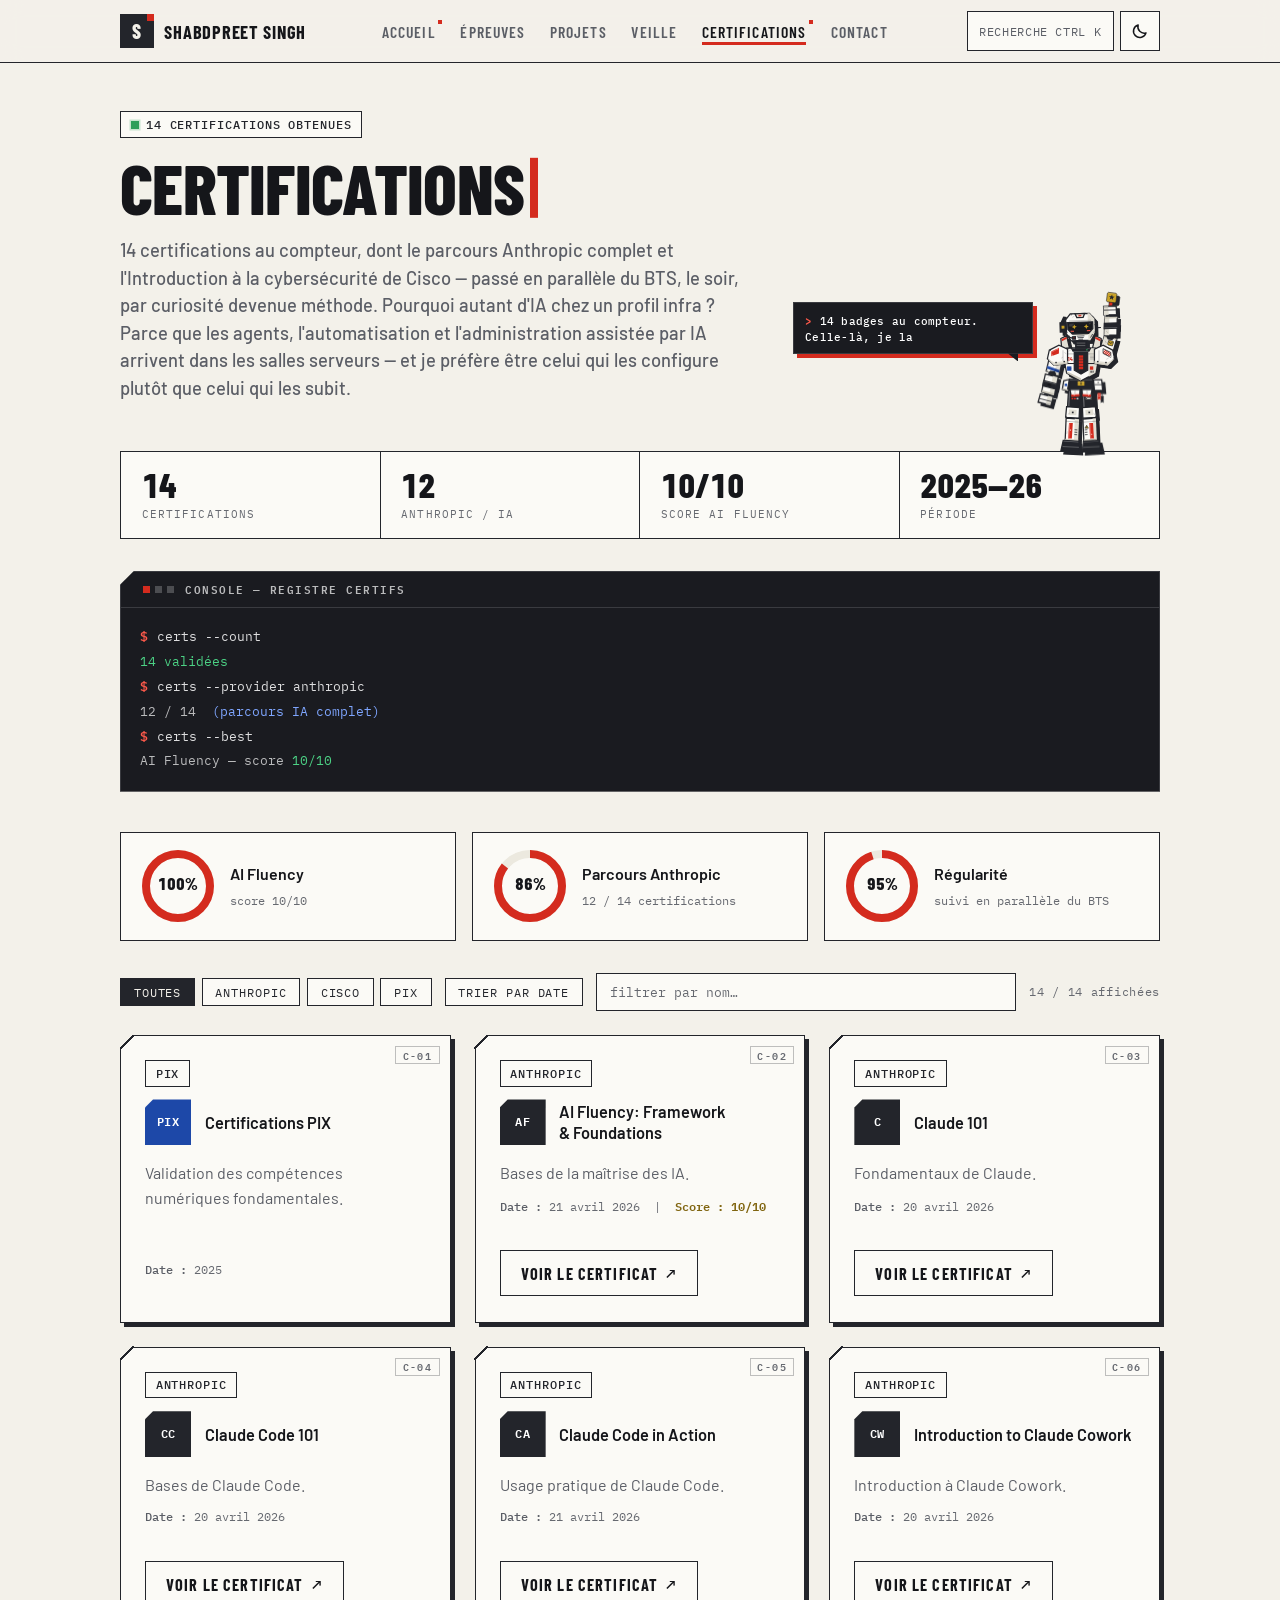
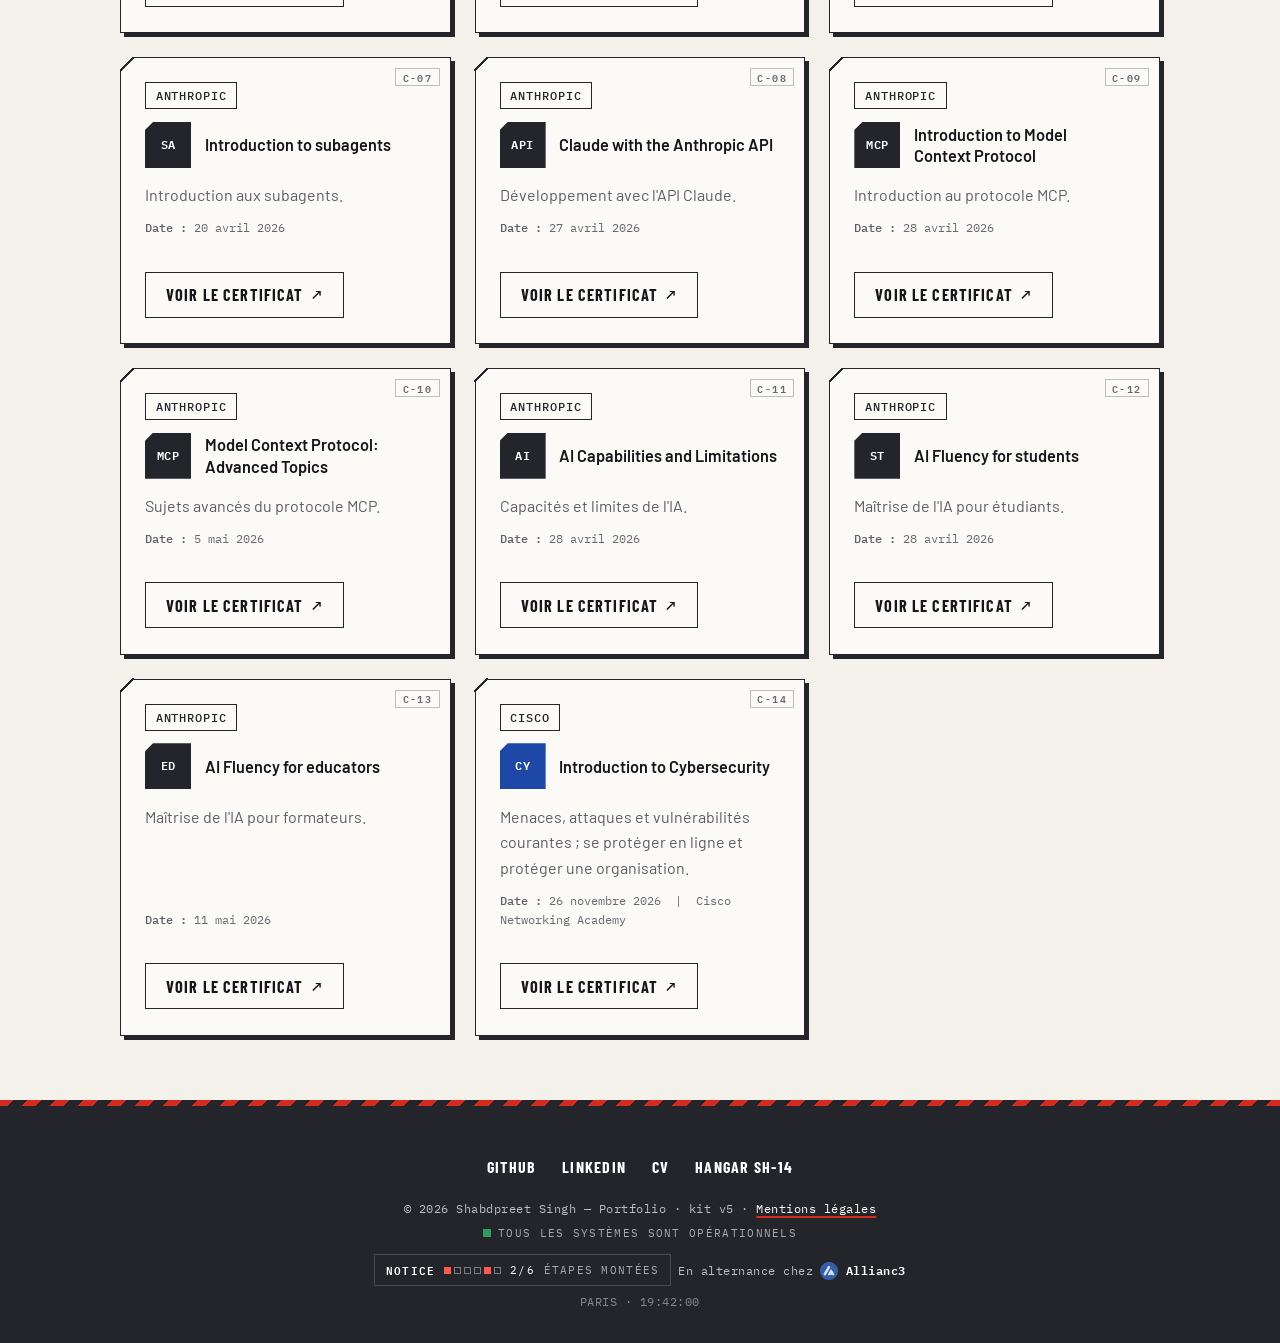
<file: certifs.html>
<!DOCTYPE html>
<html lang="fr">
<head>
    <meta charset="UTF-8">
    <meta name="viewport" content="width=device-width, initial-scale=1.0">
    <script>
    /* Avant le 1er rendu : thème sauvegardé (plus de flash clair en mode sombre),
       classe .js (sans JS, rien n'est caché), volet de transition si on arrive
       d'une autre page du kit. */
    (function (h) {
        h.classList.add('js');
        try {
            var t = localStorage.getItem('theme');
            if (!t && window.matchMedia) t = matchMedia('(prefers-color-scheme: dark)').matches ? 'dark' : 'light';
            if (t) h.setAttribute('data-theme', t);
            var n = sessionStorage.getItem('kit-nav');
            if (n) {
                sessionStorage.removeItem('kit-nav');
                if (!matchMedia('(prefers-reduced-motion: reduce)').matches) {
                    h.classList.add('shutter-in');
                    h.style.setProperty('--shutter-label', JSON.stringify(n));
                }
            }
        } catch (e) {}
    })(document.documentElement);
    </script>
    <title>Mes Certifications | Shabdpreet Singh</title>
    <meta name="description" content="Certifications de Shabdpreet Singh : parcours Anthropic Academy autour de l'IA et de Claude, Introduction à la cybersécurité (Cisco Networking Academy), PIX.">
    <link rel="preconnect" href="https://fonts.googleapis.com">
    <link rel="preconnect" href="https://fonts.gstatic.com" crossorigin>
    <link href="https://fonts.googleapis.com/css2?family=Barlow+Condensed:wght@600;700;800&family=Barlow:wght@400;500;600&family=IBM+Plex+Mono:wght@400;500;600&display=swap" rel="stylesheet">
    <link rel="canonical" href="https://shab14.github.io/Mon-Portfolio/certifs.html">
    <link rel="stylesheet" href="./style.css">
    <link rel="icon" type="image/svg+xml" href="./favicon.svg">
    <link rel="apple-touch-icon" href="./fichiers/icon-192.png">
    <meta property="og:type" content="website">
    <meta property="og:title" content="Certifications | Shabdpreet Singh">
    <meta property="og:description" content="Certifications IA et numériques de Shabdpreet Singh : parcours Anthropic complet, cybersécurité Cisco, PIX.">
    <meta name="theme-color" content="#D42B1E">

    <meta property="og:image" content="https://shab14.github.io/Mon-Portfolio/fichiers/og-image.png">
    <meta property="og:image:alt" content="SH-14, le robot pilote du portfolio, sur la plaque rouge du kit — Shabdpreet Singh, BTS SIO SISR en alternance chez ALLIANC3">
    <meta property="og:url" content="https://shab14.github.io/Mon-Portfolio/certifs.html">
    <meta property="og:image:width" content="1200">
    <meta property="og:image:height" content="630">
    <meta name="twitter:card" content="summary_large_image">
    <meta name="twitter:image" content="https://shab14.github.io/Mon-Portfolio/fichiers/og-image.png">
    <meta name="twitter:image:alt" content="SH-14, le robot pilote du portfolio, sur la plaque rouge du kit — Shabdpreet Singh, BTS SIO SISR en alternance chez ALLIANC3">
    <meta name="twitter:title" content="Certifications | Shabdpreet Singh">
    <meta name="twitter:description" content="Certifications IA et numériques de Shabdpreet Singh : parcours Anthropic complet, cybersécurité Cisco, PIX.">
    <link rel="manifest" href="./site.webmanifest">
</head>
<body>
    <a class="skip-link" href="#main">Aller au contenu</a>
    <div class="read-progress"></div>
    <nav>
        <div class="nav-container">
            <a href="./index.html" class="logo">
                <span class="logo-mark"><span class="lm-s">S</span><span class="lm-v" aria-hidden="true"></span></span>
                <span class="logo-text">Shabdpreet Singh</span>
            </a>
            <ul class="nav-links">
                <li><a href="./index.html">Accueil</a></li>
                <li><a href="./epreuve.html">Épreuves</a></li>
                <li><a href="./projet.html">Projets</a></li>
                <li><a href="./veille.html">Veille</a></li>
                <li><a href="./certifs.html">Certifications</a></li>
                <li><a href="./contact.html">Contact</a></li>
            </ul>
            <div class="nav-actions">
                <button class="icon-btn theme-toggle" id="themeToggle" type="button" aria-label="Basculer le thème clair/sombre" title="Thème clair/sombre">
                    <span class="moon" aria-hidden="true"><svg viewBox="0 0 24 24" fill="none" stroke="currentColor" stroke-width="2" stroke-linejoin="round"><path d="M20 14.5A8.5 8.5 0 0 1 9.5 4a8.5 8.5 0 1 0 10.5 10.5z"/></svg></span>
                    <span class="sun" aria-hidden="true"><svg viewBox="0 0 24 24" fill="none" stroke="currentColor" stroke-width="2" stroke-linecap="square"><rect x="8" y="8" width="8" height="8"/><path d="M12 2v3M12 19v3M2 12h3M19 12h3M4.9 4.9l2.1 2.1M17 17l2.1 2.1M4.9 19.1 7 17M17 7l2.1-2.1"/></svg></span>
                </button>
            </div>
        </div>
    </nav>

    <main id="main" data-pl-hello="check|Registre à jour. Filtre à volonté.">
        <span class="page-eyebrow"><span class="dot"></span> 14 certifications obtenues</span>
        <h1 data-tw>Certifications</h1>
        <p class="page-intro">14 certifications au compteur, dont le parcours Anthropic complet et l'Introduction à la cybersécurité de Cisco — passé en parallèle du BTS, le soir, par curiosité devenue méthode. Pourquoi autant d'IA chez un profil infra ? Parce que les agents, l'automatisation et l'administration assistée par IA arrivent dans les salles serveurs — et je préfère être celui qui les configure plutôt que celui qui les subit.</p>
        <div class="certs-summary">
            <div class="pl-badgehost" data-pilote="badge" aria-hidden="true"></div>
            <div class="stat"><strong data-count="14">14</strong><span>certifications</span></div>
            <div class="stat"><strong data-count="12">12</strong><span>Anthropic / IA</span></div>
            <div class="stat"><strong>10/10</strong><span>score AI Fluency</span></div>
            <div class="stat"><strong>2025—26</strong><span>période</span></div>
        </div>

        <div class="term reveal" aria-hidden="true" style="margin:0 0 2.5rem">
            <div class="term-head">
                <span class="term-dots"><i></i><i></i><i></i></span>
                <span class="term-title">console — registre certifs</span>
            </div>
            <div class="term-body">
                <p class="term-line"><span class="prompt">$</span>certs --count</p>
                <p class="term-line out"><span class="ok2">14 validées</span></p>
                <p class="term-line"><span class="prompt">$</span>certs --provider anthropic</p>
                <p class="term-line out">12 / 14 &nbsp;<span class="accent2">(parcours IA complet)</span></p>
                <p class="term-line"><span class="prompt">$</span>certs --best</p>
                <p class="term-line out">AI Fluency — score <span class="ok2">10/10</span></p>
            </div>
        </div>

        <div class="rings reveal">
            <div class="ring-item">
                <svg class="ring" viewBox="0 0 72 72" style="--c:201; --off:0">
                    <circle class="bg" cx="36" cy="36" r="32"/>
                    <circle class="fg" cx="36" cy="36" r="32"/>
                    <text class="ring-text" x="36" y="40">100%</text>
                </svg>
                <div class="meta"><strong>AI Fluency</strong><span>score 10/10</span></div>
            </div>
            <div class="ring-item">
                <svg class="ring" viewBox="0 0 72 72" style="--c:201; --off:29">
                    <circle class="bg" cx="36" cy="36" r="32"/>
                    <circle class="fg" cx="36" cy="36" r="32"/>
                    <text class="ring-text" x="36" y="40">86%</text>
                </svg>
                <div class="meta"><strong>Parcours Anthropic</strong><span>12 / 14 certifications</span></div>
            </div>
            <div class="ring-item">
                <svg class="ring" viewBox="0 0 72 72" style="--c:201; --off:10">
                    <circle class="bg" cx="36" cy="36" r="32"/>
                    <circle class="fg" cx="36" cy="36" r="32"/>
                    <text class="ring-text" x="36" y="40">95%</text>
                </svg>
                <div class="meta"><strong>Régularité</strong><span>suivi en parallèle du BTS</span></div>
            </div>
        </div>

        <div class="cert-filter reveal" role="region" aria-label="Filtrer les certifications">
            <div class="cert-filter-chips">
                <button class="chip is-active" data-filter="all" type="button">Toutes</button>
                <button class="chip" data-filter="anthropic" type="button">Anthropic</button>
                <button class="chip" data-filter="cisco" type="button">Cisco</button>
                <button class="chip" data-filter="pix" type="button">PIX</button>
            </div>
            <button class="chip cert-sort" data-dir="none" type="button" aria-label="Trier par date">Trier par date</button>
            <input type="text" class="cert-search" placeholder="filtrer par nom…" aria-label="Filtrer par nom" autocomplete="off" spellcheck="false">
            <span class="cert-count" aria-live="polite"></span>
        </div>

        <h2 class="sr-only">Liste des certifications</h2>
        <div class="grid">
            <div class="card cert-card reveal" data-i="1" data-part="C-01" data-provider="pix" data-date="2025-01-01">
                <span class="cert-pill">PIX</span>
                <div class="cert-top">
                    <div class="cert-badge">PIX</div>
                    <h3>Certifications PIX</h3>
                </div>
                <p>Validation des compétences numériques fondamentales.</p>
                <div class="cert-meta"><strong>Date :</strong> 2025</div>
            </div>
            <div class="card cert-card reveal" data-i="2" data-part="C-02" data-provider="anthropic" data-date="2026-04-21">
                <span class="cert-pill">Anthropic</span>
                <div class="cert-top">
                    <div class="cert-badge">AF</div>
                    <h3>AI Fluency: Framework & Foundations</h3>
                </div>
                <p>Bases de la maîtrise des IA.</p>
                <div class="cert-meta"><strong>Date :</strong> 21 avril 2026 &nbsp;|&nbsp; <span class="score">Score : 10/10</span></div>
                <a class="btn btn-outline cert-pdf" href="./fichiers/certifs/ai-fluency-framework-foundations.pdf" target="_blank" rel="noopener" aria-label="Voir le certificat AI Fluency: Framework & Foundations (PDF)">Voir le certificat <span class="arr">↗</span></a>
            </div>
            <div class="card cert-card reveal" data-i="3" data-part="C-03" data-provider="anthropic" data-date="2026-04-20">
                <span class="cert-pill">Anthropic</span>
                <div class="cert-top">
                    <div class="cert-badge">C</div>
                    <h3>Claude 101</h3>
                </div>
                <p>Fondamentaux de Claude.</p>
                <div class="cert-meta"><strong>Date :</strong> 20 avril 2026</div>
                <a class="btn btn-outline cert-pdf" href="./fichiers/certifs/claude-101.pdf" target="_blank" rel="noopener" aria-label="Voir le certificat Claude 101 (PDF)">Voir le certificat <span class="arr">↗</span></a>
            </div>
            <div class="card cert-card reveal" data-i="4" data-part="C-04" data-provider="anthropic" data-date="2026-04-20">
                <span class="cert-pill">Anthropic</span>
                <div class="cert-top">
                    <div class="cert-badge">CC</div>
                    <h3>Claude Code 101</h3>
                </div>
                <p>Bases de Claude Code.</p>
                <div class="cert-meta"><strong>Date :</strong> 20 avril 2026</div>
                <a class="btn btn-outline cert-pdf" href="./fichiers/certifs/claude-code-101.pdf" target="_blank" rel="noopener" aria-label="Voir le certificat Claude Code 101 (PDF)">Voir le certificat <span class="arr">↗</span></a>
            </div>
            <div class="card cert-card reveal" data-i="5" data-part="C-05" data-provider="anthropic" data-date="2026-04-21">
                <span class="cert-pill">Anthropic</span>
                <div class="cert-top">
                    <div class="cert-badge">CA</div>
                    <h3>Claude Code in Action</h3>
                </div>
                <p>Usage pratique de Claude Code.</p>
                <div class="cert-meta"><strong>Date :</strong> 21 avril 2026</div>
                <a class="btn btn-outline cert-pdf" href="./fichiers/certifs/claude-code-in-action.pdf" target="_blank" rel="noopener" aria-label="Voir le certificat Claude Code in Action (PDF)">Voir le certificat <span class="arr">↗</span></a>
            </div>
            <div class="card cert-card reveal" data-i="6" data-part="C-06" data-provider="anthropic" data-date="2026-04-20">
                <span class="cert-pill">Anthropic</span>
                <div class="cert-top">
                    <div class="cert-badge">CW</div>
                    <h3>Introduction to Claude Cowork</h3>
                </div>
                <p>Introduction à Claude Cowork.</p>
                <div class="cert-meta"><strong>Date :</strong> 20 avril 2026</div>
                <a class="btn btn-outline cert-pdf" href="./fichiers/certifs/introduction-claude-cowork.pdf" target="_blank" rel="noopener" aria-label="Voir le certificat Introduction to Claude Cowork (PDF)">Voir le certificat <span class="arr">↗</span></a>
            </div>
            <div class="card cert-card reveal" data-i="7" data-part="C-07" data-provider="anthropic" data-date="2026-04-20">
                <span class="cert-pill">Anthropic</span>
                <div class="cert-top">
                    <div class="cert-badge">SA</div>
                    <h3>Introduction to subagents</h3>
                </div>
                <p>Introduction aux subagents.</p>
                <div class="cert-meta"><strong>Date :</strong> 20 avril 2026</div>
                <a class="btn btn-outline cert-pdf" href="./fichiers/certifs/introduction-subagents.pdf" target="_blank" rel="noopener" aria-label="Voir le certificat Introduction to subagents (PDF)">Voir le certificat <span class="arr">↗</span></a>
            </div>
            <div class="card cert-card reveal" data-i="8" data-part="C-08" data-provider="anthropic" data-date="2026-04-27">
                <span class="cert-pill">Anthropic</span>
                <div class="cert-top">
                    <div class="cert-badge">API</div>
                    <h3>Claude with the Anthropic API</h3>
                </div>
                <p>Développement avec l'API Claude.</p>
                <div class="cert-meta"><strong>Date :</strong> 27 avril 2026</div>
                <a class="btn btn-outline cert-pdf" href="./fichiers/certifs/claude-with-the-anthropic-api.pdf" target="_blank" rel="noopener" aria-label="Voir le certificat Claude with the Anthropic API (PDF)">Voir le certificat <span class="arr">↗</span></a>
            </div>
            <div class="card cert-card reveal" data-i="9" data-part="C-09" data-provider="anthropic" data-date="2026-04-28">
                <span class="cert-pill">Anthropic</span>
                <div class="cert-top">
                    <div class="cert-badge">MCP</div>
                    <h3>Introduction to Model Context Protocol</h3>
                </div>
                <p>Introduction au protocole MCP.</p>
                <div class="cert-meta"><strong>Date :</strong> 28 avril 2026</div>
                <a class="btn btn-outline cert-pdf" href="./fichiers/certifs/introduction-model-context-protocol.pdf" target="_blank" rel="noopener" aria-label="Voir le certificat Introduction to Model Context Protocol (PDF)">Voir le certificat <span class="arr">↗</span></a>
            </div>
            <div class="card cert-card reveal" data-i="10" data-part="C-10" data-provider="anthropic" data-date="2026-05-05">
                <span class="cert-pill">Anthropic</span>
                <div class="cert-top">
                    <div class="cert-badge">MCP</div>
                    <h3>Model Context Protocol: Advanced Topics</h3>
                </div>
                <p>Sujets avancés du protocole MCP.</p>
                <div class="cert-meta"><strong>Date :</strong> 5 mai 2026</div>
                <a class="btn btn-outline cert-pdf" href="./fichiers/certifs/model-context-protocol-advanced.pdf" target="_blank" rel="noopener" aria-label="Voir le certificat Model Context Protocol: Advanced Topics (PDF)">Voir le certificat <span class="arr">↗</span></a>
            </div>
            <div class="card cert-card reveal" data-i="11" data-part="C-11" data-provider="anthropic" data-date="2026-04-28">
                <span class="cert-pill">Anthropic</span>
                <div class="cert-top">
                    <div class="cert-badge">AI</div>
                    <h3>AI Capabilities and Limitations</h3>
                </div>
                <p>Capacités et limites de l'IA.</p>
                <div class="cert-meta"><strong>Date :</strong> 28 avril 2026</div>
                <a class="btn btn-outline cert-pdf" href="./fichiers/certifs/ai-capabilities-limitations.pdf" target="_blank" rel="noopener" aria-label="Voir le certificat AI Capabilities and Limitations (PDF)">Voir le certificat <span class="arr">↗</span></a>
            </div>
            <div class="card cert-card reveal" data-i="12" data-part="C-12" data-provider="anthropic" data-date="2026-04-28">
                <span class="cert-pill">Anthropic</span>
                <div class="cert-top">
                    <div class="cert-badge">ST</div>
                    <h3>AI Fluency for students</h3>
                </div>
                <p>Maîtrise de l'IA pour étudiants.</p>
                <div class="cert-meta"><strong>Date :</strong> 28 avril 2026</div>
                <a class="btn btn-outline cert-pdf" href="./fichiers/certifs/ai-fluency-students.pdf" target="_blank" rel="noopener" aria-label="Voir le certificat AI Fluency for students (PDF)">Voir le certificat <span class="arr">↗</span></a>
            </div>
            <div class="card cert-card reveal" data-i="13" data-part="C-13" data-provider="anthropic" data-date="2026-05-11">
                <span class="cert-pill">Anthropic</span>
                <div class="cert-top">
                    <div class="cert-badge">ED</div>
                    <h3>AI Fluency for educators</h3>
                </div>
                <p>Maîtrise de l'IA pour formateurs.</p>
                <div class="cert-meta"><strong>Date :</strong> 11 mai 2026</div>
                <a class="btn btn-outline cert-pdf" href="./fichiers/certifs/ai-fluency-educators.pdf" target="_blank" rel="noopener" aria-label="Voir le certificat AI Fluency for educators (PDF)">Voir le certificat <span class="arr">↗</span></a>
            </div>
            <div class="card cert-card reveal" data-i="14" data-part="C-14" data-provider="cisco" data-date="2026-11-26">
                <span class="cert-pill">Cisco</span>
                <div class="cert-top">
                    <div class="cert-badge">CY</div>
                    <h3>Introduction to Cybersecurity</h3>
                </div>
                <p>Menaces, attaques et vulnérabilités courantes ; se protéger en ligne et protéger une organisation.</p>
                <div class="cert-meta"><strong>Date :</strong> 26 novembre 2026 &nbsp;|&nbsp; Cisco Networking Academy</div>
                <a class="btn btn-outline cert-pdf" href="./fichiers/certifs/cisco-introduction-cybersecurity.pdf" target="_blank" rel="noopener" aria-label="Voir le certificat Introduction to Cybersecurity (PDF)">Voir le certificat <span class="arr">↗</span></a>
            </div>
        </div>
    </main>

    <footer>
        <div class="footer-links">
            <a href="https://github.com/shab14" target="_blank" rel="noopener">GitHub</a>
            <a href="https://www.linkedin.com/in/shabdpreet-singh-401012376/" target="_blank" rel="noopener">LinkedIn</a>
            <a href="./fichiers/CV_Shabdpreet_Singh.pdf" download>CV</a>
            <a href="./hangar.html">Hangar SH-14</a>
        </div>
        <p>© 2026 Shabdpreet Singh — Portfolio · kit v5 · <a href="./mentions-legales.html">Mentions légales</a></p>
        <p class="footer-uptime"><span class="status-led"></span>Tous les systèmes sont opérationnels</p>
        <p class="footer-alt">En alternance chez <img class="footer-brand" src="./fichiers/allianc3-mark.png" alt="" width="18" height="18" loading="lazy"> <strong>Allianc3</strong></p>
        <p class="footer-clock" id="clock"></p>
    </footer>
    <div class="incident-toast" id="incidentToast" aria-hidden="true">Alerte simulée — <span class="ok2">tous systèmes rétablis ✓</span></div>
    <button class="scroll-top" id="scrollTop" type="button" aria-label="Remonter en haut">↑</button>
    <script src="./pilote.js"></script>
    <script src="./script.js"></script>
</body>
</html>
</file>
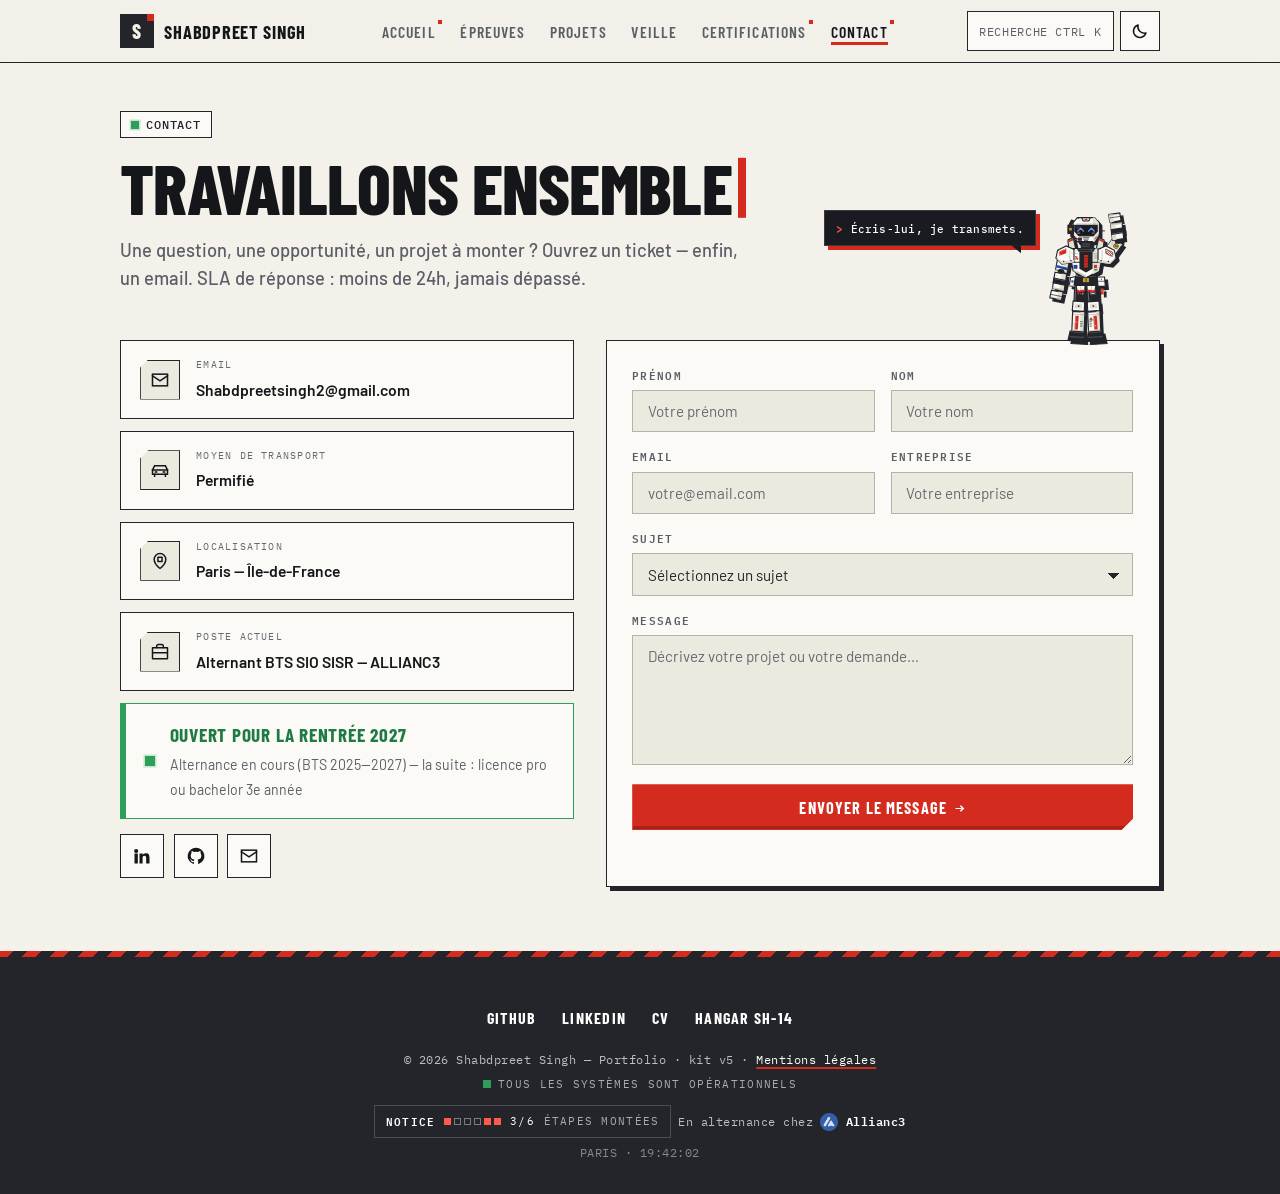
<file: contact.html>
<!DOCTYPE html>
<html lang="fr">
<head>
    <meta charset="UTF-8">
    <meta name="viewport" content="width=device-width, initial-scale=1.0">
    <script>
    /* Avant le 1er rendu : thème sauvegardé (plus de flash clair en mode sombre),
       classe .js (sans JS, rien n'est caché), volet de transition si on arrive
       d'une autre page du kit. */
    (function (h) {
        h.classList.add('js');
        try {
            var t = localStorage.getItem('theme');
            if (!t && window.matchMedia) t = matchMedia('(prefers-color-scheme: dark)').matches ? 'dark' : 'light';
            if (t) h.setAttribute('data-theme', t);
            var n = sessionStorage.getItem('kit-nav');
            if (n) {
                sessionStorage.removeItem('kit-nav');
                if (!matchMedia('(prefers-reduced-motion: reduce)').matches) {
                    h.classList.add('shutter-in');
                    h.style.setProperty('--shutter-label', JSON.stringify(n));
                }
            }
        } catch (e) {}
    })(document.documentElement);
    </script>
    <title>Contact | Shabdpreet Singh</title>
    <meta name="description" content="Contactez Shabdpreet Singh — BTS SIO SISR en alternance chez ALLIANC3. Ouvert aux opportunités pour la rentrée 2027 en supervision, réseaux et infrastructure.">
    <link rel="preconnect" href="https://fonts.googleapis.com">
    <link rel="preconnect" href="https://fonts.gstatic.com" crossorigin>
    <link href="https://fonts.googleapis.com/css2?family=Barlow+Condensed:wght@600;700;800&family=Barlow:wght@400;500;600&family=IBM+Plex+Mono:wght@400;500;600&display=swap" rel="stylesheet">
    <link rel="stylesheet" href="./style.css">
    <link rel="icon" type="image/svg+xml" href="./favicon.svg">
    <link rel="apple-touch-icon" href="./fichiers/icon-192.png">
    <link rel="canonical" href="https://shab14.github.io/Mon-Portfolio/contact.html">
    <meta property="og:type" content="website">
    <meta property="og:title" content="Contact | Shabdpreet Singh">
    <meta property="og:description" content="Travaillons ensemble — BTS SIO SISR en alternance, ouvert aux opportunités pour la rentrée 2027.">
    <meta name="theme-color" content="#D42B1E">
    <meta property="og:image" content="https://shab14.github.io/Mon-Portfolio/fichiers/og-image.png">
    <meta property="og:image:alt" content="SH-14, le robot pilote du portfolio, sur la plaque rouge du kit — Shabdpreet Singh, BTS SIO SISR en alternance chez ALLIANC3">
    <meta property="og:url" content="https://shab14.github.io/Mon-Portfolio/contact.html">
    <meta property="og:image:width" content="1200">
    <meta property="og:image:height" content="630">
    <meta name="twitter:card" content="summary_large_image">
    <meta name="twitter:image" content="https://shab14.github.io/Mon-Portfolio/fichiers/og-image.png">
    <meta name="twitter:image:alt" content="SH-14, le robot pilote du portfolio, sur la plaque rouge du kit — Shabdpreet Singh, BTS SIO SISR en alternance chez ALLIANC3">
    <meta name="twitter:title" content="Contact | Shabdpreet Singh">
    <meta name="twitter:description" content="Travaillons ensemble — BTS SIO SISR en alternance, ouvert aux opportunités pour la rentrée 2027.">
    <link rel="manifest" href="./site.webmanifest">
</head>
<body>
    <a class="skip-link" href="#main">Aller au contenu</a>
    <div class="read-progress"></div>
    <nav>
        <div class="nav-container">
            <a href="./index.html" class="logo">
                <span class="logo-mark"><span class="lm-s">S</span><span class="lm-v" aria-hidden="true"></span></span>
                <span class="logo-text">Shabdpreet Singh</span>
            </a>
            <ul class="nav-links">
                <li><a href="./index.html">Accueil</a></li>
                <li><a href="./epreuve.html">Épreuves</a></li>
                <li><a href="./projet.html">Projets</a></li>
                <li><a href="./veille.html">Veille</a></li>
                <li><a href="./certifs.html">Certifications</a></li>
                <li><a href="./contact.html" aria-current="page">Contact</a></li>
            </ul>
            <div class="nav-actions">
                <button class="icon-btn theme-toggle" id="themeToggle" type="button" aria-label="Basculer le thème clair/sombre" title="Thème clair/sombre">
                    <span class="moon" aria-hidden="true"><svg viewBox="0 0 24 24" fill="none" stroke="currentColor" stroke-width="2" stroke-linejoin="round"><path d="M20 14.5A8.5 8.5 0 0 1 9.5 4a8.5 8.5 0 1 0 10.5 10.5z"/></svg></span>
                    <span class="sun" aria-hidden="true"><svg viewBox="0 0 24 24" fill="none" stroke="currentColor" stroke-width="2" stroke-linecap="square"><rect x="8" y="8" width="8" height="8"/><path d="M12 2v3M12 19v3M2 12h3M19 12h3M4.9 4.9l2.1 2.1M17 17l2.1 2.1M4.9 19.1 7 17M17 7l2.1-2.1"/></svg></span>
                </button>
            </div>
        </div>
    </nav>

    <main id="main">
        <span class="page-eyebrow"><span class="dot"></span> Contact</span>
        <h1 data-tw>Travaillons ensemble</h1>
        <p class="page-intro">Une question, une opportunité, un projet à monter ? Ouvrez un ticket — enfin, un email. SLA de réponse : moins de 24h, jamais dépassé.</p>

        <div class="contact-layout">
            <!-- Colonne infos -->
            <div class="contact-info">
                <a class="contact-card reveal" href="mailto:Shabdpreetsingh2@gmail.com">
                    <span class="contact-ic" aria-hidden="true"><svg viewBox="0 0 24 24" fill="none" stroke="currentColor" stroke-width="1.8" stroke-linecap="square" stroke-linejoin="miter"><rect x="3" y="5" width="18" height="14"/><path d="m3 7 9 6 9-6"/></svg></span>
                    <div class="contact-meta">
                        <span class="contact-label">Email</span>
                        <strong class="contact-value">Shabdpreetsingh2@gmail.com</strong>
                    </div>
                </a>

                <div class="contact-card reveal">
                    <span class="contact-ic" aria-hidden="true"><svg viewBox="0 0 24 24" fill="none" stroke="currentColor" stroke-width="1.8" stroke-linecap="square" stroke-linejoin="miter"><path d="M3 17v-5l2.5-5h13L21 12v5z"/><path d="M3 12h18"/><path d="M5.5 17v2.5M18.5 17v2.5M6.5 14.5h1.5M16 14.5h1.5"/></svg></span>
                    <div class="contact-meta">
                        <span class="contact-label">Moyen de transport</span>
                        <strong class="contact-value">Permifié</strong>
                    </div>
                </div>

                <div class="contact-card reveal">
                    <span class="contact-ic" aria-hidden="true"><svg viewBox="0 0 24 24" fill="none" stroke="currentColor" stroke-width="1.8" stroke-linecap="round" stroke-linejoin="round"><path d="M12 21s-7-5.2-7-11a7 7 0 0 1 14 0c0 5.8-7 11-7 11z"/><rect x="9.5" y="7.5" width="5" height="5"/></svg></span>
                    <div class="contact-meta">
                        <span class="contact-label">Localisation</span>
                        <strong class="contact-value">Paris — Île-de-France</strong>
                    </div>
                </div>

                <div class="contact-card reveal">
                    <span class="contact-ic" aria-hidden="true"><svg viewBox="0 0 24 24" fill="none" stroke="currentColor" stroke-width="1.8" stroke-linecap="round" stroke-linejoin="round"><rect x="3" y="7" width="18" height="13"/><path d="M8 7V5a2 2 0 0 1 2-2h4a2 2 0 0 1 2 2v2M3 13h18"/></svg></span>
                    <div class="contact-meta">
                        <span class="contact-label">Poste actuel</span>
                        <strong class="contact-value">Alternant BTS SIO SISR — ALLIANC3</strong>
                    </div>
                </div>

                <div class="contact-avail reveal">
                    <span class="avail-led" aria-hidden="true"></span>
                    <div>
                        <strong>Ouvert pour la rentrée 2027</strong>
                        <span>Alternance en cours (BTS 2025—2027) — la suite&nbsp;: licence pro ou bachelor 3e année</span>
                    </div>
                </div>

                <div class="contact-socials reveal">
                    <a href="https://www.linkedin.com/in/shabdpreet-singh-401012376/" target="_blank" rel="noopener" class="contact-soc" aria-label="LinkedIn" title="LinkedIn"><svg viewBox="0 0 24 24" fill="currentColor"><path d="M4.98 3.5A2.5 2.5 0 1 0 5 8.5a2.5 2.5 0 0 0-.02-5zM3 9h4v12H3zM9 9h3.8v1.7h.05c.53-1 1.83-2.05 3.77-2.05C20.4 8.65 21 11.06 21 14.2V21h-4v-6c0-1.43-.03-3.27-2-3.27-2 0-2.3 1.56-2.3 3.17V21H9z"/></svg></a>
                    <a href="https://github.com/shab14" target="_blank" rel="noopener" class="contact-soc" aria-label="GitHub" title="GitHub"><svg viewBox="0 0 24 24" fill="currentColor"><path d="M12 2a10 10 0 0 0-3.16 19.49c.5.09.68-.22.68-.48v-1.7c-2.78.6-3.37-1.34-3.37-1.34-.45-1.16-1.11-1.47-1.11-1.47-.91-.62.07-.6.07-.6 1 .07 1.53 1.03 1.53 1.03.9 1.53 2.36 1.09 2.94.83.09-.65.35-1.09.63-1.34-2.22-.25-4.55-1.11-4.55-4.94 0-1.09.39-1.98 1.03-2.68-.1-.25-.45-1.27.1-2.65 0 0 .84-.27 2.75 1.02a9.5 9.5 0 0 1 5 0c1.91-1.29 2.75-1.02 2.75-1.02.55 1.38.2 2.4.1 2.65.64.7 1.03 1.59 1.03 2.68 0 3.84-2.34 4.69-4.57 4.94.36.31.68.92.68 1.85v2.74c0 .27.18.58.69.48A10 10 0 0 0 12 2z"/></svg></a>
                    <a href="mailto:Shabdpreetsingh2@gmail.com" class="contact-soc" aria-label="Email" title="Email"><svg viewBox="0 0 24 24" fill="none" stroke="currentColor" stroke-width="1.8" stroke-linecap="square" stroke-linejoin="miter"><rect x="3" y="5" width="18" height="14"/><path d="m3 7 9 6 9-6"/></svg></a>
                </div>
            </div>

            <!-- Colonne formulaire -->
            <form class="contact-form reveal" id="contactForm" novalidate>
                <div class="pl-hello" data-pilote="hello" aria-hidden="true"></div>
                <div class="form-row">
                    <div class="field">
                        <label for="cf-prenom">Prénom</label>
                        <input type="text" id="cf-prenom" name="prenom" placeholder="Votre prénom" autocomplete="given-name" required>
                    </div>
                    <div class="field">
                        <label for="cf-nom">Nom</label>
                        <input type="text" id="cf-nom" name="nom" placeholder="Votre nom" autocomplete="family-name" required>
                    </div>
                </div>

                <div class="form-row">
                    <div class="field">
                        <label for="cf-email">Email</label>
                        <input type="email" id="cf-email" name="email" placeholder="votre@email.com" autocomplete="email" required>
                    </div>
                    <div class="field">
                        <label for="cf-entreprise">Entreprise</label>
                        <input type="text" id="cf-entreprise" name="entreprise" placeholder="Votre entreprise" autocomplete="organization">
                    </div>
                </div>

                <div class="field">
                    <label for="cf-sujet">Sujet</label>
                    <select id="cf-sujet" name="sujet" required>
                        <option value="" disabled selected>Sélectionnez un sujet</option>
                        <option>Proposition d'alternance</option>
                        <option>Proposition de stage</option>
                        <option>Opportunité / recrutement</option>
                        <option>Question sur un projet</option>
                        <option>Autre</option>
                    </select>
                </div>

                <div class="field">
                    <label for="cf-message">Message</label>
                    <textarea id="cf-message" name="message" rows="5" placeholder="Décrivez votre projet ou votre demande…" required></textarea>
                </div>

                <button type="submit" class="btn btn-primary contact-submit">
                    Envoyer le message <span class="arr" aria-hidden="true">→</span>
                </button>
                <p class="form-status" id="formStatus" role="status" aria-live="polite"></p>
                <noscript><p class="form-note">JavaScript désactivé — écrivez directement à <a href="mailto:Shabdpreetsingh2@gmail.com">Shabdpreetsingh2@gmail.com</a>.</p></noscript>
            </form>
        </div>
    </main>

    <footer>
        <div class="footer-links">
            <a href="https://github.com/shab14" target="_blank" rel="noopener">GitHub</a>
            <a href="https://www.linkedin.com/in/shabdpreet-singh-401012376/" target="_blank" rel="noopener">LinkedIn</a>
            <a href="./fichiers/CV_Shabdpreet_Singh.pdf" download>CV</a>
            <a href="./hangar.html">Hangar SH-14</a>
        </div>
        <p>© 2026 Shabdpreet Singh — Portfolio · kit v5 · <a href="./mentions-legales.html">Mentions légales</a></p>
        <p class="footer-uptime"><span class="status-led"></span>Tous les systèmes sont opérationnels</p>
        <p class="footer-alt">En alternance chez <img class="footer-brand" src="./fichiers/allianc3-mark.png" alt="" width="18" height="18" loading="lazy"> <strong>Allianc3</strong></p>
        <p class="footer-clock" id="clock"></p>
    </footer>
    <div class="incident-toast" id="incidentToast" aria-hidden="true">Alerte simulée — <span class="ok2">tous systèmes rétablis ✓</span></div>
    <button class="scroll-top" id="scrollTop" type="button" aria-label="Remonter en haut">↑</button>
    <script src="./pilote.js"></script>
    <script src="./script.js"></script>
</body>
</html>
</file>
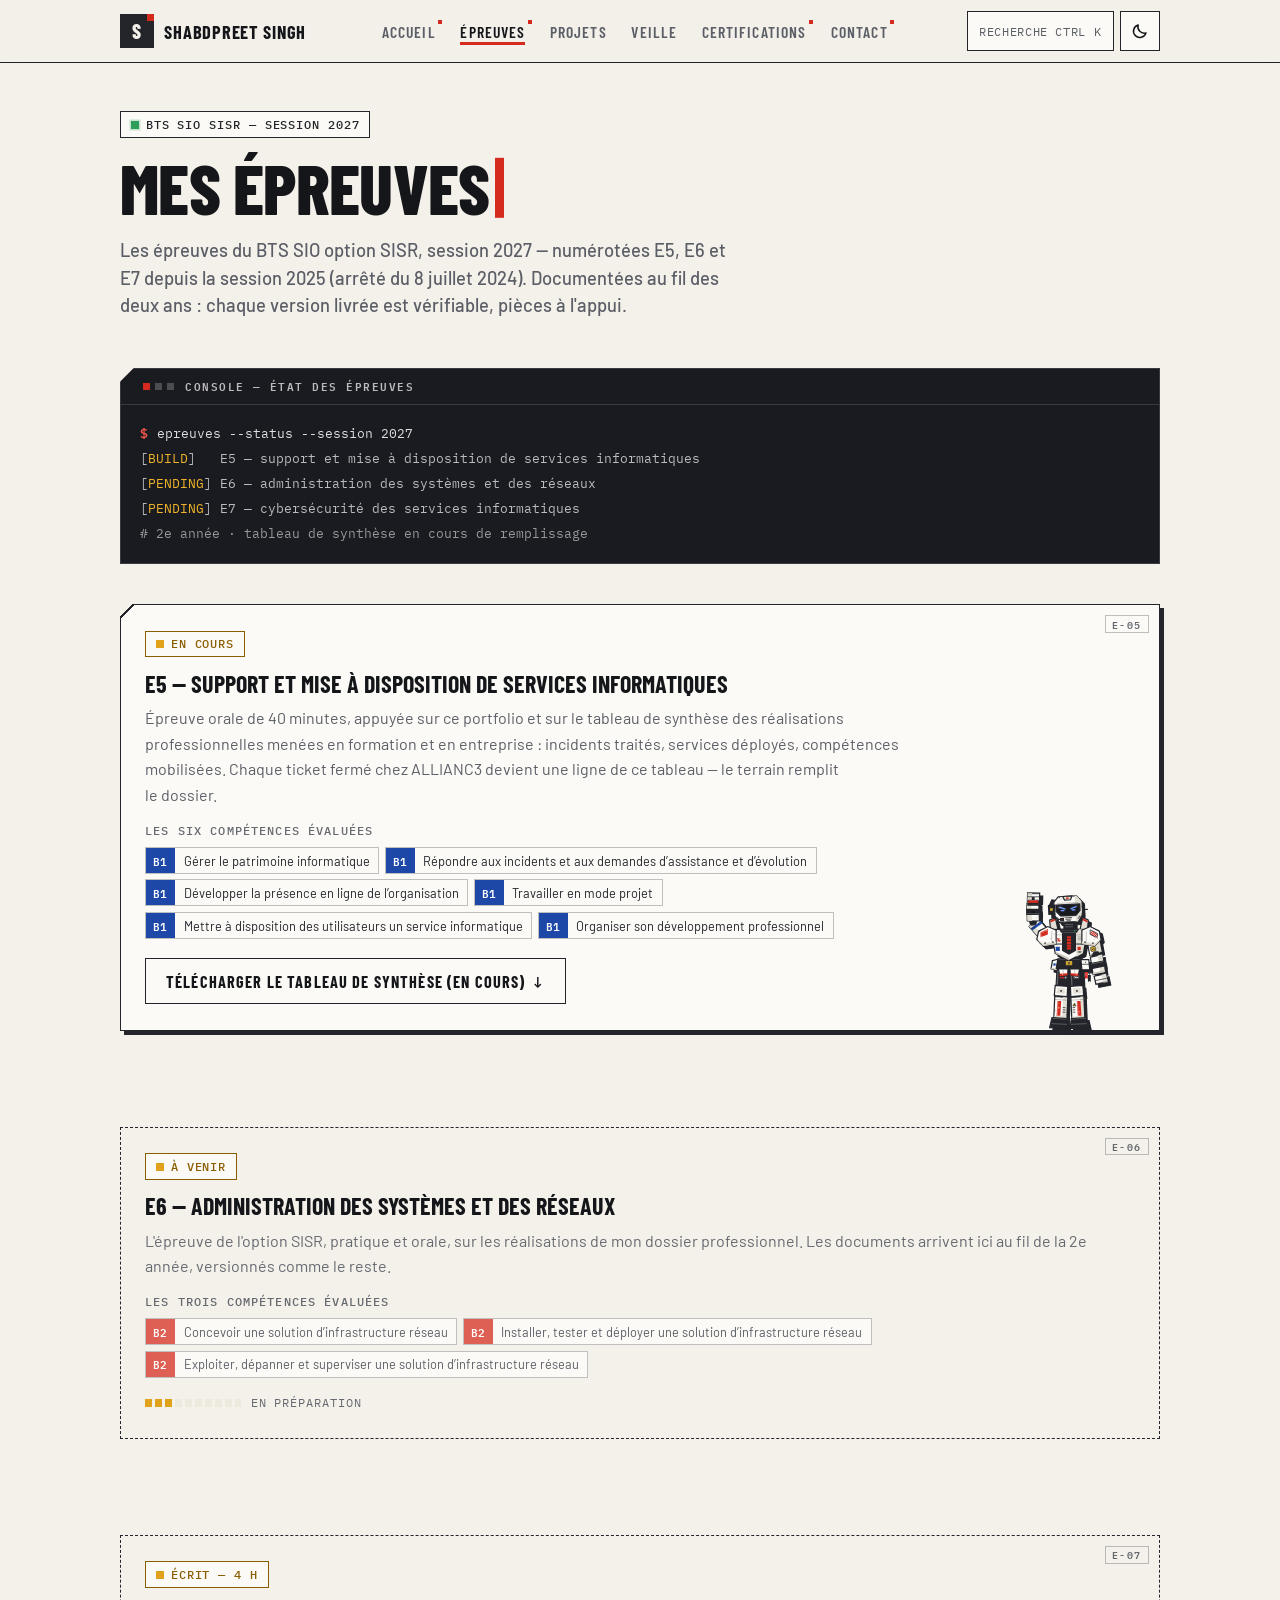
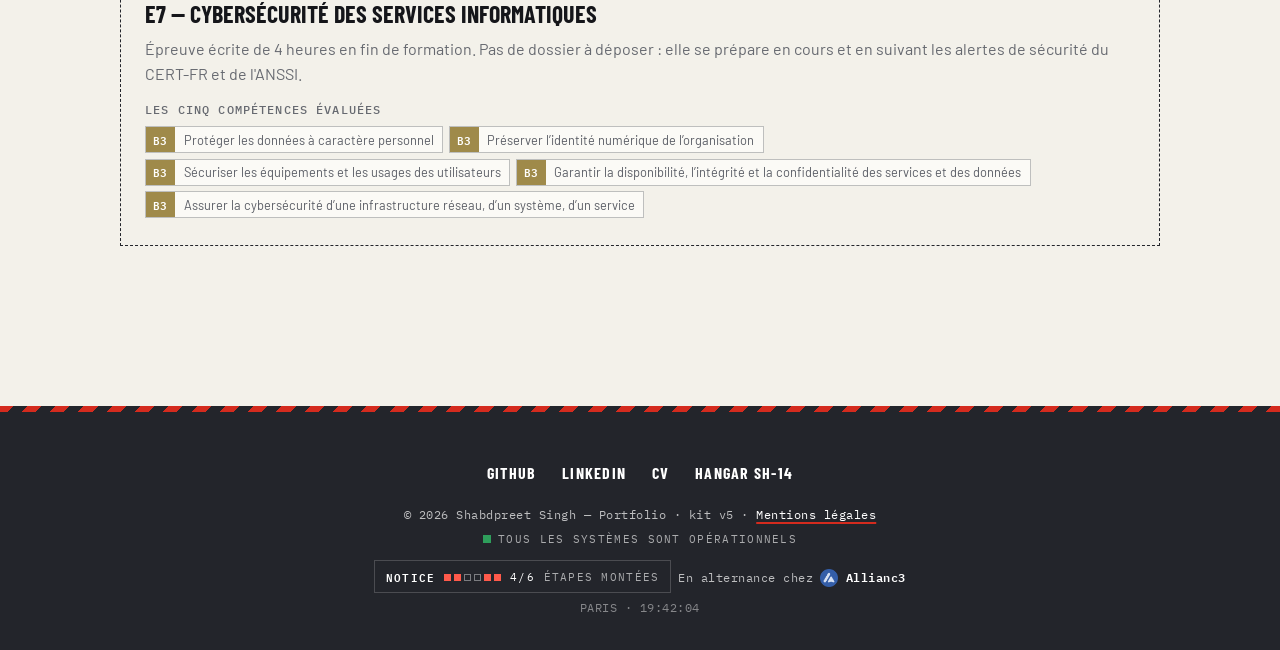
<file: epreuve.html>
<!DOCTYPE html>
<html lang="fr">
<head>
    <meta charset="UTF-8">
    <meta name="viewport" content="width=device-width, initial-scale=1.0">
    <script>
    /* Avant le 1er rendu : thème sauvegardé (plus de flash clair en mode sombre),
       classe .js (sans JS, rien n'est caché), volet de transition si on arrive
       d'une autre page du kit. */
    (function (h) {
        h.classList.add('js');
        try {
            var t = localStorage.getItem('theme');
            if (!t && window.matchMedia) t = matchMedia('(prefers-color-scheme: dark)').matches ? 'dark' : 'light';
            if (t) h.setAttribute('data-theme', t);
            var n = sessionStorage.getItem('kit-nav');
            if (n) {
                sessionStorage.removeItem('kit-nav');
                if (!matchMedia('(prefers-reduced-motion: reduce)').matches) {
                    h.classList.add('shutter-in');
                    h.style.setProperty('--shutter-label', JSON.stringify(n));
                }
            }
        } catch (e) {}
    })(document.documentElement);
    </script>
    <title>Mes Épreuves | Shabdpreet Singh</title>
    <meta name="description" content="Épreuves du BTS SIO SISR de Shabdpreet Singh, session 2027 : E5 support et mise à disposition de services informatiques, E6 administration des systèmes et des réseaux, E7 cybersécurité.">
    <link rel="preconnect" href="https://fonts.googleapis.com">
    <link rel="preconnect" href="https://fonts.gstatic.com" crossorigin>
    <link href="https://fonts.googleapis.com/css2?family=Barlow+Condensed:wght@600;700;800&family=Barlow:wght@400;500;600&family=IBM+Plex+Mono:wght@400;500;600&display=swap" rel="stylesheet">
    <link rel="stylesheet" href="./style.css">
    <link rel="icon" type="image/svg+xml" href="./favicon.svg">
    <link rel="apple-touch-icon" href="./fichiers/icon-192.png">
    <link rel="canonical" href="https://shab14.github.io/Mon-Portfolio/epreuve.html">
    <meta property="og:type" content="website">
    <meta property="og:title" content="Mes Épreuves | Shabdpreet Singh">
    <meta property="og:description" content="Les épreuves E5, E6 et E7 du BTS SIO SISR de Shabdpreet Singh, session 2027.">
    <meta name="theme-color" content="#D42B1E">

    <meta property="og:image" content="https://shab14.github.io/Mon-Portfolio/fichiers/og-image.png">
    <meta property="og:image:alt" content="SH-14, le robot pilote du portfolio, sur la plaque rouge du kit — Shabdpreet Singh, BTS SIO SISR en alternance chez ALLIANC3">
    <meta property="og:url" content="https://shab14.github.io/Mon-Portfolio/epreuve.html">
    <meta property="og:image:width" content="1200">
    <meta property="og:image:height" content="630">
    <meta name="twitter:card" content="summary_large_image">
    <meta name="twitter:image" content="https://shab14.github.io/Mon-Portfolio/fichiers/og-image.png">
    <meta name="twitter:image:alt" content="SH-14, le robot pilote du portfolio, sur la plaque rouge du kit — Shabdpreet Singh, BTS SIO SISR en alternance chez ALLIANC3">
    <meta name="twitter:title" content="Mes Épreuves | Shabdpreet Singh">
    <meta name="twitter:description" content="Les épreuves E5, E6 et E7 du BTS SIO SISR de Shabdpreet Singh, session 2027.">
    <link rel="manifest" href="./site.webmanifest">
</head>
<body>
    <a class="skip-link" href="#main">Aller au contenu</a>
    <div class="read-progress"></div>
    <nav>
        <div class="nav-container">
            <a href="./index.html" class="logo">
                <span class="logo-mark"><span class="lm-s">S</span><span class="lm-v" aria-hidden="true"></span></span>
                <span class="logo-text">Shabdpreet Singh</span>
            </a>
            <ul class="nav-links">
                <li><a href="./index.html">Accueil</a></li>
                <li><a href="./epreuve.html">Épreuves</a></li>
                <li><a href="./projet.html">Projets</a></li>
                <li><a href="./veille.html">Veille</a></li>
                <li><a href="./certifs.html">Certifications</a></li>
                <li><a href="./contact.html">Contact</a></li>
            </ul>
            <div class="nav-actions">
                <button class="icon-btn theme-toggle" id="themeToggle" type="button" aria-label="Basculer le thème clair/sombre" title="Thème clair/sombre">
                    <span class="moon" aria-hidden="true"><svg viewBox="0 0 24 24" fill="none" stroke="currentColor" stroke-width="2" stroke-linejoin="round"><path d="M20 14.5A8.5 8.5 0 0 1 9.5 4a8.5 8.5 0 1 0 10.5 10.5z"/></svg></span>
                    <span class="sun" aria-hidden="true"><svg viewBox="0 0 24 24" fill="none" stroke="currentColor" stroke-width="2" stroke-linecap="square"><rect x="8" y="8" width="8" height="8"/><path d="M12 2v3M12 19v3M2 12h3M19 12h3M4.9 4.9l2.1 2.1M17 17l2.1 2.1M4.9 19.1 7 17M17 7l2.1-2.1"/></svg></span>
                </button>
            </div>
        </div>
    </nav>

    <main id="main" data-pl-hello="focus|E5 en cours. E6 et E7 en build, je surveille.">
        <span class="page-eyebrow"><span class="dot"></span> BTS SIO SISR — session 2027</span>
        <h1 data-tw>Mes Épreuves</h1>
        <p class="page-intro">Les épreuves du BTS SIO option SISR, session 2027 — numérotées E5, E6 et E7 depuis la session 2025 (arrêté du 8 juillet 2024). Documentées au fil des deux ans&nbsp;: chaque version livrée est vérifiable, pièces à l'appui.</p>

        <div class="term reveal" aria-hidden="true" style="margin-bottom:2.5rem">
            <div class="term-head">
                <span class="term-dots"><i></i><i></i><i></i></span>
                <span class="term-title">console — état des épreuves</span>
            </div>
            <div class="term-body">
                <p class="term-line"><span class="prompt">$</span>epreuves --status --session 2027</p>
                <p class="term-line out">[<span class="warn2">BUILD</span>]   E5 — support et mise à disposition de services informatiques</p>
                <p class="term-line out">[<span class="warn2">PENDING</span>] E6 — administration des systèmes et des réseaux</p>
                <p class="term-line out">[<span class="warn2">PENDING</span>] E7 — cybersécurité des services informatiques</p>
                <p class="term-line comment"># 2e année · tableau de synthèse en cours de remplissage</p>
            </div>
        </div>

        <section class="card has-inspector reveal" data-i="1" data-part="E-05">
            <span class="epreuve-status pending"><span class="status-led warn"></span>En cours</span>
            <h2>E5 — Support et mise à disposition de services informatiques</h2>
            <p>Épreuve orale de 40 minutes, appuyée sur ce portfolio et sur le tableau de synthèse des réalisations professionnelles menées en formation et en entreprise : incidents traités, services déployés, compétences mobilisées. Chaque ticket fermé chez ALLIANC3 devient une ligne de ce tableau — le terrain remplit le dossier.</p>
            <div class="ref-skills">
              <span class="ref-skills-k">Les six compétences évaluées</span>
              <ul class="ref-chips" aria-label="Les six compétences évaluées">
                <li tabindex="0" data-bloc="B1"><b title="Bloc 1 — Support et mise à disposition de services informatiques (E5)">B1</b><span>Gérer le patrimoine informatique</span></li>
                <li tabindex="0" data-bloc="B1"><b title="Bloc 1 — Support et mise à disposition de services informatiques (E5)">B1</b><span>Répondre aux incidents et aux demandes d’assistance et d’évolution</span></li>
                <li tabindex="0" data-bloc="B1"><b title="Bloc 1 — Support et mise à disposition de services informatiques (E5)">B1</b><span>Développer la présence en ligne de l’organisation</span></li>
                <li tabindex="0" data-bloc="B1"><b title="Bloc 1 — Support et mise à disposition de services informatiques (E5)">B1</b><span>Travailler en mode projet</span></li>
                <li tabindex="0" data-bloc="B1"><b title="Bloc 1 — Support et mise à disposition de services informatiques (E5)">B1</b><span>Mettre à disposition des utilisateurs un service informatique</span></li>
                <li tabindex="0" data-bloc="B1"><b title="Bloc 1 — Support et mise à disposition de services informatiques (E5)">B1</b><span>Organiser son développement professionnel</span></li>
              </ul>
            </div>
            <a href="./fichiers/Tableau_synthese_E5_BTS_SIO.xlsx" class="btn btn-outline" download>Télécharger le tableau de synthèse (en cours) <span class="arr">↓</span></a>
            <div class="pl-inspect" data-pilote="stamp" aria-hidden="true"></div>
        </section>

        <section class="card is-placeholder reveal" data-i="2" data-part="E-06">
            <span class="epreuve-status pending"><span class="status-led warn"></span>À venir</span>
            <h2>E6 — Administration des systèmes et des réseaux</h2>
            <p>L'épreuve de l'option SISR, pratique et orale, sur les réalisations de mon dossier professionnel. Les documents arrivent ici au fil de la 2e année, versionnés comme le reste.</p>
            <div class="ref-skills">
              <span class="ref-skills-k">Les trois compétences évaluées</span>
              <ul class="ref-chips" aria-label="Les trois compétences évaluées">
                <li tabindex="0" data-bloc="B2"><b title="Bloc 2 — Administration des systèmes et des réseaux (E6)">B2</b><span>Concevoir une solution d’infrastructure réseau</span></li>
                <li tabindex="0" data-bloc="B2"><b title="Bloc 2 — Administration des systèmes et des réseaux (E6)">B2</b><span>Installer, tester et déployer une solution d’infrastructure réseau</span></li>
                <li tabindex="0" data-bloc="B2"><b title="Bloc 2 — Administration des systèmes et des réseaux (E6)">B2</b><span>Exploiter, dépanner et superviser une solution d’infrastructure réseau</span></li>
              </ul>
            </div>
            <div class="placeholder-progress"><div class="bar"><i></i></div> en préparation</div>
        </section>

        <section class="card is-placeholder reveal" data-i="3" data-part="E-07">
            <span class="epreuve-status pending"><span class="status-led warn"></span>Écrit — 4 h</span>
            <h2>E7 — Cybersécurité des services informatiques</h2>
            <p>Épreuve écrite de 4 heures en fin de formation. Pas de dossier à déposer&nbsp;: elle se prépare en cours et en suivant les alertes de sécurité du CERT-FR et de l'ANSSI.</p>
            <div class="ref-skills">
              <span class="ref-skills-k">Les cinq compétences évaluées</span>
              <ul class="ref-chips" aria-label="Les cinq compétences évaluées">
                <li tabindex="0" data-bloc="B3"><b title="Bloc 3 — Cybersécurité des services informatiques (E7)">B3</b><span>Protéger les données à caractère personnel</span></li>
                <li tabindex="0" data-bloc="B3"><b title="Bloc 3 — Cybersécurité des services informatiques (E7)">B3</b><span>Préserver l’identité numérique de l’organisation</span></li>
                <li tabindex="0" data-bloc="B3"><b title="Bloc 3 — Cybersécurité des services informatiques (E7)">B3</b><span>Sécuriser les équipements et les usages des utilisateurs</span></li>
                <li tabindex="0" data-bloc="B3"><b title="Bloc 3 — Cybersécurité des services informatiques (E7)">B3</b><span>Garantir la disponibilité, l’intégrité et la confidentialité des services et des données</span></li>
                <li tabindex="0" data-bloc="B3"><b title="Bloc 3 — Cybersécurité des services informatiques (E7)">B3</b><span>Assurer la cybersécurité d’une infrastructure réseau, d’un système, d’un service</span></li>
              </ul>
            </div>
        </section>
    </main>

    <footer>
        <div class="footer-links">
            <a href="https://github.com/shab14" target="_blank" rel="noopener">GitHub</a>
            <a href="https://www.linkedin.com/in/shabdpreet-singh-401012376/" target="_blank" rel="noopener">LinkedIn</a>
            <a href="./fichiers/CV_Shabdpreet_Singh.pdf" download>CV</a>
            <a href="./hangar.html">Hangar SH-14</a>
        </div>
        <p>© 2026 Shabdpreet Singh — Portfolio · kit v5 · <a href="./mentions-legales.html">Mentions légales</a></p>
        <p class="footer-uptime"><span class="status-led"></span>Tous les systèmes sont opérationnels</p>
        <p class="footer-alt">En alternance chez <img class="footer-brand" src="./fichiers/allianc3-mark.png" alt="" width="18" height="18" loading="lazy"> <strong>Allianc3</strong></p>
        <p class="footer-clock" id="clock"></p>
    </footer>
    <div class="incident-toast" id="incidentToast" aria-hidden="true">Alerte simulée — <span class="ok2">tous systèmes rétablis ✓</span></div>
    <button class="scroll-top" id="scrollTop" type="button" aria-label="Remonter en haut">↑</button>
    <script src="./pilote.js"></script>
    <script src="./script.js"></script>
</body>
</html>
</file>
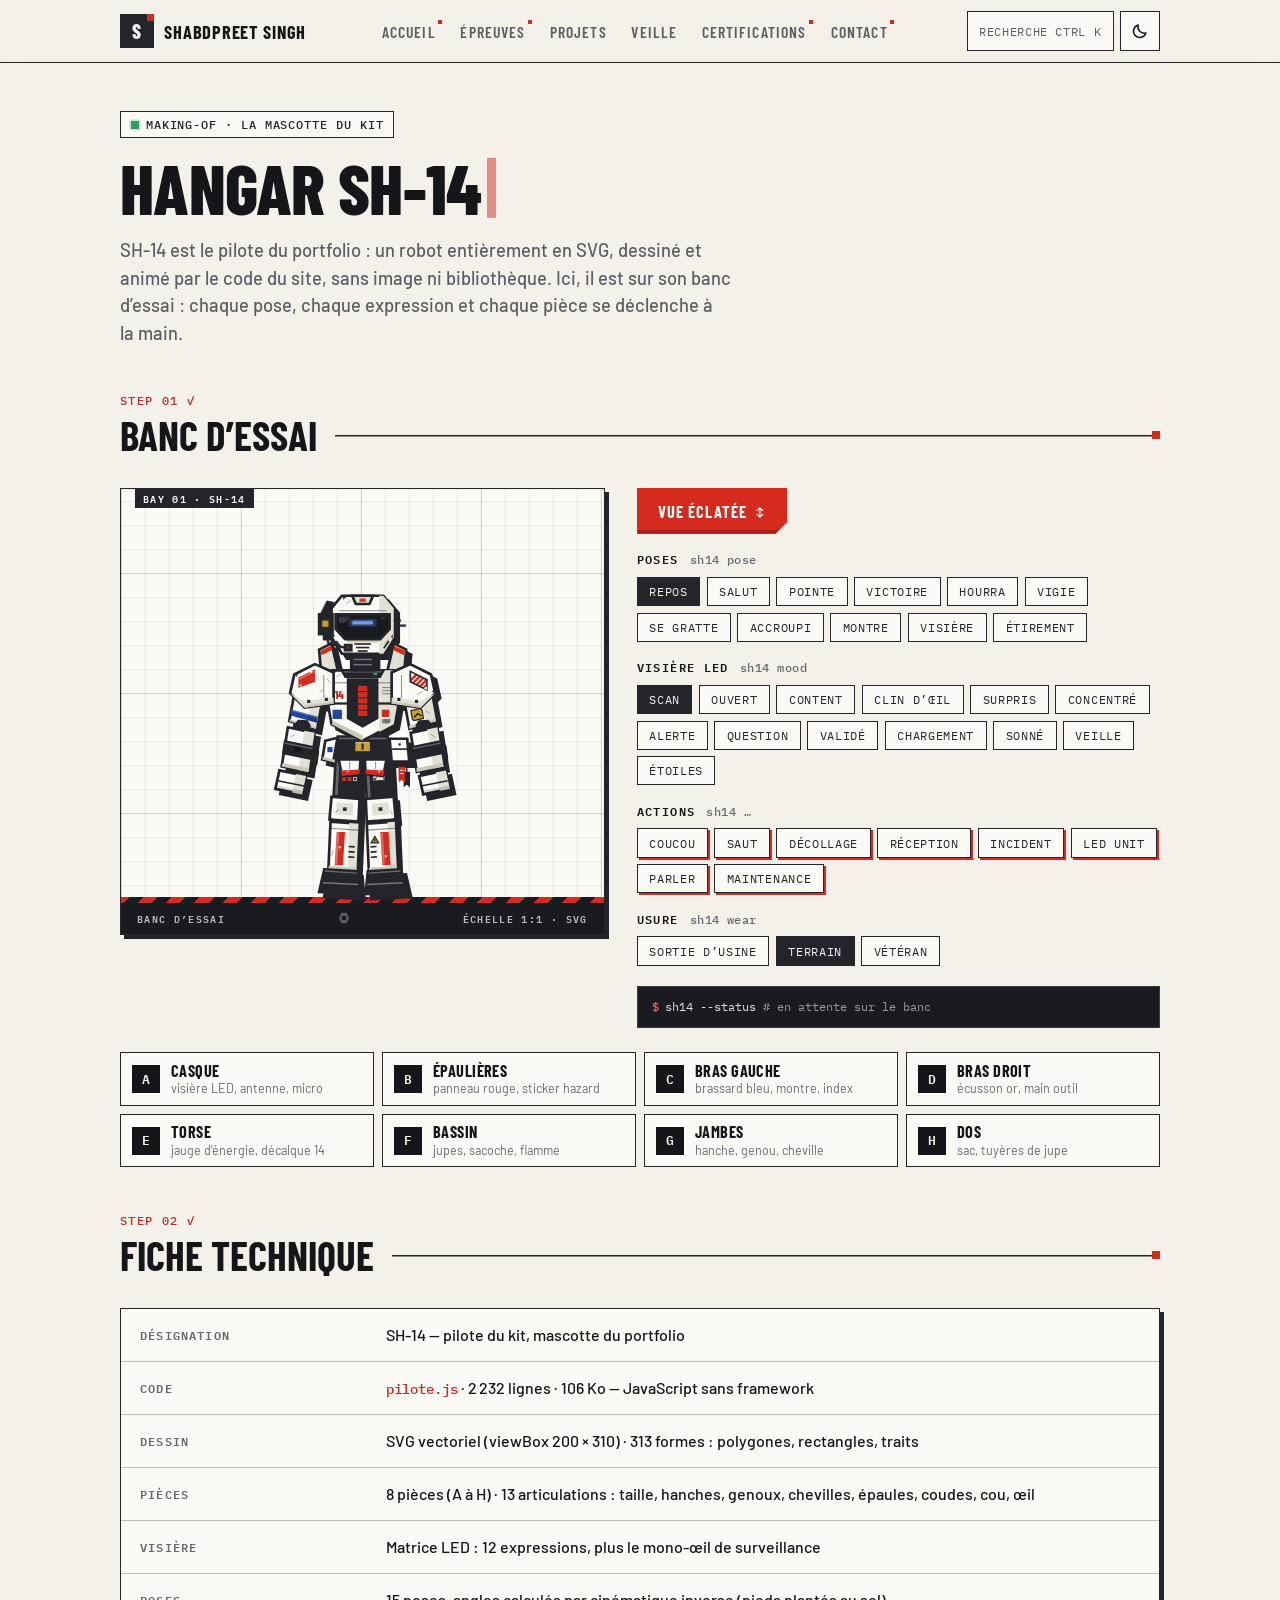
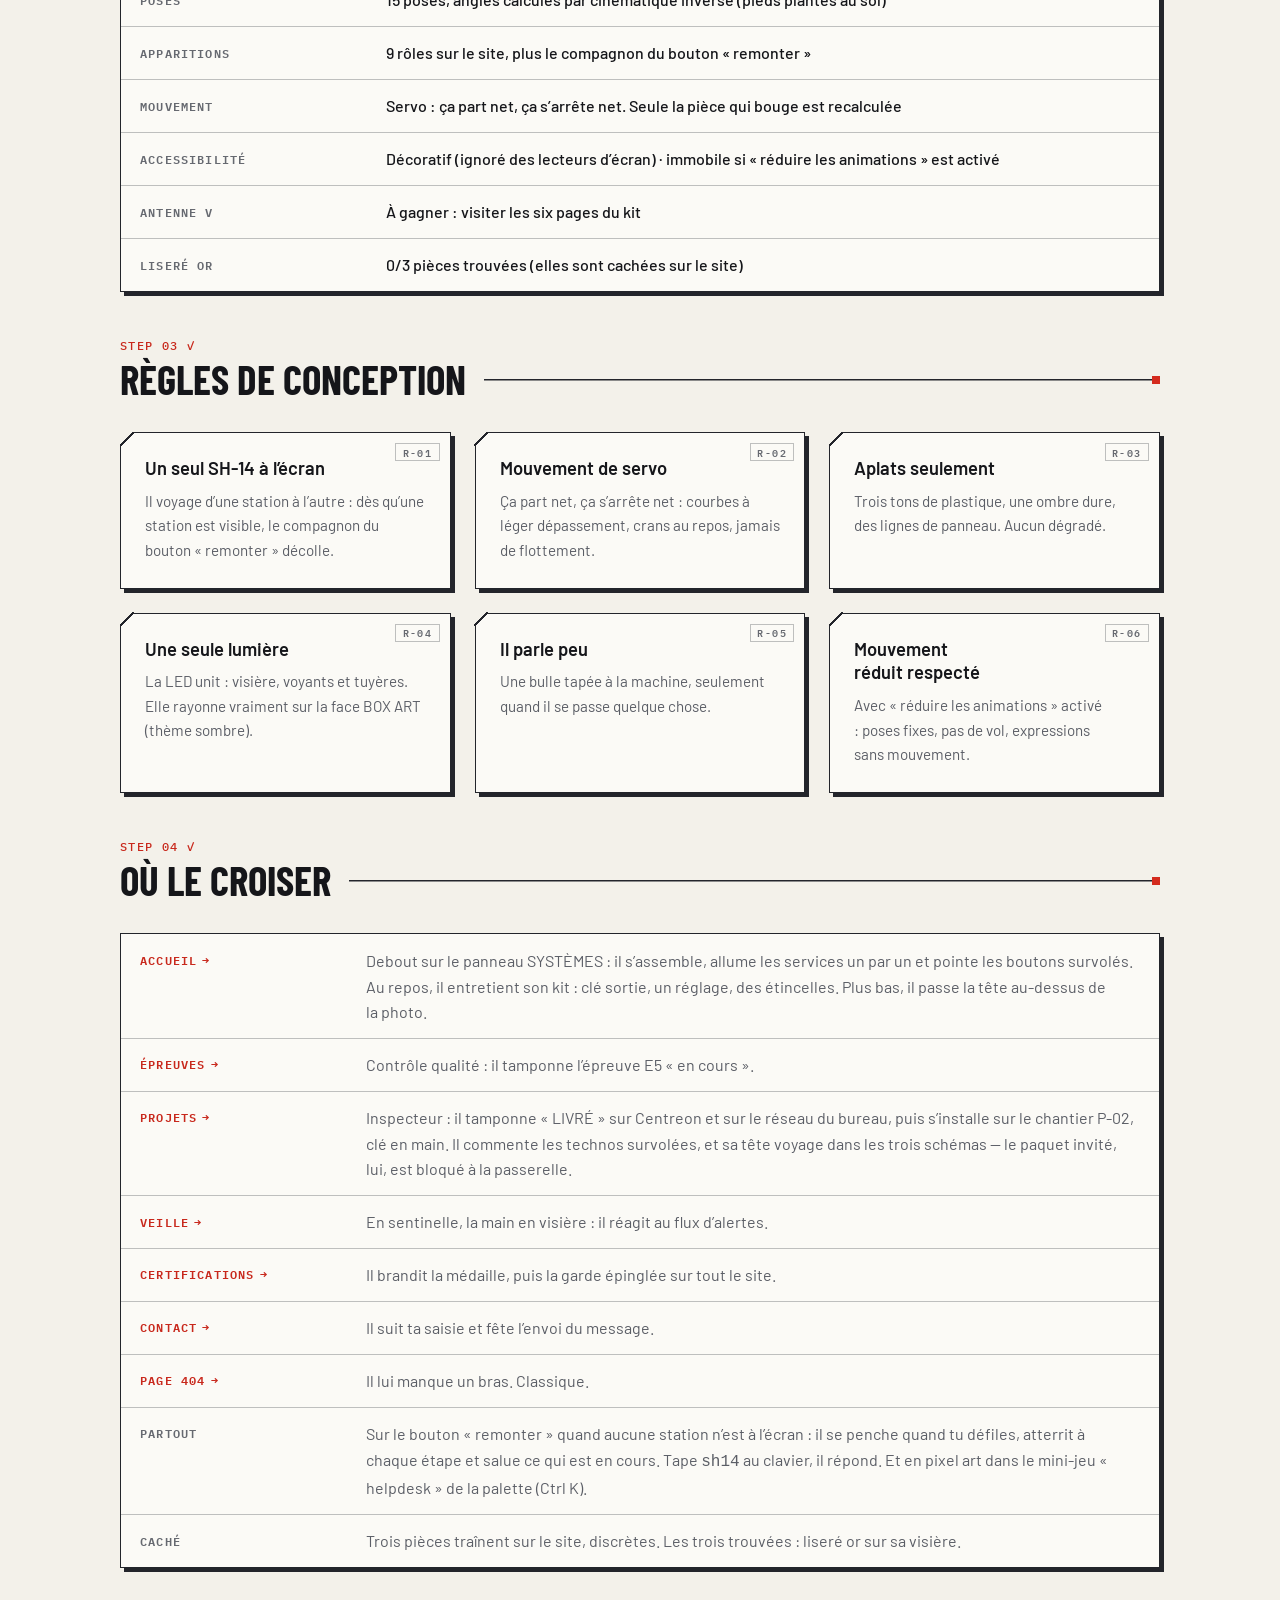
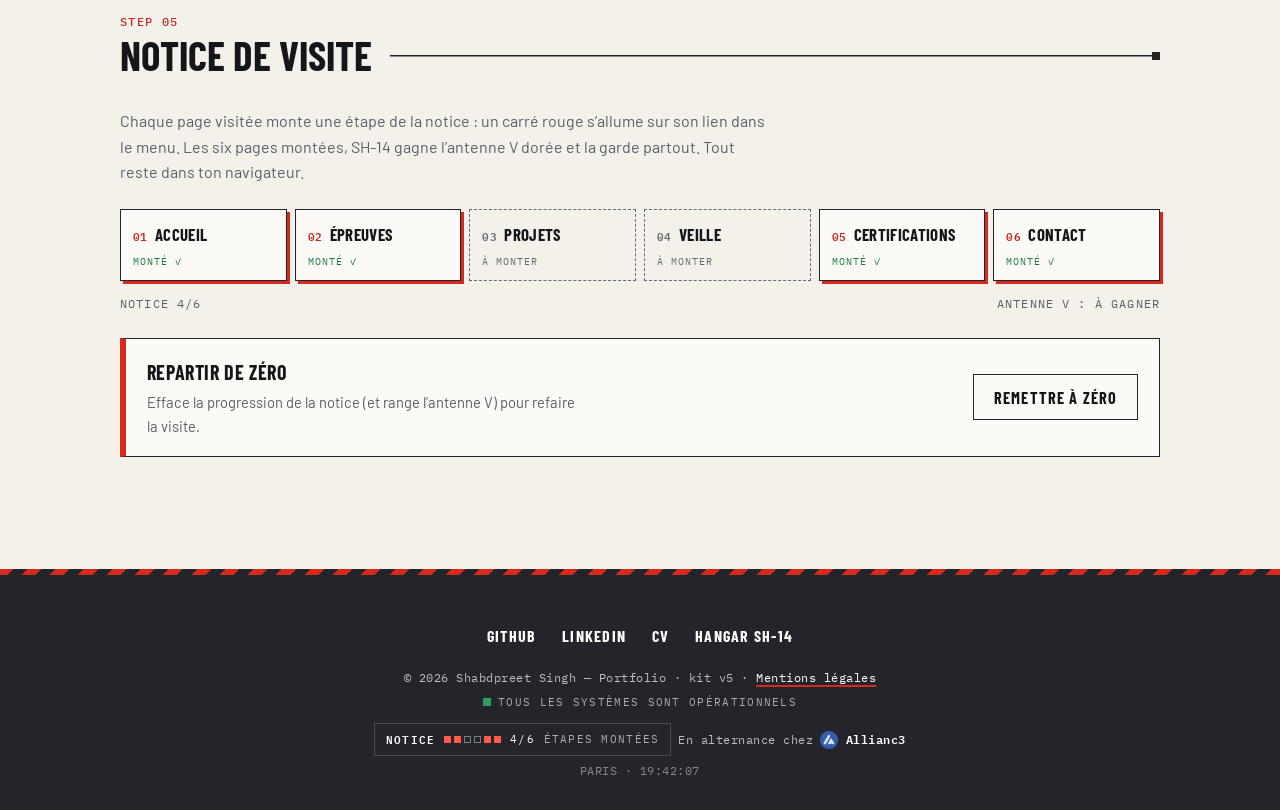
<file: hangar.html>
<!DOCTYPE html>
<html lang="fr">
<head>
    <meta charset="UTF-8">
    <meta name="viewport" content="width=device-width, initial-scale=1.0">
    <script>
    /* Avant le 1er rendu : thème sauvegardé (plus de flash clair en mode sombre),
       classe .js (sans JS, rien n'est caché), volet de transition si on arrive
       d'une autre page du kit. */
    (function (h) {
        h.classList.add('js');
        try {
            var t = localStorage.getItem('theme');
            if (!t && window.matchMedia) t = matchMedia('(prefers-color-scheme: dark)').matches ? 'dark' : 'light';
            if (t) h.setAttribute('data-theme', t);
            var n = sessionStorage.getItem('kit-nav');
            if (n) {
                sessionStorage.removeItem('kit-nav');
                if (!matchMedia('(prefers-reduced-motion: reduce)').matches) {
                    h.classList.add('shutter-in');
                    h.style.setProperty('--shutter-label', JSON.stringify(n));
                }
            }
        } catch (e) {}
    })(document.documentElement);
    </script>
    <title>Hangar SH-14 | Shabdpreet Singh</title>
    <meta name="description" content="Le making-of de SH-14, le robot pilote du portfolio : banc d’essai interactif (poses, expressions, vue éclatée), fiche technique et règles de conception.">
    <link rel="preconnect" href="https://fonts.googleapis.com">
    <link rel="preconnect" href="https://fonts.gstatic.com" crossorigin>
    <link href="https://fonts.googleapis.com/css2?family=Barlow+Condensed:wght@600;700;800&family=Barlow:wght@400;500;600&family=IBM+Plex+Mono:wght@400;500;600&display=swap" rel="stylesheet">
    <link rel="stylesheet" href="./style.css">
    <link rel="icon" type="image/svg+xml" href="./favicon.svg">
    <link rel="apple-touch-icon" href="./fichiers/icon-192.png">
    <link rel="canonical" href="https://shab14.github.io/Mon-Portfolio/hangar.html">
    <meta property="og:type" content="website">
    <meta property="og:title" content="Hangar SH-14 | Shabdpreet Singh">
    <meta property="og:description" content="Le making-of du robot pilote du portfolio : banc d’essai, vue éclatée, fiche technique.">
    <meta name="theme-color" content="#D42B1E">

    <meta property="og:image" content="https://shab14.github.io/Mon-Portfolio/fichiers/og-image.png">
    <meta property="og:image:alt" content="SH-14, le robot pilote du portfolio, sur la plaque rouge du kit — Shabdpreet Singh, BTS SIO SISR en alternance chez ALLIANC3">
    <meta property="og:url" content="https://shab14.github.io/Mon-Portfolio/hangar.html">
    <meta property="og:image:width" content="1200">
    <meta property="og:image:height" content="630">
    <meta name="twitter:card" content="summary_large_image">
    <meta name="twitter:image" content="https://shab14.github.io/Mon-Portfolio/fichiers/og-image.png">
    <meta name="twitter:image:alt" content="SH-14, le robot pilote du portfolio, sur la plaque rouge du kit — Shabdpreet Singh, BTS SIO SISR en alternance chez ALLIANC3">
    <meta name="twitter:title" content="Hangar SH-14 | Shabdpreet Singh">
    <meta name="twitter:description" content="Le making-of du robot pilote du portfolio : banc d’essai, vue éclatée, fiche technique.">
    <link rel="manifest" href="./site.webmanifest">
</head>
<body>
    <a class="skip-link" href="#main">Aller au contenu</a>
    <div class="read-progress"></div>
    <nav>
        <div class="nav-container">
            <a href="./index.html" class="logo">
                <span class="logo-mark"><span class="lm-s">S</span><span class="lm-v" aria-hidden="true"></span></span>
                <span class="logo-text">Shabdpreet Singh</span>
            </a>
            <ul class="nav-links">
                <li><a href="./index.html">Accueil</a></li>
                <li><a href="./epreuve.html">Épreuves</a></li>
                <li><a href="./projet.html">Projets</a></li>
                <li><a href="./veille.html">Veille</a></li>
                <li><a href="./certifs.html">Certifications</a></li>
                <li><a href="./contact.html">Contact</a></li>
            </ul>
            <div class="nav-actions">
                <button class="icon-btn theme-toggle" id="themeToggle" type="button" aria-label="Basculer le thème clair/sombre" title="Thème clair/sombre">
                    <span class="moon" aria-hidden="true"><svg viewBox="0 0 24 24" fill="none" stroke="currentColor" stroke-width="2" stroke-linejoin="round"><path d="M20 14.5A8.5 8.5 0 0 1 9.5 4a8.5 8.5 0 1 0 10.5 10.5z"/></svg></span>
                    <span class="sun" aria-hidden="true"><svg viewBox="0 0 24 24" fill="none" stroke="currentColor" stroke-width="2" stroke-linecap="square"><rect x="8" y="8" width="8" height="8"/><path d="M12 2v3M12 19v3M2 12h3M19 12h3M4.9 4.9l2.1 2.1M17 17l2.1 2.1M4.9 19.1 7 17M17 7l2.1-2.1"/></svg></span>
                </button>
            </div>
        </div>
    </nav>

    <main id="main" class="legal-page hangar-page" data-pl-hello="happy|Me revoilà, en version de poche.">
        <span class="page-eyebrow"><span class="dot"></span> Making-of · la mascotte du kit</span>
        <h1 data-tw>Hangar SH-14</h1>
        <p class="page-intro">SH-14 est le pilote du portfolio : un robot entièrement en SVG, dessiné et animé par le code du site, sans image ni bibliothèque. Ici, il est sur son banc d’essai : chaque pose, chaque expression et chaque pièce se déclenche à la main.</p>

        <section aria-labelledby="hg-t1">
            <h2 class="section-title" data-step="01" id="hg-t1"><span class="st-text">Banc d’essai</span></h2>
            <div class="hg-bench">
                <figure class="hg-bay reveal">
                    <span class="hg-bay-tag" aria-hidden="true">BAY 01 · SH-14</span>
                    <div class="hg-stage">
                        <div class="pl-hangar" data-pilote="hangar" aria-hidden="true"></div>
                    </div>
                    <div class="hg-plinth"><span aria-hidden="true">Banc d’essai</span><button class="kit-bolt" type="button" data-bolt="hangar" aria-label="Pièce cachée 2 sur 3"><svg viewBox="0 0 12 12" aria-hidden="true"><polygon points="3.5,0.8 8.5,0.8 11.2,6 8.5,11.2 3.5,11.2 0.8,6"/><rect x="4" y="4" width="4" height="4"/></svg></button><span aria-hidden="true">Échelle 1:1 · SVG</span></div>
                    <figcaption class="sr-only">SH-14 debout sur son banc d’essai. Les commandes à côté changent sa pose et son expression, déclenchent ses actions ou le démontent en vue éclatée.</figcaption>
                </figure>

                <div class="hg-console reveal">
                    <button class="btn btn-primary hg-explode" type="button" data-hg-explode aria-pressed="false">
                        <span class="hg-explode-on">Vue éclatée</span><span class="hg-explode-off">Remonter le kit</span>
                        <span class="arr" aria-hidden="true">↕</span>
                    </button>

                    <div class="hg-group" role="group" aria-labelledby="hg-g1">
                        <h3 class="hg-label" id="hg-g1">Poses <span>sh14 pose</span></h3>
                        <div class="hg-chips">
                            <button type="button" class="hg-chip" data-hg-pose="stand" aria-pressed="true">Repos</button>
                            <button type="button" class="hg-chip" data-hg-pose="salute" aria-pressed="false">Salut</button>
                            <button type="button" class="hg-chip" data-hg-pose="point" aria-pressed="false">Pointe</button>
                            <button type="button" class="hg-chip" data-hg-pose="victory" aria-pressed="false">Victoire</button>
                            <button type="button" class="hg-chip" data-hg-pose="celebrate" aria-pressed="false">Hourra</button>
                            <button type="button" class="hg-chip" data-hg-pose="lookout" aria-pressed="false">Vigie</button>
                            <button type="button" class="hg-chip" data-hg-pose="scratch" aria-pressed="false">Se gratte</button>
                            <button type="button" class="hg-chip" data-hg-pose="crouch" aria-pressed="false">Accroupi</button>
                            <button type="button" class="hg-chip" data-hg-pose="watch" aria-pressed="false">Montre</button>
                            <button type="button" class="hg-chip" data-hg-pose="wipe" aria-pressed="false">Visière</button>
                            <button type="button" class="hg-chip" data-hg-pose="stretch" aria-pressed="false">Étirement</button>
                        </div>
                    </div>

                    <div class="hg-group" role="group" aria-labelledby="hg-g2">
                        <h3 class="hg-label" id="hg-g2">Visière LED <span>sh14 mood</span></h3>
                        <div class="hg-chips">
                            <button type="button" class="hg-chip" data-hg-mood="" aria-pressed="true">Scan</button>
                            <button type="button" class="hg-chip" data-hg-mood="open" aria-pressed="false">Ouvert</button>
                            <button type="button" class="hg-chip" data-hg-mood="happy" aria-pressed="false">Content</button>
                            <button type="button" class="hg-chip" data-hg-mood="wink" aria-pressed="false">Clin d’œil</button>
                            <button type="button" class="hg-chip" data-hg-mood="surprise" aria-pressed="false">Surpris</button>
                            <button type="button" class="hg-chip" data-hg-mood="focus" aria-pressed="false">Concentré</button>
                            <button type="button" class="hg-chip" data-hg-mood="alert" aria-pressed="false">Alerte</button>
                            <button type="button" class="hg-chip" data-hg-mood="question" aria-pressed="false">Question</button>
                            <button type="button" class="hg-chip" data-hg-mood="check" aria-pressed="false">Validé</button>
                            <button type="button" class="hg-chip" data-hg-mood="loading" aria-pressed="false">Chargement</button>
                            <button type="button" class="hg-chip" data-hg-mood="dizzy" aria-pressed="false">Sonné</button>
                            <button type="button" class="hg-chip" data-hg-mood="sleep" aria-pressed="false">Veille</button>
                            <button type="button" class="hg-chip" data-hg-mood="star" aria-pressed="false">Étoiles</button>
                        </div>
                    </div>

                    <div class="hg-group" role="group" aria-labelledby="hg-g3">
                        <h3 class="hg-label" id="hg-g3">Actions <span>sh14 …</span></h3>
                        <div class="hg-chips">
                            <button type="button" class="hg-chip hg-chip--act" data-hg-act="wave">Coucou</button>
                            <button type="button" class="hg-chip hg-chip--act" data-hg-act="hop">Saut</button>
                            <button type="button" class="hg-chip hg-chip--act" data-hg-act="takeoff">Décollage</button>
                            <button type="button" class="hg-chip hg-chip--act" data-hg-act="land">Réception</button>
                            <button type="button" class="hg-chip hg-chip--act" data-hg-act="incident">Incident</button>
                            <button type="button" class="hg-chip hg-chip--act" data-hg-act="power">LED unit</button>
                            <button type="button" class="hg-chip hg-chip--act" data-hg-act="say">Parler</button>
                            <button type="button" class="hg-chip hg-chip--act" data-hg-act="maint">Maintenance</button>
                        </div>
                    </div>

                    <div class="hg-group" role="group" aria-labelledby="hg-g4">
                        <h3 class="hg-label" id="hg-g4">Usure <span>sh14 wear</span></h3>
                        <div class="hg-chips">
                            <button type="button" class="hg-chip" data-hg-wear="0" aria-pressed="false">Sortie d’usine</button>
                            <button type="button" class="hg-chip" data-hg-wear="1" aria-pressed="true">Terrain</button>
                            <button type="button" class="hg-chip" data-hg-wear="2" aria-pressed="false">Vétéran</button>
                        </div>
                    </div>

                    <p class="term-strip hg-log" aria-live="polite"><span class="prompt" aria-hidden="true">$</span><span data-hg-log>sh14 --status <span class="hg-log-c"># en attente sur le banc</span></span></p>
                </div>
            </div>

            <ol class="hg-legend reveal" aria-label="Pièces du robot, de A à H">
                <li><button type="button" class="hg-key" data-hg-part="head"><b>A</b><span class="hg-key-n">Casque</span><span class="hg-key-d">visière LED, antenne, micro</span></button></li>
                <li><button type="button" class="hg-key" data-hg-part="shoulders"><b>B</b><span class="hg-key-n">Épaulières</span><span class="hg-key-d">panneau rouge, sticker hazard</span></button></li>
                <li><button type="button" class="hg-key" data-hg-part="arm-l"><b>C</b><span class="hg-key-n">Bras gauche</span><span class="hg-key-d">brassard bleu, montre, index</span></button></li>
                <li><button type="button" class="hg-key" data-hg-part="arm-r"><b>D</b><span class="hg-key-n">Bras droit</span><span class="hg-key-d">écusson or, main outil</span></button></li>
                <li><button type="button" class="hg-key" data-hg-part="torso"><b>E</b><span class="hg-key-n">Torse</span><span class="hg-key-d">jauge d’énergie, décalque 14</span></button></li>
                <li><button type="button" class="hg-key" data-hg-part="hip"><b>F</b><span class="hg-key-n">Bassin</span><span class="hg-key-d">jupes, sacoche, flamme</span></button></li>
                <li><button type="button" class="hg-key" data-hg-part="legs"><b>G</b><span class="hg-key-n">Jambes</span><span class="hg-key-d">hanche, genou, cheville</span></button></li>
                <li><button type="button" class="hg-key" data-hg-part="back"><b>H</b><span class="hg-key-n">Dos</span><span class="hg-key-d">sac, tuyères de jupe</span></button></li>
            </ol>
        </section>

        <section aria-labelledby="hg-t2">
            <h2 class="section-title" data-step="02" id="hg-t2" data-pl="focus|Fiche technique : tout est vérifié en direct."><span class="st-text">Fiche technique</span></h2>
            <dl class="legal-sheet hg-sheet reveal">
                <div><dt>Désignation</dt><dd>SH-14 — pilote du kit, mascotte du portfolio</dd></div>
                <div><dt>Code</dt><dd><code>pilote.js</code> · <span data-spec="loc">≈ 1 800 lignes</span> — JavaScript sans framework</dd></div>
                <div><dt>Dessin</dt><dd>SVG vectoriel (viewBox 200 × 310) · <span data-spec="shapes">≈ 400</span> formes : polygones, rectangles, traits</dd></div>
                <div><dt>Pièces</dt><dd><span data-spec="parts">8</span> pièces (A à H) · <span data-spec="joints">13</span> articulations : taille, hanches, genoux, chevilles, épaules, coudes, cou, œil</dd></div>
                <div><dt>Visière</dt><dd>Matrice LED : <span data-spec="moods">12</span> expressions, plus le mono-œil de surveillance</dd></div>
                <div><dt>Poses</dt><dd><span data-spec="poses">15</span> poses, angles calculés par cinématique inverse (pieds plantés au sol)</dd></div>
                <div><dt>Apparitions</dt><dd><span data-spec="presets">10</span> rôles sur le site, plus le compagnon du bouton « remonter »</dd></div>
                <div><dt>Mouvement</dt><dd>Servo : ça part net, ça s’arrête net. Seule la pièce qui bouge est recalculée</dd></div>
                <div><dt>Accessibilité</dt><dd>Décoratif (ignoré des lecteurs d’écran) · immobile si « réduire les animations » est activé</dd></div>
                <div><dt>Antenne V</dt><dd data-spec="vfin">À gagner : visiter les six pages du kit</dd></div>
                <div><dt>Liseré or</dt><dd data-spec="gold">À gagner : trois pièces cachées sur le site</dd></div>
            </dl>
        </section>

        <section aria-labelledby="hg-t3">
            <h2 class="section-title" data-step="03" id="hg-t3" data-pl="check|R-01 : un seul moi à l’écran. Toujours."><span class="st-text">Règles de conception</span></h2>
            <div class="hg-rules">
                <article class="card reveal" data-part="R-01">
                    <h3>Un seul SH-14 à l’écran</h3>
                    <p>Il voyage d’une station à l’autre : dès qu’une station est visible, le compagnon du bouton « remonter » décolle.</p>
                </article>
                <article class="card reveal" data-part="R-02">
                    <h3>Mouvement de servo</h3>
                    <p>Ça part net, ça s’arrête net : courbes à léger dépassement, crans au repos, jamais de flottement.</p>
                </article>
                <article class="card reveal" data-part="R-03">
                    <h3>Aplats seulement</h3>
                    <p>Trois tons de plastique, une ombre dure, des lignes de panneau. Aucun dégradé.</p>
                </article>
                <article class="card reveal" data-part="R-04">
                    <h3>Une seule lumière</h3>
                    <p>La LED unit : visière, voyants et tuyères. Elle rayonne vraiment sur la face BOX ART (thème sombre).</p>
                </article>
                <article class="card reveal" data-part="R-05">
                    <h3>Il parle peu</h3>
                    <p>Une bulle tapée à la machine, seulement quand il se passe quelque chose.</p>
                </article>
                <article class="card reveal" data-part="R-06">
                    <h3>Mouvement réduit respecté</h3>
                    <p>Avec « réduire les animations » activé : poses fixes, pas de vol, expressions sans mouvement.</p>
                </article>
            </div>
        </section>

        <section aria-labelledby="hg-t4">
            <h2 class="section-title" data-step="04" id="hg-t4" data-pl="open|On se croise partout. Ou presque."><span class="st-text">Où le croiser</span></h2>
            <ul class="hg-stations reveal">
                <li><a href="./index.html">Accueil</a><p>Debout sur le panneau SYSTÈMES : il s’assemble, allume les services un par un et pointe les boutons survolés. Au repos, il entretient son kit : clé sortie, un réglage, des étincelles. Plus bas, il passe la tête au-dessus de la photo.</p></li>
                <li><a href="./epreuve.html">Épreuves</a><p>Contrôle qualité : il tamponne l’épreuve E5 « en cours ».</p></li>
                <li><a href="./projet.html">Projets</a><p>Inspecteur : il tamponne « LIVRÉ » sur Centreon et sur le réseau du bureau, puis s’installe sur le chantier P-02, clé en main. Il commente les technos survolées, et sa tête voyage dans les trois schémas — le paquet invité, lui, est bloqué à la passerelle.</p></li>
                <li><a href="./veille.html">Veille</a><p>En sentinelle, la main en visière : il réagit au flux d’alertes.</p></li>
                <li><a href="./certifs.html">Certifications</a><p>Il brandit la médaille, puis la garde épinglée sur tout le site.</p></li>
                <li><a href="./contact.html">Contact</a><p>Il suit ta saisie et fête l’envoi du message.</p></li>
                <li><a href="./404.html">Page 404</a><p>Il lui manque un bras. Classique.</p></li>
                <li><span class="hg-st-any">Partout</span><p>Sur le bouton « remonter » quand aucune station n’est à l’écran : il se penche quand tu défiles, atterrit à chaque étape et salue ce qui est en cours. Tape <kbd>sh14</kbd> au clavier, il répond. Et en pixel art dans le mini-jeu « helpdesk » de la palette (Ctrl K).</p></li>
                <li><span class="hg-st-any">Caché</span><p>Trois pièces traînent sur le site, discrètes. Les trois trouvées : liseré or sur sa visière.</p></li>
            </ul>
        </section>

        <section aria-labelledby="hg-t5">
            <h2 class="section-title" data-step="05" id="hg-t5" data-pl="star|Six pages, une antenne. Le deal est simple."><span class="st-text">Notice de visite</span></h2>
            <div class="legal-text reveal">
                <p>Chaque page visitée monte une étape de la notice : un carré rouge s’allume sur son lien dans le menu. Les six pages montées, SH-14 gagne l’antenne V dorée et la garde partout. Tout reste dans ton navigateur.</p>
            </div>
            <div class="hg-notice reveal" data-notice-board></div>
            <div class="embark-card reveal">
                <div>
                    <strong>Repartir de zéro</strong>
                    <p>Efface la progression de la notice (et range l’antenne V) pour refaire la visite.</p>
                </div>
                <button class="btn btn-outline" type="button" data-notice-reset>Remettre à zéro</button>
            </div>
        </section>
    </main>

    <footer>
        <div class="footer-links">
            <a href="https://github.com/shab14" target="_blank" rel="noopener">GitHub</a>
            <a href="https://www.linkedin.com/in/shabdpreet-singh-401012376/" target="_blank" rel="noopener">LinkedIn</a>
            <a href="./fichiers/CV_Shabdpreet_Singh.pdf" download>CV</a>
            <a href="./hangar.html" aria-current="page">Hangar SH-14</a>
        </div>
        <p>© 2026 Shabdpreet Singh — Portfolio · kit v5 · <a href="./mentions-legales.html">Mentions légales</a></p>
        <p class="footer-uptime"><span class="status-led"></span>Tous les systèmes sont opérationnels</p>
        <p class="footer-alt">En alternance chez <img class="footer-brand" src="./fichiers/allianc3-mark.png" alt="" width="18" height="18" loading="lazy"> <strong>Allianc3</strong></p>
        <p class="footer-clock" id="clock"></p>
    </footer>
    <div class="incident-toast" id="incidentToast" aria-hidden="true">Alerte simulée — <span class="ok2">tous systèmes rétablis ✓</span></div>
    <button class="scroll-top" id="scrollTop" type="button" aria-label="Remonter en haut">↑</button>
    <script src="./pilote.js"></script>
    <script src="./script.js"></script>
</body>
</html>
</file>
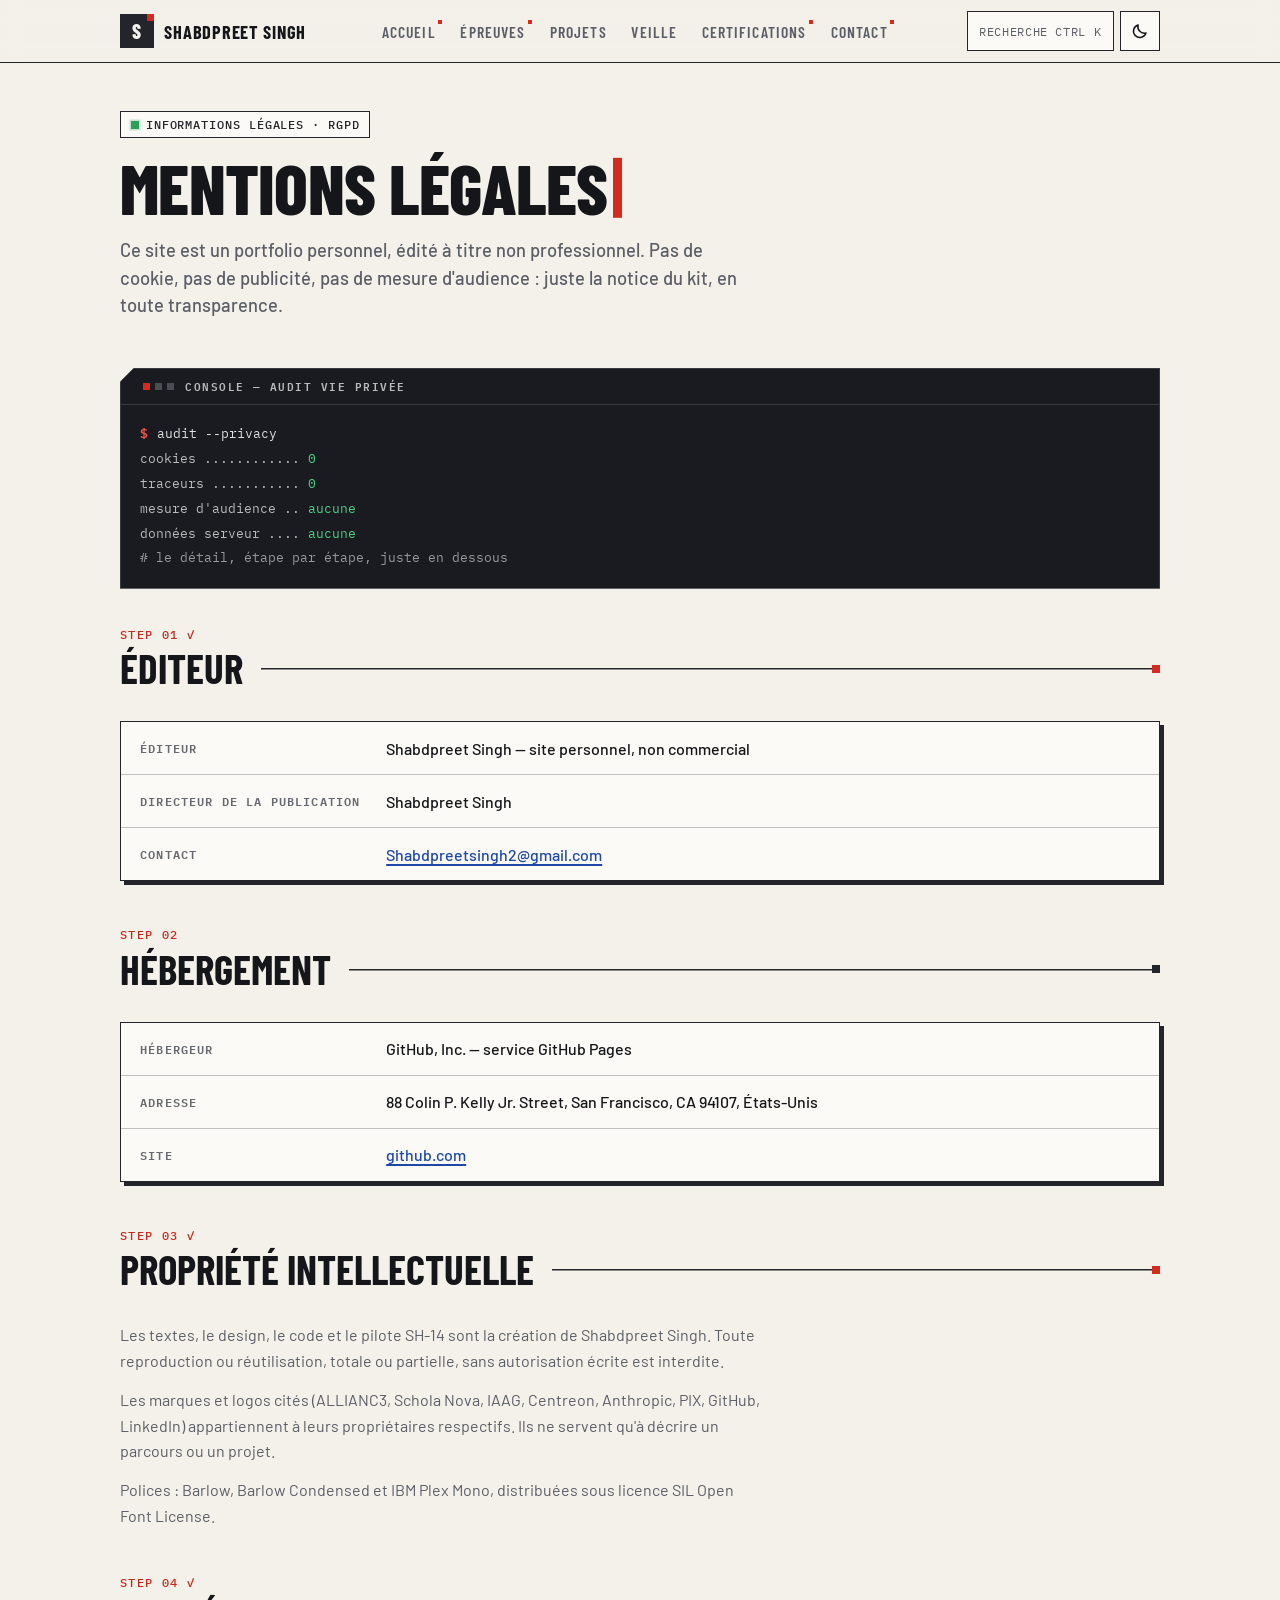
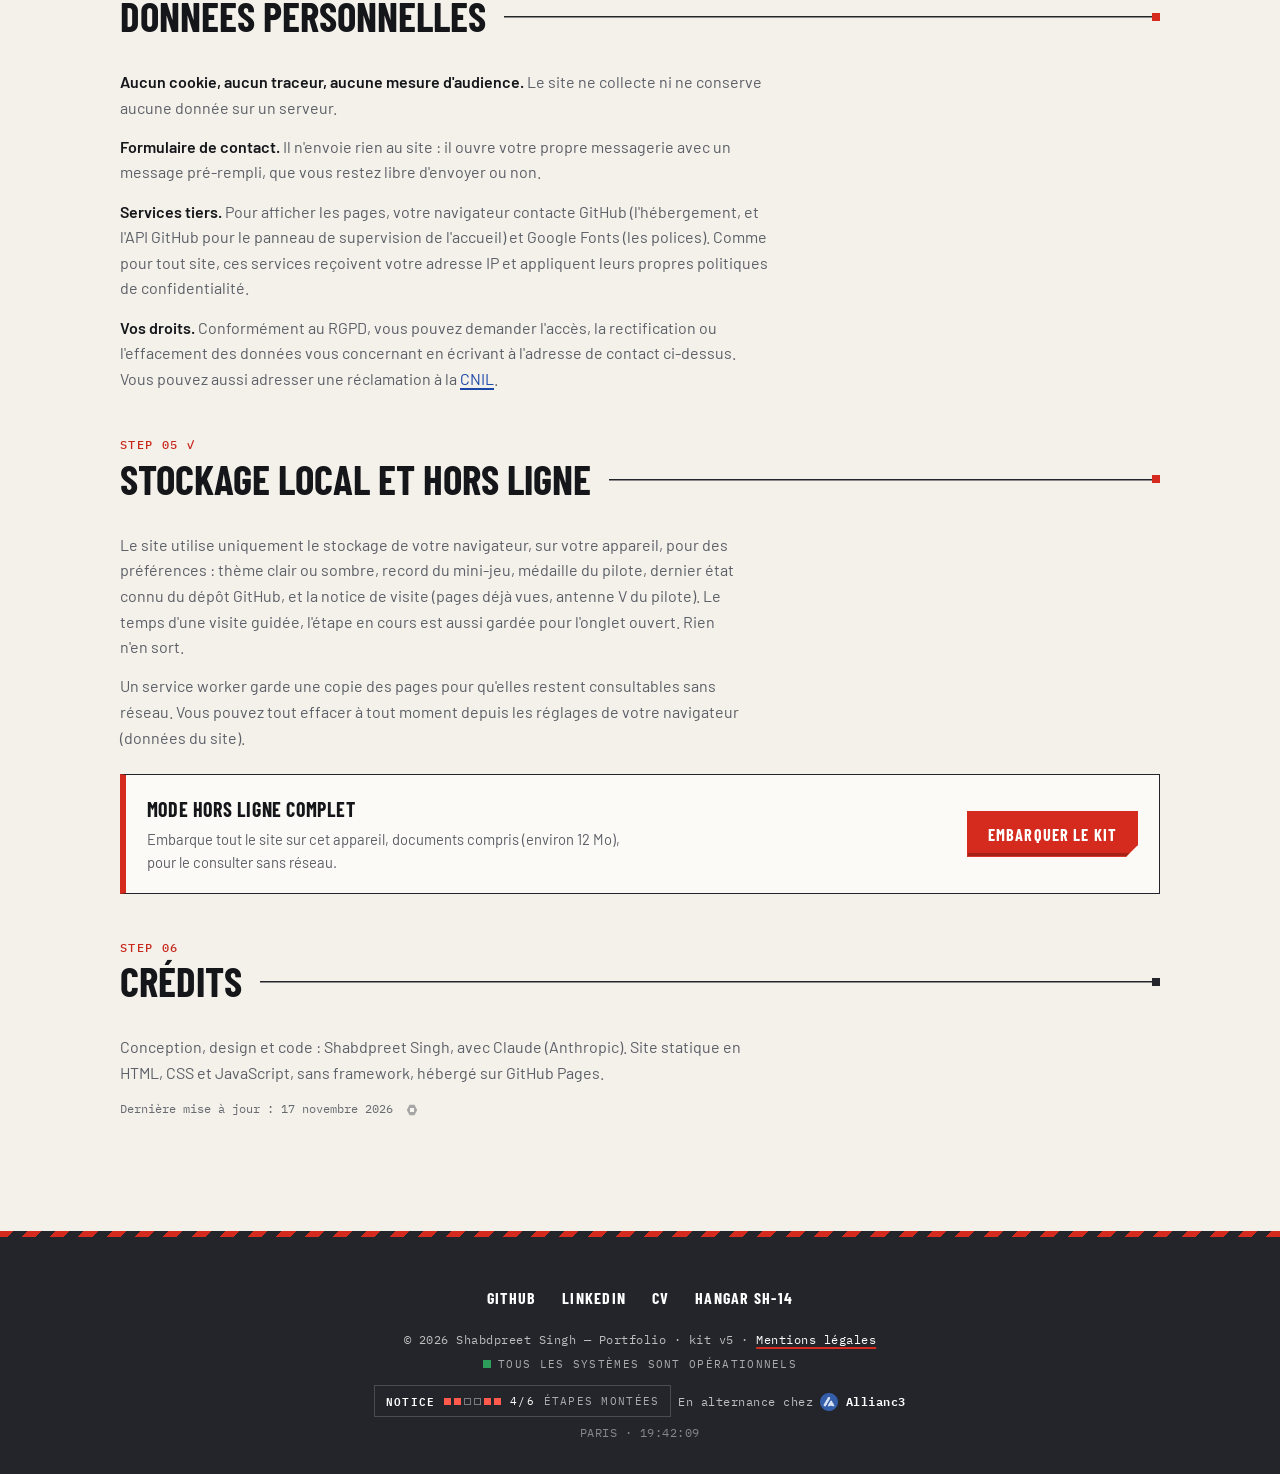
<file: mentions-legales.html>
<!DOCTYPE html>
<html lang="fr">
<head>
    <meta charset="UTF-8">
    <meta name="viewport" content="width=device-width, initial-scale=1.0">
    <script>
    /* Avant le 1er rendu : thème sauvegardé (plus de flash clair en mode sombre),
       classe .js (sans JS, rien n'est caché), volet de transition si on arrive
       d'une autre page du kit. */
    (function (h) {
        h.classList.add('js');
        try {
            var t = localStorage.getItem('theme');
            if (!t && window.matchMedia) t = matchMedia('(prefers-color-scheme: dark)').matches ? 'dark' : 'light';
            if (t) h.setAttribute('data-theme', t);
            var n = sessionStorage.getItem('kit-nav');
            if (n) {
                sessionStorage.removeItem('kit-nav');
                if (!matchMedia('(prefers-reduced-motion: reduce)').matches) {
                    h.classList.add('shutter-in');
                    h.style.setProperty('--shutter-label', JSON.stringify(n));
                }
            }
        } catch (e) {}
    })(document.documentElement);
    </script>
    <title>Mentions légales | Shabdpreet Singh</title>
    <meta name="description" content="Mentions légales et données personnelles du portfolio de Shabdpreet Singh : éditeur, hébergeur, propriété intellectuelle, RGPD, mode hors ligne.">
    <link rel="preconnect" href="https://fonts.googleapis.com">
    <link rel="preconnect" href="https://fonts.gstatic.com" crossorigin>
    <link href="https://fonts.googleapis.com/css2?family=Barlow+Condensed:wght@600;700;800&family=Barlow:wght@400;500;600&family=IBM+Plex+Mono:wght@400;500;600&display=swap" rel="stylesheet">
    <link rel="stylesheet" href="./style.css">
    <link rel="icon" type="image/svg+xml" href="./favicon.svg">
    <link rel="apple-touch-icon" href="./fichiers/icon-192.png">
    <link rel="canonical" href="https://shab14.github.io/Mon-Portfolio/mentions-legales.html">
    <meta property="og:type" content="website">
    <meta property="og:title" content="Mentions légales | Shabdpreet Singh">
    <meta property="og:description" content="Éditeur, hébergeur, données personnelles et mode hors ligne du portfolio.">
    <meta name="theme-color" content="#D42B1E">

    <meta property="og:image" content="https://shab14.github.io/Mon-Portfolio/fichiers/og-image.png">
    <meta property="og:image:alt" content="SH-14, le robot pilote du portfolio, sur la plaque rouge du kit — Shabdpreet Singh, BTS SIO SISR en alternance chez ALLIANC3">
    <meta property="og:url" content="https://shab14.github.io/Mon-Portfolio/mentions-legales.html">
    <meta property="og:image:width" content="1200">
    <meta property="og:image:height" content="630">
    <meta name="twitter:card" content="summary_large_image">
    <meta name="twitter:image" content="https://shab14.github.io/Mon-Portfolio/fichiers/og-image.png">
    <meta name="twitter:image:alt" content="SH-14, le robot pilote du portfolio, sur la plaque rouge du kit — Shabdpreet Singh, BTS SIO SISR en alternance chez ALLIANC3">
    <meta name="twitter:title" content="Mentions légales | Shabdpreet Singh">
    <meta name="twitter:description" content="Éditeur, hébergeur, données personnelles et mode hors ligne du portfolio.">
    <link rel="manifest" href="./site.webmanifest">
</head>
<body>
    <a class="skip-link" href="#main">Aller au contenu</a>
    <div class="read-progress"></div>
    <nav>
        <div class="nav-container">
            <a href="./index.html" class="logo">
                <span class="logo-mark"><span class="lm-s">S</span><span class="lm-v" aria-hidden="true"></span></span>
                <span class="logo-text">Shabdpreet Singh</span>
            </a>
            <ul class="nav-links">
                <li><a href="./index.html">Accueil</a></li>
                <li><a href="./epreuve.html">Épreuves</a></li>
                <li><a href="./projet.html">Projets</a></li>
                <li><a href="./veille.html">Veille</a></li>
                <li><a href="./certifs.html">Certifications</a></li>
                <li><a href="./contact.html">Contact</a></li>
            </ul>
            <div class="nav-actions">
                <button class="icon-btn theme-toggle" id="themeToggle" type="button" aria-label="Basculer le thème clair/sombre" title="Thème clair/sombre">
                    <span class="moon" aria-hidden="true"><svg viewBox="0 0 24 24" fill="none" stroke="currentColor" stroke-width="2" stroke-linejoin="round"><path d="M20 14.5A8.5 8.5 0 0 1 9.5 4a8.5 8.5 0 1 0 10.5 10.5z"/></svg></span>
                    <span class="sun" aria-hidden="true"><svg viewBox="0 0 24 24" fill="none" stroke="currentColor" stroke-width="2" stroke-linecap="square"><rect x="8" y="8" width="8" height="8"/><path d="M12 2v3M12 19v3M2 12h3M19 12h3M4.9 4.9l2.1 2.1M17 17l2.1 2.1M4.9 19.1 7 17M17 7l2.1-2.1"/></svg></span>
                </button>
            </div>
        </div>
    </nav>

    <main id="main" class="legal-page" data-pl-hello="check|Page légale. Tout est carré.">
        <span class="page-eyebrow"><span class="dot"></span> Informations légales · RGPD</span>
        <h1 data-tw>Mentions légales</h1>
        <p class="page-intro">Ce site est un portfolio personnel, édité à titre non professionnel. Pas de cookie, pas de publicité, pas de mesure d'audience : juste la notice du kit, en toute transparence.</p>

        <div class="term reveal" aria-hidden="true" style="margin-bottom:2.5rem">
            <div class="term-head">
                <span class="term-dots"><i></i><i></i><i></i></span>
                <span class="term-title">console — audit vie privée</span>
            </div>
            <div class="term-body">
                <p class="term-line"><span class="prompt">$</span>audit --privacy</p>
                <p class="term-line out">cookies ............ <span class="ok2">0</span></p>
                <p class="term-line out">traceurs ........... <span class="ok2">0</span></p>
                <p class="term-line out">mesure d'audience .. <span class="ok2">aucune</span></p>
                <p class="term-line out">données serveur .... <span class="ok2">aucune</span></p>
                <p class="term-line comment"># le détail, étape par étape, juste en dessous</p>
            </div>
        </div>

        <section>
            <h2 class="section-title" data-step="01"><span class="st-text">Éditeur</span></h2>
            <dl class="legal-sheet reveal">
                <div><dt>Éditeur</dt><dd>Shabdpreet Singh — site personnel, non commercial</dd></div>
                <div><dt>Directeur de la publication</dt><dd>Shabdpreet Singh</dd></div>
                <div><dt>Contact</dt><dd><a href="mailto:Shabdpreetsingh2@gmail.com">Shabdpreetsingh2@gmail.com</a></dd></div>
            </dl>
        </section>

        <section>
            <h2 class="section-title" data-step="02"><span class="st-text">Hébergement</span></h2>
            <dl class="legal-sheet reveal">
                <div><dt>Hébergeur</dt><dd>GitHub, Inc. — service GitHub Pages</dd></div>
                <div><dt>Adresse</dt><dd>88 Colin P. Kelly Jr. Street, San Francisco, CA 94107, États-Unis</dd></div>
                <div><dt>Site</dt><dd><a href="https://github.com" target="_blank" rel="noopener">github.com</a></dd></div>
            </dl>
        </section>

        <section>
            <h2 class="section-title" data-step="03"><span class="st-text">Propriété intellectuelle</span></h2>
            <div class="legal-text reveal">
                <p>Les textes, le design, le code et le pilote SH-14 sont la création de Shabdpreet Singh. Toute reproduction ou réutilisation, totale ou partielle, sans autorisation écrite est interdite.</p>
                <p>Les marques et logos cités (ALLIANC3, Schola Nova, IAAG, Centreon, Anthropic, PIX, GitHub, LinkedIn) appartiennent à leurs propriétaires respectifs. Ils ne servent qu'à décrire un parcours ou un projet.</p>
                <p>Polices : Barlow, Barlow Condensed et IBM Plex Mono, distribuées sous licence SIL Open Font License.</p>
            </div>
        </section>

        <section>
            <h2 class="section-title" data-step="04"><span class="st-text">Données personnelles</span></h2>
            <div class="legal-text reveal">
                <p><strong>Aucun cookie, aucun traceur, aucune mesure d'audience.</strong> Le site ne collecte ni ne conserve aucune donnée sur un serveur.</p>
                <p><strong>Formulaire de contact.</strong> Il n'envoie rien au site : il ouvre votre propre messagerie avec un message pré-rempli, que vous restez libre d'envoyer ou non.</p>
                <p><strong>Services tiers.</strong> Pour afficher les pages, votre navigateur contacte GitHub (l'hébergement, et l'API GitHub pour le panneau de supervision de l'accueil) et Google Fonts (les polices). Comme pour tout site, ces services reçoivent votre adresse IP et appliquent leurs propres politiques de confidentialité.</p>
                <p><strong>Vos droits.</strong> Conformément au RGPD, vous pouvez demander l'accès, la rectification ou l'effacement des données vous concernant en écrivant à l'adresse de contact ci-dessus. Vous pouvez aussi adresser une réclamation à la <a href="https://www.cnil.fr" target="_blank" rel="noopener">CNIL</a>.</p>
            </div>
        </section>

        <section>
            <h2 class="section-title" data-step="05"><span class="st-text">Stockage local et hors ligne</span></h2>
            <div class="legal-text reveal">
                <p>Le site utilise uniquement le stockage de votre navigateur, sur votre appareil, pour des préférences : thème clair ou sombre, record du mini-jeu, médaille du pilote, dernier état connu du dépôt GitHub, et la notice de visite (pages déjà vues, antenne V du pilote). Le temps d'une visite guidée, l'étape en cours est aussi gardée pour l'onglet ouvert. Rien n'en sort.</p>
                <p>Un service worker garde une copie des pages pour qu'elles restent consultables sans réseau. Vous pouvez tout effacer à tout moment depuis les réglages de votre navigateur (données du site).</p>
            </div>
            <div class="embark-card reveal">
                <div>
                    <strong>Mode hors ligne complet</strong>
                    <p data-embark-status>Embarque tout le site sur cet appareil, documents compris (environ 12 Mo), pour le consulter sans réseau.</p>
                </div>
                <button class="btn btn-primary" type="button" data-embark>Embarquer le kit</button>
            </div>
        </section>

        <section>
            <h2 class="section-title" data-step="06"><span class="st-text">Crédits</span></h2>
            <div class="legal-text reveal">
                <p>Conception, design et code : Shabdpreet Singh, avec Claude (Anthropic). Site statique en HTML, CSS et JavaScript, sans framework, hébergé sur GitHub Pages.</p>
                <p class="legal-date">Dernière mise à jour : 17 novembre 2026 <button class="kit-bolt" type="button" data-bolt="legal" aria-label="Pièce cachée 3 sur 3"><svg viewBox="0 0 12 12" aria-hidden="true"><polygon points="3.5,0.8 8.5,0.8 11.2,6 8.5,11.2 3.5,11.2 0.8,6"/><rect x="4" y="4" width="4" height="4"/></svg></button></p>
            </div>
        </section>
    </main>

    <footer>
        <div class="footer-links">
            <a href="https://github.com/shab14" target="_blank" rel="noopener">GitHub</a>
            <a href="https://www.linkedin.com/in/shabdpreet-singh-401012376/" target="_blank" rel="noopener">LinkedIn</a>
            <a href="./fichiers/CV_Shabdpreet_Singh.pdf" download>CV</a>
            <a href="./hangar.html">Hangar SH-14</a>
        </div>
        <p>© 2026 Shabdpreet Singh — Portfolio · kit v5 · <a href="./mentions-legales.html">Mentions légales</a></p>
        <p class="footer-uptime"><span class="status-led"></span>Tous les systèmes sont opérationnels</p>
        <p class="footer-alt">En alternance chez <img class="footer-brand" src="./fichiers/allianc3-mark.png" alt="" width="18" height="18" loading="lazy"> <strong>Allianc3</strong></p>
        <p class="footer-clock" id="clock"></p>
    </footer>
    <div class="incident-toast" id="incidentToast" aria-hidden="true">Alerte simulée — <span class="ok2">tous systèmes rétablis ✓</span></div>
    <button class="scroll-top" id="scrollTop" type="button" aria-label="Remonter en haut">↑</button>
    <script src="./pilote.js"></script>
    <script src="./script.js"></script>
</body>
</html>
</file>
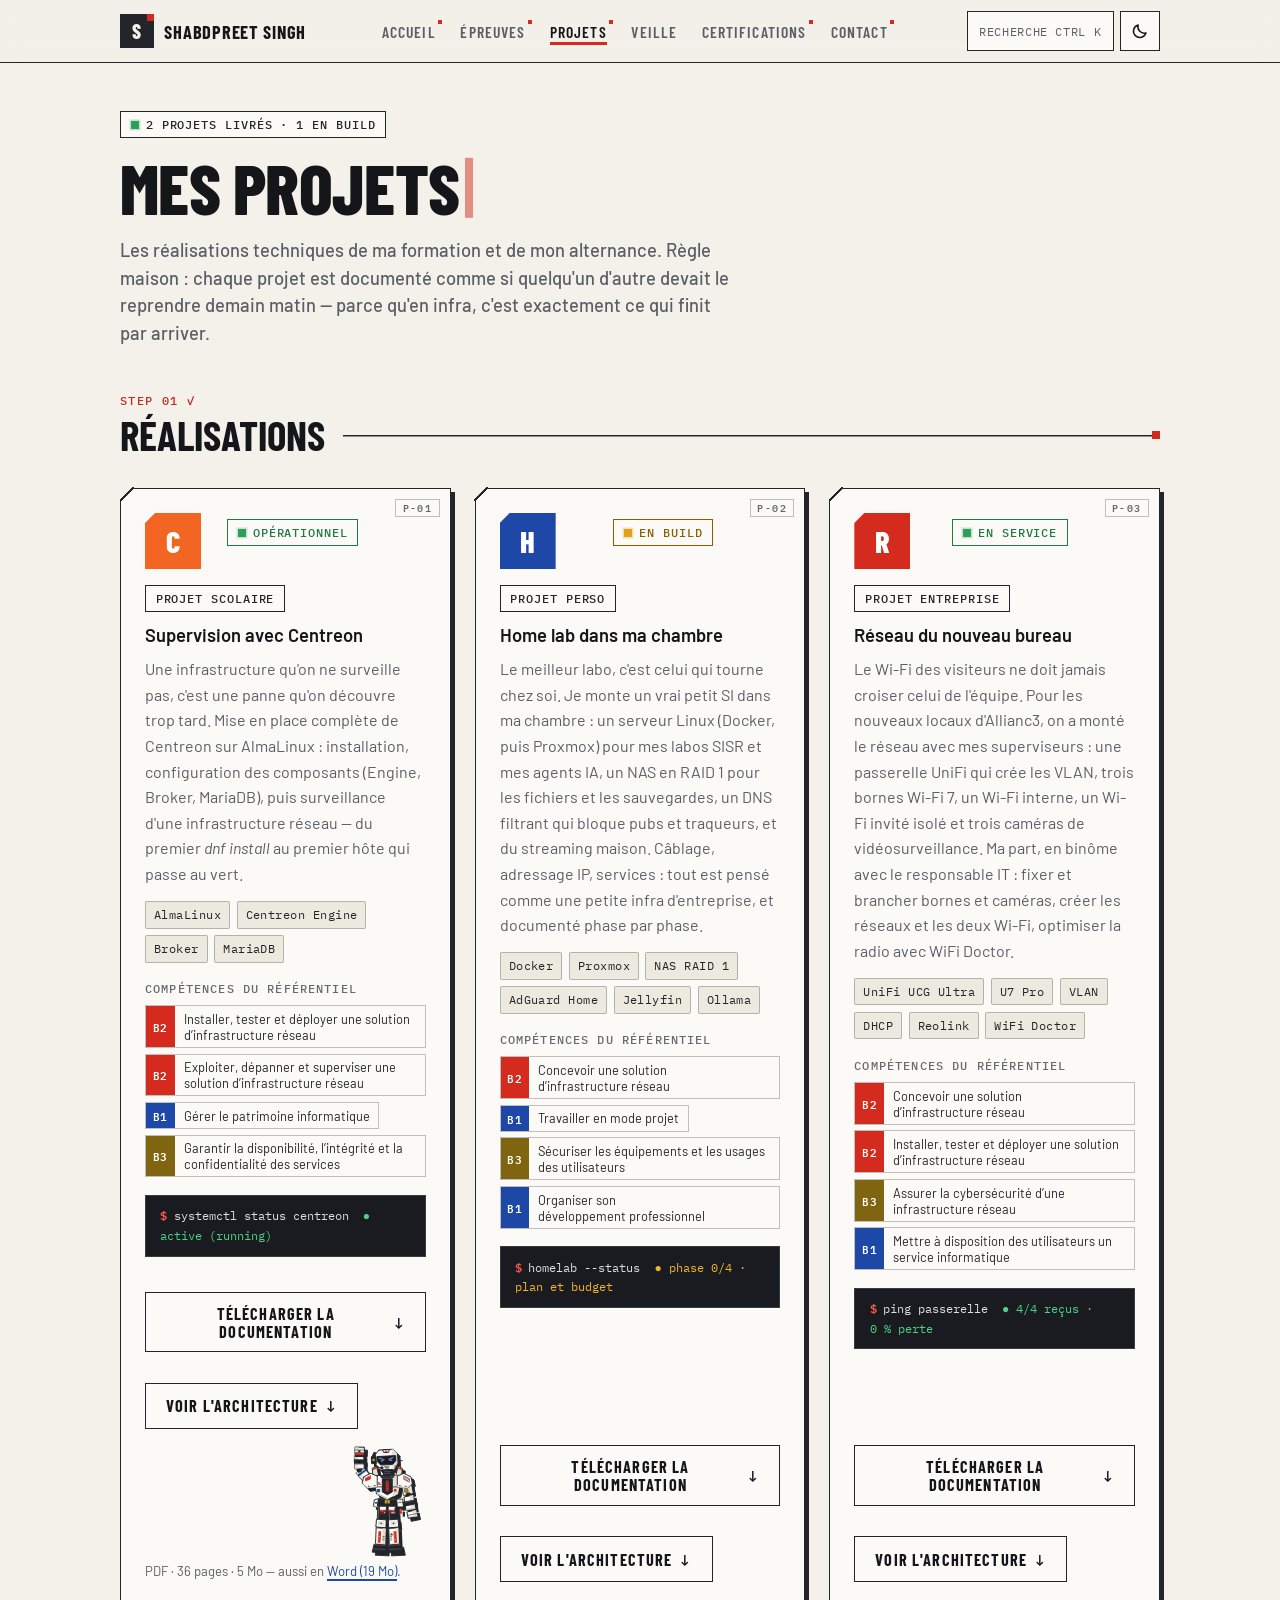
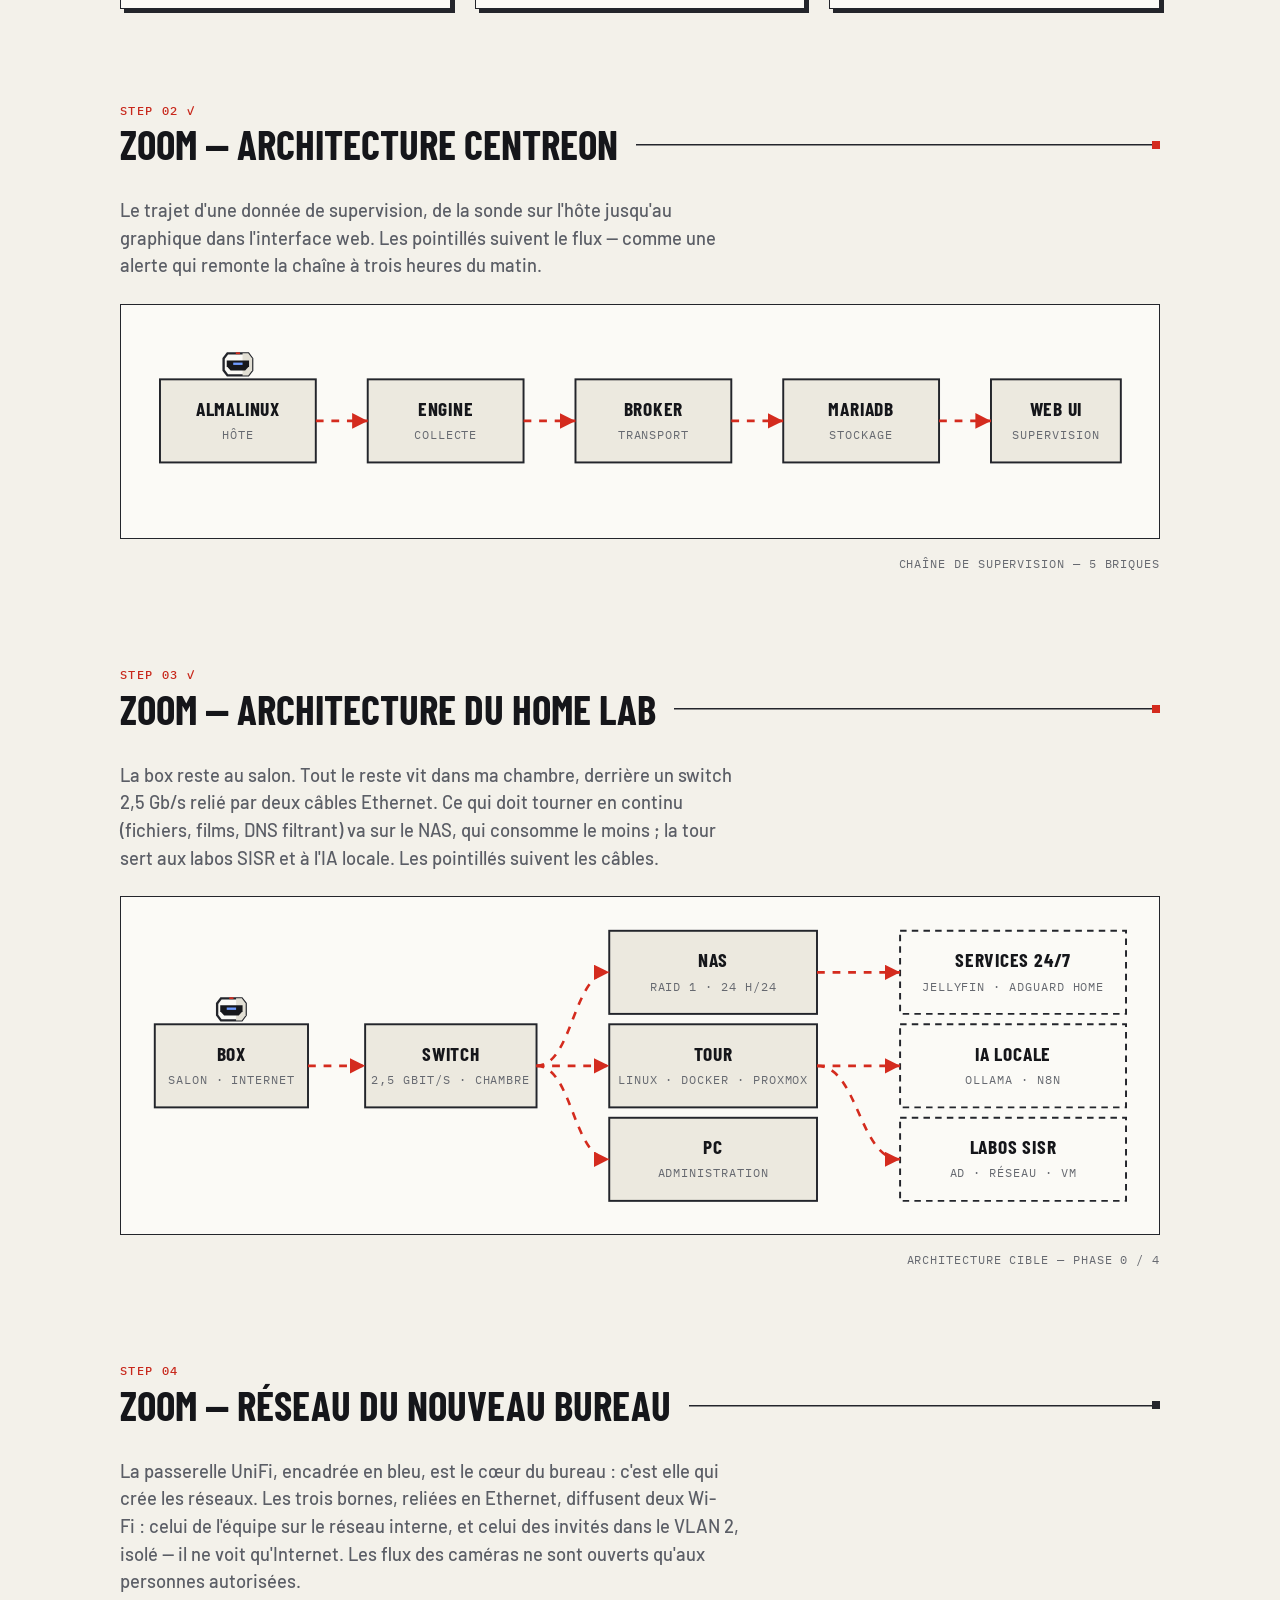
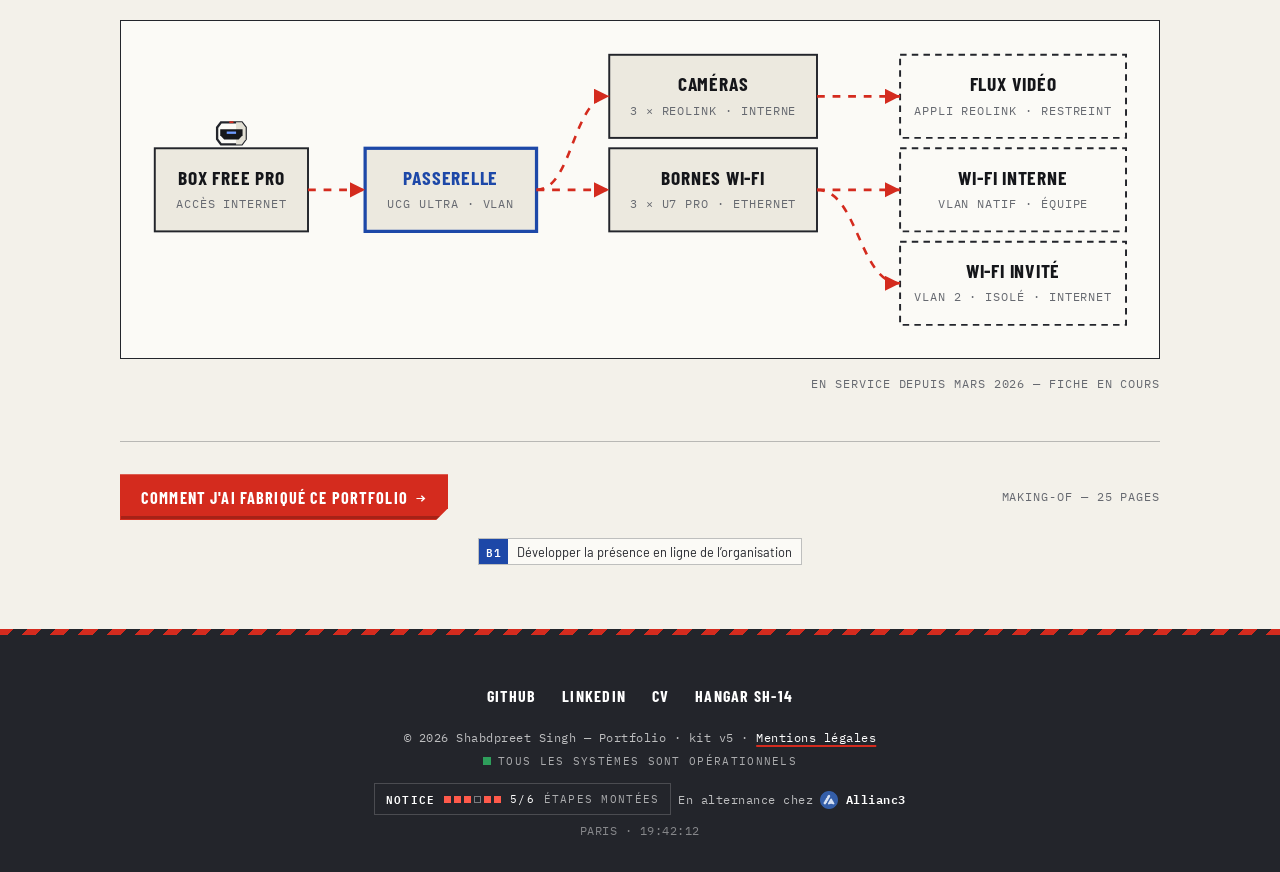
<file: projet.html>
<!DOCTYPE html>
<html lang="fr">
<head>
    <meta charset="UTF-8">
    <meta name="viewport" content="width=device-width, initial-scale=1.0">
    <script>
    /* Avant le 1er rendu : thème sauvegardé (plus de flash clair en mode sombre),
       classe .js (sans JS, rien n'est caché), volet de transition si on arrive
       d'une autre page du kit. */
    (function (h) {
        h.classList.add('js');
        try {
            var t = localStorage.getItem('theme');
            if (!t && window.matchMedia) t = matchMedia('(prefers-color-scheme: dark)').matches ? 'dark' : 'light';
            if (t) h.setAttribute('data-theme', t);
            var n = sessionStorage.getItem('kit-nav');
            if (n) {
                sessionStorage.removeItem('kit-nav');
                if (!matchMedia('(prefers-reduced-motion: reduce)').matches) {
                    h.classList.add('shutter-in');
                    h.style.setProperty('--shutter-label', JSON.stringify(n));
                }
            }
        } catch (e) {}
    })(document.documentElement);
    </script>
    <title>Mes Projets | Shabdpreet Singh</title>
    <meta name="description" content="Projets techniques de Shabdpreet Singh : supervision réseau avec Centreon (AlmaLinux, Engine, Broker, MariaDB), home lab en cours (serveur Linux, NAS en RAID 1, DNS filtrant, IA locale) et réseau du nouveau bureau d'Allianc3 (UniFi, VLAN, Wi-Fi invité isolé, vidéosurveillance).">
    <link rel="preconnect" href="https://fonts.googleapis.com">
    <link rel="preconnect" href="https://fonts.gstatic.com" crossorigin>
    <link href="https://fonts.googleapis.com/css2?family=Barlow+Condensed:wght@600;700;800&family=Barlow:wght@400;500;600&family=IBM+Plex+Mono:wght@400;500;600&display=swap" rel="stylesheet">
    <link rel="stylesheet" href="./style.css">
    <link rel="icon" type="image/svg+xml" href="./favicon.svg">
    <link rel="apple-touch-icon" href="./fichiers/icon-192.png">
    <link rel="canonical" href="https://shab14.github.io/Mon-Portfolio/projet.html">
    <meta property="og:type" content="website">
    <meta property="og:title" content="Mes Projets | Shabdpreet Singh">
    <meta property="og:description" content="Les projets techniques de Shabdpreet Singh, BTS SIO SISR.">
    <meta name="theme-color" content="#D42B1E">

    <meta property="og:image" content="https://shab14.github.io/Mon-Portfolio/fichiers/og-image.png">
    <meta property="og:image:alt" content="SH-14, le robot pilote du portfolio, sur la plaque rouge du kit — Shabdpreet Singh, BTS SIO SISR en alternance chez ALLIANC3">
    <meta property="og:url" content="https://shab14.github.io/Mon-Portfolio/projet.html">
    <meta property="og:image:width" content="1200">
    <meta property="og:image:height" content="630">
    <meta name="twitter:card" content="summary_large_image">
    <meta name="twitter:image" content="https://shab14.github.io/Mon-Portfolio/fichiers/og-image.png">
    <meta name="twitter:image:alt" content="SH-14, le robot pilote du portfolio, sur la plaque rouge du kit — Shabdpreet Singh, BTS SIO SISR en alternance chez ALLIANC3">
    <meta name="twitter:title" content="Mes Projets | Shabdpreet Singh">
    <meta name="twitter:description" content="Les projets techniques de Shabdpreet Singh, BTS SIO SISR.">
    <link rel="manifest" href="./site.webmanifest">
</head>
<body>
    <a class="skip-link" href="#main">Aller au contenu</a>
    <div class="read-progress"></div>
    <nav>
        <div class="nav-container">
            <a href="./index.html" class="logo">
                <span class="logo-mark"><span class="lm-s">S</span><span class="lm-v" aria-hidden="true"></span></span>
                <span class="logo-text">Shabdpreet Singh</span>
            </a>
            <ul class="nav-links">
                <li><a href="./index.html">Accueil</a></li>
                <li><a href="./epreuve.html">Épreuves</a></li>
                <li><a href="./projet.html">Projets</a></li>
                <li><a href="./veille.html">Veille</a></li>
                <li><a href="./certifs.html">Certifications</a></li>
                <li><a href="./contact.html">Contact</a></li>
            </ul>
            <div class="nav-actions">
                <button class="icon-btn theme-toggle" id="themeToggle" type="button" aria-label="Basculer le thème clair/sombre" title="Thème clair/sombre">
                    <span class="moon" aria-hidden="true"><svg viewBox="0 0 24 24" fill="none" stroke="currentColor" stroke-width="2" stroke-linejoin="round"><path d="M20 14.5A8.5 8.5 0 0 1 9.5 4a8.5 8.5 0 1 0 10.5 10.5z"/></svg></span>
                    <span class="sun" aria-hidden="true"><svg viewBox="0 0 24 24" fill="none" stroke="currentColor" stroke-width="2" stroke-linecap="square"><rect x="8" y="8" width="8" height="8"/><path d="M12 2v3M12 19v3M2 12h3M19 12h3M4.9 4.9l2.1 2.1M17 17l2.1 2.1M4.9 19.1 7 17M17 7l2.1-2.1"/></svg></span>
                </button>
            </div>
        </div>
    </nav>

    <main id="main" data-pl-hello="check|Deux livrés, un en chantier. Je contrôle.">
        <span class="page-eyebrow"><span class="dot"></span> 2 projets livrés · 1 en build</span>
        <h1 data-tw>Mes Projets</h1>
        <p class="page-intro">Les réalisations techniques de ma formation et de mon alternance. Règle maison : chaque projet est documenté comme si quelqu'un d'autre devait le reprendre demain matin — parce qu'en infra, c'est exactement ce qui finit par arriver.</p>

        <section>
        <h2 class="section-title" data-step="01"><span class="st-text">Réalisations</span></h2>
        <div class="grid">
            <div class="card project-card reveal" data-i="1" data-part="P-01" data-stamp="P-01 · 2026">
                <div class="project-card-head">
                    <div class="project-badge centreon-badge"><span class="badge-letter">C</span></div>
                    <span class="project-status"><span class="status-led"></span>Opérationnel</span>
                </div>
                <span class="project-tag">Projet scolaire</span>
                <h3>Supervision avec Centreon</h3>
                <p>Une infrastructure qu'on ne surveille pas, c'est une panne qu'on découvre trop tard. Mise en place complète de Centreon sur AlmaLinux : installation, configuration des composants (Engine, Broker, MariaDB), puis surveillance d'une infrastructure réseau — du premier <em>dnf install</em> au premier hôte qui passe au vert.</p>
                <div class="project-stack">
                    <span data-say="AlmaLinux 8 : la base. Gratuit, stable, compatible RHEL.">AlmaLinux</span><span data-say="Engine : il lance les sondes et collecte les états.">Centreon Engine</span><span data-say="Broker : il transporte les données vers la base.">Broker</span><span data-say="MariaDB : tout l’historique de supervision est là.">MariaDB</span>
                </div>
                <div class="ref-skills">
                  <span class="ref-skills-k">Compétences du référentiel</span>
                  <ul class="ref-chips" aria-label="Compétences du référentiel">
                    <li tabindex="0" data-bloc="B2"><b title="Bloc 2 — Administration des systèmes et des réseaux (E6)">B2</b><span>Installer, tester et déployer une solution d’infrastructure réseau</span></li>
                    <li tabindex="0" data-bloc="B2"><b title="Bloc 2 — Administration des systèmes et des réseaux (E6)">B2</b><span>Exploiter, dépanner et superviser une solution d’infrastructure réseau</span></li>
                    <li tabindex="0" data-bloc="B1"><b title="Bloc 1 — Support et mise à disposition de services informatiques (E5)">B1</b><span>Gérer le patrimoine informatique</span></li>
                    <li tabindex="0" data-bloc="B3"><b title="Bloc 3 — Cybersécurité des services informatiques (E7)">B3</b><span>Garantir la disponibilité, l’intégrité et la confidentialité des services</span></li>
                  </ul>
                </div>
                <div class="term-strip" aria-hidden="true"><span class="prompt">$</span>systemctl status centreon &nbsp;<span class="ok2">● active (running)</span></div>
                <div class="project-foot">
                    <a href="./fichiers/Projet_Centreon.pdf" class="btn btn-outline" download>Télécharger la documentation <span class="arr">↓</span></a>
                    <a href="#zoom-centreon" class="btn btn-outline">Voir l'architecture <span class="arr">↓</span></a>
                    <div class="pl-work pl-inspector" data-pilote="inspector" aria-hidden="true"></div>
                </div>
                <p class="btn-note">PDF · 36 pages · 5 Mo — aussi en <a href="./fichiers/Projet_Centreon.docx" download>Word (19 Mo)</a>.</p>
            </div>

            <div class="card project-card reveal" data-i="2" data-part="P-02">
                <div class="project-card-head">
                    <div class="project-badge homelab-badge"><span class="badge-letter">H</span></div>
                    <span class="project-status is-build"><span class="status-led warn"></span>En build</span>
                </div>
                <span class="project-tag">Projet perso</span>
                <h3>Home lab dans ma chambre</h3>
                <p>Le meilleur labo, c'est celui qui tourne chez soi. Je monte un vrai petit SI dans ma chambre&nbsp;: un serveur Linux (Docker, puis Proxmox) pour mes labos SISR et mes agents IA, un NAS en RAID 1 pour les fichiers et les sauvegardes, un DNS filtrant qui bloque pubs et traqueurs, et du streaming maison. Câblage, adressage IP, services&nbsp;: tout est pensé comme une petite infra d'entreprise, et documenté phase par phase.</p>
                <div class="project-stack">
                    <span data-say="Docker : un service, un conteneur. Propre.">Docker</span><span data-say="Proxmox : les VM des labos SISR, plus tard.">Proxmox</span><span data-say="RAID 1 : deux disques, une copie. Un meurt, rien ne se perd.">NAS RAID 1</span><span data-say="AdGuard Home : le DNS qui filtre pubs et traqueurs.">AdGuard Home</span><span data-say="Jellyfin : le streaming maison, sans abonnement.">Jellyfin</span><span data-say="Ollama : des modèles d’IA qui tournent en local.">Ollama</span>
                </div>
                <div class="ref-skills">
                  <span class="ref-skills-k">Compétences du référentiel</span>
                  <ul class="ref-chips" aria-label="Compétences du référentiel">
                    <li tabindex="0" data-bloc="B2"><b title="Bloc 2 — Administration des systèmes et des réseaux (E6)">B2</b><span>Concevoir une solution d’infrastructure réseau</span></li>
                    <li tabindex="0" data-bloc="B1"><b title="Bloc 1 — Support et mise à disposition de services informatiques (E5)">B1</b><span>Travailler en mode projet</span></li>
                    <li tabindex="0" data-bloc="B3"><b title="Bloc 3 — Cybersécurité des services informatiques (E7)">B3</b><span>Sécuriser les équipements et les usages des utilisateurs</span></li>
                    <li tabindex="0" data-bloc="B1"><b title="Bloc 1 — Support et mise à disposition de services informatiques (E5)">B1</b><span>Organiser son développement professionnel</span></li>
                  </ul>
                </div>
                <div class="term-strip" aria-hidden="true"><span class="prompt">$</span>homelab --status &nbsp;<span class="warn2">● phase 0/4 · plan et budget</span></div>
                <div class="project-foot">
                    <a href="./fichiers/Projet_Home_Lab.docx" class="btn btn-outline" download>Télécharger la documentation <span class="arr">↓</span></a>
                    <a href="#zoom-homelab" class="btn btn-outline">Voir l'architecture <span class="arr">↓</span></a>
                </div>
            </div>

            <div class="card project-card reveal" data-i="3" data-part="P-03" data-stamp="P-03 · 2026">
                <div class="project-card-head">
                    <div class="project-badge reseau-badge"><span class="badge-letter">R</span></div>
                    <span class="project-status"><span class="status-led"></span>En service</span>
                </div>
                <span class="project-tag">Projet entreprise</span>
                <h3>Réseau du nouveau bureau</h3>
                <p>Le Wi-Fi des visiteurs ne doit jamais croiser celui de l'équipe. Pour les nouveaux locaux d'Allianc3, on a monté le réseau avec mes superviseurs&nbsp;: une passerelle UniFi qui crée les VLAN, trois bornes Wi-Fi&nbsp;7, un Wi-Fi interne, un Wi-Fi invité isolé et trois caméras de vidéosurveillance. Ma part, en binôme avec le responsable IT&nbsp;: fixer et brancher bornes et caméras, créer les réseaux et les deux Wi-Fi, optimiser la radio avec WiFi Doctor.</p>
                <div class="project-stack">
                    <span data-say="UCG Ultra : la passerelle. C’est elle qui crée les VLAN.">UniFi UCG Ultra</span><span data-say="U7 Pro : trois bornes Wi-Fi 7, reliées en Ethernet.">U7 Pro</span><span data-say="VLAN 2 : les invités, isolés. Ils ne voient qu’Internet.">VLAN</span><span data-say="DHCP : une plage par réseau, servie par la passerelle.">DHCP</span><span data-say="Reolink : trois caméras, flux restreint aux autorisés.">Reolink</span><span data-say="WiFi Doctor : canaux et puissance réglés sur mesure.">WiFi Doctor</span>
                </div>
                <div class="ref-skills">
                  <span class="ref-skills-k">Compétences du référentiel</span>
                  <ul class="ref-chips" aria-label="Compétences du référentiel">
                    <li tabindex="0" data-bloc="B2"><b title="Bloc 2 — Administration des systèmes et des réseaux (E6)">B2</b><span>Concevoir une solution d’infrastructure réseau</span></li>
                    <li tabindex="0" data-bloc="B2"><b title="Bloc 2 — Administration des systèmes et des réseaux (E6)">B2</b><span>Installer, tester et déployer une solution d’infrastructure réseau</span></li>
                    <li tabindex="0" data-bloc="B3"><b title="Bloc 3 — Cybersécurité des services informatiques (E7)">B3</b><span>Assurer la cybersécurité d’une infrastructure réseau</span></li>
                    <li tabindex="0" data-bloc="B1"><b title="Bloc 1 — Support et mise à disposition de services informatiques (E5)">B1</b><span>Mettre à disposition des utilisateurs un service informatique</span></li>
                  </ul>
                </div>
                <div class="term-strip" aria-hidden="true"><span class="prompt">$</span>ping passerelle &nbsp;<span class="ok2">● 4/4 reçus · 0&nbsp;%&nbsp;perte</span></div>
                <div class="project-foot">
                    <a href="./fichiers/Projet_Reseau_Nouveau_Bureau.docx" class="btn btn-outline" download>Télécharger la documentation <span class="arr">↓</span></a>
                    <a href="#zoom-reseau" class="btn btn-outline">Voir l'architecture <span class="arr">↓</span></a>
                </div>
            </div>
        </div>
        </section>

        <section id="zoom-centreon">
        <h2 class="section-title" data-step="02" data-pl="focus|Suis les pointillés : la donnée ne ment jamais."><span class="st-text">Zoom — architecture Centreon</span></h2>
        <p class="page-intro" style="margin-bottom:1.5rem">Le trajet d'une donnée de supervision, de la sonde sur l'hôte jusqu'au graphique dans l'interface web. Les pointillés suivent le flux — comme une alerte qui remonte la chaîne à trois heures du matin.</p>
        <div class="archi reveal" data-live aria-hidden="true">
            <svg viewBox="0 0 760 140" role="img" aria-label="Schéma d'architecture Centreon" data-routes="host>engine>broker>db>web">
                <defs>
                    <marker id="arrow" markerWidth="8" markerHeight="8" refX="6" refY="3" orient="auto">
                        <path class="flow-head" d="M0,0 L6,3 L0,6 Z"/>
                    </marker>
                </defs>
                <g class="node" data-n="host"><rect x="10" y="38" width="120" height="64" rx="0"/><text class="t" x="70" y="66">AlmaLinux</text><text class="s" x="70" y="84">hôte</text></g>
                <g class="node" data-n="engine"><rect x="170" y="38" width="120" height="64" rx="0"/><text class="t" x="230" y="66">Engine</text><text class="s" x="230" y="84">collecte</text></g>
                <g class="node" data-n="broker"><rect x="330" y="38" width="120" height="64" rx="0"/><text class="t" x="390" y="66">Broker</text><text class="s" x="390" y="84">transport</text></g>
                <g class="node" data-n="db"><rect x="490" y="38" width="120" height="64" rx="0"/><text class="t" x="550" y="66">MariaDB</text><text class="s" x="550" y="84">stockage</text></g>
                <g class="node" data-n="web"><rect x="650" y="38" width="100" height="64" rx="0"/><text class="t" x="700" y="66">Web UI</text><text class="s" x="700" y="84">supervision</text></g>
                <path class="flow" d="M130,70 L170,70" marker-end="url(#arrow)"/>
                <path class="flow" d="M290,70 L330,70" marker-end="url(#arrow)"/>
                <path class="flow" d="M450,70 L490,70" marker-end="url(#arrow)"/>
                <path class="flow" d="M610,70 L650,70" marker-end="url(#arrow)"/>
            </svg>
        </div>
        <div class="zoom-actions reveal" data-i="1">
            <span class="zoom-ref">CHAÎNE DE SUPERVISION — 5 BRIQUES</span>
        </div>
        </section>

        <section id="zoom-homelab">
        <h2 class="section-title" data-step="03" data-pl="focus|Câblé comme en entreprise. En plus petit."><span class="st-text">Zoom — architecture du home lab</span></h2>
        <p class="page-intro" style="margin-bottom:1.5rem">La box reste au salon. Tout le reste vit dans ma chambre, derrière un switch 2,5&nbsp;Gb/s relié par deux câbles Ethernet. Ce qui doit tourner en continu (fichiers, films, DNS filtrant) va sur le NAS, qui consomme le moins&nbsp;; la tour sert aux labos SISR et à l'IA locale. Les pointillés suivent les câbles.</p>
        <div class="archi reveal" data-live aria-hidden="true">
            <svg viewBox="0 0 760 220" role="img" aria-label="Schéma d'architecture du home lab" data-routes="box>switch>nas>svc|pc>switch>tour>lab|box>switch>tour>ia">
                <defs>
                    <marker id="arrow-hl" markerWidth="8" markerHeight="8" refX="6" refY="3" orient="auto">
                        <path class="flow-head" d="M0,0 L6,3 L0,6 Z"/>
                    </marker>
                </defs>
                <g class="hl-node" data-n="box"><rect x="6" y="78" width="118" height="64"/><text class="t" x="65" y="106">Box</text><text class="s" x="65" y="124">salon · internet</text></g>
                <g class="hl-node" data-n="switch"><rect x="168" y="78" width="132" height="64"/><text class="t" x="234" y="106">Switch</text><text class="s" x="234" y="124">2,5 Gbit/s · chambre</text></g>
                <g class="hl-node" data-n="nas"><rect x="356" y="6" width="160" height="64"/><text class="t" x="436" y="34">NAS</text><text class="s" x="436" y="52">RAID 1 · 24 h/24</text></g>
                <g class="hl-node" data-n="tour"><rect x="356" y="78" width="160" height="64"/><text class="t" x="436" y="106">Tour</text><text class="s" x="436" y="124">Linux · Docker · Proxmox</text></g>
                <g class="hl-node" data-n="pc"><rect x="356" y="150" width="160" height="64"/><text class="t" x="436" y="178">PC</text><text class="s" x="436" y="196">administration</text></g>
                <g class="hl-node is-service" data-n="svc"><rect x="580" y="6" width="174" height="64"/><text class="t" x="667" y="34">Services 24/7</text><text class="s" x="667" y="52">Jellyfin · AdGuard Home</text></g>
                <g class="hl-node is-service" data-n="ia"><rect x="580" y="78" width="174" height="64"/><text class="t" x="667" y="106">IA locale</text><text class="s" x="667" y="124">Ollama · n8n</text></g>
                <g class="hl-node is-service" data-n="lab"><rect x="580" y="150" width="174" height="64"/><text class="t" x="667" y="178">Labos SISR</text><text class="s" x="667" y="196">AD · réseau · VM</text></g>
                <path class="flow" d="M124,110 L168,110" marker-end="url(#arrow-hl)"/>
                <path class="flow" d="M300,110 C328,110 328,38 356,38" marker-end="url(#arrow-hl)"/>
                <path class="flow" d="M300,110 L356,110" marker-end="url(#arrow-hl)"/>
                <path class="flow" d="M300,110 C328,110 328,182 356,182" marker-end="url(#arrow-hl)"/>
                <path class="flow" d="M516,38 L580,38" marker-end="url(#arrow-hl)"/>
                <path class="flow" d="M516,110 L580,110" marker-end="url(#arrow-hl)"/>
                <path class="flow" d="M516,110 C548,110 548,182 580,182" marker-end="url(#arrow-hl)"/>
            </svg>
        </div>
        <div class="zoom-actions reveal" data-i="1">
            <span class="zoom-ref">ARCHITECTURE CIBLE — PHASE 0 / 4</span>
        </div>
        </section>

        <section id="zoom-reseau">
        <h2 class="section-title" data-step="04" data-pl="check|Regarde le paquet invité : il s’arrête à la passerelle."><span class="st-text">Zoom — réseau du nouveau bureau</span></h2>
        <p class="page-intro" style="margin-bottom:1.5rem">La passerelle UniFi, encadrée en bleu, est le cœur du bureau&nbsp;: c'est elle qui crée les réseaux. Les trois bornes, reliées en Ethernet, diffusent deux Wi-Fi&nbsp;: celui de l'équipe sur le réseau interne, et celui des invités dans le VLAN&nbsp;2, isolé — il ne voit qu'Internet. Les flux des caméras ne sont ouverts qu'aux personnes autorisées.</p>
        <div class="archi reveal" data-live aria-hidden="true">
            <svg viewBox="0 0 760 220" role="img" aria-label="Schéma du réseau du nouveau bureau" data-routes="box>gw>ap>wlan|guest>ap>gw!|gw>cam>video">
                <defs>
                    <marker id="arrow-net" markerWidth="8" markerHeight="8" refX="6" refY="3" orient="auto">
                        <path class="flow-head" d="M0,0 L6,3 L0,6 Z"/>
                    </marker>
                </defs>
                <g class="hl-node" data-n="box"><rect x="6" y="78" width="118" height="64"/><text class="t" x="65" y="106">Box Free Pro</text><text class="s" x="65" y="124">accès internet</text></g>
                <g class="hl-node is-core" data-n="gw"><rect x="168" y="78" width="132" height="64"/><text class="t" x="234" y="106">Passerelle</text><text class="s" x="234" y="124">UCG Ultra · VLAN</text></g>
                <g class="hl-node" data-n="cam"><rect x="356" y="6" width="160" height="64"/><text class="t" x="436" y="34">Caméras</text><text class="s" x="436" y="52">3 × Reolink · interne</text></g>
                <g class="hl-node" data-n="ap"><rect x="356" y="78" width="160" height="64"/><text class="t" x="436" y="106">Bornes Wi-Fi</text><text class="s" x="436" y="124">3 × U7 Pro · Ethernet</text></g>
                <g class="hl-node is-service" data-n="video"><rect x="580" y="6" width="174" height="64"/><text class="t" x="667" y="34">Flux vidéo</text><text class="s" x="667" y="52">appli Reolink · restreint</text></g>
                <g class="hl-node is-service" data-n="wlan"><rect x="580" y="78" width="174" height="64"/><text class="t" x="667" y="106">Wi-Fi interne</text><text class="s" x="667" y="124">VLAN natif · équipe</text></g>
                <g class="hl-node is-service" data-n="guest"><rect x="580" y="150" width="174" height="64"/><text class="t" x="667" y="178">Wi-Fi invité</text><text class="s" x="667" y="196">VLAN 2 · isolé · internet</text></g>
                <path class="flow" d="M124,110 L168,110" marker-end="url(#arrow-net)"/>
                <path class="flow" d="M300,110 C328,110 328,38 356,38" marker-end="url(#arrow-net)"/>
                <path class="flow" d="M300,110 L356,110" marker-end="url(#arrow-net)"/>
                <path class="flow" d="M516,38 L580,38" marker-end="url(#arrow-net)"/>
                <path class="flow" d="M516,110 L580,110" marker-end="url(#arrow-net)"/>
                <path class="flow" d="M516,110 C548,110 548,182 580,182" marker-end="url(#arrow-net)"/>
            </svg>
        </div>
        <div class="zoom-actions reveal" data-i="1">
            <span class="zoom-ref">EN SERVICE DEPUIS MARS 2026 — FICHE EN COURS</span>
        </div>
        </section>

        <div class="making-of reveal">
            <a href="./fichiers/Doc_Technique_Portfolio.pdf" class="btn btn-primary" target="_blank" rel="noopener">Comment j'ai fabriqué ce portfolio <span class="arr">→</span></a>
            <span class="zoom-ref">MAKING-OF — 25 PAGES</span>
            <ul class="ref-chips ref-chips--inline" aria-label="Compétence du référentiel mobilisée">
                <li tabindex="0" data-bloc="B1"><b title="Bloc 1 — Support et mise à disposition de services informatiques (E5)">B1</b><span>Développer la présence en ligne de l’organisation</span></li>
            </ul>
        </div>
    </main>

    <footer>
        <div class="footer-links">
            <a href="https://github.com/shab14" target="_blank" rel="noopener">GitHub</a>
            <a href="https://www.linkedin.com/in/shabdpreet-singh-401012376/" target="_blank" rel="noopener">LinkedIn</a>
            <a href="./fichiers/CV_Shabdpreet_Singh.pdf" download>CV</a>
            <a href="./hangar.html">Hangar SH-14</a>
        </div>
        <p>© 2026 Shabdpreet Singh — Portfolio · kit v5 · <a href="./mentions-legales.html">Mentions légales</a></p>
        <p class="footer-uptime"><span class="status-led"></span>Tous les systèmes sont opérationnels</p>
        <p class="footer-alt">En alternance chez <img class="footer-brand" src="./fichiers/allianc3-mark.png" alt="" width="18" height="18" loading="lazy"> <strong>Allianc3</strong></p>
        <p class="footer-clock" id="clock"></p>
    </footer>
    <div class="incident-toast" id="incidentToast" aria-hidden="true">Alerte simulée — <span class="ok2">tous systèmes rétablis ✓</span></div>
    <button class="scroll-top" id="scrollTop" type="button" aria-label="Remonter en haut">↑</button>
    <script src="./pilote.js"></script>
    <script src="./script.js"></script>
</body>
</html>
</file>
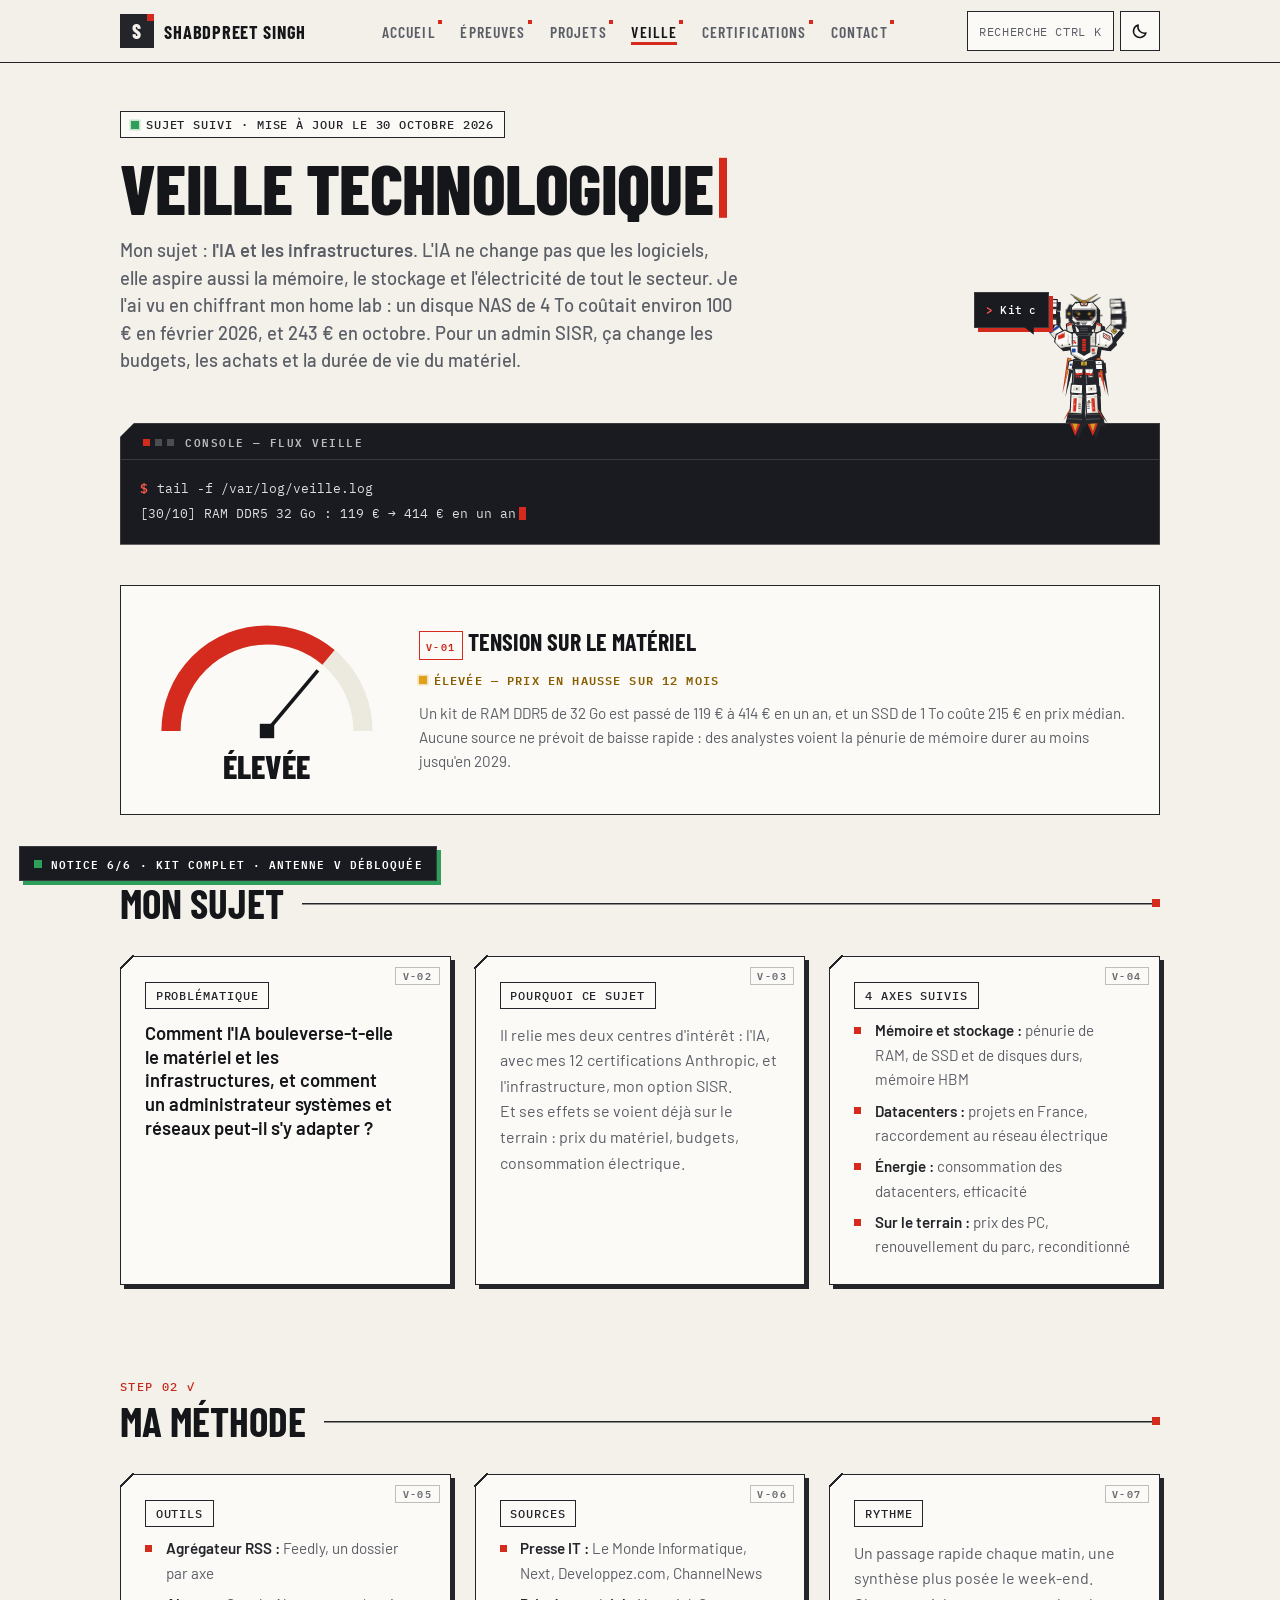
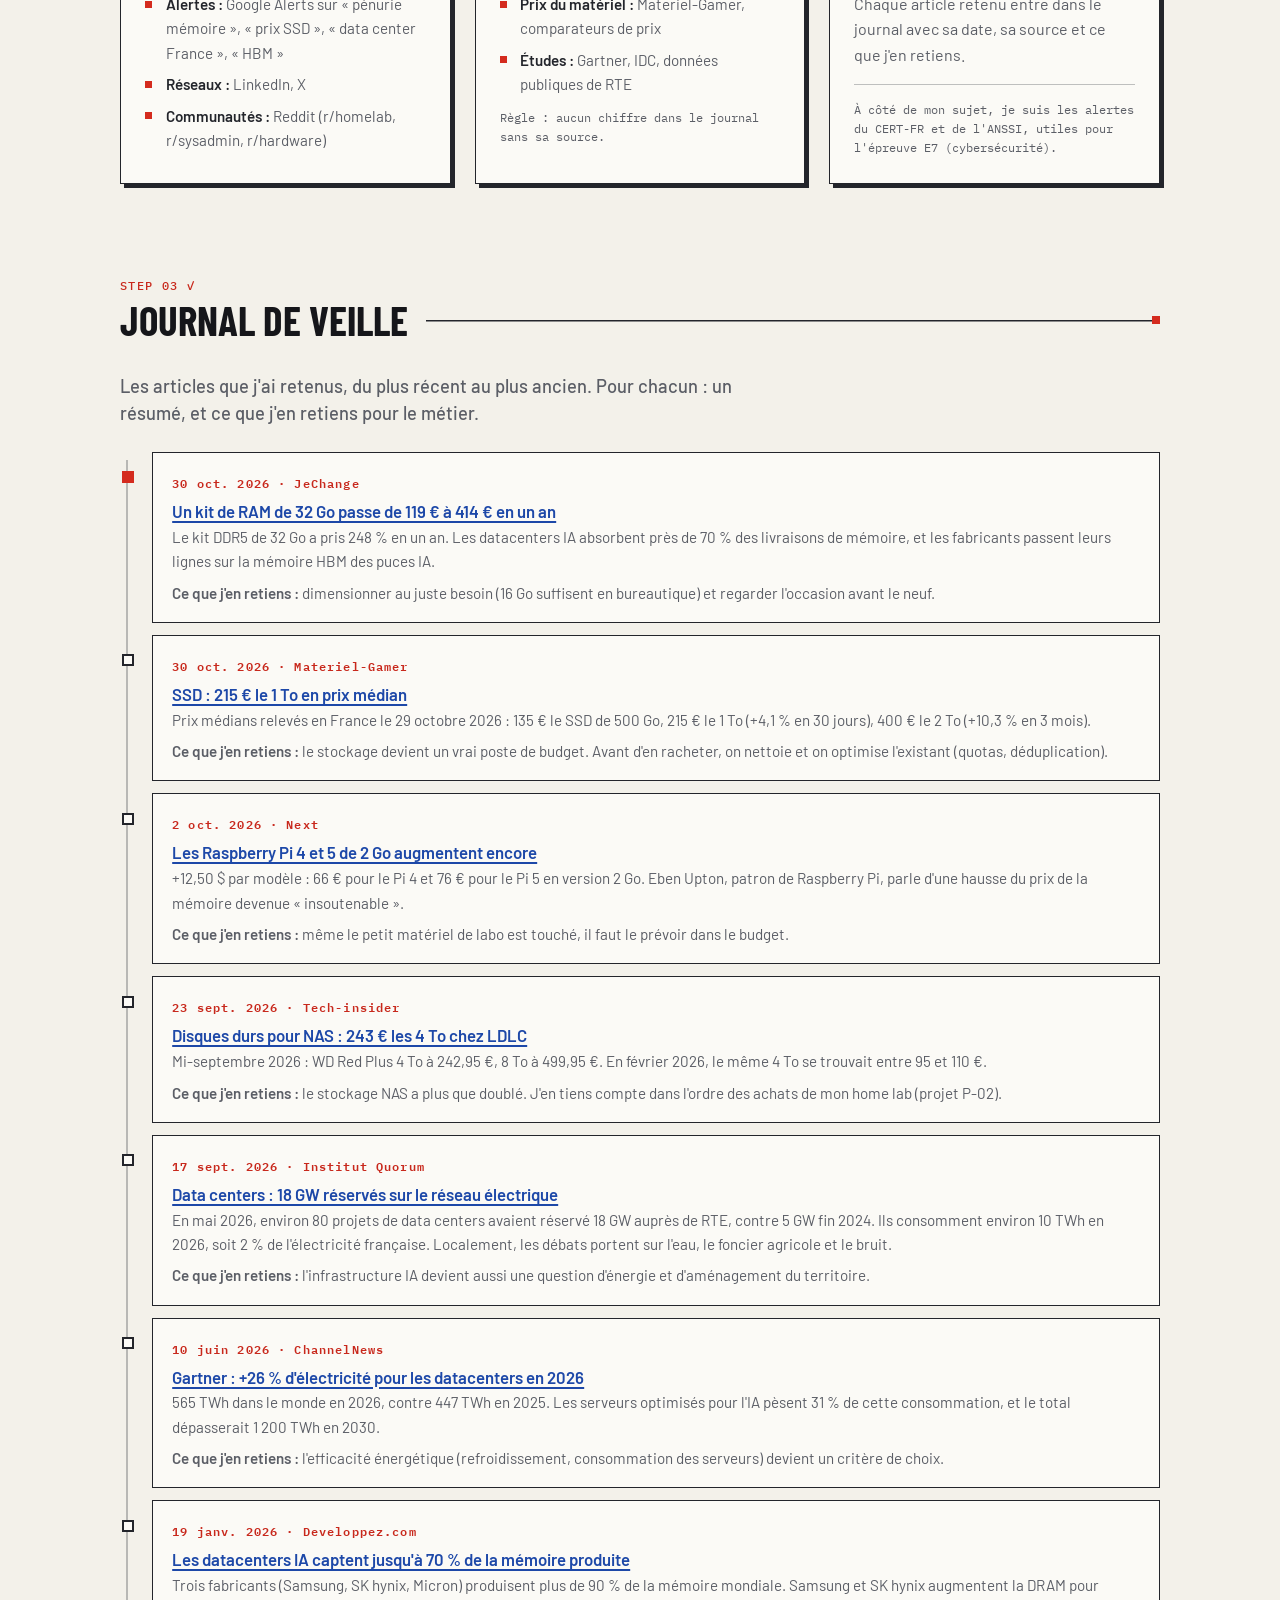
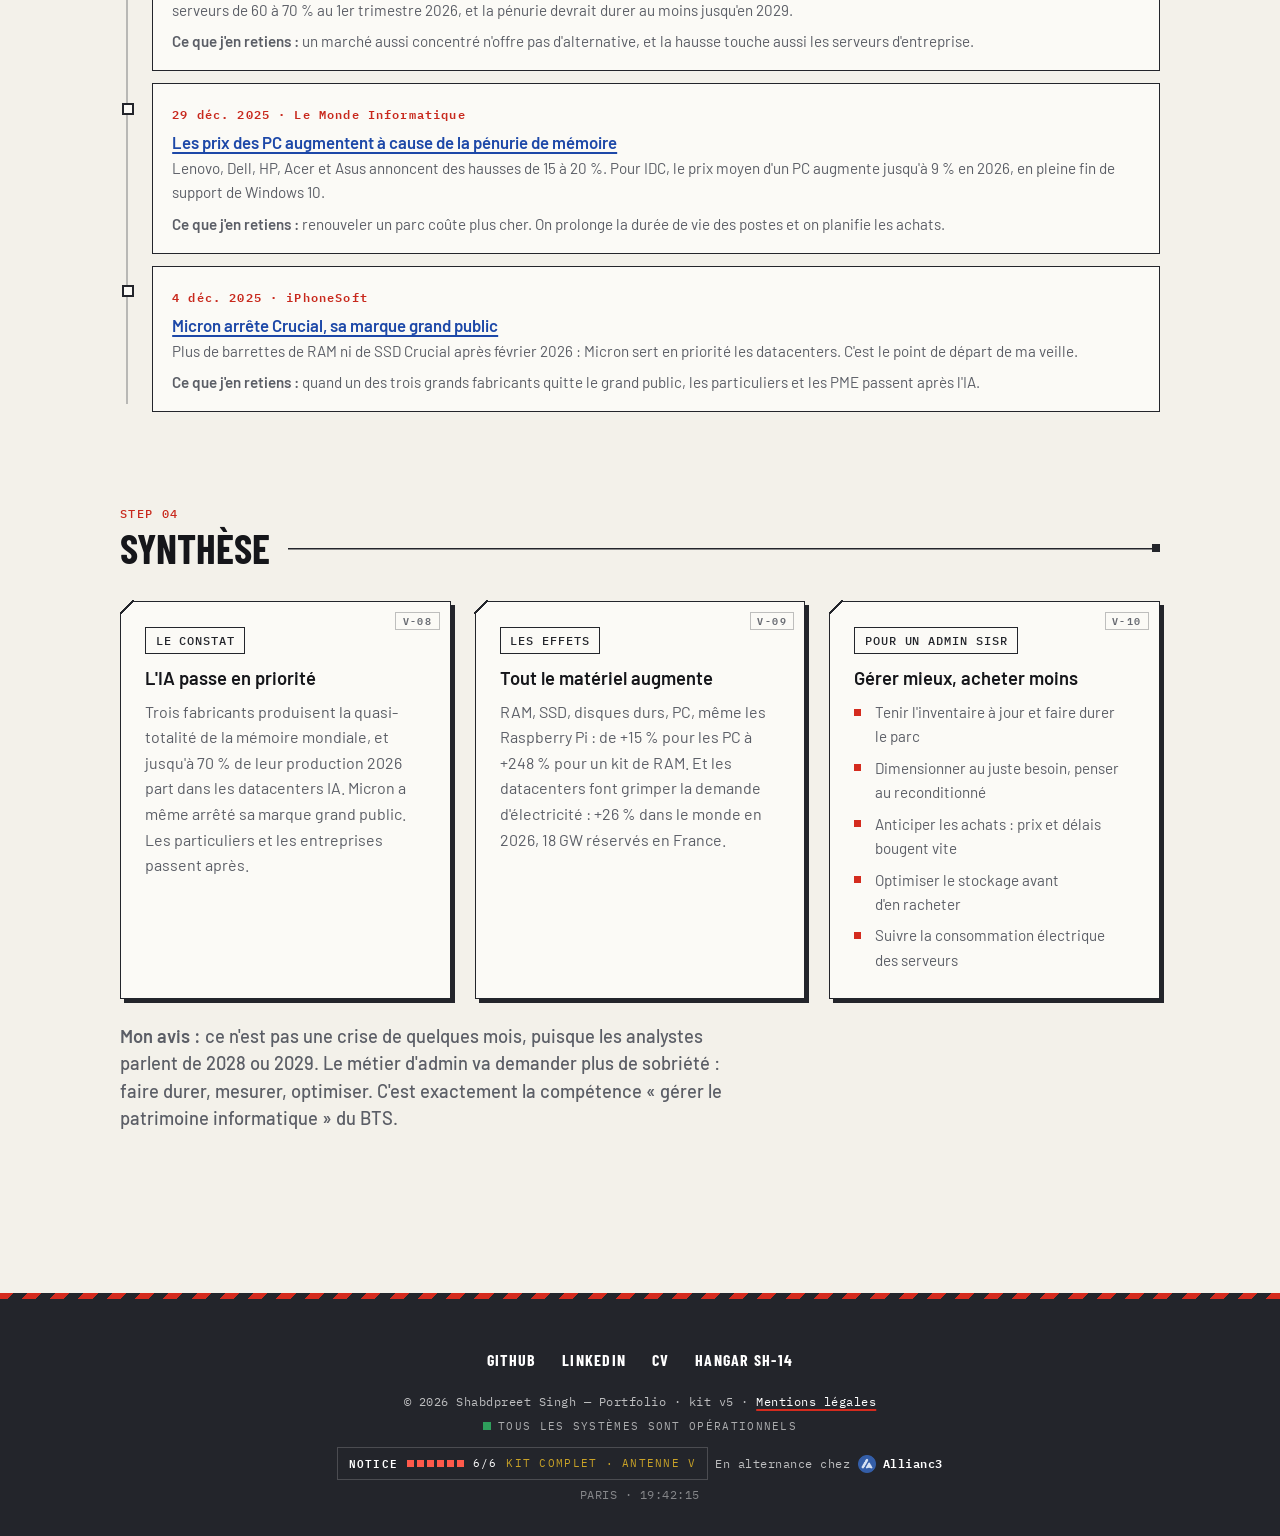
<file: veille.html>
<!DOCTYPE html>
<html lang="fr">
<head>
    <meta charset="UTF-8">
    <meta name="viewport" content="width=device-width, initial-scale=1.0">
    <script>
    /* Avant le 1er rendu : thème sauvegardé (plus de flash clair en mode sombre),
       classe .js (sans JS, rien n'est caché), volet de transition si on arrive
       d'une autre page du kit. */
    (function (h) {
        h.classList.add('js');
        try {
            var t = localStorage.getItem('theme');
            if (!t && window.matchMedia) t = matchMedia('(prefers-color-scheme: dark)').matches ? 'dark' : 'light';
            if (t) h.setAttribute('data-theme', t);
            var n = sessionStorage.getItem('kit-nav');
            if (n) {
                sessionStorage.removeItem('kit-nav');
                if (!matchMedia('(prefers-reduced-motion: reduce)').matches) {
                    h.classList.add('shutter-in');
                    h.style.setProperty('--shutter-label', JSON.stringify(n));
                }
            }
        } catch (e) {}
    })(document.documentElement);
    </script>
    <title>Veille Technologique | Shabdpreet Singh</title>
    <meta name="description" content="Veille technologique de Shabdpreet Singh : l'IA et les infrastructures (pénurie de mémoire, datacenters, énergie). Journal daté et sourcé, synthèse et méthode.">
    <link rel="preconnect" href="https://fonts.googleapis.com">
    <link rel="preconnect" href="https://fonts.gstatic.com" crossorigin>
    <link href="https://fonts.googleapis.com/css2?family=Barlow+Condensed:wght@600;700;800&family=Barlow:wght@400;500;600&family=IBM+Plex+Mono:wght@400;500;600&display=swap" rel="stylesheet">
    <link rel="stylesheet" href="./style.css">
    <link rel="icon" type="image/svg+xml" href="./favicon.svg">
    <link rel="apple-touch-icon" href="./fichiers/icon-192.png">
    <link rel="canonical" href="https://shab14.github.io/Mon-Portfolio/veille.html">
    <meta property="og:type" content="website">
    <meta property="og:title" content="Veille Technologique | Shabdpreet Singh">
    <meta property="og:description" content="Veille IT de Shabdpreet Singh : l'IA et les infrastructures.">
    <meta name="theme-color" content="#D42B1E">

    <meta property="og:image" content="https://shab14.github.io/Mon-Portfolio/fichiers/og-image.png">
    <meta property="og:image:alt" content="SH-14, le robot pilote du portfolio, sur la plaque rouge du kit — Shabdpreet Singh, BTS SIO SISR en alternance chez ALLIANC3">
    <meta property="og:url" content="https://shab14.github.io/Mon-Portfolio/veille.html">
    <meta property="og:image:width" content="1200">
    <meta property="og:image:height" content="630">
    <meta name="twitter:card" content="summary_large_image">
    <meta name="twitter:image" content="https://shab14.github.io/Mon-Portfolio/fichiers/og-image.png">
    <meta name="twitter:image:alt" content="SH-14, le robot pilote du portfolio, sur la plaque rouge du kit — Shabdpreet Singh, BTS SIO SISR en alternance chez ALLIANC3">
    <meta name="twitter:title" content="Veille Technologique | Shabdpreet Singh">
    <meta name="twitter:description" content="Veille IT de Shabdpreet Singh : l'IA et les infrastructures.">
    <link rel="manifest" href="./site.webmanifest">
</head>
<body>
    <a class="skip-link" href="#main">Aller au contenu</a>
    <div class="read-progress"></div>
    <nav>
        <div class="nav-container">
            <a href="./index.html" class="logo">
                <span class="logo-mark"><span class="lm-s">S</span><span class="lm-v" aria-hidden="true"></span></span>
                <span class="logo-text">Shabdpreet Singh</span>
            </a>
            <ul class="nav-links">
                <li><a href="./index.html">Accueil</a></li>
                <li><a href="./epreuve.html">Épreuves</a></li>
                <li><a href="./projet.html">Projets</a></li>
                <li><a href="./veille.html">Veille</a></li>
                <li><a href="./certifs.html">Certifications</a></li>
                <li><a href="./contact.html">Contact</a></li>
            </ul>
            <div class="nav-actions">
                <button class="icon-btn theme-toggle" id="themeToggle" type="button" aria-label="Basculer le thème clair/sombre" title="Thème clair/sombre">
                    <span class="moon" aria-hidden="true"><svg viewBox="0 0 24 24" fill="none" stroke="currentColor" stroke-width="2" stroke-linejoin="round"><path d="M20 14.5A8.5 8.5 0 0 1 9.5 4a8.5 8.5 0 1 0 10.5 10.5z"/></svg></span>
                    <span class="sun" aria-hidden="true"><svg viewBox="0 0 24 24" fill="none" stroke="currentColor" stroke-width="2" stroke-linecap="square"><rect x="8" y="8" width="8" height="8"/><path d="M12 2v3M12 19v3M2 12h3M19 12h3M4.9 4.9l2.1 2.1M17 17l2.1 2.1M4.9 19.1 7 17M17 7l2.1-2.1"/></svg></span>
                </button>
            </div>
        </div>
    </nav>

    <main id="main" data-pl-hello="focus|Mémoire, SSD, datacenters : je surveille.">
        <span class="page-eyebrow"><span class="dot"></span> Sujet suivi · mise à jour le 30 octobre 2026</span>
        <h1 data-tw>Veille Technologique</h1>
        <p class="page-intro">Mon sujet&nbsp;: <strong>l'IA et les infrastructures</strong>. L'IA ne change pas que les logiciels, elle aspire aussi la mémoire, le stockage et l'électricité de tout le secteur. Je l'ai vu en chiffrant mon home lab&nbsp;: un disque NAS de 4 To coûtait environ 100 € en février 2026, et 243 € en octobre. Pour un admin SISR, ça change les budgets, les achats et la durée de vie du matériel.</p>

        <div class="stand stand--watch" style="margin-bottom:2.5rem">
            <div class="pl-watch" data-pilote="watch" aria-hidden="true"></div>
            <div class="term reveal" aria-hidden="true">
                <div class="term-head">
                    <span class="term-dots"><i></i><i></i><i></i></span>
                    <span class="term-title">console — flux veille</span>
                </div>
                <div class="term-body">
                    <p class="term-line"><span class="prompt">$</span>tail -f /var/log/veille.log</p>
                    <p class="term-feed" data-feed></p>
                </div>
            </div>
        </div>

        <h2 class="sr-only">Tension sur le matériel</h2>
        <div class="gauge-card reveal">
            <svg class="gauge" viewBox="0 0 200 148" role="img" aria-label="Jauge de tension sur le matériel : élevée" style="--circ:251; --off:70; --deg:40deg">
                <path class="bg" d="M20,100 A80,80 0 0 1 180,100"/>
                <path class="fill" d="M20,100 A80,80 0 0 1 180,100"/>
                <line class="needle" x1="100" y1="100" x2="100" y2="34"/>
                <rect class="hub" x="94" y="94" width="12" height="12"/>
                <text class="gauge-val" x="100" y="140">élevée</text>
            </svg>
            <div class="gauge-label">
                <h3><span class="ico">V-01</span> Tension sur le matériel</h3>
                <span class="level"><span class="status-led warn"></span>ÉLEVÉE — prix en hausse sur 12 mois</span>
                <p>Un kit de RAM DDR5 de 32 Go est passé de 119 € à 414 € en un an, et un SSD de 1 To coûte 215 € en prix médian. Aucune source ne prévoit de baisse rapide&nbsp;: des analystes voient la pénurie de mémoire durer au moins jusqu'en 2029.</p>
            </div>
        </div>

        <section>
        <h2 class="section-title" data-step="01" data-pl="focus|Un sujet, quatre axes, suivis jusqu'à l'examen."><span class="st-text">Mon sujet</span></h2>
        <div class="grid">
            <article class="card reveal" data-i="1" data-part="V-02">
                <span class="cert-pill">Problématique</span>
                <h3 style="margin-top:.8rem">Comment l'IA bouleverse&#8209;t&#8209;elle le matériel et les infrastructures, et comment un administrateur systèmes et réseaux peut&#8209;il s'y adapter&nbsp;?</h3>
            </article>
            <article class="card reveal" data-i="2" data-part="V-03">
                <span class="cert-pill">Pourquoi ce sujet</span>
                <p style="margin-top:.8rem">Il relie mes deux centres d'intérêt&nbsp;: l'IA, avec mes 12 certifications Anthropic, et l'infrastructure, mon option SISR. Et ses effets se voient déjà sur le terrain&nbsp;: prix du matériel, budgets, consommation électrique.</p>
            </article>
            <article class="card reveal" data-i="3" data-part="V-04">
                <span class="cert-pill">4 axes suivis</span>
                <ul class="veille-axes">
                    <li><strong>Mémoire et stockage&nbsp;:</strong> pénurie de RAM, de SSD et de disques durs, mémoire HBM</li>
                    <li><strong>Datacenters&nbsp;:</strong> projets en France, raccordement au réseau électrique</li>
                    <li><strong>Énergie&nbsp;:</strong> consommation des datacenters, efficacité</li>
                    <li><strong>Sur le terrain&nbsp;:</strong> prix des PC, renouvellement du parc, reconditionné</li>
                </ul>
            </article>
        </div>
        </section>

        <section>
        <h2 class="section-title" data-step="02"><span class="st-text">Ma méthode</span></h2>
        <div class="grid">
            <article class="card reveal" data-i="1" data-part="V-05">
                <span class="cert-pill">Outils</span>
                <ul class="veille-axes">
                    <li><strong>Agrégateur RSS&nbsp;:</strong> Feedly, un dossier par axe</li>
                    <li><strong>Alertes&nbsp;:</strong> Google Alerts sur «&nbsp;pénurie mémoire&nbsp;», «&nbsp;prix SSD&nbsp;», «&nbsp;data center France&nbsp;», «&nbsp;HBM&nbsp;»</li>
                    <li><strong>Réseaux&nbsp;:</strong> LinkedIn, X</li>
                    <li><strong>Communautés&nbsp;:</strong> Reddit (r/homelab, r/sysadmin, r/hardware)</li>
                </ul>
            </article>
            <article class="card reveal" data-i="2" data-part="V-06">
                <span class="cert-pill">Sources</span>
                <ul class="veille-axes">
                    <li><strong>Presse IT&nbsp;:</strong> Le Monde Informatique, Next, Developpez.com, ChannelNews</li>
                    <li><strong>Prix du matériel&nbsp;:</strong> Materiel-Gamer, comparateurs de prix</li>
                    <li><strong>Études&nbsp;:</strong> Gartner, IDC, données publiques de RTE</li>
                </ul>
                <p class="veille-source">Règle&nbsp;: aucun chiffre dans le journal sans sa source.</p>
            </article>
            <article class="card reveal" data-i="3" data-part="V-07">
                <span class="cert-pill">Rythme</span>
                <p style="margin-top:.8rem">Un passage rapide chaque matin, une synthèse plus posée le week-end. Chaque article retenu entre dans le journal avec sa date, sa source et ce que j'en retiens.</p>
                <hr class="card-divider">
                <p class="veille-source">À côté de mon sujet, je suis les alertes du CERT-FR et de l'ANSSI, utiles pour l'épreuve E7 (cybersécurité).</p>
            </article>
        </div>
        </section>

        <section>
        <h2 class="section-title" data-step="03" data-pl="check|Chaque article : une date, une source."><span class="st-text">Journal de veille</span></h2>
        <p class="page-intro" style="margin-bottom:1.5rem">Les articles que j'ai retenus, du plus récent au plus ancien. Pour chacun&nbsp;: un résumé, et ce que j'en retiens pour le métier.</p>
        <ul class="timeline">
            <li class="reveal current" data-i="1">
                <span class="when">30 oct. 2026 · JeChange</span>
                <div class="title"><a href="https://www.jechange.fr/telecom/internet/news/kit-32-go-ram-119-euros-414-euros-penurie-ia-mises-a-niveau" target="_blank" rel="noopener">Un kit de RAM de 32 Go passe de 119 € à 414 € en un an</a></div>
                <div class="desc">Le kit DDR5 de 32 Go a pris 248&nbsp;% en un an. Les datacenters IA absorbent près de 70&nbsp;% des livraisons de mémoire, et les fabricants passent leurs lignes sur la mémoire HBM des puces IA.</div>
                <div class="desc" style="margin-top:.45rem"><strong>Ce que j'en retiens&nbsp;:</strong> dimensionner au juste besoin (16 Go suffisent en bureautique) et regarder l'occasion avant le neuf.</div>
            </li>
            <li class="reveal" data-i="2">
                <span class="when">30 oct. 2026 · Materiel-Gamer</span>
                <div class="title"><a href="https://www.materiel-gamer.com/ssd-lindice-reste-calme-a-06-en-30-jours-mais-le-1-to-215-euros-et-le-2-to-400-euros-montent-de-41-et-31-ce-que-pesent-les-115-go-de-modern-warfare-4/" target="_blank" rel="noopener">SSD : 215 € le 1 To en prix médian</a></div>
                <div class="desc">Prix médians relevés en France le 29 octobre 2026&nbsp;: 135 € le SSD de 500 Go, 215 € le 1 To (+4,1&nbsp;% en 30 jours), 400 € le 2 To (+10,3&nbsp;% en 3 mois).</div>
                <div class="desc" style="margin-top:.45rem"><strong>Ce que j'en retiens&nbsp;:</strong> le stockage devient un vrai poste de budget. Avant d'en racheter, on nettoie et on optimise l'existant (quotas, déduplication).</div>
            </li>
            <li class="reveal" data-i="3">
                <span class="when">2 oct. 2026 · Next</span>
                <div class="title"><a href="https://next.ink/briefs/le-brief-du-2-octobre-2026/" target="_blank" rel="noopener">Les Raspberry Pi 4 et 5 de 2 Go augmentent encore</a></div>
                <div class="desc">+12,50 $ par modèle&nbsp;: 66 € pour le Pi 4 et 76 € pour le Pi 5 en version 2 Go. Eben Upton, patron de Raspberry Pi, parle d'une hausse du prix de la mémoire devenue «&nbsp;insoutenable&nbsp;».</div>
                <div class="desc" style="margin-top:.45rem"><strong>Ce que j'en retiens&nbsp;:</strong> même le petit matériel de labo est touché, il faut le prévoir dans le budget.</div>
            </li>
            <li class="reveal" data-i="4">
                <span class="when">23 sept. 2026 · Tech-insider</span>
                <div class="title"><a href="https://tech-insider.org/fr/wd-red-vs-ironwolf-vs-toshiba-n300-2026/" target="_blank" rel="noopener">Disques durs pour NAS : 243 € les 4 To chez LDLC</a></div>
                <div class="desc">Mi-septembre 2026&nbsp;: WD Red Plus 4 To à 242,95 €, 8 To à 499,95 €. En février 2026, le même 4 To se trouvait entre 95 et 110 €.</div>
                <div class="desc" style="margin-top:.45rem"><strong>Ce que j'en retiens&nbsp;:</strong> le stockage NAS a plus que doublé. J'en tiens compte dans l'ordre des achats de mon home lab (projet P-02).</div>
            </li>
            <li class="reveal" data-i="5">
                <span class="when">17 sept. 2026 · Institut Quorum</span>
                <div class="title"><a href="https://www.institut-quorum.fr/article-data-centers-reseau-electrique" target="_blank" rel="noopener">Data centers : 18 GW réservés sur le réseau électrique</a></div>
                <div class="desc">En mai 2026, environ 80 projets de data centers avaient réservé 18 GW auprès de RTE, contre 5 GW fin 2024. Ils consomment environ 10 TWh en 2026, soit 2&nbsp;% de l'électricité française. Localement, les débats portent sur l'eau, le foncier agricole et le bruit.</div>
                <div class="desc" style="margin-top:.45rem"><strong>Ce que j'en retiens&nbsp;:</strong> l'infrastructure IA devient aussi une question d'énergie et d'aménagement du territoire.</div>
            </li>
            <li class="reveal" data-i="6">
                <span class="when">10 juin 2026 · ChannelNews</span>
                <div class="title"><a href="https://www.channelnews.fr/gartner-prevoit-un-bond-de-26-de-la-consommation-electrique-des-datacenters-en-2026-157174" target="_blank" rel="noopener">Gartner : +26 % d'électricité pour les datacenters en 2026</a></div>
                <div class="desc">565 TWh dans le monde en 2026, contre 447 TWh en 2025. Les serveurs optimisés pour l'IA pèsent 31&nbsp;% de cette consommation, et le total dépasserait 1&nbsp;200 TWh en 2030.</div>
                <div class="desc" style="margin-top:.45rem"><strong>Ce que j'en retiens&nbsp;:</strong> l'efficacité énergétique (refroidissement, consommation des serveurs) devient un critère de choix.</div>
            </li>
            <li class="reveal" data-i="7">
                <span class="when">19 janv. 2026 · Developpez.com</span>
                <div class="title"><a href="https://hardware.developpez.com/actu/379321/[base64]/" target="_blank" rel="noopener">Les datacenters IA captent jusqu'à 70 % de la mémoire produite</a></div>
                <div class="desc">Trois fabricants (Samsung, SK hynix, Micron) produisent plus de 90&nbsp;% de la mémoire mondiale. Samsung et SK hynix augmentent la DRAM pour serveurs de 60 à 70&nbsp;% au 1er trimestre 2026, et la pénurie devrait durer au moins jusqu'en 2029.</div>
                <div class="desc" style="margin-top:.45rem"><strong>Ce que j'en retiens&nbsp;:</strong> un marché aussi concentré n'offre pas d'alternative, et la hausse touche aussi les serveurs d'entreprise.</div>
            </li>
            <li class="reveal" data-i="8">
                <span class="when">29 déc. 2025 · Le Monde Informatique</span>
                <div class="title"><a href="https://www.lemondeinformatique.fr/actualites/lire-hausse-du-prix-des-pc-suite-a-la-penurie-mondiale-de-memoire-en-2026-98901.html" target="_blank" rel="noopener">Les prix des PC augmentent à cause de la pénurie de mémoire</a></div>
                <div class="desc">Lenovo, Dell, HP, Acer et Asus annoncent des hausses de 15 à 20&nbsp;%. Pour IDC, le prix moyen d'un PC augmente jusqu'à 9&nbsp;% en 2026, en pleine fin de support de Windows 10.</div>
                <div class="desc" style="margin-top:.45rem"><strong>Ce que j'en retiens&nbsp;:</strong> renouveler un parc coûte plus cher. On prolonge la durée de vie des postes et on planifie les achats.</div>
            </li>
            <li class="reveal" data-i="9">
                <span class="when">4 déc. 2025 · iPhoneSoft</span>
                <div class="title"><a href="https://iphonesoft.fr/2025/12/04/crise-memoire-micron-annonce-marque-crucial-disparaitre" target="_blank" rel="noopener">Micron arrête Crucial, sa marque grand public</a></div>
                <div class="desc">Plus de barrettes de RAM ni de SSD Crucial après février 2026&nbsp;: Micron sert en priorité les datacenters. C'est le point de départ de ma veille.</div>
                <div class="desc" style="margin-top:.45rem"><strong>Ce que j'en retiens&nbsp;:</strong> quand un des trois grands fabricants quitte le grand public, les particuliers et les PME passent après l'IA.</div>
            </li>
        </ul>
        </section>

        <section>
        <h2 class="section-title" data-step="04" data-pl="happy|Le résumé, en trois cases."><span class="st-text">Synthèse</span></h2>
        <div class="grid">
            <article class="card reveal" data-i="1" data-part="V-08">
                <span class="cert-pill">Le constat</span>
                <h3 style="margin-top:.8rem">L'IA passe en priorité</h3>
                <p>Trois fabricants produisent la quasi-totalité de la mémoire mondiale, et jusqu'à 70&nbsp;% de leur production 2026 part dans les datacenters IA. Micron a même arrêté sa marque grand public. Les particuliers et les entreprises passent après.</p>
            </article>
            <article class="card reveal" data-i="2" data-part="V-09">
                <span class="cert-pill">Les effets</span>
                <h3 style="margin-top:.8rem">Tout le matériel augmente</h3>
                <p>RAM, SSD, disques durs, PC, même les Raspberry Pi&nbsp;: de +15&nbsp;% pour les PC à +248&nbsp;% pour un kit de RAM. Et les datacenters font grimper la demande d'électricité&nbsp;: +26&nbsp;% dans le monde en 2026, 18 GW réservés en France.</p>
            </article>
            <article class="card reveal" data-i="3" data-part="V-10">
                <span class="cert-pill">Pour un admin SISR</span>
                <h3 style="margin-top:.8rem">Gérer mieux, acheter moins</h3>
                <ul class="veille-axes">
                    <li>Tenir l'inventaire à jour et faire durer le parc</li>
                    <li>Dimensionner au juste besoin, penser au reconditionné</li>
                    <li>Anticiper les achats&nbsp;: prix et délais bougent vite</li>
                    <li>Optimiser le stockage avant d'en racheter</li>
                    <li>Suivre la consommation électrique des serveurs</li>
                </ul>
            </article>
        </div>
        <p class="page-intro" style="margin-top:1.5rem"><strong>Mon avis&nbsp;:</strong> ce n'est pas une crise de quelques mois, puisque les analystes parlent de 2028 ou 2029. Le métier d'admin va demander plus de sobriété&nbsp;: faire durer, mesurer, optimiser. C'est exactement la compétence «&nbsp;gérer le patrimoine informatique&nbsp;» du BTS.</p>
        </section>

    </main>

    <footer>
        <div class="footer-links">
            <a href="https://github.com/shab14" target="_blank" rel="noopener">GitHub</a>
            <a href="https://www.linkedin.com/in/shabdpreet-singh-401012376/" target="_blank" rel="noopener">LinkedIn</a>
            <a href="./fichiers/CV_Shabdpreet_Singh.pdf" download>CV</a>
            <a href="./hangar.html">Hangar SH-14</a>
        </div>
        <p>© 2026 Shabdpreet Singh — Portfolio · kit v5 · <a href="./mentions-legales.html">Mentions légales</a></p>
        <p class="footer-uptime"><span class="status-led"></span>Tous les systèmes sont opérationnels</p>
        <p class="footer-alt">En alternance chez <img class="footer-brand" src="./fichiers/allianc3-mark.png" alt="" width="18" height="18" loading="lazy"> <strong>Allianc3</strong></p>
        <p class="footer-clock" id="clock"></p>
    </footer>
    <div class="incident-toast" id="incidentToast" aria-hidden="true">Alerte simulée — <span class="ok2">tous systèmes rétablis ✓</span></div>
    <button class="scroll-top" id="scrollTop" type="button" aria-label="Remonter en haut">↑</button>
    <script src="./pilote.js"></script>
    <script src="./script.js"></script>
</body>
</html>
</file>
<file: style.css>
/* ============================================================
   Portfolio — Shabdpreet Singh
   DA « MASTER GRADE » : le portfolio comme un kit à monter.
   Hero = box art (grand, frontal). Corps = notice de montage
   (étapes, mono, références de pièces, lignes de panneau).
   Détails = planche de stickers. Terminal + radar = fiche de
   stats. Deux faces : KIT (clair) / BOX ART (sombre).
   Règles : rayon 0, chanfrein sur un coin, bordures visibles,
   ombres dures, aucun dégradé, aucun emoji, mouvement mécanique.
   ============================================================ */

:root {
    /* ---- Face KIT (clair, par défaut) ---- */
    --bg:        #F3F1EA;   /* plastique de grappe */
    --surface:   #FBFAF6;
    --surface-2: #ECE9DF;
    --line:      #23252B;   /* ligne de panneau (graphite) */
    --line-soft: rgba(35, 37, 43, 0.28);
    --ink:       #15161A;
    --text:      #23252B;
    --text-soft: #5B5E66;
    --text-mute: #666970;   /* v5 : 5,3:1 sur surface (AA), était #8A8D94 (3,2:1) */

    --red:       #D42B1E;   /* action / émotion */
    --red-deep:  #A81F16;
    --red-soft:  rgba(212, 43, 30, 0.10);
    --blue:      #1D48A8;   /* structure */
    --blue-soft: rgba(29, 72, 168, 0.10);
    --blue-plate: var(--blue);   /* fond bleu sous texte blanc */
    --gold:      #C9A227;   /* premium / collector */
    --ok:        #2E9E5B;
    --warn:      #E0A21B;
    /* v5 — encres de texte : même teinte, plus dense quand c'est du texte fin
       (le rouge, le vert, l'ambre et l'or restent les mêmes en aplat) */
    --red-ink:   #C8281C;   /* 4,9:1 sur le fond de grappe (le rouge plein fait 4,5:1 tout juste) */
    --ok-ink:    #1F7A44;
    --warn-ink:  #8A5E00;
    --gold-ink:  #806510;

    /* Panneaux techniques : toujours graphite, sur les deux faces */
    --panel-bg:     #1A1B20;
    --panel-line:   rgba(255, 255, 255, 0.14);
    --panel-text:   rgba(255, 255, 255, 0.86);
    --panel-soft:   rgba(255, 255, 255, 0.7);
    --panel-mute:   rgba(255, 255, 255, 0.55);
    --panel-red:    #FF5A4B;   /* rouge lisible sur graphite (5,6:1) */
    --panel-ok:     #4CD285;
    --panel-warn:   #F0B429;
    --panel-blue:   #7FA6FF;

    /* v5 — tapis de découpe du hangar (quadrillage fin + repères tous les 5 carreaux) */
    --mat-line:   rgba(35, 37, 43, 0.07);
    --mat-line-2: rgba(35, 37, 43, 0.15);

    /* Chanfrein : fond derrière l'élément coupé (voir .cut) */
    --cut-bg: var(--bg);
    --cut: 14px;

    /* Typo */
    --display: 'Barlow Condensed', 'Arial Narrow', Impact, sans-serif;
    --sans:    'Barlow', -apple-system, BlinkMacSystemFont, 'Segoe UI', Roboto, sans-serif;
    --mono:    'IBM Plex Mono', 'SFMono-Regular', Consolas, monospace;

    /* Échelle */
    --fs-name: clamp(3.6rem, 10vw, 8rem);
    --fs-h1:   clamp(2.8rem, 6vw, 4.4rem);
    --fs-h2:   clamp(1.9rem, 3.2vw, 2.6rem);
    --fs-h3:   1.15rem;
    --fs-lede: 1.15rem;
    --fs-body: 1rem;
    --fs-small: 0.875rem;
    --fs-mono: 0.84rem;
    --fs-label: 0.72rem;

    /* Espacement (base 4) */
    --s-1: 4px;  --s-2: 8px;  --s-3: 12px; --s-4: 16px; --s-5: 24px;
    --s-6: 32px; --s-7: 48px; --s-8: 64px; --s-9: 96px; --s-10: 128px;
    --maxw: 1120px;
    --gutter: 24px;
    --section-gap: var(--s-9);

    /* Ombres dures (jamais floues) */
    --shadow-hard: 4px 4px 0 var(--line);
    --shadow-hard-lg: 6px 6px 0 var(--line);

    /* Mouvement : ça clique, ça s'emboîte */
    --dur-fast:   0.16s;
    --dur-normal: 0.36s;
    --dur-slow:   0.5s;
    --ease-snap:  cubic-bezier(0.2, 0.9, 0.25, 1.05);  /* dépassement mécanique */
    --ease-out:   cubic-bezier(0.2, 0.8, 0.2, 1);
    --ease-in:    cubic-bezier(0.5, 0, 0.8, 0.2);
}

/* ---- Face BOX ART (sombre) ---- */
[data-theme="dark"] {
    --bg:        #121317;
    --surface:   #1A1B20;
    --surface-2: #22242A;
    --line:      #3A3D46;
    --line-soft: rgba(255, 255, 255, 0.16);
    --ink:       #F2F0EA;
    --text:      #E6E4DD;
    --text-soft: #A9ACB4;
    --text-mute: #8A8E97;   /* v5 : 5,2:1 sur surface (était 4,3:1) */

    --red:       #F0392B;
    --red-deep:  #C42A1E;
    --red-soft:  rgba(240, 57, 43, 0.14);
    --blue:      #5B8DEF;
    --blue-soft: rgba(91, 141, 239, 0.14);
    --blue-plate: #2F59B8;   /* le bleu clair du thème sombre ne porte pas le blanc (3,2:1) */
    --gold:      #E1B93F;
    --ok:        #3DBE72;
    --warn:      #F0B429;
    --red-ink:   #F4564A;   /* 5,1:1 sur surface graphite */
    --ok-ink:    var(--ok);
    --warn-ink:  var(--warn);
    --gold-ink:  var(--gold);

    --panel-bg:   #0E0F12;
    --panel-line: rgba(255, 255, 255, 0.12);
    --mat-line:   rgba(255, 255, 255, 0.045);
    --mat-line-2: rgba(255, 255, 255, 0.1);

    --shadow-hard: 4px 4px 0 #000;
    --shadow-hard-lg: 6px 6px 0 #000;
}

/* ============================================================
   Base
   ============================================================ */
*, *::before, *::after { box-sizing: border-box; }
* { margin: 0; padding: 0; }

html {
    scroll-behavior: smooth;
    -webkit-font-smoothing: antialiased;
    -moz-osx-font-smoothing: grayscale;
    -webkit-text-size-adjust: 100%;
}

body {
    font-family: var(--sans);
    font-size: var(--fs-body);
    line-height: 1.6;
    color: var(--text);
    background-color: var(--bg);
    overflow-x: hidden;
    transition: background-color var(--dur-normal) var(--ease-out), color var(--dur-normal) var(--ease-out);
}

img { max-width: 100%; height: auto; }
p, li { text-wrap: pretty; }
h1, h2, h3 { text-wrap: balance; }
strong { font-weight: 600; }
em { font-style: italic; }
a { color: var(--blue); text-decoration-thickness: 1.5px; text-underline-offset: 3px; }

:focus-visible {
    outline: 2px solid var(--red);
    outline-offset: 3px;
}

::selection { background: var(--red); color: #fff; }

/* Chiffres tabulaires partout où ça compte */
.metric .num, .when, .status-uptime, .status-pill, .footer-clock, .footer-uptime,
.certs-summary .stat strong, .cert-meta, .cert-count, .placeholder-progress,
.radar-legend .lbl b, .gauge-val, .ring-text, .dino-hud, .term-body {
    font-variant-numeric: tabular-nums;
}

/* ============================================================
   Primitives de la DA : stickers, chanfrein, hazard, hachures
   ============================================================ */

/* Sticker : petit label mono capitales bordé */
.sticker,
.page-eyebrow,
.hero-eyebrow,
.cert-pill,
.project-tag,
.portrait-badge,
.epreuve-status,
.project-status {
    display: inline-flex;
    align-items: center;
    gap: 0.45rem;
    font-family: var(--mono);
    font-size: var(--fs-label);
    font-weight: 500;
    letter-spacing: 0.08em;
    text-transform: uppercase;
    line-height: 1;
    color: var(--text);
    background: var(--surface);
    border: 1.5px solid var(--line);
    padding: 0.42rem 0.6rem 0.4rem;
    white-space: nowrap;
}

/* Chanfrein haut-gauche sans clip-path : un triangle couleur fond
   recouvre le coin, un trait diagonal reprend la bordure.
   L'élément doit être posé sur var(--cut-bg). L'ombre dure (bas-droite)
   reste intacte. */
.cut {
    position: relative;
    border: 1.5px solid var(--edge, var(--line));
}
.cut::before {
    content: "";
    position: absolute;
    top: -1.5px; left: -1.5px;
    width: var(--cut); height: var(--cut);
    background: linear-gradient(135deg,
        var(--cut-bg) 0 calc(50% - 1px),
        var(--edge, var(--line)) calc(50% - 1px) calc(50% + 0.8px),
        transparent calc(50% + 0.8px));
    pointer-events: none;
    z-index: 3;
}

/* Bande hazard rouge / fond, à 45° */
.hazard,
.hazard-top::before,
.hazard-bottom::after {
    background: repeating-linear-gradient(-45deg,
        var(--red) 0 10px,
        var(--bg) 10px 20px);
}
.hazard-top, .hazard-bottom { position: relative; }
.hazard-top::before, .hazard-bottom::after {
    content: "";
    position: absolute;
    left: 0; right: 0;
    height: 6px;
    pointer-events: none;
}
.hazard-top::before { top: 0; }
.hazard-bottom::after { bottom: 0; }

/* Hachures de dessin technique */
.hatch {
    background-image: repeating-linear-gradient(135deg,
        rgba(0, 0, 0, 0.09) 0 1px,
        transparent 1px 9px);
}

/* Repère de calage (croix) */
.reg {
    position: absolute;
    width: 14px; height: 14px;
    pointer-events: none;
    opacity: 0.7;
}
.reg::before, .reg::after {
    content: "";
    position: absolute;
    background: var(--line);
}
.reg::before { left: 50%; top: 0; width: 1.5px; height: 100%; transform: translateX(-50%); }
.reg::after  { top: 50%; left: 0; height: 1.5px; width: 100%; transform: translateY(-50%); }

/* LED carrée (statuts) */
.status-led,
.avail-led,
.page-eyebrow .dot,
.hero-eyebrow .dot {
    display: inline-block;
    width: 8px; height: 8px;
    flex: none;
    background: var(--ok);
    box-shadow: 0 0 0 1.5px rgba(46, 158, 91, 0.25);
    animation: led-blink 2.4s steps(1) infinite;
}
.status-led.warn { background: var(--warn); box-shadow: 0 0 0 1.5px rgba(224, 162, 27, 0.3); animation-duration: 1.2s; }
@keyframes led-blink {
    0%, 88% { opacity: 1; }
    89%, 100% { opacity: 0.35; }
}

/* Titre lu par les lecteurs d'écran, invisible à l'écran (ordre des titres h1 → h2 → h3) */
.sr-only {
    position: absolute !important;
    width: 1px; height: 1px;
    margin: -1px; padding: 0;
    overflow: hidden;
    clip: rect(0 0 0 0);
    white-space: nowrap;
    border: 0;
}

/* Lien "skip" a11y */
.skip-link {
    position: absolute;
    left: 50%;
    top: -60px;
    transform: translateX(-50%);
    z-index: 1100;
    background: var(--red);
    color: #fff;
    padding: 0.6rem 1.1rem;
    font-family: var(--display);
    font-weight: 700;
    text-transform: uppercase;
    letter-spacing: 0.06em;
    text-decoration: none;
    transition: top var(--dur-fast) var(--ease-out);
}
.skip-link:focus { top: 0; outline: none; }

/* Barre de progression (HUD) */
.read-progress {
    position: fixed;
    top: 0; left: 0;
    height: 3px;
    width: 0%;
    background: var(--red);
    z-index: 2000;
    transition: width 0.1s linear;
}

/* ============================================================
   Navigation — la « pièce clear » du kit (seule surface en verre)
   ============================================================ */
nav {
    position: sticky;
    top: 0;
    z-index: 1000;
    background: rgba(243, 241, 234, 0.80);
    -webkit-backdrop-filter: blur(10px) saturate(120%);
    backdrop-filter: blur(10px) saturate(120%);
    border-bottom: 1.5px solid var(--line);
}
[data-theme="dark"] nav { background: rgba(18, 19, 23, 0.82); }

.nav-container {
    max-width: var(--maxw);
    margin: 0 auto;
    display: flex;
    justify-content: space-between;
    align-items: center;
    gap: 1rem;
    padding: 0.7rem var(--gutter);
}

.logo {
    display: inline-flex;
    align-items: center;
    gap: 0.65rem;
    text-decoration: none;
    color: var(--ink);
    font-family: var(--display);
    font-weight: 700;
    font-size: 1.15rem;
    text-transform: uppercase;
    letter-spacing: 0.04em;
    line-height: 1;
}
.logo-mark {
    position: relative;
    width: 34px; height: 34px;
    display: inline-flex;
    align-items: center;
    justify-content: center;
    background: var(--line);
    color: var(--bg);
    font-family: var(--display);
    font-weight: 800;
    font-size: 1.25rem;
    line-height: 1;
    flex: none;
    transition: background-color var(--dur-fast) var(--ease-out), color var(--dur-fast) var(--ease-out);
}
[data-theme="dark"] .logo-mark { background: var(--ink); color: var(--bg); }
.logo-mark::after {
    content: "";
    position: absolute;
    top: 0; right: 0;
    width: 7px; height: 7px;
    background: var(--red);
}
.logo:hover .logo-mark { background: var(--red); color: #fff; }
.logo-text { padding-top: 2px; }

.nav-links {
    display: flex;
    list-style: none;
    gap: 0.15rem;
    align-items: center;
}
.nav-links a {
    position: relative;
    display: inline-block;
    text-decoration: none;
    color: var(--text-soft);
    font-family: var(--display);
    font-weight: 600;
    font-size: 0.98rem;
    text-transform: uppercase;
    letter-spacing: 0.07em;
    padding: 0.55rem 0.7rem 0.5rem;
    line-height: 1;
    transition: color var(--dur-fast) var(--ease-out);
}
.nav-links a::after {
    content: "";
    position: absolute;
    left: 0.7rem; right: 0.7rem;
    bottom: 0.18rem;
    height: 3px;
    background: var(--red);
    transform: scaleX(0);
    transform-origin: left center;
    transition: transform var(--dur-normal) var(--ease-snap);
}
.nav-links a:hover { color: var(--ink); }
.nav-links a:hover::after,
.nav-links a.active::after { transform: scaleX(1); }
.nav-links a.active { color: var(--ink); }

.nav-actions { display: flex; align-items: center; gap: 0.4rem; margin-left: 0.2rem; }

.icon-btn {
    width: 40px; height: 40px;
    display: inline-flex;
    align-items: center;
    justify-content: center;
    border: 1.5px solid var(--line);
    background: var(--surface);
    color: var(--ink);
    cursor: pointer;
    line-height: 1;
    flex: none;
    transition: background-color var(--dur-fast) var(--ease-out), color var(--dur-fast) var(--ease-out),
                transform var(--dur-fast) var(--ease-out);
}
.icon-btn svg { width: 18px; height: 18px; display: block; }
.icon-btn:hover { background: var(--line); color: var(--bg); }
[data-theme="dark"] .icon-btn:hover { background: var(--ink); color: var(--bg); }
.icon-btn:active { transform: translate(1px, 1px); }
.theme-toggle .moon, .theme-toggle .sun { display: inline-flex; }
.theme-toggle .sun { display: none; }
[data-theme="dark"] .theme-toggle .sun { display: inline-flex; }
[data-theme="dark"] .theme-toggle .moon { display: none; }
.theme-toggle svg { transition: transform var(--dur-normal) var(--ease-snap); }
.theme-toggle:hover svg { transform: rotate(90deg); }

/* Déclencheur palette (injecté en JS) */
.cmdk-trigger {
    display: inline-flex;
    align-items: center;
    gap: 0.45rem;
    height: 40px;
    font-family: var(--mono);
    font-size: 0.72rem;
    letter-spacing: 0.06em;
    text-transform: uppercase;
    color: var(--text-soft);
    background: var(--surface);
    border: 1.5px solid var(--line);
    padding: 0 0.7rem;
    cursor: pointer;
    transition: background-color var(--dur-fast) var(--ease-out), color var(--dur-fast) var(--ease-out);
}
.cmdk-trigger:hover { background: var(--line); color: var(--bg); }
[data-theme="dark"] .cmdk-trigger:hover { background: var(--ink); color: var(--bg); }
.cmdk-trigger kbd { font-family: inherit; font-size: inherit; border: 0; background: transparent; padding: 0; }

/* ============================================================
   Layout & en-têtes de page
   ============================================================ */
main {
    max-width: var(--maxw);
    margin: 0 auto;
    padding: 0 var(--gutter) var(--s-8);
    min-height: calc(100vh - 260px);
}

main > h1 {
    font-family: var(--display);
    font-weight: 800;
    font-size: var(--fs-h1);
    line-height: 0.95;
    letter-spacing: -0.01em;
    text-transform: uppercase;
    color: var(--ink);
    margin: var(--s-4) 0 var(--s-4);
}
.page-intro {
    color: var(--text-soft);
    font-size: var(--fs-lede);
    font-weight: 500;
    line-height: 1.5;
    margin-bottom: var(--s-7);
    max-width: 62ch;
}
.page-eyebrow { margin-top: var(--s-7); }

section { margin-bottom: var(--section-gap); }

h2 {
    font-family: var(--display);
    font-weight: 700;
    font-size: var(--fs-h2);
    line-height: 1;
    text-transform: uppercase;
    letter-spacing: 0;
    color: var(--ink);
    margin-bottom: var(--s-5);
}
h3 {
    font-family: var(--sans);
    font-weight: 600;
    font-size: var(--fs-h3);
    line-height: 1.3;
    color: var(--ink);
    margin-bottom: 0.5rem;
}

/* Titre de section = étape de notice : STEP 0X + titre + ligne de panneau */
.section-title {
    display: flex;
    flex-wrap: wrap;
    align-items: center;
    gap: 0.5rem 1.1rem;
    margin-bottom: var(--s-6);
}
.section-title::before {
    content: "STEP " attr(data-step);
    flex: 0 0 100%;
    font-family: var(--mono);
    font-size: var(--fs-label);
    font-weight: 500;
    letter-spacing: 0.12em;
    color: var(--red-ink);
}
.section-title:not([data-step])::before { display: none; }
.section-title::after {
    content: "";
    flex: 1 1 40px;
    min-width: 40px;
    height: 8px;
    background:
        linear-gradient(var(--line), var(--line)) right center / 8px 8px no-repeat,
        linear-gradient(var(--line), var(--line)) left center / 100% 1.5px no-repeat;
}

/* ============================================================
   Hero — le box art
   ============================================================ */
.hero {
    position: relative;
    padding: var(--s-8) 0 var(--s-8);
    overflow: hidden;
    cursor: crosshair;
}
.hero a, .hero button { cursor: pointer; }

/* La plaque rouge hachurée coupée en diagonale, derrière le panneau */
.hero-plate {
    position: absolute;
    top: 6%;
    right: -4%;
    width: 46%;
    height: 88%;
    background: var(--red);
    clip-path: polygon(22% 0, 100% 0, 100% 100%, 0 100%);
    z-index: 0;
    pointer-events: none;
}
.hero-plate::after {
    content: "";
    position: absolute;
    inset: 0;
    background-image: repeating-linear-gradient(135deg,
        rgba(0, 0, 0, 0.16) 0 1.5px,
        transparent 1.5px 10px);
}
.hero .reg.tl { top: 14px; left: 0; }
.hero .reg.br { bottom: 14px; right: 0; }

.hero-inner {
    position: relative;
    z-index: 1;
    display: grid;
    grid-template-columns: 7fr 5fr;
    gap: var(--s-7);
    align-items: center;
}
.hero-text { min-width: 0; }

.hero-eyebrow { margin-bottom: var(--s-5); }

.hero h1 {
    font-family: var(--display);
    font-weight: 800;
    font-size: var(--fs-name);
    line-height: 0.88;
    letter-spacing: -0.015em;
    text-transform: uppercase;
    color: var(--ink);
    margin: 0 0 var(--s-5);
}
.name-line { display: block; overflow: hidden; padding-bottom: 0.04em; }
.name-line > span { display: block; }
.name-outline > span {
    color: transparent;
    -webkit-text-stroke: 2px var(--ink);
    text-stroke: 2px var(--ink);
}
@media (max-width: 600px) {
    .name-outline > span { -webkit-text-stroke-width: 1.5px; }
}

.hero-roles {
    display: flex;
    align-items: center;
    gap: 0.5rem;
    font-family: var(--mono);
    font-size: 1rem;
    color: var(--text-soft);
    margin: 0 0 var(--s-4);
}
.hero-roles .rp { color: var(--red-ink); font-weight: 600; }
.role-word { color: var(--ink); font-weight: 500; transition: opacity var(--dur-fast) var(--ease-out); }
.role-caret {
    width: 9px; height: 1.05em;
    background: var(--red);
    display: inline-block;
    animation: caret-blink 1.05s step-end infinite;
}
@keyframes caret-blink { 50% { opacity: 0; } }

.hero .lede {
    font-size: var(--fs-lede);
    font-weight: 500;
    line-height: 1.5;
    color: var(--text);
    max-width: 50ch;
    margin: 0 0 var(--s-5);
}
.hero .lede strong { color: var(--red-ink); font-weight: 600; }

.infos-rapides {
    display: flex;
    flex-wrap: wrap;
    gap: 0.5rem 1.4rem;
    font-family: var(--mono);
    font-size: 0.8rem;
    color: var(--text-soft);
    margin-bottom: var(--s-6);
}
.infos-rapides span { white-space: nowrap; }
.infos-rapides b {
    font-weight: 600;
    color: var(--red-ink);
    letter-spacing: 0.1em;
    margin-right: 0.35rem;
}

.cta-buttons { display: flex; gap: 0.7rem; flex-wrap: wrap; }
.cta-buttons.downloads { margin-top: 0.7rem; }

/* ---- Panneau SYSTÈMES (HUD) ---- */
.panel-stage { position: relative; z-index: 0; }
.panel-stage::before {
    /* plaque rouge de secours derrière le panneau (mobile uniquement) */
    content: "";
    display: none;
    position: absolute;
    top: 14px; left: 14px; right: -10px; bottom: -10px;
    background: var(--red);
    background-image: repeating-linear-gradient(135deg, rgba(0,0,0,0.16) 0 1.5px, transparent 1.5px 10px);
    z-index: -1;
}
.status-panel {
    position: relative;
    background: var(--panel-bg);
    border: 1.5px solid var(--panel-line);
    padding: 1.3rem 1.3rem 1.1rem;
    font-family: var(--mono);
    color: var(--panel-text);
    box-shadow: 8px 8px 0 rgba(0, 0, 0, 0.28);
    cursor: default;
}
.status-panel::before {
    content: "PANEL 01";
    position: absolute;
    top: -1.5px; left: 14px;
    transform: translateY(-100%);
    font-size: 0.62rem;
    letter-spacing: 0.14em;
    padding: 0.3rem 0.5rem 0.2rem;
    background: var(--panel-bg);
    color: var(--panel-soft);
    border: 1.5px solid var(--panel-line);
    border-bottom: 0;
}
.status-panel-head {
    display: flex;
    flex-wrap: wrap;
    align-items: center;
    justify-content: space-between;
    gap: 0.3rem 1rem;
    margin-bottom: 0.9rem;
    padding-bottom: 0.7rem;
    border-bottom: 1.5px solid var(--panel-line);
}
.status-panel-title {
    font-size: 0.7rem;
    font-weight: 600;
    letter-spacing: 0.14em;
    color: #fff;
}
.status-uptime { font-size: 0.7rem; color: var(--panel-mute); letter-spacing: 0.04em; }

.status-row {
    display: flex;
    align-items: center;
    justify-content: space-between;
    gap: 0.8rem;
    padding: 0.5rem 0;
    font-size: 0.82rem;
    border-bottom: 1px solid rgba(255, 255, 255, 0.06);
}
.status-row:last-of-type { border-bottom: 0; }
.status-row .svc { display: flex; align-items: center; gap: 0.6rem; min-width: 0; flex: 1 1 auto; overflow: hidden; }
.status-row .svc-name { color: #fff; }
.status-row .svc-meta { color: var(--panel-mute); font-size: 0.72rem; }
.status-row .status-led { box-shadow: none; }
.status-row .status-led.warn { background: var(--panel-warn); }
.status-pill {
    font-size: 0.64rem;
    font-weight: 600;
    letter-spacing: 0.12em;
    padding: 0.22rem 0.45rem 0.18rem;
    border: 1px solid var(--panel-ok);
    color: var(--panel-ok);
    line-height: 1;
}
.status-pill.warn { border-color: var(--panel-warn); color: var(--panel-warn); }

.status-log {
    margin-top: 0.9rem;
    padding-top: 0.8rem;
    border-top: 1.5px solid var(--panel-line);
    font-size: 0.74rem;
    color: var(--panel-soft);
    min-height: 1.4em;
    white-space: nowrap;
    overflow: hidden;
    text-overflow: ellipsis;
}
.status-log .caret,
.term-feed .caret {
    display: inline-block;
    width: 7px; height: 1em;
    background: var(--red);
    vertical-align: -2px;
    margin-left: 3px;
    animation: caret-blink 1s steps(1) infinite;
}

/* Boot : les services s'allument un par un */
.boot .status-row { opacity: 0; transform: translateX(-8px); }
.boot .status-row.online {
    opacity: 1;
    transform: none;
    transition: opacity var(--dur-normal) var(--ease-snap), transform var(--dur-normal) var(--ease-snap);
}
.boot .status-row:not(.online) .status-led { background: rgba(255, 255, 255, 0.18); animation: none; }
.boot .status-row:not(.online) .status-pill { opacity: 0; }
.status-row .status-pill { transition: opacity var(--dur-fast) var(--ease-out); }

/* ---- Assemblage du hero au chargement (le moment mémorable) ---- */
.js .hero-stage .hero-eyebrow,
.js .hero-stage .hero-roles,
.js .hero-stage .lede,
.js .hero-stage .infos-rapides,
.js .hero-stage .cta-buttons {
    opacity: 0;
    transform: translateX(-16px);
}
.js .hero-stage .name-line > span { transform: translateY(110%); }
.js .hero-stage .hero-plate { transform: translateX(40px); opacity: 0; }
.js .hero-stage .status-panel { opacity: 0; transform: translate(18px, 12px); }

.hero-stage.played .hero-eyebrow,
.hero-stage.played .hero-roles,
.hero-stage.played .lede,
.hero-stage.played .infos-rapides,
.hero-stage.played .cta-buttons {
    opacity: 1;
    transform: none;
    transition: opacity var(--dur-slow) var(--ease-snap), transform var(--dur-slow) var(--ease-snap);
}
.hero-stage.played .name-line > span {
    transform: none;
    transition: transform 0.7s var(--ease-snap);
}
.hero-stage.played .hero-plate {
    transform: none; opacity: 1;
    transition: transform 0.7s var(--ease-snap), opacity 0.4s var(--ease-out);
}
.hero-stage.played .status-panel {
    opacity: 1; transform: none;
    transition: opacity var(--dur-slow) var(--ease-snap), transform var(--dur-slow) var(--ease-snap);
    transition-delay: 0.42s;
}
.hero-stage.played .hero-eyebrow { transition-delay: 0.02s; }
.hero-stage.played .name-line:nth-child(1) > span { transition-delay: 0.10s; }
.hero-stage.played .name-line:nth-child(2) > span { transition-delay: 0.20s; }
.hero-stage.played .hero-roles   { transition-delay: 0.34s; }
.hero-stage.played .lede         { transition-delay: 0.40s; }
.hero-stage.played .infos-rapides{ transition-delay: 0.46s; }
.hero-stage.played .cta-buttons  { transition-delay: 0.52s; }
.hero-stage.played .cta-buttons.downloads { transition-delay: 0.58s; }
.hero-stage.played .hero-plate   { transition-delay: 0.16s; }

/* ============================================================
   Boutons — plaques
   ============================================================ */
.btn {
    display: inline-flex;
    align-items: center;
    justify-content: center;
    gap: 0.5rem;
    min-height: 46px;
    padding: 0.75rem 1.25rem 0.65rem;
    font-family: var(--display);
    font-weight: 700;
    font-size: 1.02rem;
    letter-spacing: 0.07em;
    text-transform: uppercase;
    line-height: 1.1;
    text-align: center;
    text-decoration: none;
    cursor: pointer;
    border: 1.5px solid var(--line);
    background: var(--surface);
    color: var(--ink);
    transition: transform var(--dur-fast) var(--ease-out), background-color var(--dur-fast) var(--ease-out),
                color var(--dur-fast) var(--ease-out), box-shadow var(--dur-fast) var(--ease-out),
                border-color var(--dur-fast) var(--ease-out);
}
.btn:active { transform: translate(1px, 1px); box-shadow: none; }

/* Primaire : plaque rouge chanfreinée bas-droite */
.btn-primary {
    background: var(--red);
    border-color: var(--red);
    color: #fff;
    clip-path: polygon(0 0, 100% 0, 100% calc(100% - 12px), calc(100% - 12px) 100%, 0 100%);
    box-shadow: inset 0 -3px 0 rgba(0, 0, 0, 0.22);
}
.btn-primary:hover {
    background: var(--red-deep);
    border-color: var(--red-deep);
    transform: translate(-1px, -1px);
    box-shadow: inset 0 -4px 0 rgba(0, 0, 0, 0.26);
}
.btn-primary:active { transform: translate(1px, 1px); box-shadow: inset 0 -1px 0 rgba(0, 0, 0, 0.26); }

/* Contour : rectangle, inversion vidéo au survol */
.btn-outline { background: var(--surface); color: var(--ink); }
.btn-outline:hover {
    background: var(--line);
    color: var(--bg);
    transform: translate(-1px, -1px);
    box-shadow: 3px 3px 0 var(--red);
}
[data-theme="dark"] .btn-outline:hover { background: var(--ink); color: var(--bg); }

.btn-ghost { background: transparent; border-color: transparent; color: var(--text-soft); }
.btn-ghost:hover { color: var(--ink); border-color: var(--line); }
.btn[disabled], .btn.is-disabled { opacity: 0.5; cursor: not-allowed; pointer-events: none; }
.btn .arr { font-family: var(--mono); font-weight: 500; }

/* ============================================================
   Cartes — boîtes de kit (chanfrein haut-gauche, référence de
   pièce en haut à droite, ombre dure)
   ============================================================ */
.grid {
    display: grid;
    grid-template-columns: repeat(auto-fill, minmax(290px, 1fr));
    gap: var(--s-5);
}

.card,
.apropos-bloc,
.competence-bloc,
.metric,
.contact-card,
.contact-form,
.radar-wrap,
.gauge-card,
.ring-item,
.certs-summary,
.archi,
.timeline li,
.contact-list li {
    position: relative;
    background: var(--surface);
    border: 1.5px solid var(--edge, var(--line));
    color: var(--text);
    transition: transform var(--dur-fast) var(--ease-out), box-shadow var(--dur-fast) var(--ease-out),
                border-color var(--dur-fast) var(--ease-out), background-color var(--dur-normal) var(--ease-out);
}

.card {
    padding: 1.5rem 1.5rem 1.6rem;
    box-shadow: var(--shadow-hard);
}
.card::before {
    /* chanfrein haut-gauche (voir .cut) */
    content: "";
    position: absolute;
    top: -1.5px; left: -1.5px;
    width: var(--cut); height: var(--cut);
    background: linear-gradient(135deg,
        var(--cut-bg) 0 calc(50% - 1px),
        var(--edge, var(--line)) calc(50% - 1px) calc(50% + 0.8px),
        transparent calc(50% + 0.8px));
    pointer-events: none;
    z-index: 3;
}
.card:hover {
    --edge: var(--red);
    transform: translate(-2px, -2px);
    box-shadow: var(--shadow-hard-lg);
}
.card p { color: var(--text-soft); }
.card .btn { margin-top: 1.1rem; }
.card h2 { font-size: 1.5rem; margin-bottom: 0.6rem; }

/* Référence de pièce (data-part="P-01") */
[data-part] { position: relative; }
[data-part]::after {
    content: attr(data-part);
    position: absolute;
    top: 10px; right: 10px;
    font-family: var(--mono);
    font-size: 0.62rem;
    font-weight: 600;
    letter-spacing: 0.14em;
    text-transform: uppercase;
    color: var(--text-mute);
    border: 1px solid var(--line-soft);
    padding: 0.22rem 0.4rem 0.16rem;
    line-height: 1;
    pointer-events: none;
    transition: background-color var(--dur-fast) var(--ease-out), color var(--dur-fast) var(--ease-out),
                border-color var(--dur-fast) var(--ease-out);
    z-index: 2;
}
[data-part]:hover::after { background: var(--red); color: #fff; border-color: var(--red); }

/* Emplacement « à venir » : pointillés graphite */
.card.is-placeholder {
    background: transparent;
    border-style: dashed;
    box-shadow: none;
}
.card.is-placeholder::before { display: none; }
.card.is-placeholder:hover { --edge: var(--line); transform: none; box-shadow: none; }
.card.is-placeholder h3, .card.is-placeholder p { color: var(--text-mute); }
.project-card.is-placeholder {
    display: flex;
    flex-direction: column;
    align-items: flex-start;
    justify-content: center;
    min-height: 240px;
}
.placeholder-icon {
    width: 44px; height: 44px;
    display: flex;
    align-items: center;
    justify-content: center;
    border: 1.5px dashed var(--line-soft);
    color: var(--text-mute);
    font-family: var(--mono);
    font-size: 0.7rem;
    letter-spacing: 0.1em;
    margin-bottom: 1rem;
}
.placeholder-progress {
    display: flex;
    align-items: center;
    gap: 0.6rem;
    margin-top: 1rem;
    font-family: var(--mono);
    font-size: 0.72rem;
    letter-spacing: 0.08em;
    text-transform: uppercase;
    color: var(--text-mute);
}
.placeholder-progress .bar {
    flex: 1;
    max-width: 96px;
    height: 8px;
    background: repeating-linear-gradient(90deg, var(--surface-2) 0 7px, transparent 7px 10px);
    overflow: hidden;
    position: relative;
}
.placeholder-progress .bar i {
    position: absolute;
    top: 0; bottom: 0;
    width: 30%;
    background: repeating-linear-gradient(90deg, var(--warn) 0 7px, transparent 7px 10px);
    animation: indeterminate 2.2s steps(7) infinite;
}
@keyframes indeterminate { from { left: -30%; } to { left: 100%; } }

/* ============================================================
   Specs — bande de chiffres (accueil)
   ============================================================ */
.metrics-wrap { padding: 0; margin-bottom: var(--section-gap); }
.metrics {
    display: grid;
    grid-template-columns: repeat(4, 1fr);
    border: 1.5px solid var(--line);
    background: var(--surface);
}
.metric {
    border: 0;
    border-right: 1.5px solid var(--line);
    padding: 1.25rem 1.4rem 1.2rem;
    background: transparent;
}
.metric:last-child { border-right: 0; }
.metric::before {
    content: attr(data-i);
    position: absolute;
    top: 10px; right: 12px;
    font-family: var(--mono);
    font-size: 0.62rem;
    letter-spacing: 0.14em;
    color: var(--text-mute);
}
.metric .num {
    display: flex;
    align-items: baseline;
    gap: 0.3rem;
    font-family: var(--display);
    font-weight: 800;
    font-size: 2.8rem;
    line-height: 0.95;
    color: var(--ink);
    letter-spacing: -0.01em;
}
.metric .num .status-led { display: none; }
.metric .num .dash { color: var(--text-mute); font-weight: 600; }
.metric .lbl { margin-top: 0.55rem; color: var(--text); font-size: 0.92rem; font-weight: 500; }
.metric .sub {
    margin-top: 0.15rem;
    font-family: var(--mono);
    font-size: 0.7rem;
    letter-spacing: 0.06em;
    text-transform: uppercase;
    color: var(--text-mute);
}
.metric::after {
    content: "";
    position: absolute;
    left: 0; bottom: 0;
    height: 4px;
    width: 100%;
    background: var(--red);
    transform-origin: left center;
    transition: transform 0.6s var(--ease-snap) 0.15s;
}
.js .metric::after { transform: scaleX(0); }
.js .metric.in::after { transform: scaleX(1); }
@media (max-width: 760px) {
    .metrics { grid-template-columns: repeat(2, 1fr); }
    .metric:nth-child(2) { border-right: 0; }
    .metric:nth-child(-n+2) { border-bottom: 1.5px solid var(--line); }
}
@media (max-width: 400px) {
    .metrics { grid-template-columns: 1fr; }
    .metric { border-right: 0; border-bottom: 1.5px solid var(--line); }
    .metric:last-child { border-bottom: 0; }
}

/* ============================================================
   À propos — portrait FIG. 01 + texte + console
   ============================================================ */
.about-intro {
    display: grid;
    grid-template-columns: 300px 1fr;
    gap: var(--s-7);
    align-items: start;
}
.about-intro-text { display: grid; gap: var(--s-5); min-width: 0; }
@media (max-width: 820px) {
    .about-intro { grid-template-columns: 1fr; }
    .portrait { max-width: 300px; margin: 0 auto; }
}

.portrait { margin: 0; }
.portrait-stage { position: relative; z-index: 0; padding: 0 14px 14px 0; }
.portrait-stage::before {
    /* plaque rouge décalée : le slash de box art */
    content: "";
    position: absolute;
    top: 14px; left: 14px; right: 0; bottom: 0;
    background: var(--red);
    background-image: repeating-linear-gradient(135deg, rgba(0,0,0,0.16) 0 1.5px, transparent 1.5px 10px);
    z-index: -1;
    transition: transform 0.6s var(--ease-snap), opacity 0.4s var(--ease-out);
}
.js .portrait-stage::before { transform: translateX(14px); opacity: 0; }
.js .portrait.in .portrait-stage::before { transform: none; opacity: 1; }
.portrait-frame {
    position: relative;
    aspect-ratio: 4 / 5;
    overflow: hidden;
    background: var(--surface-2);
    border: 1.5px solid var(--line);
}
.portrait-frame img {
    width: 100%; height: 100%;
    object-fit: cover;
    display: block;
    outline: 1px solid rgba(0, 0, 0, 0.1);
    outline-offset: -1px;
}
.p-corner {
    position: absolute;
    width: 16px; height: 16px;
    border: 2px solid var(--ink);
    pointer-events: none;
    z-index: 3;
}
.js .p-corner { opacity: 0; transform: scale(0.5); }
.p-corner.tl { top: 8px; left: 8px; border-right: 0; border-bottom: 0; }
.p-corner.tr { top: 8px; right: 8px; border-left: 0; border-bottom: 0; }
.p-corner.bl { bottom: 8px; left: 8px; border-right: 0; border-top: 0; }
.p-corner.br { bottom: 8px; right: 8px; border-left: 0; border-top: 0; }
.portrait.in .p-corner { animation: corner-pop 0.4s var(--ease-snap) forwards; }
.portrait.in .p-corner.tl { animation-delay: 0.25s; }
.portrait.in .p-corner.tr { animation-delay: 0.32s; }
.portrait.in .p-corner.bl { animation-delay: 0.39s; }
.portrait.in .p-corner.br { animation-delay: 0.46s; }
@keyframes corner-pop { to { opacity: 1; transform: scale(1); } }
.p-scan { display: none; }
.portrait-badge {
    position: absolute;
    left: 8px; bottom: 8px;
    z-index: 3;
    background: var(--panel-bg);
    color: #fff;
    border-color: var(--panel-bg);
}
.portrait-placeholder {
    position: absolute;
    inset: 0;
    z-index: 1;
    display: none;
    flex-direction: column;
    align-items: center;
    justify-content: center;
    gap: 0.6rem;
    color: var(--text-mute);
}
.portrait-placeholder em {
    font-family: var(--mono);
    font-size: 0.72rem;
    letter-spacing: 0.1em;
    text-transform: uppercase;
    font-style: normal;
}
.portrait-frame.no-photo img { display: none; }
.portrait-frame.no-photo .portrait-placeholder { display: flex; }
.portrait figcaption {
    margin-top: 0.8rem;
    font-family: var(--mono);
    font-size: 0.72rem;
    letter-spacing: 0.1em;
    text-transform: uppercase;
    color: var(--text-soft);
}
.portrait figcaption b { color: var(--red-ink); font-weight: 600; margin-right: 0.4rem; }
.portrait figcaption span { color: var(--text-mute); }

.lead-paragraph { font-size: 1.08rem; line-height: 1.6; color: var(--text); max-width: 68ch; }
.lead-paragraph em { color: var(--red-ink); font-style: normal; font-weight: 600; }

.about-grid { display: grid; gap: var(--s-4); margin-top: var(--s-6); }
.apropos-bloc { padding: 1.2rem 1.4rem 1.25rem; border-left-width: 6px; }
.apropos-bloc:hover { --edge: var(--red); transform: translateX(4px); }
.apropos-bloc h3 {
    display: flex;
    align-items: center;
    gap: 0.7rem;
    font-family: var(--display);
    font-weight: 700;
    font-size: 1.35rem;
    text-transform: uppercase;
    letter-spacing: 0.02em;
    margin-bottom: 0.45rem;
}
.apropos-bloc h3 .ico,
.competence-bloc h3 .ico,
.gauge-label h3 .ico {
    font-family: var(--mono);
    font-size: 0.64rem;
    font-weight: 600;
    letter-spacing: 0.14em;
    color: var(--red-ink);
    border: 1.5px solid var(--red);
    padding: 0.3rem 0.4rem 0.22rem;
    line-height: 1;
    flex: none;
}
.apropos-bloc p { color: var(--text-soft); margin: 0; }
.brand-chip {
    display: inline-flex;
    margin: 0.2rem 0 0.8rem;
    padding: 0.5rem 0.8rem;
    background: #fff;
    border: 1.5px solid var(--line);
}
.brand-chip img { display: block; height: 34px; width: auto; }

/* ---- v5.1 — A-02 L'école : planche FIG. 02 (logo) + fiche ----
   Même grammaire que le portrait FIG. 01 : plaque rouge hachurée
   décalée, repères de calage qui s'emboîtent, légende mono. */
.school-bloc {
    display: grid;
    grid-template-columns: 250px minmax(0, 1fr);
    gap: 0.35rem 2rem;
    align-items: start;
}
.school-bloc > h3 { grid-column: 1 / -1; }
.school-plate { margin: 0.4rem 0 0; }
.school-stage { position: relative; z-index: 0; padding: 0 12px 12px 0; }
.school-stage::before {
    content: "";
    position: absolute;
    top: 12px; left: 12px; right: 0; bottom: 0;
    background: var(--red);
    background-image: repeating-linear-gradient(135deg, rgba(0,0,0,0.16) 0 1.5px, transparent 1.5px 10px);
    z-index: -1;
    transition: transform 0.6s var(--ease-snap), opacity 0.4s var(--ease-out);
}
.js .school-stage::before { transform: translateX(12px); opacity: 0; }
.js .school-bloc.in .school-stage::before { transform: none; opacity: 1; transition-delay: 0.15s; }
.school-frame {
    position: relative;
    display: grid;
    place-items: center;
    aspect-ratio: 4 / 3;
    padding: 1.4rem 1.3rem;
    background: #fff;                  /* le logo vit sur fond blanc, sur les deux faces */
    border: 1.5px solid var(--line);
}
.school-frame img { display: block; width: 100%; max-width: 200px; height: auto; }
.school-frame .p-corner { border-color: #15161A; }   /* plaque toujours blanche : repères graphite en face sombre aussi */
.school-bloc.in .p-corner { animation: corner-pop 0.4s var(--ease-snap) forwards; }
.school-bloc.in .p-corner.tl { animation-delay: 0.3s; }
.school-bloc.in .p-corner.tr { animation-delay: 0.37s; }
.school-bloc.in .p-corner.bl { animation-delay: 0.44s; }
.school-bloc.in .p-corner.br { animation-delay: 0.51s; }
.school-plate figcaption {
    margin-top: 0.8rem;
    font-family: var(--mono);
    font-size: 0.72rem;
    letter-spacing: 0.1em;
    text-transform: uppercase;
    color: var(--text-soft);
}
.school-plate figcaption b { color: var(--red-ink); font-weight: 600; margin-right: 0.4rem; }
.school-plate figcaption span { color: var(--text-mute); }
.school-body { min-width: 0; padding-top: 0.4rem; }
.school-body > p { max-width: 68ch; text-wrap: pretty; }
.school-facts {
    display: grid;
    grid-template-columns: repeat(2, minmax(0, 1fr));
    margin: 1rem 0 0;
    background: var(--surface);
    border: 1.5px solid var(--line);
}
.school-facts > div { padding: 0.6rem 0.9rem 0.55rem; border-top: 1.5px solid var(--line-soft); }
.school-facts > div:nth-child(-n+2) { border-top: 0; }
.school-facts > div:nth-child(even) { border-left: 1.5px solid var(--line-soft); }
.school-facts dt {
    font-family: var(--mono);
    font-size: var(--fs-label);
    font-weight: 600;
    letter-spacing: 0.1em;
    text-transform: uppercase;
    color: var(--red-ink);
}
.school-facts dd { margin: 0.12rem 0 0; color: var(--ink); font-weight: 500; text-wrap: pretty; }
.school-body .cta-buttons { margin-top: 1rem; }
@media (max-width: 820px) {
    .school-bloc { grid-template-columns: 1fr; }
    .school-plate { max-width: 300px; }
}
@media (max-width: 520px) {
    .school-facts { grid-template-columns: 1fr; }
    .school-facts > div:nth-child(2) { border-top: 1.5px solid var(--line-soft); }
    .school-facts > div:nth-child(even) { border-left: 0; }
}
@media (prefers-reduced-motion: reduce) {
    .js .school-stage::before { opacity: 1; transform: none; transition: none; }
}
@media print {
    .js .school-stage::before { opacity: 1; transform: none; }
    .js .school-bloc .p-corner { opacity: 1; transform: none; }
}

/* ============================================================
   Compétences — radar (fiche de stats) + blocs
   ============================================================ */
.radar-wrap {
    display: grid;
    grid-template-columns: minmax(0, 360px) 1fr;
    gap: var(--s-7);
    align-items: center;
    padding: 1.6rem;
    margin-bottom: var(--s-5);
    cursor: crosshair;
}
@media (max-width: 760px) { .radar-wrap { grid-template-columns: 1fr; } }
.radar { width: 100%; max-width: 360px; margin: 0 auto; display: block; overflow: visible; }
.radar .grid-line { fill: none; stroke: var(--line-soft); stroke-width: 1; }
.radar .axis { stroke: var(--line-soft); stroke-width: 1; }
.radar .axis-label {
    font-family: var(--mono);
    font-size: 8.5px;
    font-weight: 600;
    letter-spacing: 0.08em;
    text-transform: uppercase;
    fill: var(--text-soft);
}
.radar .data {
    fill: var(--red);
    fill-opacity: 0.18;
    stroke: var(--red);
    stroke-width: 2;
    stroke-linejoin: miter;
    transform-box: fill-box;
    transform-origin: center;
}
.js .radar .data { transform: scale(0.05); opacity: 0; }
.reveal.in .radar .data {
    transform: scale(1);
    opacity: 1;
    transition: transform 0.8s var(--ease-snap), opacity 0.4s var(--ease-out);
}
.radar .dot {
    fill: var(--red);
    transform-box: fill-box;
    transform-origin: center;
}
.js .radar .dot { opacity: 0; transform: scale(0); }
.reveal.in .radar .dot { animation: dot-pop 0.3s var(--ease-snap) forwards; }
.reveal.in .radar .dot:nth-of-type(1) { animation-delay: 0.55s; }
.reveal.in .radar .dot:nth-of-type(2) { animation-delay: 0.65s; }
.reveal.in .radar .dot:nth-of-type(3) { animation-delay: 0.75s; }
.reveal.in .radar .dot:nth-of-type(4) { animation-delay: 0.85s; }
.reveal.in .radar .dot:nth-of-type(5) { animation-delay: 0.95s; }
@keyframes dot-pop { to { opacity: 1; transform: scale(1); } }

.radar-legend { display: grid; gap: 0.8rem; }
.radar-legend .row { display: grid; gap: 0.35rem; }
.radar-legend .row .lbl {
    display: flex;
    justify-content: space-between;
    font-family: var(--mono);
    font-size: 0.78rem;
    letter-spacing: 0.04em;
    color: var(--text);
}
.radar-legend .row .lbl b { color: var(--red-ink); font-weight: 600; }
/* barre segmentée façon HUD : 10 segments */
.radar-legend .row .track {
    position: relative;
    height: 10px;
    background: repeating-linear-gradient(90deg, var(--surface-2) 0 calc(10% - 3px), transparent calc(10% - 3px) 10%);
}
.radar-legend .row .track i {
    position: absolute;
    inset: 0;
    background: repeating-linear-gradient(90deg, var(--red) 0 calc(10% - 3px), transparent calc(10% - 3px) 10%);
    clip-path: inset(0 calc(100% - var(--w, 0%)) 0 0);
    transition: clip-path 1s var(--ease-out);
}
.js .radar-legend .row .track i { clip-path: inset(0 100% 0 0); }
.reveal.in .radar-legend .row .track i { clip-path: inset(0 calc(100% - var(--w, 0%)) 0 0); }

.competences-grid {
    display: grid;
    grid-template-columns: repeat(auto-fit, minmax(240px, 1fr));
    gap: var(--s-4);
}
.competence-bloc { padding: 1.3rem 1.4rem 1.4rem; }
/* Hard skills : bloc pleine largeur, les familles en colonnes (la liste est longue) */
.competence-bloc--wide { grid-column: 1 / -1; }
.competences-grid:has(> .competence-bloc--wide) { grid-template-columns: repeat(2, minmax(0, 1fr)); }
@media (max-width: 600px) { .competences-grid:has(> .competence-bloc--wide) { grid-template-columns: minmax(0, 1fr); } }
/* nomenclature de kit : une famille par rangée, repère numéroté à gauche, pièces à droite,
   séparées par des lignes de panneau (aucun trou, quelle que soit la longueur des listes) */
.skill-groups { counter-reset: fam; margin-top: 0.2rem; }
.skill-group {
    counter-increment: fam;
    display: grid;
    grid-template-columns: 13.5rem minmax(0, 1fr);
    gap: 0.5rem 1.2rem;
    align-items: start;
    padding: 0.95rem 0;
    border-top: 1px solid var(--line-soft);
}
.skill-group:last-child { padding-bottom: 0; }
.competence-bloc .skill-group p { display: flex; align-items: baseline; gap: 0.6rem; margin: 0; padding-top: 0.34rem; line-height: 1.35; }
.competence-bloc .skill-group p::before {
    content: counter(fam, decimal-leading-zero);
    font-family: var(--mono);
    font-size: 0.66rem;
    font-weight: 600;
    font-variant-numeric: tabular-nums;
    color: var(--red-ink);
}
.competence-bloc .skill-group p strong { color: var(--ink); }
.skill-group .skill-tags { margin-top: 0; }
@media (max-width: 700px) {
    .skill-group { grid-template-columns: minmax(0, 1fr); }
    .competence-bloc .skill-group p { padding-top: 0; }
}
.competence-bloc:hover { --edge: var(--red); transform: translate(-2px, -2px); box-shadow: var(--shadow-hard); }
/* le grand bloc ne se soulève pas au survol (les étiquettes réagissent déjà une à une) */
.competence-bloc--wide:hover { transform: none; box-shadow: none; }
.competence-bloc h3 {
    display: flex;
    align-items: center;
    gap: 0.7rem;
    font-family: var(--display);
    font-weight: 700;
    font-size: 1.35rem;
    text-transform: uppercase;
    letter-spacing: 0.02em;
    margin-bottom: 0.8rem;
}
.competence-bloc p { color: var(--text-soft); font-size: 0.92rem; margin-bottom: 0.35rem; }
.competence-bloc p strong {
    font-family: var(--mono);
    font-size: 0.68rem;
    letter-spacing: 0.12em;
    text-transform: uppercase;
    color: var(--text-mute);
}
.skill-tags { display: flex; flex-wrap: wrap; gap: 0.4rem; margin-top: 0.3rem; }
.skill-tags span {
    font-size: 0.84rem;
    font-weight: 500;
    color: var(--text);
    background: var(--surface-2);
    border: 1px solid var(--line-soft);
    padding: 0.28rem 0.6rem 0.24rem;
    border-radius: 2px;
    line-height: 1.2;
}

/* ============================================================
   Timeline — ligne de panneau, nœuds carrés
   ============================================================ */
.timeline {
    list-style: none;
    position: relative;
    margin-top: 0.4rem;
    padding-left: 2rem;
}
.timeline::before {
    content: "";
    position: absolute;
    left: 6px; top: 8px; bottom: 8px;
    width: 1.5px;
    background: var(--line-soft);
}
.timeline::after {
    content: "";
    position: absolute;
    left: 6px; top: 8px; bottom: 8px;
    width: 1.5px;
    background: var(--red);
    transform: scaleY(var(--tp, 0));
    transform-origin: top center;
    transition: transform 0.12s linear;
    pointer-events: none;
}
.timeline li {
    padding: 1rem 1.2rem 1.05rem;
    margin-bottom: var(--s-3);
}
.timeline li:hover { --edge: var(--red); transform: translateX(4px); }
.timeline li::before {
    content: "";
    position: absolute;
    left: calc(-2rem + 1px);
    top: 1.15rem;
    width: 12px; height: 12px;
    background: var(--surface);
    border: 2px solid var(--line);
    transition: background-color var(--dur-normal) var(--ease-out), border-color var(--dur-normal) var(--ease-out),
                transform var(--dur-normal) var(--ease-snap);
}
.timeline li.lit::before { background: var(--line); transform: scale(1.15); }
.timeline li.current::before,
.timeline li.current.lit::before { background: var(--red); border-color: var(--red); }
.timeline .when {
    display: inline-block;
    font-family: var(--mono);
    font-weight: 600;
    font-size: 0.72rem;
    letter-spacing: 0.1em;
    color: var(--red-ink);
    margin-bottom: 0.35rem;
}
.timeline .title { font-weight: 600; color: var(--ink); font-size: 1.05rem; }
.timeline .desc { color: var(--text-soft); font-size: 0.95rem; }
.timeline li.future { opacity: 0.7; }

/* ============================================================
   Console (.term) — toujours graphite. Fiche de stats.
   ============================================================ */
.term {
    position: relative;
    background: var(--panel-bg);
    border: 1.5px solid var(--panel-line);
    font-family: var(--mono);
    color: var(--panel-text);
    overflow: hidden;
    clip-path: polygon(var(--cut) 0, 100% 0, 100% 100%, 0 100%, 0 var(--cut));
}
.term-head {
    display: flex;
    align-items: center;
    gap: 0.7rem;
    padding: 0.6rem 1rem 0.55rem 1.4rem;
    border-bottom: 1.5px solid var(--panel-line);
}
.term-dots { display: flex; gap: 0.3rem; }
.term-dots i { width: 7px; height: 7px; display: block; background: rgba(255, 255, 255, 0.22); }
.term-dots i:first-child { background: var(--red); }
.term-title {
    font-size: 0.66rem;
    font-weight: 600;
    letter-spacing: 0.14em;
    text-transform: uppercase;
    color: var(--panel-soft);
}
.term-body { padding: 1rem 1.2rem 1.1rem; font-size: var(--fs-mono); line-height: 1.85; }
.term-line { margin: 0; white-space: pre-wrap; word-break: break-word; }
.term-line .prompt { color: var(--panel-red); font-weight: 600; margin-right: 0.55rem; }
.term-line.out { color: var(--panel-soft); }
.term-line.out .ok2, .ok2 { color: var(--panel-ok); }
.term-line.out .warn2, .warn2 { color: var(--panel-warn); }
.term-line.out .accent2, .accent2 { color: var(--panel-blue); }
.term-line.comment { color: var(--panel-mute); }
.term-feed { min-height: 1.6em; color: var(--panel-text); white-space: nowrap; overflow: hidden; }
.js .term.reveal .term-line { opacity: 0; transform: translateX(-8px); }
.term.reveal.in .term-line {
    opacity: 1; transform: none;
    transition: opacity var(--dur-normal) var(--ease-snap), transform var(--dur-normal) var(--ease-snap);
}
.term.reveal.in .term-line:nth-child(1) { transition-delay: 0.05s; }
.term.reveal.in .term-line:nth-child(2) { transition-delay: 0.12s; }
.term.reveal.in .term-line:nth-child(3) { transition-delay: 0.19s; }
.term.reveal.in .term-line:nth-child(4) { transition-delay: 0.26s; }
.term.reveal.in .term-line:nth-child(5) { transition-delay: 0.33s; }
.term.reveal.in .term-line:nth-child(6) { transition-delay: 0.40s; }
.term.reveal.in .term-line:nth-child(7) { transition-delay: 0.47s; }
.term.reveal.in .term-line:nth-child(8) { transition-delay: 0.54s; }
.term.reveal.in .term-line:nth-child(9) { transition-delay: 0.61s; }
.term.reveal.in .term-line:nth-child(10) { transition-delay: 0.68s; }

.term-strip {
    margin-top: 1rem;
    background: var(--panel-bg);
    border: 1.5px solid var(--panel-line);
    padding: 0.65rem 0.9rem;
    font-family: var(--mono);
    font-size: 0.76rem;
    line-height: 1.6;
    color: var(--panel-text);
}
.term-strip .prompt { color: var(--panel-red); font-weight: 600; margin-right: 0.4rem; }

/* ============================================================
   Projets — boîtes
   ============================================================ */
.project-card { display: flex; flex-direction: column; }
.project-card-head {
    display: flex;
    align-items: flex-start;
    justify-content: space-between;
    gap: 0.8rem;
    margin-bottom: 1rem;
    padding-right: 4.2rem; /* place pour la référence de pièce */
}
.project-badge {
    width: 56px; height: 56px;
    display: flex;
    align-items: center;
    justify-content: center;
    background: var(--line);
    clip-path: polygon(10px 0, 100% 0, 100% 100%, 0 100%, 0 10px);
    flex: none;
}
.badge-letter {
    color: #fff;
    font-family: var(--display);
    font-weight: 800;
    font-size: 1.9rem;
    line-height: 1;
}
.centreon-badge { background: #F26522; } /* couleur de marque Centreon, à plat, confinée au badge */
/* v5.1 — P-02 Home lab : projet en build. Badge bleu « structure » du kit,
   statut ambre, et SH-14 qui serre les boulons en pied de carte. */
.homelab-badge { background: var(--blue-plate); }
/* P-03 Réseau du nouveau bureau : projet entreprise en production. Badge rouge
   du kit (le bleu Allianc3 se confondrait avec le badge du home lab). */
.reseau-badge { background: var(--red); }
.project-status.is-build { border-color: var(--warn-ink); color: var(--warn-ink); }
.project-foot {
    display: flex;
    flex-wrap: wrap;
    align-items: flex-end;
    justify-content: space-between;
    gap: 0.8rem 1rem;
    margin-top: auto;
    padding-top: 1.1rem;
}
.project-foot .pl-work {
    margin: 0 0 -0.35rem auto;
    flex: none;
    /* bulle à gauche du pilote : il est collé au bord droit de la carte */
    --say-l: auto;
    --say-r: 86%;
    --say-o: 100% 100%;
    --tip-l: auto;
    --tip-r: 12px;
    --tip-clip: polygon(0 0, 100% 0, 100% 100%);
}
#zoom-centreon, #zoom-homelab, #zoom-reseau { scroll-margin-top: 96px; }
/* Schémas du home lab et du réseau : mêmes briques que le schéma Centreon, sous
   une autre classe pour que la tête du pilote ne voyage que dans un seul schéma
   (règle d'or : un seul SH-14 à l'écran). Services et Wi-Fi = logiques, en
   pointillés. is-core = la pièce maîtresse (bleu « structure » du kit). */
.archi .hl-node rect { fill: var(--surface-2); stroke: var(--line); stroke-width: 1.5; }
.archi .hl-node.is-service rect { fill: var(--surface); stroke-dasharray: 5 4; }
.archi .hl-node.is-core rect { stroke: var(--blue); stroke-width: 2.5; }
.archi .hl-node.is-core .t { fill: var(--blue); }
.archi .hl-node .t { font-family: var(--display); font-weight: 700; font-size: 15px; letter-spacing: 0.04em; text-transform: uppercase; fill: var(--ink); text-anchor: middle; }
.archi .hl-node .s { font-family: var(--mono); font-size: 9px; letter-spacing: 0.08em; text-transform: uppercase; fill: var(--text-mute); text-anchor: middle; }
.project-tag { margin-bottom: 0.8rem; align-self: flex-start; }
.project-status { border-color: var(--ok-ink); color: var(--ok-ink); background: transparent; margin-top: 0.4rem; }
.project-stack { display: flex; flex-wrap: wrap; gap: 0.4rem; margin: 0.9rem 0 0.2rem; }
.project-stack span {
    font-family: var(--mono);
    font-size: 0.72rem;
    letter-spacing: 0.04em;
    color: var(--text);
    background: var(--surface-2);
    border: 1px solid var(--line-soft);
    padding: 0.25rem 0.5rem 0.2rem;
    border-radius: 2px;
}
.btn-note { margin-top: 0.7rem; font-size: 0.82rem; color: var(--text-mute); }

/* ---- Compétences du référentiel BTS SIO (chips B1 / B2 / B3) ----
   Le jury E5/E6 cherche ce mapping : on le rend lisible sur chaque projet
   et sur chaque épreuve. Couleur = bloc : B1 bleu (structure), B2 rouge
   (action), B3 or (collector). */
.ref-skills { margin: 0.9rem 0 0.1rem; }
.ref-skills-k {
    display: block;
    font-family: var(--mono);
    font-size: var(--fs-label);
    font-weight: 500;
    letter-spacing: 0.1em;
    text-transform: uppercase;
    color: var(--text-mute);
    margin-bottom: 0.4rem;
}
.ref-chips { list-style: none; margin: 0; padding: 0; display: flex; flex-wrap: wrap; gap: 0.35rem; }
.ref-chips li {
    display: inline-flex;
    align-items: stretch;
    max-width: 100%;
    font-family: var(--sans);
    font-size: 0.8rem;
    line-height: 1.25;
    color: var(--text);
    background: var(--surface);
    border: 1px solid var(--line-soft);
    --bloc: var(--ink);
}
.ref-chips li b {
    display: flex;
    align-items: center;
    font-family: var(--mono);
    font-weight: 600;
    font-size: 0.66rem;
    letter-spacing: 0.06em;
    padding: 0.3rem 0.42rem;
    color: #fff;
    background: var(--bloc);
    cursor: help;
}
.ref-chips li span { padding: 0.3rem 0.55rem 0.26rem; }
.ref-chips li[data-bloc="B1"] { --bloc: var(--blue-plate); }
.ref-chips li[data-bloc="B2"] { --bloc: var(--red); }
.ref-chips li[data-bloc="B3"] { --bloc: var(--gold-ink); }
[data-theme="dark"] .ref-chips li[data-bloc="B3"] b { color: var(--panel-bg); }   /* or clair : texte sombre */
.ref-chips--inline { width: 100%; justify-content: center; margin-top: 0.4rem; }
.ref-chips li { cursor: pointer; transition: border-color var(--dur-fast), box-shadow var(--dur-fast); }
.ref-chips li:hover, .ref-chips li:focus-visible { border-color: var(--bloc); outline: none; }
.ref-chips li:focus-visible { box-shadow: 0 0 0 2px var(--bg), 0 0 0 4px var(--bloc); }
.ref-chips li.is-lit { animation: chip-lit .9s var(--ease-out); }
@keyframes chip-lit { 0% { box-shadow: 0 0 0 0 var(--bloc); } 40% { box-shadow: 3px 3px 0 var(--bloc); } 100% { box-shadow: 0 0 0 0 transparent; } }
.card.is-placeholder .ref-chips li { color: var(--text-soft); }
.card.is-placeholder .ref-chips li b { opacity: 0.75; }

/* ============================================================
   Certifications
   ============================================================ */
.certs-summary {
    display: flex;
    flex-wrap: wrap;
    gap: 0;
    margin: 0 0 var(--s-6);
}
.certs-summary .stat {
    display: flex;
    flex-direction: column;
    flex: 1 1 140px;
    padding: 1rem 1.3rem 0.9rem;
    border-right: 1.5px solid var(--line);
}
.certs-summary .stat:last-child { border-right: 0; }
.certs-summary .stat strong {
    font-family: var(--display);
    font-weight: 800;
    font-size: 2.1rem;
    line-height: 1;
    color: var(--ink);
}
.certs-summary .stat span {
    font-family: var(--mono);
    font-size: 0.68rem;
    letter-spacing: 0.1em;
    text-transform: uppercase;
    color: var(--text-mute);
    margin-top: 0.3rem;
}
@media (max-width: 600px) {
    .certs-summary .stat { flex-basis: 50%; border-bottom: 1.5px solid var(--line); }
    .certs-summary .stat:nth-child(2n) { border-right: 0; }
    .certs-summary .stat:nth-last-child(-n+2) { border-bottom: 0; }
}

.cert-card { display: flex; flex-direction: column; }
.cert-top { display: flex; align-items: center; gap: 0.85rem; margin-bottom: 0.9rem; }
.cert-badge {
    flex: none;
    width: 46px; height: 46px;
    display: inline-flex;
    align-items: center;
    justify-content: center;
    font-family: var(--mono);
    font-weight: 600;
    font-size: 0.78rem;
    letter-spacing: 0.04em;
    color: #fff;
    background: var(--line);
    clip-path: polygon(8px 0, 100% 0, 100% 100%, 0 100%, 0 8px);
}
[data-theme="dark"] .cert-badge { background: #2E3038; }
.cert-card[data-provider="pix"] .cert-badge { background: var(--blue-plate); }
.cert-card[data-provider="cisco"] .cert-badge { background: var(--blue-plate); }
.cert-card h3 { margin: 0; font-size: 1.02rem; line-height: 1.3; }
.cert-card .cert-pill { align-self: flex-start; margin-bottom: 0.8rem; }
.cert-meta {
    margin-top: auto;
    padding-top: 0.7rem;
    font-family: var(--mono);
    font-size: 0.74rem;
    color: var(--text-mute);
}
.cert-meta strong { font-weight: 500; color: var(--text-soft); }
.cert-meta .score { color: var(--gold-ink); font-weight: 600; }

.cert-filter {
    display: flex;
    flex-wrap: wrap;
    align-items: center;
    gap: 0.6rem 0.8rem;
    margin: 0 0 var(--s-5);
}
.cert-filter-chips { display: flex; gap: 0.4rem; flex-wrap: wrap; }
.cert-filter .chip {
    font-family: var(--mono);
    font-size: 0.72rem;
    letter-spacing: 0.08em;
    text-transform: uppercase;
    color: var(--text);
    background: var(--surface);
    border: 1.5px solid var(--line);
    padding: 0.5rem 0.8rem 0.45rem;
    cursor: pointer;
    line-height: 1;
    transition: background-color var(--dur-fast) var(--ease-out), color var(--dur-fast) var(--ease-out), transform var(--dur-fast) var(--ease-out);
}
.cert-filter .chip:hover { background: var(--surface-2); }
.cert-filter .chip:active { transform: translate(1px, 1px); }
.cert-filter .chip.is-active { background: var(--line); color: var(--bg); }
[data-theme="dark"] .cert-filter .chip.is-active { background: var(--ink); color: var(--bg); }
.cert-search {
    flex: 1;
    min-width: 160px;
    height: 38px;
    font-family: var(--mono);
    font-size: 0.8rem;
    color: var(--text);
    background: var(--surface);
    border: 1.5px solid var(--line);
    padding: 0 0.8rem;
    outline: none;
    transition: border-color var(--dur-fast) var(--ease-out), box-shadow var(--dur-fast) var(--ease-out);
}
.cert-search:focus { border-color: var(--red); box-shadow: 3px 3px 0 var(--red); }
.cert-search::placeholder { color: var(--text-mute); }
.cert-count {
    font-family: var(--mono);
    font-size: 0.72rem;
    letter-spacing: 0.06em;
    color: var(--text-mute);
    white-space: nowrap;
}
.cert-card.is-hidden { display: none; }
.certs-no-result {
    grid-column: 1 / -1;
    text-align: center;
    color: var(--text-mute);
    font-family: var(--mono);
    font-size: 0.85rem;
    padding: 2rem 0;
}

/* Anneaux de score */
.rings { display: flex; flex-wrap: wrap; gap: var(--s-4); margin-bottom: var(--s-6); }
.ring-item {
    display: flex;
    align-items: center;
    gap: 1rem;
    flex: 1;
    min-width: 200px;
    padding: 1.1rem 1.3rem;
}
.ring { width: 72px; height: 72px; flex: none; }
.ring .bg { fill: none; stroke: var(--surface-2); stroke-width: 8; }
.ring .fg {
    fill: none;
    stroke: var(--red);
    stroke-width: 8;
    stroke-linecap: butt;
    stroke-dasharray: var(--c, 201);
    stroke-dashoffset: var(--off, 0);
    transform: rotate(-90deg);
    transform-origin: center;
}
.js .ring .fg { stroke-dashoffset: var(--c, 201); }
.reveal.in .ring .fg { stroke-dashoffset: var(--off, 0); transition: stroke-dashoffset 1.2s var(--ease-out); }
.ring-text {
    font-family: var(--display);
    font-weight: 800;
    font-size: 1.05rem;
    fill: var(--ink);
    text-anchor: middle;
}
.ring-item .meta strong { display: block; font-family: var(--sans); font-weight: 600; color: var(--ink); }
.ring-item .meta span { font-family: var(--mono); font-size: 0.72rem; color: var(--text-mute); }

/* ============================================================
   Épreuves / veille
   ============================================================ */
.veille-axes { list-style: none; margin-top: 0.6rem; display: grid; gap: 0.45rem; }
.veille-axes li { position: relative; padding-left: 1.3rem; color: var(--text-soft); font-size: 0.95rem; }
.veille-axes li::before {
    content: "";
    position: absolute;
    left: 0; top: 0.55em;
    width: 7px; height: 7px;
    background: var(--red);
}
.veille-axes li strong { color: var(--text); }
.card-divider { height: 1.5px; background: var(--line-soft); margin: 1rem 0; border: 0; }
.veille-source { margin-top: 0.8rem; font-family: var(--mono); font-size: 0.74rem; color: var(--text-mute); }
.epreuve-status { margin-bottom: 0.9rem; }
.epreuve-status.pending { border-color: var(--warn-ink); color: var(--warn-ink); }
.epreuve-status.done { border-color: var(--ok-ink); color: var(--ok-ink); }
.epreuve-status .status-led { box-shadow: none; }

/* Jauge de vigilance */
.gauge-card {
    display: grid;
    grid-template-columns: 240px 1fr;
    gap: var(--s-6);
    align-items: center;
    padding: 1.6rem;
    margin-bottom: var(--s-7);
}
@media (max-width: 680px) { .gauge-card { grid-template-columns: 1fr; } }
.gauge { width: 100%; max-width: 240px; margin: 0 auto; display: block; overflow: visible; }
.gauge .bg { fill: none; stroke: var(--surface-2); stroke-width: 16; }
.gauge .fill {
    fill: none;
    stroke: var(--red);
    stroke-width: 16;
    stroke-dasharray: var(--circ, 220);
    stroke-dashoffset: var(--off, 220);
}
.js .gauge .fill { stroke-dashoffset: var(--circ, 220); }
.reveal.in .gauge .fill { stroke-dashoffset: var(--off, 220); transition: stroke-dashoffset 1.3s var(--ease-out); }
.gauge .needle {
    stroke: var(--ink);
    stroke-width: 3;
    transform-box: view-box;
    transform-origin: 100px 100px;
    transform: rotate(var(--deg, 0deg));
}
.js .gauge .needle { transform: rotate(-90deg); }
.reveal.in .gauge .needle { transform: rotate(var(--deg, 0deg)); transition: transform 1.3s var(--ease-snap); }
.gauge .hub { fill: var(--ink); }
.gauge-val {
    font-family: var(--display);
    font-weight: 800;
    font-size: 1.7rem;
    text-transform: uppercase;
    fill: var(--ink);
    text-anchor: middle;
}
.gauge-label h3 {
    font-family: var(--display);
    font-weight: 700;
    font-size: 1.5rem;
    text-transform: uppercase;
    margin-bottom: 0.5rem;
}
.gauge-label .level {
    display: inline-flex;
    align-items: center;
    gap: 0.45rem;
    font-family: var(--mono);
    font-size: 0.72rem;
    font-weight: 600;
    letter-spacing: 0.1em;
    text-transform: uppercase;
    color: var(--warn-ink);
    margin-bottom: 0.7rem;
}
.gauge-label p { color: var(--text-soft); font-size: 0.95rem; }

/* Schéma d'architecture (flux) */
.archi { position: relative; padding: 1.6rem; margin-bottom: var(--s-5); overflow-x: auto; scrollbar-width: thin; }
.archi svg { width: 100%; min-width: 540px; height: auto; display: block; }
/* petit écran : le schéma dépasse → étiquette « faire défiler », jusqu'au 1er défilement */
.archi.can-scroll:not(.scrolled)::after {
    content: '↔  faire défiler';
    position: sticky;
    left: 0;
    display: block;
    width: max-content;
    margin: 0.7rem 0 -0.4rem auto;
    font-family: var(--mono);
    font-size: 0.62rem;
    font-weight: 500;
    letter-spacing: 0.12em;
    text-transform: uppercase;
    color: var(--red-ink);
    border: 1px solid var(--red-ink);
    padding: 0.3rem 0.5rem 0.24rem;
    pointer-events: none;
}
.archi .node rect { fill: var(--surface-2); stroke: var(--line); stroke-width: 1.5; rx: 0; }
.archi .node .t { font-family: var(--display); font-weight: 700; font-size: 15px; letter-spacing: 0.04em; text-transform: uppercase; fill: var(--ink); text-anchor: middle; }
.archi .node .s { font-family: var(--mono); font-size: 9px; letter-spacing: 0.08em; text-transform: uppercase; fill: var(--text-mute); text-anchor: middle; }
.archi .flow { fill: none; stroke: var(--red); stroke-width: 2; stroke-dasharray: 6 6; animation: flow 1.1s linear infinite; animation-play-state: paused; }
.archi.is-live .flow { animation-play-state: running; }
@keyframes flow { to { stroke-dashoffset: -24; } }
.archi .flow-head { fill: var(--red); }
.archi .node.is-current rect, .archi .hl-node.is-current rect { fill: var(--red); stroke: var(--red); }
.archi .node.is-current .t, .archi .hl-node.is-current .t { fill: #fff; }
.archi .node.is-current .s, .archi .hl-node.is-current .s { fill: rgba(255,255,255,0.75); }
/* v6 : brique qui refuse le paquet invité (isolation VLAN) */
.archi .hl-node.is-blocked rect { stroke: var(--red); stroke-width: 2.5; stroke-dasharray: none; animation: node-refuse .36s var(--ease-snap); }
.archi .hl-node.is-blocked .t { fill: var(--red); }
@keyframes node-refuse { 0%, 100% { transform: translate(0, 0); } 30% { transform: translate(-3px, 0); } 65% { transform: translate(3px, 0); } }

/* Rangée d'actions sous un zoom (doc, lien) */
.zoom-actions {
    display: flex;
    flex-wrap: wrap;
    gap: 0.7rem;
    align-items: center;
    margin: calc(-1 * var(--s-5) + 1rem) 0 var(--s-6);
}
.zoom-actions .zoom-ref { margin-left: auto; }
.zoom-ref {
    font-family: var(--mono);
    font-size: 0.72rem;
    letter-spacing: 0.08em;
    text-transform: uppercase;
    color: var(--text-mute);
}

/* Emplacement réservé pour un futur zoom */
.archi.is-placeholder {
    background: transparent;
    border-style: dashed;
    box-shadow: none;
    min-height: 140px;
    display: grid;
    place-items: center;
    text-align: center;
}
.archi.is-placeholder:hover { --edge: var(--line); transform: none; box-shadow: none; }
.archi.is-placeholder p { color: var(--text-mute); margin: 0; }
.archi.is-placeholder .zoom-ref { display: block; margin-bottom: 0.5rem; color: var(--text-mute); }
@media (max-width: 600px) {
    .zoom-actions .btn { flex: 1 1 100%; }
    .zoom-actions .zoom-ref { margin-left: 0; }
}

/* Making-of : le mot de la fin de la page projets, après les trois zooms.
   Remonté d'une demi-section, séparé par une ligne de panneau. */
.making-of {
    display: flex;
    flex-wrap: wrap;
    gap: 0.7rem;
    align-items: center;
    margin-top: calc(var(--s-7) - var(--section-gap));
    padding-top: var(--s-6);
    border-top: 1.5px solid var(--line-soft);
}
.making-of .zoom-ref { margin-left: auto; }
@media (max-width: 600px) {
    .making-of .btn { flex: 1 1 100%; }
    .making-of .zoom-ref { margin-left: 0; }
}

/* ============================================================
   Contact (accueil + page)
   ============================================================ */
.contact-list {
    list-style: none;
    display: grid;
    grid-template-columns: repeat(auto-fit, minmax(240px, 1fr));
    gap: var(--s-3);
}
.contact-list li {
    display: flex;
    align-items: center;
    gap: 0.8rem;
    padding: 0.9rem 1.1rem;
    color: var(--text);
    word-break: break-word;
}
.contact-list li:hover { --edge: var(--red); transform: translate(-2px, -2px); box-shadow: var(--shadow-hard); }
.contact-list a { color: var(--text); text-decoration: none; }
.contact-list a:hover { color: var(--red-ink); }
.contact-list .ico,
.contact-ic {
    flex: none;
    width: 40px; height: 40px;
    display: inline-flex;
    align-items: center;
    justify-content: center;
    color: var(--ink);
    background: var(--surface-2);
    border: 1.5px solid var(--line);
    clip-path: polygon(8px 0, 100% 0, 100% 100%, 0 100%, 0 8px);
    transition: background-color var(--dur-fast) var(--ease-out), color var(--dur-fast) var(--ease-out);
}
.contact-list .ico svg, .contact-ic svg { width: 20px; height: 20px; display: block; }
.contact-list li:hover .ico, .contact-card:hover .contact-ic { background: var(--red); color: #fff; border-color: var(--red); }
.contact-note { margin-top: var(--s-4); font-family: var(--mono); font-size: 0.8rem; color: var(--text-soft); }
.contact-note strong { color: var(--red-ink); font-weight: 600; }

.copyable { cursor: pointer; }
.copy-hint {
    position: absolute;
    top: -0.62rem;
    right: 0.8rem;
    font-family: var(--mono);
    font-size: 0.64rem;
    letter-spacing: 0.1em;
    text-transform: uppercase;
    line-height: 1;
    color: var(--ok-ink);
    background: var(--surface);
    border: 1px solid var(--ok);
    padding: 0.2rem 0.4rem 0.16rem;
    pointer-events: none;
    opacity: 0;
    transform: translateY(4px);
    transition: opacity var(--dur-fast) var(--ease-out), transform var(--dur-fast) var(--ease-out);
}
.copyable.copied .copy-hint { opacity: 1; transform: none; }

.contact-net { display: none; }
.contact-layout {
    display: grid;
    grid-template-columns: minmax(0, 0.9fr) minmax(0, 1.1fr);
    gap: var(--s-6);
    align-items: start;
    margin-top: 0.5rem;
}
.contact-info { display: flex; flex-direction: column; gap: var(--s-3); }
.contact-card {
    display: flex;
    align-items: center;
    gap: 1rem;
    padding: 1rem 1.2rem;
    text-decoration: none;
}
a.contact-card:hover { --edge: var(--red); transform: translate(-2px, -2px); box-shadow: var(--shadow-hard); }
.contact-meta { display: flex; flex-direction: column; gap: 0.2rem; min-width: 0; }
.contact-label {
    font-family: var(--mono);
    font-size: 0.64rem;
    letter-spacing: 0.12em;
    text-transform: uppercase;
    color: var(--text-mute);
}
.contact-value { color: var(--ink); font-size: 0.98rem; font-weight: 600; word-break: break-word; }

.contact-avail {
    display: flex;
    align-items: center;
    gap: 0.9rem;
    padding: 1rem 1.2rem;
    background: var(--surface);
    border: 1.5px solid var(--ok);
    border-left-width: 6px;
}
.contact-avail strong {
    display: block;
    font-family: var(--display);
    font-weight: 700;
    font-size: 1.2rem;
    text-transform: uppercase;
    letter-spacing: 0.04em;
    color: var(--ok-ink);
}
.contact-avail span { color: var(--text-soft); font-size: 0.88rem; }
.avail-led { width: 10px; height: 10px; }
.contact-socials { display: flex; gap: 0.6rem; margin-top: 0.2rem; }
.contact-soc {
    width: 44px; height: 44px;
    display: grid;
    place-items: center;
    background: var(--surface);
    border: 1.5px solid var(--line);
    color: var(--ink);
    text-decoration: none;
    transition: background-color var(--dur-fast) var(--ease-out), color var(--dur-fast) var(--ease-out),
                transform var(--dur-fast) var(--ease-out), box-shadow var(--dur-fast) var(--ease-out);
}
.contact-soc svg { width: 20px; height: 20px; display: block; }
.contact-soc:hover { background: var(--red); border-color: var(--red); color: #fff; transform: translate(-1px, -1px); box-shadow: 3px 3px 0 var(--line); }
.contact-soc:active { transform: translate(1px, 1px); box-shadow: none; }

/* Formulaire */
.contact-form {
    padding: 1.6rem;
    display: flex;
    flex-direction: column;
    gap: 1rem;
    box-shadow: var(--shadow-hard);
}
.contact-form .form-row { display: grid; grid-template-columns: 1fr 1fr; gap: 1rem; }
.contact-form .field { display: flex; flex-direction: column; gap: 0.4rem; }
.contact-form label {
    font-family: var(--mono);
    font-size: 0.66rem;
    font-weight: 600;
    letter-spacing: 0.12em;
    text-transform: uppercase;
    color: var(--text-soft);
}
.contact-form input,
.contact-form select,
.contact-form textarea {
    width: 100%;
    padding: 0.7rem 0.9rem;
    font-family: var(--sans);
    font-size: 0.95rem;
    color: var(--text);
    background: var(--surface-2);
    border: 1.5px solid var(--line-soft);
    border-radius: 0;
    -webkit-appearance: none;
    appearance: none;
    transition: border-color var(--dur-fast) var(--ease-out), box-shadow var(--dur-fast) var(--ease-out),
                background-color var(--dur-fast) var(--ease-out);
}
.contact-form select {
    cursor: pointer;
    background-image: linear-gradient(45deg, transparent 50%, var(--text) 50%), linear-gradient(135deg, var(--text) 50%, transparent 50%);
    background-position: calc(100% - 18px) 55%, calc(100% - 12px) 55%;
    background-size: 6px 6px, 6px 6px;
    background-repeat: no-repeat;
    padding-right: 2.2rem;
}
.contact-form textarea { resize: vertical; min-height: 130px; }
.contact-form input::placeholder,
.contact-form textarea::placeholder { color: var(--text-mute); }
.contact-form input:focus,
.contact-form select:focus,
.contact-form textarea:focus {
    outline: none;
    border-color: var(--red);
    background: var(--surface);
    box-shadow: 3px 3px 0 var(--red);
}
.contact-submit { width: 100%; margin-top: 0.2rem; }
.form-status { font-family: var(--mono); font-size: 0.8rem; min-height: 1.1em; margin: 0; }
.form-status.ok { color: var(--ok-ink); }
.form-status.err { color: var(--warn-ink); }
.form-note { font-size: 0.85rem; color: var(--text-soft); }
@media (max-width: 760px) {
    .contact-layout { grid-template-columns: 1fr; }
    .contact-form .form-row { grid-template-columns: 1fr; }
}

/* ============================================================
   Footer — le fond de la boîte (graphite sur les deux faces)
   ============================================================ */
footer {
    position: relative;
    text-align: center;
    padding: calc(var(--s-7) + 6px) var(--gutter) var(--s-6);
    background: var(--line);
    color: rgba(255, 255, 255, 0.7);
    font-family: var(--mono);
    font-size: 0.78rem;
    letter-spacing: 0.04em;
    --cut-bg: var(--line);
}
[data-theme="dark"] footer { background: #0B0C0F; border-top: 1.5px solid var(--line); }
footer::before {
    content: "";
    position: absolute;
    top: 0; left: 0; right: 0;
    height: 6px;
    background: repeating-linear-gradient(-45deg, var(--red) 0 10px, transparent 10px 20px);
}
footer p { margin-top: 0.35rem; }
.footer-links {
    display: flex;
    flex-wrap: wrap;
    gap: 0.6rem 1.6rem;
    justify-content: center;
    margin-bottom: 1.1rem;
}
.footer-links a {
    color: #fff;
    text-decoration: none;
    font-family: var(--display);
    font-weight: 700;
    font-size: 1rem;
    letter-spacing: 0.08em;
    text-transform: uppercase;
    border-bottom: 2px solid transparent;
    transition: border-color var(--dur-fast) var(--ease-out), color var(--dur-fast) var(--ease-out);
}
.footer-links a:hover { border-color: var(--red); }
.footer-uptime { color: rgba(255, 255, 255, 0.62); text-transform: uppercase; font-size: 0.68rem; letter-spacing: 0.12em; }
.footer-uptime .status-led { display: inline-block; margin-right: 0.45rem; vertical-align: 0; box-shadow: none; }
.footer-alt {
    display: inline-flex;
    align-items: center;
    gap: 0.45rem;
    color: rgba(255, 255, 255, 0.7);
}
.footer-alt .footer-brand { vertical-align: middle; display: inline-block; }
.footer-alt strong { color: #fff; font-weight: 600; }
.footer-clock { color: rgba(255, 255, 255, 0.45); font-size: 0.72rem; margin-top: 0.4rem; }

/* ============================================================
   Reveal au scroll — les pièces arrivent de la grappe (gauche)
   ============================================================ */
.reveal {
    transition: opacity 0.45s var(--ease-snap), transform 0.45s var(--ease-snap);
}
.js .reveal {
    opacity: 0;
    transform: translateX(-14px);
}
.reveal.in { opacity: 1; transform: none; }
.reveal[data-i="1"]  { transition-delay: 0.04s; }
.reveal[data-i="2"]  { transition-delay: 0.10s; }
.reveal[data-i="3"]  { transition-delay: 0.16s; }
.reveal[data-i="4"]  { transition-delay: 0.22s; }
.reveal[data-i="5"]  { transition-delay: 0.28s; }
.reveal[data-i="6"]  { transition-delay: 0.34s; }
.reveal[data-i="7"]  { transition-delay: 0.40s; }
.reveal[data-i="8"]  { transition-delay: 0.46s; }
.reveal[data-i="9"]  { transition-delay: 0.52s; }
.reveal[data-i="10"] { transition-delay: 0.58s; }
.reveal[data-i="11"] { transition-delay: 0.64s; }
.reveal[data-i="12"] { transition-delay: 0.70s; }
.reveal[data-i="13"] { transition-delay: 0.76s; }
/* les cartes en reveal gardent leurs transitions de survol une fois posées */
.card.reveal.in, .timeline li.reveal.in, .contact-card.reveal.in, .contact-list li.reveal.in,
.apropos-bloc.reveal.in, .competence-bloc.reveal.in, .metric.reveal.in {
    transition: transform var(--dur-fast) var(--ease-out), box-shadow var(--dur-fast) var(--ease-out),
                border-color var(--dur-fast) var(--ease-out), background-color var(--dur-normal) var(--ease-out);
}

/* ============================================================
   Scroll-to-top, toast, mode alerte (Konami)
   ============================================================ */
.scroll-top {
    position: fixed;
    right: 1.2rem;
    bottom: 1.2rem;
    width: 46px; height: 46px;
    border: 1.5px solid var(--line);
    background: var(--surface);
    color: var(--ink);
    font-family: var(--mono);
    font-size: 1.1rem;
    cursor: pointer;
    box-shadow: var(--shadow-hard);
    opacity: 0;
    transform: translateY(12px);
    pointer-events: none;
    z-index: 900;
    transition: opacity var(--dur-normal) var(--ease-out), transform var(--dur-normal) var(--ease-snap),
                background-color var(--dur-fast) var(--ease-out), color var(--dur-fast) var(--ease-out);
}
.scroll-top.show { opacity: 1; transform: none; pointer-events: auto; }
.scroll-top:hover { background: var(--line); color: var(--bg); }
[data-theme="dark"] .scroll-top:hover { background: var(--ink); color: var(--bg); }
.scroll-top:active { transform: translate(1px, 1px); box-shadow: none; }

body.incident .status-led,
body.incident .avail-led { background: var(--red) !important; box-shadow: 0 0 0 1.5px rgba(212, 43, 30, 0.3) !important; animation: led-alert 0.5s steps(1) infinite !important; }
@keyframes led-alert { 50% { opacity: 0.25; } }
.incident-toast {
    position: fixed;
    left: 50%; bottom: 1.6rem;
    transform: translateX(-50%) translateY(16px);
    background: var(--panel-bg);
    color: #fff;
    border: 1.5px solid var(--red);
    font-family: var(--mono);
    font-size: 0.78rem;
    letter-spacing: 0.06em;
    text-transform: uppercase;
    padding: 0.8rem 1.2rem;
    box-shadow: 6px 6px 0 var(--red);
    opacity: 0;
    pointer-events: none;
    z-index: 3000;
    transition: opacity var(--dur-normal) var(--ease-out), transform var(--dur-normal) var(--ease-snap);
}
.incident-toast.show { opacity: 1; transform: translateX(-50%) translateY(0); }
.incident-toast .ok2 { color: var(--panel-ok); }

/* ============================================================
   Palette de commandes (⌘K)
   ============================================================ */
.cmdk[hidden] { display: none; }
.cmdk {
    position: fixed;
    inset: 0;
    z-index: 1000;
    display: flex;
    align-items: flex-start;
    justify-content: center;
    padding: 14vh 1rem 1rem;
}
.cmdk-backdrop {
    position: absolute;
    inset: 0;
    background: rgba(18, 19, 23, 0.6);
    animation: cmdk-fade 0.18s var(--ease-out);
}
.cmdk-panel {
    position: relative;
    width: min(560px, 100%);
    background: var(--surface);
    border: 1.5px solid var(--line);
    box-shadow: var(--shadow-hard-lg);
    overflow: hidden;
    animation: cmdk-pop 0.22s var(--ease-snap);
}
@keyframes cmdk-fade { from { opacity: 0; } }
@keyframes cmdk-pop { from { opacity: 0; transform: translateY(-10px); } }
.cmdk-input-row {
    display: flex;
    align-items: center;
    gap: 0.6rem;
    padding: 0.8rem 1rem;
    border-bottom: 1.5px solid var(--line);
}
.cmdk-prompt { font-family: var(--mono); color: var(--red-ink); font-size: 1.1rem; font-weight: 600; }
.cmdk-input {
    flex: 1;
    border: 0;
    background: transparent;
    color: var(--text);
    font-family: var(--sans);
    font-size: 1rem;
    outline: none;
}
.cmdk-input::placeholder { color: var(--text-mute); }
.cmdk-esc {
    font-family: var(--mono);
    font-size: 0.64rem;
    letter-spacing: 0.1em;
    text-transform: uppercase;
    color: var(--text-mute);
    border: 1px solid var(--line-soft);
    padding: 0.2rem 0.45rem;
}
.cmdk-list { list-style: none; margin: 0; padding: 0.4rem; max-height: 46vh; overflow-y: auto; }
.cmdk-item {
    display: flex;
    align-items: center;
    gap: 0.7rem;
    padding: 0.55rem 0.7rem;
    cursor: pointer;
    color: var(--text);
    font-size: 0.94rem;
    border-left: 3px solid transparent;
}
.cmdk-item .cmdk-ico {
    width: 30px; height: 30px;
    display: inline-flex;
    align-items: center;
    justify-content: center;
    font-family: var(--mono);
    font-size: 0.66rem;
    font-weight: 600;
    letter-spacing: 0.06em;
    color: var(--text-soft);
    border: 1px solid var(--line-soft);
    flex: none;
}
.cmdk-item .cmdk-label { flex: 1; }
.cmdk-item .cmdk-hint {
    font-family: var(--mono);
    font-size: 0.64rem;
    letter-spacing: 0.1em;
    text-transform: uppercase;
    color: var(--text-mute);
}
.cmdk-item[aria-selected="true"] { background: var(--surface-2); border-left-color: var(--red); }
.cmdk-item[aria-selected="true"] .cmdk-ico { background: var(--red); border-color: var(--red); color: #fff; }
.cmdk-empty { padding: 1.2rem; text-align: center; color: var(--text-mute); font-family: var(--mono); font-size: 0.85rem; }
.cmdk-foot {
    display: flex;
    gap: 1rem;
    padding: 0.5rem 1rem;
    border-top: 1.5px solid var(--line);
    font-family: var(--mono);
    font-size: 0.64rem;
    letter-spacing: 0.08em;
    text-transform: uppercase;
    color: var(--text-mute);
}

/* ============================================================
   Secrets — overlays (dino runner, crédits)
   ============================================================ */
.secret-overlay {
    position: fixed;
    inset: 0;
    z-index: 1000;
    display: grid;
    place-items: center;
    padding: 1.5rem;
    background: rgba(18, 19, 23, 0.82);
    opacity: 0;
    transition: opacity var(--dur-normal) var(--ease-out);
}
.secret-overlay.is-on { opacity: 1; }
.secret-close {
    position: absolute;
    top: 1.1rem; right: 1.2rem;
    width: 40px; height: 40px;
    border: 1.5px solid rgba(255, 255, 255, 0.3);
    background: var(--panel-bg);
    color: #fff;
    font-family: var(--mono);
    font-size: 1rem;
    cursor: pointer;
    display: grid;
    place-items: center;
    transition: background-color var(--dur-fast) var(--ease-out), transform var(--dur-fast) var(--ease-out);
    z-index: 2;
}
.secret-close:hover { background: var(--red); border-color: var(--red); }
.secret-close:active { transform: translate(1px, 1px); }

.egg-stars { position: absolute; inset: 0; overflow: hidden; pointer-events: none; }
.egg-stars span {
    position: absolute;
    width: 3px; height: 3px;
    background: var(--red);
    opacity: 0.5;
    animation: eggTwinkle 3s steps(2) infinite;
}
@keyframes eggTwinkle { 0%, 100% { opacity: 0.15; } 50% { opacity: 0.85; } }
.egg-card {
    position: relative;
    width: min(560px, 100%);
    text-align: center;
    background: var(--surface);
    border: 1.5px solid var(--line);
    padding: 1.6rem 1.6rem 1.8rem;
    box-shadow: var(--shadow-hard-lg);
    transform: translateY(14px);
    opacity: 0;
    transition: transform var(--dur-slow) var(--ease-snap), opacity var(--dur-slow) var(--ease-out);
}
.is-on .egg-card { transform: none; opacity: 1; }
.egg-term { text-align: left; margin-bottom: 1.3rem; clip-path: none; }
.egg-body { min-height: 132px; }
.egg-big {
    font-family: var(--display);
    font-weight: 800;
    font-size: clamp(1.8rem, 5vw, 2.6rem);
    text-transform: uppercase;
    line-height: 1;
    margin: 0 0 0.6rem;
    color: var(--ink);
}
.egg-big .grad { color: var(--red); }
.egg-big .accent2 { color: var(--blue); }
.egg-sub { color: var(--text-soft); font-size: 0.95rem; line-height: 1.55; margin: 0 auto 1.2rem; max-width: 42ch; }
.egg-badges { display: flex; flex-wrap: wrap; justify-content: center; gap: 0.5rem; margin-bottom: 1.2rem; }
.egg-badge {
    font-family: var(--mono);
    font-size: 0.68rem;
    letter-spacing: 0.08em;
    text-transform: uppercase;
    padding: 0.4rem 0.6rem 0.35rem;
    border: 1.5px solid var(--line);
    background: var(--surface-2);
    color: var(--text);
    line-height: 1;
}
.egg-foot { font-size: 0.85rem; color: var(--text-mute); margin: 0; }
.egg-foot kbd, .dino-hint kbd {
    font-family: var(--mono);
    font-size: 0.74rem;
    padding: 0.1rem 0.4rem;
    border: 1px solid var(--line-soft);
    background: var(--surface-2);
    color: var(--text);
}

.dino-wrap {
    width: min(760px, 100%);
    background: var(--surface);
    border: 1.5px solid var(--line);
    padding: 1.2rem;
    box-shadow: var(--shadow-hard-lg);
    transform: translateY(14px);
    opacity: 0;
    transition: transform var(--dur-slow) var(--ease-snap), opacity var(--dur-slow) var(--ease-out);
}
.is-on .dino-wrap { transform: none; opacity: 1; }
.dino-hud {
    display: flex;
    justify-content: space-between;
    align-items: center;
    flex-wrap: wrap;
    gap: 0.5rem;
    margin-bottom: 0.8rem;
    font-family: var(--mono);
    font-size: 0.78rem;
    letter-spacing: 0.06em;
    text-transform: uppercase;
}
.dino-title { font-weight: 600; color: var(--red-ink); }
.dino-score { color: var(--text-soft); }
.dino-score b { color: var(--ink); }
#dinoCanvas {
    display: block;
    width: 100%;
    height: auto;
    background: var(--surface-2);
    border: 1.5px solid var(--line);
    touch-action: manipulation;
}
.dino-hint { margin: 0.8rem 0 0; text-align: center; font-size: 0.82rem; color: var(--text-mute); }

/* ============================================================
   Add-ons : typewriter, confetti, skeleton, transitions de page
   ============================================================ */
.tw-caret {
    display: inline-block;
    width: 0.12em; height: 0.85em;
    margin-left: 0.08em;
    transform: translateY(0.04em);
    background: var(--red);
    animation: tw-blink 1s steps(1) infinite;
}
.tw-caret.done { opacity: 0.5; }
@keyframes tw-blink { 0%, 50% { opacity: 1; } 50.01%, 100% { opacity: 0; } }

.confetti-layer { position: fixed; inset: 0; width: 100%; height: 100%; pointer-events: none; z-index: 9999; }

img[data-skeleton] { transition: opacity 0.4s var(--ease-out); }
.js img[data-skeleton]:not(.img-loaded) { opacity: 0; }
img[data-skeleton].img-loaded { opacity: 1; }

main { animation: page-in 0.4s var(--ease-snap) both; }
html.shutter-in main { animation-delay: .3s; }
@keyframes page-in {
    from { opacity: 0; transform: translateX(-10px); }
    to   { opacity: 1; transform: none; }
}

/* ============================================================
   Responsive
   ============================================================ */
@media (min-width: 900px) {
    :root { --gutter: 40px; }
}
@media (max-width: 900px) {
    :root { --section-gap: var(--s-8); }
    .hero { overflow: visible; }
    .hero-inner { grid-template-columns: minmax(0, 1fr); gap: var(--s-7); }
    .hero-plate { display: none; }
    .panel-stage { max-width: 460px; width: 100%; min-width: 0; }
    .panel-stage::before { display: block; }
    .hero-stage .status-panel { transform: translateX(-16px); }
    main > h1 { margin-top: var(--s-3); }
}
/* v5 : la nav tient sur une ligne à toutes les largeurs (avant : le bouton
   thème sortait de l'écran entre 760 et 830 px) */
@media (max-width: 1100px) {
    .cmdk-trigger-label { display: none; }
}
@media (max-width: 960px) {
    .logo .logo-text { display: none; }
}
@media (max-width: 720px) {
    .nav-container { gap: 0.5rem; }
    .nav-links {
        flex: 1 1 auto;
        min-width: 0;
        flex-wrap: nowrap;
        overflow-x: auto;
        scrollbar-width: none;
        -webkit-overflow-scrolling: touch;
    }
    .nav-links::-webkit-scrollbar { display: none; }
    .nav-links li { flex: 0 0 auto; }
    .nav-actions .cmdk-trigger { display: none; }
}
@media (max-width: 768px) {
    .nav-container { padding: 0.6rem var(--gutter); }
    .nav-links { gap: 0; }
    .nav-links a { padding: 0.5rem 0.5rem 0.45rem; font-size: 0.9rem; letter-spacing: 0.05em; }
    .nav-links a::after { left: 0.5rem; right: 0.5rem; }
    .hero { padding: var(--s-7) 0 var(--s-7); }
    .hero h1 { margin-bottom: var(--s-4); }
    .infos-rapides { gap: 0.4rem 1rem; font-size: 0.74rem; }
    .card { padding: 1.25rem 1.25rem 1.35rem; }
}
@media (max-width: 600px) {
    .nav-container { gap: 0.5rem; }
    .nav-links {
        flex: 1 1 auto;
        min-width: 0;
        flex-wrap: nowrap;
        overflow-x: auto;
        scrollbar-width: none;
        -webkit-overflow-scrolling: touch;
    }
    .nav-links::-webkit-scrollbar { display: none; }
    .nav-links li { flex: 0 0 auto; }
    .nav-actions .cmdk-trigger { display: none; }
    .logo span.logo-text { display: none; }
    .nav-links a { font-size: 0.84rem; padding: 0.45rem 0.45rem 0.4rem; }
    .hero-eyebrow, .page-eyebrow { white-space: normal; line-height: 1.5; padding-top: 0.32rem; padding-bottom: 0.28rem; }
    .cta-buttons { display: grid; grid-template-columns: 1fr 1fr; gap: 0.6rem; }
    .cta-buttons .btn-primary { grid-column: 1 / -1; }
    .cta-buttons.downloads { grid-template-columns: repeat(3, 1fr); }
    .cta-buttons .btn { padding-left: 0.6rem; padding-right: 0.6rem; font-size: 0.95rem; }
    .about-grid { gap: var(--s-3); }
    .metric .num { font-size: 2.3rem; }
}

/* ============================================================
   Accessibilité : mouvement réduit → tout est posé
   ============================================================ */
@media (prefers-reduced-motion: reduce) {
    *, *::before, *::after {
        animation-duration: 0.001ms !important;
        animation-iteration-count: 1 !important;
        transition-duration: 0.001ms !important;
        scroll-behavior: auto !important;
    }
    .js .reveal, .js .term.reveal .term-line, .boot .status-row { opacity: 1; transform: none; }
    .js .hero-stage .hero-eyebrow, .js .hero-stage .hero-roles, .js .hero-stage .lede, .js .hero-stage .infos-rapides,
    .js .hero-stage .cta-buttons, .js .hero-stage .status-panel, .js .hero-stage .hero-plate { opacity: 1; transform: none; }
    .js .hero-stage .name-line > span { transform: none; }
    .js .portrait-stage::before { opacity: 1; transform: none; }
    .js .p-corner { opacity: 1; transform: none; }
    .js .radar .data, .js .radar .dot { opacity: 1; transform: none; }
    .js .metric::after { transform: scaleX(1); }
    .js .section-title:not(.in) .st-text { clip-path: none; }
    .js .section-title:not(.in)::before, .js .section-title:not(.in)::after { opacity: 1; transform: none; }
    main { animation: none; }
}

@media print {
    nav, footer::before, .read-progress, .scroll-top, .cmdk, .incident-toast, .hero-plate, .theme-toggle,
    .pilote-stage, .pl, body::after { display: none !important; }
    .panel-stage { padding-top: 0; }
    body { background: #fff; color: #000; }
    .reveal, .section-title .st-text { opacity: 1 !important; transform: none !important; clip-path: none !important; }
}

/* ============================================================
   PILOTE SH-14 — la mascotte (v3)
   La figurine du kit, dessinée par pilote.js (une seule source).
   Aplats, lignes de panneau, ombre dure : même grammaire que le
   reste du site. Mouvement de servo (--ease-snap) : ça part net,
   ça s'arrête net, jamais de flottement mou.
   La seule lumière du kit : la « LED unit » (visière, voyants,
   jauge) — elle ne rayonne vraiment que sur la face BOX ART.
   ============================================================ */

/* ---- Articulations animables (servo) — v5 ----
   Chaque angle est une propriété enregistrée NON héritée, posée directement sur
   la pièce qui la lit (classe .pl-j). En v4 les angles vivaient sur le <svg> et
   descendaient dans les 323 pièces du robot : chaque mouvement du regard
   recalculait tout le robot à chaque image. Maintenant une articulation qui
   bouge ne recalcule qu'elle-même. Sans @property, les poses passent d'un coup :
   dégradation propre, jamais cassée. */
@property --ua-l { syntax: '<angle>';  inherits: false; initial-value: 0deg; }
@property --fa-l { syntax: '<angle>';  inherits: false; initial-value: 0deg; }
@property --ua-r { syntax: '<angle>';  inherits: false; initial-value: 0deg; }
@property --fa-r { syntax: '<angle>';  inherits: false; initial-value: 0deg; }
@property --hr   { syntax: '<angle>';  inherits: false; initial-value: 0deg; }
@property --hx   { syntax: '<length>'; inherits: false; initial-value: 0px; }
@property --hy   { syntax: '<length>'; inherits: false; initial-value: 0px; }
@property --ex   { syntax: '<length>'; inherits: false; initial-value: 0px; }
@property --ey   { syntax: '<length>'; inherits: false; initial-value: 0px; }
/* haut du corps (bloc rigide) : décalage, descente, inclinaison autour du bassin */
@property --ux   { syntax: '<length>'; inherits: false; initial-value: 0px; }
@property --by   { syntax: '<length>'; inherits: false; initial-value: 0px; }
@property --ut   { syntax: '<angle>';  inherits: false; initial-value: 0deg; }
/* jambes : hanche (décalage), cuisse (angle + raccourci de perspective), tibia, pied */
@property --lx-l { syntax: '<length>'; inherits: false; initial-value: 0px; }
@property --ly-l { syntax: '<length>'; inherits: false; initial-value: 0px; }
@property --th-l { syntax: '<angle>';  inherits: false; initial-value: 0deg; }
@property --tk-l { syntax: '<number>'; inherits: false; initial-value: 1; }
@property --sh-l { syntax: '<angle>';  inherits: false; initial-value: 0deg; }
@property --ft-l { syntax: '<angle>';  inherits: false; initial-value: 0deg; }
@property --lx-r { syntax: '<length>'; inherits: false; initial-value: 0px; }
@property --ly-r { syntax: '<length>'; inherits: false; initial-value: 0px; }
@property --th-r { syntax: '<angle>';  inherits: false; initial-value: 0deg; }
@property --tk-r { syntax: '<number>'; inherits: false; initial-value: 1; }
@property --sh-r { syntax: '<angle>';  inherits: false; initial-value: 0deg; }
@property --ft-r { syntax: '<angle>';  inherits: false; initial-value: 0deg; }

.pl {
    --pl-plastic: var(--surface);
    --pl-shade:   #E2DFD4;
    --pl-line:    var(--line);
    --pl-visor:   #17181C;
    --pl-led:     #6F9BFF;
    --pl-alarm:   #FF5A4B;
    --pl-sh:      5px;          /* ombre dure, réglée selon la taille */
    position: relative;
    pointer-events: none;
}
[data-theme="dark"] .pl {
    --pl-plastic: #E6E4DD;
    --pl-shade:   #BDBAB2;
    --pl-line:    #0E0F12;
    --pl-visor:   #0A0B0D;
    --pl-led:     #8AAEFF;
}
.pl-svg {
    display: block;
    width: 100%;
    height: auto;
    overflow: visible;
    filter: drop-shadow(var(--pl-sh) var(--pl-sh) 0 var(--pl-line));
    transform-origin: 50% 100%;
}
/* les articulations transitent chacune de leur côté (servo : ça part net, ça s'arrête net).
   La transition porte sur transform, pas sur les angles : quand une pose change, les
   angles basculent d'un coup (un seul recalcul) et c'est la transformation calculée qui
   s'anime — image par image, seule la pièce bouge, rien n'est recalculé en dessous. */
.pl-svg .pl-j { transition: transform .55s var(--ease-snap); }
.pl-svg .pl-head { transition: transform .38s var(--ease-snap); }
.pl-svg .pl-eyewrap { transition: transform .16s var(--ease-out); }
.pl-svg :is(.pl-up, .pl-thf, .pl-thk, .pl-sh, .pl-ft) { transition: transform .45s var(--ease-snap); }
.pl-svg g, .pl-svg rect, .pl-svg polygon, .pl-svg path { transform-box: view-box; transform-origin: 0 0; }
.pl--interactive .pl-body { pointer-events: visiblePainted; cursor: pointer; }

/* ---- Matières ---- */
.pl-body { fill: var(--pl-plastic); stroke: var(--pl-line); stroke-width: 2.6; stroke-linejoin: miter; stroke-miterlimit: 8; }
.pl-svg .k { fill: var(--pl-line); }
.pl-svg .s { fill: var(--pl-shade); }
.pl-svg .n { stroke: none; }
.pl-svg .r { fill: var(--red); }
.pl-svg .b { fill: var(--blue); }
.pl-svg .y { fill: var(--gold); }
.pl-svg .v { fill: var(--pl-visor); }
.pl-svg .e { fill: var(--pl-led); stroke: none; }
.pl-svg .t { fill: none; stroke-width: 1.6; }
.pl-svg .m { stroke-width: 2.2; }
.pl-svg .h { fill: none; stroke: var(--pl-plastic); stroke-width: 1.4; opacity: .38; }
.pl-svg .pl-ln { fill: none; stroke: var(--pl-led); stroke-width: 3; stroke-linecap: square; }
.pl-svg .pl-red { fill: var(--pl-alarm); }
.pl-svg .pl-boom { fill: none; stroke-width: 2.4; }
.pl-svg .pl-glint { fill: #fff; opacity: .14; transition: opacity .6s var(--ease-out); }
.pl.is-shine .pl-glint { opacity: .62; transition-duration: .08s; }
.pl-svg .pl-hz line { stroke: var(--red); stroke-width: 2.3; }
.pl-svg .pl-matrix line { stroke: #fff; stroke-width: .6; opacity: .07; }
.pl-svg .pl-decal { font-family: var(--display); font-weight: 800; font-size: 11px; fill: var(--red); stroke: none; }
.pl-svg .pl-zl { fill: none; stroke: var(--pl-line); stroke-width: 2.2; }
.pl-svg .pl-missing polygon { fill: none; stroke: var(--text-mute); stroke-width: 1.8; stroke-dasharray: 4 3.2; }

/* ---- Articulations (pivots en unités du viewBox) ---- */
/* haut du corps : un seul bloc qui descend / s'incline autour du bassin (100, 175) */
.pl-svg .pl-up   { transform: translate(var(--ux), var(--by)) translate(100px, 175px) rotate(var(--ut)) translate(-100px, -175px); }
/* jambes : hanche → cuisse (raccourcie) → genou + tibia → pied (imbriqués) */
.pl-svg .pl-thf-l { transform: translate(var(--lx-l), var(--ly-l)) translate(86px, 179px) rotate(var(--th-l)) translate(-86px, -179px); }
.pl-svg .pl-thk-l { transform: translate(86px, 179px) scale(1, var(--tk-l)) translate(-86px, -179px); }
.pl-svg .pl-sh-l  { transform: translate(calc((var(--tk-l) - 1) * -3px), calc((var(--tk-l) - 1) * 47px)) translate(83px, 226px) rotate(var(--sh-l)) translate(-83px, -226px); }
.pl-svg .pl-ft-l  { transform: translate(81px, 285px) rotate(var(--ft-l)) translate(-81px, -285px); }
.pl-svg .pl-thf-r { transform: translate(var(--lx-r), var(--ly-r)) translate(114px, 179px) rotate(var(--th-r)) translate(-114px, -179px); }
.pl-svg .pl-thk-r { transform: translate(114px, 179px) scale(1, var(--tk-r)) translate(-114px, -179px); }
.pl-svg .pl-sh-r  { transform: translate(calc((var(--tk-r) - 1) * 3px), calc((var(--tk-r) - 1) * 47px)) translate(117px, 226px) rotate(var(--sh-r)) translate(-117px, -226px); }
.pl-svg .pl-ft-r  { transform: translate(119px, 285px) rotate(var(--ft-r)) translate(-119px, -285px); }
.pl-svg .pl-ua-l { transform: translate(49px, 107px) rotate(var(--ua-l)) translate(-49px, -107px); }
.pl-svg .pl-fa-l { transform: translate(49px, 107px) rotate(var(--ua-l)) translate(-49px, -107px)
                              translate(44px, 148px) rotate(var(--fa-l)) translate(-44px, -148px); }
.pl-svg .pl-ua-r { transform: translate(151px, 107px) rotate(var(--ua-r)) translate(-151px, -107px); }
.pl-svg .pl-fa-r { transform: translate(151px, 107px) rotate(var(--ua-r)) translate(-151px, -107px)
                              translate(157px, 148px) rotate(var(--fa-r)) translate(-157px, -148px); }
.pl-svg .pl-head { transform: translate(var(--hx), var(--hy)) translate(100px, 90px) rotate(var(--hr)) translate(-100px, -90px); }
.pl-svg .pl-eyewrap { transform: translate(var(--ex), var(--ey)); }

/* ---- Poses (angles calculés par cinématique inverse) ---- */
.pl[data-pose="stand"]     .pl-j { --ua-l: 3deg; --ua-r: -3deg; }
.pl[data-pose="wave"]      .pl-j { --ua-l: 3deg; --ua-r: -137deg; --fa-r: -43deg; }
.pl[data-pose="celebrate"] .pl-j { --ua-l: 132deg; --fa-l: 40deg; --ua-r: -131deg; --fa-r: -43deg; }
.pl[data-pose="lookout"]   .pl-j { --ua-l: 4deg; --ua-r: -179deg; --fa-r: -41deg; --hr: -3deg; --hx: -1.5px; }
.pl[data-pose="scratch"]   .pl-j { --ua-l: 158deg; --fa-l: 50deg; --hr: 5deg; }
/* chantier P-02 (v5) : accroupi, genoux écartés, il serre un boulon bas */
.pl[data-pose="work"]      .pl-j { --ua-l: 8deg; --ua-r: -101deg; --fa-r: -79deg;
    --by: 20px; --lx-l: 0px; --ly-l: 20px; --th-l: 23.42deg; --tk-l: .66; --sh-l: -34.27deg; --ft-l: 10.85deg;
    --lx-r: 0px; --ly-r: 20px; --th-r: -23.42deg; --tk-r: .66; --sh-r: 34.27deg; --ft-r: -10.85deg; }

/* coucou : l'avant-bras bat la mesure (les variables animent .pl-body) */
@keyframes pl-wave {
    0%, 100% { transform: translate(151px, 107px) rotate(var(--ua-r)) translate(-151px, -107px) translate(157px, 148px) rotate(-43deg) translate(-157px, -148px); }
    25% { transform: translate(151px, 107px) rotate(var(--ua-r)) translate(-151px, -107px) translate(157px, 148px) rotate(-70deg) translate(-157px, -148px); }
    75% { transform: translate(151px, 107px) rotate(var(--ua-r)) translate(-151px, -107px) translate(157px, 148px) rotate(-20deg) translate(-157px, -148px); }
}
.pl.is-waving .pl-fa-r { animation: pl-wave .52s var(--ease-snap) .32s 3; }

/* clé à cliquet : quatre crans secs, une pause (étincelles à chaque cran) */
@keyframes pl-ratchet {
    0%, 48%, 100% { transform: translate(151px, 107px) rotate(var(--ua-r)) translate(-151px, -107px) translate(157px, 148px) rotate(-79deg) translate(-157px, -148px); }
    8%, 24%, 40% { transform: translate(151px, 107px) rotate(var(--ua-r)) translate(-151px, -107px) translate(157px, 148px) rotate(-91deg) translate(-157px, -148px); }
    16%, 32% { transform: translate(151px, 107px) rotate(var(--ua-r)) translate(-151px, -107px) translate(157px, 148px) rotate(-79deg) translate(-157px, -148px); }
}
@keyframes pl-sparks {
    0%, 7%, 17%, 23%, 33%, 39%, 49%, 100% { opacity: 0; }
    9%, 25%, 41% { opacity: 1; }
}
.pl[data-pose="work"] .pl-fa-r { animation: pl-ratchet 2.6s steps(1, end) infinite; }
.pl-svg .pl-sparks { opacity: 0; }
.pl[data-pose="work"] .pl-sparks { animation: pl-sparks 2.6s steps(1, end) infinite; }
.pl.is-paused-work .pl-fa-r, .pl.is-paused-work .pl-sparks { animation-play-state: paused; }

/* 404 : il se gratte le casque, par à-coups */
@keyframes pl-scratch {
    0%, 36%, 100% { transform: translate(49px, 107px) rotate(var(--ua-l)) translate(-49px, -107px) translate(44px, 148px) rotate(50deg) translate(-44px, -148px); }
    6%, 18%, 30% { transform: translate(49px, 107px) rotate(var(--ua-l)) translate(-49px, -107px) translate(44px, 148px) rotate(60deg) translate(-44px, -148px); }
    12%, 24% { transform: translate(49px, 107px) rotate(var(--ua-l)) translate(-49px, -107px) translate(44px, 148px) rotate(50deg) translate(-44px, -148px); }
}
.pl.is-scratching[data-pose="scratch"] .pl-fa-l { animation: pl-scratch 2.8s steps(1, end) infinite; }

/* ---- Vie au repos ---- */
/* respiration : le haut du corps monte/descend d'un cheveu */
/* en micro-crans de servo (6 par demi-cycle) : visuellement identique à 1,5 px,
   mais ~6 mises à jour/s au lieu de 60 → le robot ne coûte presque rien au repos */
@keyframes pl-breathe { 0%, 100% { transform: translate(0, 0); } 50% { transform: translate(0, 1.4px); } }
.pl-svg .pl-idle { animation: pl-breathe 3.4s steps(6, jump-none) infinite; }

/* scan de surveillance : le mono-œil balaie, la tête suit (servo, temps d'arrêt) */
@keyframes pl-scan {
    0%, 22%   { transform: translate(0, 0); }
    28%, 44%  { transform: translate(-15px, 0); }
    50%, 68%  { transform: translate(15px, 0); }
    74%, 100% { transform: translate(0, 0); }
}
@keyframes pl-headscan {
    0%, 22%   { transform: translate(0, 0); }
    28%, 44%  { transform: translate(-2.4px, 0); }
    50%, 68%  { transform: translate(2.4px, 0); }
    74%, 100% { transform: translate(0, 0); }
}
.pl.is-scanning .pl-scanwrap { animation: pl-scan 6.4s var(--ease-snap) .8s infinite; }
.pl.is-scanning .pl-look     { animation: pl-headscan 6.4s var(--ease-snap) .8s infinite; }
/* sentinelle (veille) : balayage lent de l'horizon, côté page */
@keyframes pl-horizon {
    0%, 18%   { transform: translate(-4px, 0); }
    30%, 52%  { transform: translate(-16px, 0); }
    64%, 84%  { transform: translate(6px, 0); }
    100%      { transform: translate(-4px, 0); }
}
.pl.is-watching .pl-scanwrap { animation: pl-horizon 5.2s var(--ease-snap) infinite; }

/* voyants : clignotements francs, périodes décalées pour ne jamais « boucler » */
.pl-svg .pl-led { animation: pl-led 2.6s steps(1, end) infinite; }
@keyframes pl-led { 0%, 72% { opacity: 1; } 73%, 100% { opacity: .22; } }
.pl-svg .pl-beacon { animation: pl-beacon 3.4s steps(1, end) 1.4s infinite; }
@keyframes pl-beacon {
    0%, 7%    { opacity: 1; }
    8%, 15%   { opacity: .18; }
    16%, 23%  { opacity: 1; }
    24%, 100% { opacity: .18; }
}

/* ---- Visière : humeurs (matrice LED, bascule sèche) ---- */
.pl-svg .pl-x { opacity: 0; }
.pl[data-mood] .pl-scanwrap { opacity: 0; }
.pl[data-mood="open"] .pl-x-open,
.pl[data-mood="happy"] .pl-x-happy,
.pl[data-mood="wink"] .pl-x-wink,
.pl[data-mood="surprise"] .pl-x-surprise,
.pl[data-mood="focus"] .pl-x-focus,
.pl[data-mood="alert"] .pl-x-alert,
.pl[data-mood="question"] .pl-x-question,
.pl[data-mood="check"] .pl-x-check,
.pl[data-mood="loading"] .pl-x-loading,
.pl[data-mood="dizzy"] .pl-x-dizzy,
.pl[data-mood="sleep"] .pl-x-sleep { opacity: 1; }
.pl[data-mood="loading"] .pl-dot { animation: pl-dot .9s steps(1, end) infinite; }
.pl[data-mood="loading"] .pl-dot:nth-child(2) { animation-delay: .3s; }
.pl[data-mood="loading"] .pl-dot:nth-child(3) { animation-delay: .6s; }
@keyframes pl-dot { 0%, 33% { opacity: 1; } 34%, 100% { opacity: .22; } }
/* changement d'affichage : la matrice « claque » */
.pl.is-flick .pl-face { animation: pl-flick .14s steps(2, end); }
@keyframes pl-flick { 0% { opacity: .25; } 100% { opacity: 1; } }
/* clignement : paupière mécanique */
.pl-svg .pl-lid { transition: transform .07s var(--ease-out); }
.pl.is-blink .pl-lid { transform: translate(100px, 49px) scale(1, .08) translate(-100px, -49px); }

/* ---- Alimentation : éteint → mise sous tension ---- */
.pl.is-off .pl-face, .pl.is-off .pl-beacon, .pl.is-off .pl-led, .pl.is-off .pl-cam { opacity: 0; animation: none; }
.pl.is-off .pl-cells rect { opacity: .14; }
.pl-svg .pl-cells rect { transition: opacity .01s steps(1, end); }
.pl.is-powering .pl-face { animation: pl-power .62s steps(1, end) both; }
@keyframes pl-power {
    0%   { opacity: 0; }
    14%  { opacity: 1; }
    24%  { opacity: .1; }
    38%  { opacity: 1; }
    48%  { opacity: .3; }
    60%, 100% { opacity: 1; }
}
.pl.is-powering .pl-cells rect:nth-child(1) { transition-delay: .06s; }
.pl.is-powering .pl-cells rect:nth-child(2) { transition-delay: .16s; }
.pl.is-powering .pl-cells rect:nth-child(3) { transition-delay: .26s; }
.pl.is-powering .pl-cells rect:nth-child(4) { transition-delay: .36s; }
.pl.is-powering .pl-cells rect:nth-child(5) { transition-delay: .46s; }

/* ---- Assemblage : chaque pièce arrive de sa grappe et s'emboîte ---- */
.pl.is-kit .pl-part { opacity: 0; }
.pl.is-kit .pl-p-legs      { translate: 0 28px; }
.pl.is-kit .pl-p-hip       { translate: 0 22px; }
.pl.is-kit .pl-p-torso     { translate: 0 -24px; }
.pl.is-kit .pl-p-back      { translate: 0 -30px; }
.pl.is-kit .pl-p-arm-l     { translate: -34px -4px; }
.pl.is-kit .pl-p-arm-r     { translate: 34px -4px; }
.pl.is-kit .pl-p-shoulders { translate: 0 -36px; }
.pl.is-kit .pl-p-head      { translate: 0 -48px; }
.pl.is-kit .pl-p-front     { translate: 0 -30px; }
.pl.is-kit.is-built .pl-part {
    opacity: 1;
    translate: 0 0;
    transition: translate .5s var(--ease-snap) calc(.12s + var(--d, 0s)),
                opacity .2s var(--ease-out) calc(.12s + var(--d, 0s));
}

/* ---- Propulseurs ---- */
.pl-svg .pl-flames {
    opacity: 0;
    transform: translate(100px, 307px) scale(1, .2) translate(-100px, -307px);
    transition: opacity .12s var(--ease-out), transform .18s var(--ease-out);
}
.pl.is-flying .pl-flames {
    opacity: 1;
    transform: none;
    animation: pl-flame .12s steps(2, end) infinite;
}
@keyframes pl-flame { 50% { transform: translate(100px, 307px) scale(1, .78) translate(-100px, -307px); } }

/* ---- Saut (clic), secousse (alerte / surchauffe) ---- */
/* v5 : le corps ne s'écrase plus (scale) — ce sont les genoux qui plient */
@keyframes pl-hop {
    0%, 16% { translate: 0 0; }
    44%     { translate: 0 -26px; }
    60%     { translate: 0 -26px; }
    84%     { translate: 0 0; }
    100%    { translate: 0 0; }
}
.pl.is-hop .pl-svg { animation: pl-hop .9s var(--ease-out); }
@keyframes pl-shake { 0%, 100% { translate: 0 0; } 50% { translate: 1.5px 0; } }
.pl.is-alert .pl-svg, .pl.is-overheat .pl-svg { animation: pl-shake .1s steps(2, end) 14; }
.pl.is-alert .pl-beacon { animation-duration: .5s; }

/* ---- Mode veille (inactivité) ---- */
.pl-svg .pl-zz { opacity: 0; }
.pl.is-asleep .pl-zz { opacity: 1; animation: pl-zz 2.4s steps(3, end) infinite; }
@keyframes pl-zz { 0% { transform: translate(0, 4px); opacity: 0; } 50% { opacity: 1; } 100% { transform: translate(3px, -6px); opacity: 0; } }
.pl.is-asleep .pl-idle { animation-duration: 5.2s; }

/* ---- Hors écran / compagnon rangé : tout en pause (perf) ---- */
.pl.pl-paused .pl-svg,
.pl.pl-paused .pl-svg *,
.pl.pl-hold .pl-svg,
.pl.pl-hold .pl-svg * { animation-play-state: paused !important; }
/* le robot du hero a sa propre couche GPU : l'ombre dure et les sauts
   sont composés par la carte graphique, pas repeints à chaque image */
.pilote-stage .pl-svg { will-change: transform, translate; }

/* ---- LED unit : la face BOX ART s'allume ---- */
[data-theme="dark"] .pl-svg .pl-face  { filter: drop-shadow(0 0 2px var(--pl-led)); }
[data-theme="dark"] .pl-svg .pl-cells { filter: drop-shadow(0 0 2.5px var(--red)); }
[data-theme="dark"] .pl-svg .pl-led,
[data-theme="dark"] .pl-svg .pl-cam   { filter: drop-shadow(0 0 3px var(--red)); }
[data-theme="dark"] .pl-svg .pl-beacon { filter: drop-shadow(0 0 3px var(--gold)); }
[data-theme="dark"] .pl-svg .pl-flames { filter: drop-shadow(0 0 4px var(--gold)); }

/* ---- Fantôme (slot réservé) : contour pointillé façon notice ---- */

/* ---- Bulle HUD (il parle peu, et seulement quand ça a du sens) ---- */
.pl-say {
    position: absolute;
    z-index: 6;
    top: var(--say-t, auto);
    bottom: var(--say-b, auto);
    left: var(--say-l, auto);
    right: var(--say-r, auto);
    width: max-content;
    max-width: min(240px, 62vw);
    font-family: var(--mono);
    font-size: 0.7rem;
    font-weight: 500;
    letter-spacing: 0.02em;
    line-height: 1.45;
    text-align: left;
    text-transform: none;
    color: #fff;
    background: var(--panel-bg);
    border: 1.5px solid var(--panel-line);
    padding: 0.55rem 0.7rem 0.5rem;
    box-shadow: 4px 4px 0 var(--red);
    opacity: 0;
    transform: translateY(6px) scale(.96);
    transform-origin: var(--say-o, 100% 100%);
    transition: opacity .16s var(--ease-out), transform .26s var(--ease-snap);
    pointer-events: none;
    white-space: normal;
}
.pl-say::before { content: ">"; color: var(--panel-red); font-weight: 600; margin-right: 0.45rem; }
.pl-say::after {
    /* pointe de la bulle, côté robot */
    content: "";
    position: absolute;
    bottom: -8px;
    right: var(--tip-r, 14px);
    left: var(--tip-l, auto);
    width: 10px; height: 8px;
    background: var(--panel-bg);
    clip-path: var(--tip-clip, polygon(0 0, 100% 0, 100% 100%));
}
.pl-say.is-on { opacity: 1; transform: none; }

/* ---- Flamme « REMOVE BEFORE FLIGHT » : elle bat doucement, et s'affole en vol ---- */
.pl-svg .pl-tagl { stroke: #fff; stroke-width: 1; opacity: .85; }
.pl-svg .pl-tag { animation: pl-tag 3.6s steps(6, jump-none) infinite; }
@keyframes pl-tag {
    0%, 100% { transform: translate(137.6px, 180px) rotate(5deg) translate(-137.6px, -180px); }
    50%      { transform: translate(137.6px, 180px) rotate(-5deg) translate(-137.6px, -180px); }
}
.pl.is-flying .pl-tag { animation-duration: .32s; }

/* ============================================================
   PILOTE v4 — KIT DELUXE + BATTLE-WORN
   Le box art sans dégradé : trois tons de plastique posés en
   aplats durs (clair, ombré, ombre portée), arêtes éclairées en
   voile blanc à plat, gravures de panneau, décalques. Puis
   l'usure d'un robot qui travaille : éclats, rayures, graisse,
   sticker qui se décolle, plaque rivetée. Seule lumière : la
   LED unit (visière, voyants, tuyères) — halo net en KIT,
   rayonnement en BOX ART.
   ============================================================ */
.pl { --pl-deep: #CBC7BA; }
[data-theme="dark"] .pl { --pl-deep: #9C988F; }

.pl-svg .d  { fill: var(--pl-deep); }
.pl-svg .hw { fill: #fff; stroke: none; opacity: .3; }
.pl-svg .pn { fill: none; stroke: var(--pl-line); stroke-width: 1; opacity: .5; }
.pl-svg .th { stroke-width: 1.2; }
.pl-svg .wr { fill: var(--pl-line); opacity: .88; }
.pl-svg .wp { fill: var(--pl-plastic); }
.pl-svg .sc { stroke: var(--pl-line); stroke-width: .8; opacity: .42; }
.pl-svg .so { fill: #0E0F12; opacity: .16; }
/* v6 — usure réglable au hangar : sortie d'usine (rien) / terrain (défaut) / vétéran */
.pl.wear-0 .pl-svg .wr, .pl.wear-0 .pl-svg .wp, .pl.wear-0 .pl-svg .sc, .pl.wear-0 .pl-svg .so { display: none; }
.pl.wear-2 .pl-svg .so { opacity: .42; }
.pl.wear-2 .pl-svg .sc { stroke-width: 1.4; opacity: .7; }
.pl.wear-2 .pl-svg .wr { opacity: 1; }
.pl.wear-2 .pl-ant { rotate: 14deg; transform-box: fill-box; transform-origin: 50% 100%; }
/* v6 — clé : rangée, elle ne sort que pour travailler */
.pl-svg .pl-wrench { opacity: 0; transition: opacity .12s; }
.pl[data-pose="work"] .pl-wrench { opacity: 1; }
.pl.is-maint[data-pose="work"] .pl-sparks { animation: pl-sparks 2.6s steps(1, end) infinite; }
/* v6 — liseré or (chasse aux trois pièces) : la visière est cerclée d'or, partout */
.pl-gold .pl-svg .v { stroke: var(--gold); stroke-width: 2.2; stroke-linejoin: miter; }
.pl-gold .pl-svg .pl-decal { fill: var(--gold-ink); }
.pl-svg .sh { fill: #000; opacity: .2; }
.pl-svg .g  { fill: var(--ok); }
.pl-svg .pl-gold { fill: var(--gold); }
.pl-svg .pl-chev { fill: none; stroke: var(--pl-line); stroke-width: 1.4; stroke-linecap: square; stroke-linejoin: miter; }
.pl-svg .pl-mm-o { fill: none; stroke: var(--pl-plastic); stroke-width: .9; opacity: .75; }

/* LED « UP » au col : elle clignote comme les services du site */
.pl-svg .pl-ok { animation: pl-okled 3.1s steps(1, end) .6s infinite; }
@keyframes pl-okled { 0%, 86% { opacity: 1; } 87%, 100% { opacity: .3; } }
.pl.is-off .pl-ok { opacity: .15; animation: none; }

/* mono-œil : halo net (pixel) autour du capteur */
.pl-svg .pl-bloom { opacity: .22; }
/* visière : un balayage de rafraîchissement, de temps en temps */
.pl-svg .pl-scanl { fill: var(--pl-led); stroke: none; opacity: 0; animation: pl-refresh 7.4s linear 2s infinite; }
@keyframes pl-refresh {
    0%, 90%  { transform: translate(0, 0); opacity: 0; }
    90.5%    { transform: translate(0, 0); opacity: .26; }
    100%     { transform: translate(0, 27px); opacity: .26; }
}
.pl.is-off .pl-scanl, .pl[data-mood="sleep"] .pl-scanl { animation: none; opacity: 0; }

/* tuyères : elles restent rouges après un vol, puis refroidissent par paliers */
.pl-svg .pl-heat { fill: var(--pl-alarm); stroke: none; opacity: 0; }
.pl.is-hot .pl-heat { animation: pl-cool 2.4s steps(6, end) both; }
@keyframes pl-cool { from { opacity: 1; } to { opacity: 0; } }

/* médaille épinglée : gagnée une fois sur la page Certifications */
.pl-svg .pl-medal { display: none; }
.pl-decorated .pl-svg .pl-medal { display: inline; }

/* médaille brandie : n'apparaît que bras levé */
.pl-svg .pl-badge { opacity: 0; transition: opacity .08s var(--ease-out); }
.pl[data-pose="victory"] .pl-badge { opacity: 1; transition: opacity .12s var(--ease-out) .2s; }

/* tampon : il pend toujours droit sous le poing (contre-rotation du bras) */
.pl-svg .pl-stamp {
    transform: translate(35.5px, 206px) rotate(calc(-1 * (var(--ua-l) + var(--fa-l)))) translate(-35.5px, -206px);
}

/* ---- Nouvelles poses (angles par cinématique inverse, comme les autres) ---- */
.pl[data-pose="salute"]     .pl-j { --ua-l: 3deg; --ua-r: -134deg; --fa-r: -81deg; --hr: 2deg; }
.pl[data-pose="point"]      .pl-j { --ua-l: 3deg; --ua-r: -92deg; --fa-r: 0deg; }
.pl[data-pose="victory"]    .pl-j { --ua-l: 6deg; --ua-r: -157deg; --fa-r: -16deg; --hr: -2deg; }
.pl[data-pose="stamp-up"]   .pl-j { --ua-l: 132deg; --fa-l: 40deg; --ua-r: -3deg; --hr: -3deg; }
.pl[data-pose="stamp-down"] .pl-j {
    --ua-l: 75deg; --fa-l: -28deg; --ua-r: -3deg; --hr: -5deg;
    /* le coup de tampon part sec (servo à fond) */
    transition: transform .16s var(--ease-in);
}
/* il tamponne en plongeant un peu sur la carte (v5) : le buste suit, les genoux plient */
.pl[data-pose="stamp-down"] .pl-j {
    --ux: -2px; --by: 3px; --ut: -2deg;
    --lx-l: -1.85px; --ly-l: 3.49px; --th-l: 11.36deg; --tk-l: .97; --sh-l: -21.77deg; --ft-l: 10.4deg;
    --lx-r: -1.87px; --ly-r: 2.51px; --th-r: -9.15deg; --tk-r: .97; --sh-r: 14.25deg; --ft-r: -5.1deg;
}

/* ---- Nouvelles expressions : yeux étoiles, joues LED ---- */
.pl[data-mood="star"] .pl-x-star,
.pl[data-mood="happy"] .pl-x-blush,
.pl[data-mood="wink"] .pl-x-blush,
.pl[data-mood="star"] .pl-x-blush { opacity: 1; }

/* ---- Alarme douce (veille) : la balise s'affole, sans secousse ---- */
.pl.is-alarm .pl-beacon { animation-duration: .5s; }

/* ---- Petites apparitions : les détails fins disparaissent (netteté) ---- */
.dock-pilot .pl-fine, .pl-work .pl-fine, .pl-peek .pl-fine { display: none; }
.dock-pilot .pl-scanl { display: none; }

/* ---- LED unit, face BOX ART : les nouveaux voyants rayonnent aussi ---- */
[data-theme="dark"] .pl-svg .pl-bloom { opacity: .34; }
[data-theme="dark"] .pl-svg .pl-scanl { filter: drop-shadow(0 0 2px var(--pl-led)); }
[data-theme="dark"] .pl-svg .pl-ok    { filter: drop-shadow(0 0 2.5px var(--ok)); }
[data-theme="dark"] .pl-svg .pl-heat  { filter: drop-shadow(0 0 3px var(--red)); }
[data-theme="dark"] .pl-svg .pl-x-star { filter: drop-shadow(0 0 2.5px var(--gold)); }

/* ============================================================
   PILOTE v5 — ARTICULATIONS MG + VOL DELUXE
   Les jambes plient (hanche, genou, cheville) : une réception
   s'encaisse dans les genoux, plus dans un écrasement du corps.
   Angles par cinématique inverse, pieds plantés (outil ik.py,
   hors site). Toujours en aplats, toujours au servo.
   ============================================================ */

/* ---- Transfert de poids au repos : il ne reste jamais figé ---- */
.pl[data-pose="stand"][data-stance="l"] .pl-j {
    --ux: -1.8px; --by: .6px; --ut: 1.6deg;
    --lx-l: -1.91px; --ly-l: .21px; --th-l: 2.78deg; --sh-l: -6.84deg; --ft-l: 4.06deg;
    --lx-r: -1.92px; --ly-r: .99px; --th-r: 8.21deg; --sh-r: -16.67deg; --ft-r: 8.46deg;
}
.pl[data-pose="stand"][data-stance="r"] .pl-j {
    --ux: 1.8px; --by: .6px; --ut: -1.6deg;
    --lx-l: 1.92px; --ly-l: .99px; --th-l: -8.21deg; --sh-l: 16.67deg; --ft-l: -8.46deg;
    --lx-r: 1.91px; --ly-r: .21px; --th-r: -2.78deg; --sh-r: 6.84deg; --ft-r: -4.06deg;
}

/* ---- Anticipation : il plie les genoux avant de pousser (vite : c'est un réflexe) ---- */
.pl.is-prep :is(.pl-up, .pl-thf, .pl-thk, .pl-sh, .pl-ft) { transition-duration: .13s; }
.pl.is-prep .pl-j {
    --ux: 0px; --by: 5px; --ut: 0deg;
    --lx-l: 0px; --ly-l: 5px; --th-l: 9.61deg; --tk-l: .92; --sh-l: -16.35deg; --ft-l: 6.74deg;
    --lx-r: 0px; --ly-r: 5px; --th-r: -9.61deg; --tk-r: .92; --sh-r: 16.35deg; --ft-r: -6.74deg;
}

/* ---- Réception : les genoux encaissent, puis il se redresse ---- */
@keyframes pl-land {
    28% { --ux: 0px; --by: 10px; --ut: 0deg;
          --lx-l: 0px; --ly-l: 10px; --th-l: 15.06deg; --tk-l: .84; --sh-l: -24.49deg; --ft-l: 9.43deg;
          --lx-r: 0px; --ly-r: 10px; --th-r: -15.06deg; --tk-r: .84; --sh-r: 24.49deg; --ft-r: -9.43deg; }
}
@keyframes pl-land-hard {
    26% { --ux: 0px; --by: 15px; --ut: 0deg;
          --lx-l: 0px; --ly-l: 15px; --th-l: 20.21deg; --tk-l: .76; --sh-l: -31.4deg; --ft-l: 11.18deg;
          --lx-r: 0px; --ly-r: 15px; --th-r: -20.21deg; --tk-r: .76; --sh-r: 31.4deg; --ft-r: -11.18deg; }
    54% { --by: 4px; --ly-l: 4px; --ly-r: 4px; --th-l: 7.9deg; --th-r: -7.9deg; --tk-l: .94; --tk-r: .94;
          --sh-l: -13.4deg; --sh-r: 13.4deg; --ft-l: 5.5deg; --ft-r: -5.5deg; }
}
.pl.is-land :is(.pl-up, .pl-thf, .pl-thk, .pl-sh, .pl-ft) { animation: pl-land .6s var(--ease-out); }
.pl.is-land-hard :is(.pl-up, .pl-thf, .pl-thk, .pl-sh, .pl-ft) { animation: pl-land-hard .62s var(--ease-out); }

/* ---- Saut : genoux (anticipation), poussée, jambes tendues en l'air, réception ---- */
@keyframes pl-hop-legs {
    14% { --ux: 0px; --by: 6px; --ut: 0deg;
          --lx-l: 0px; --ly-l: 6px; --th-l: 10.7deg; --tk-l: .9; --sh-l: -18.1deg; --ft-l: 7.4deg;
          --lx-r: 0px; --ly-r: 6px; --th-r: -10.7deg; --tk-r: .9; --sh-r: 18.1deg; --ft-r: -7.4deg; }
    30%, 80% { --ux: 0px; --by: 0px; --ut: 0deg;
          --lx-l: 0px; --ly-l: 0px; --th-l: 0deg; --tk-l: 1; --sh-l: 0deg; --ft-l: 0deg;
          --lx-r: 0px; --ly-r: 0px; --th-r: 0deg; --tk-r: 1; --sh-r: 0deg; --ft-r: 0deg; }
    90% { --ux: 0px; --by: 10px; --ut: 0deg;
          --lx-l: 0px; --ly-l: 10px; --th-l: 15.06deg; --tk-l: .84; --sh-l: -24.49deg; --ft-l: 9.43deg;
          --lx-r: 0px; --ly-r: 10px; --th-r: -15.06deg; --tk-r: .84; --sh-r: 24.49deg; --ft-r: -9.43deg; }
}
.pl.is-hop :is(.pl-up, .pl-thf, .pl-thk, .pl-sh, .pl-ft) { animation: pl-hop-legs .9s var(--ease-out); }

/* ---- Vol deluxe : tuyères dorsales (le jet réapparaît sous le poing) + verniers de mollet ---- */
.pl-svg .pl-bflames, .pl-svg .pl-vern { opacity: 0; transition: opacity .12s var(--ease-out); }
.pl.is-flying .pl-bflames, .pl.is-flying .pl-vern { opacity: 1; animation: pl-fl-flick .14s steps(2, end) infinite; }
@keyframes pl-fl-flick { 50% { opacity: .6; } }
[data-theme="dark"] .pl.is-flying .pl-bflames,
[data-theme="dark"] .pl.is-flying .pl-vern { filter: drop-shadow(0 0 3px var(--gold)); }

/* ---- Poussière d'atterrissage : éclats carrés à plat, au ras du sol ---- */
.pl-svg .pl-dust rect { fill: var(--text-mute); stroke: none; opacity: 0; }
.pl.is-dust .pl-dust rect { animation: pl-dust .55s var(--ease-out) both; }
@keyframes pl-dust {
    0%   { opacity: .9; transform: translate(0, 0); }
    100% { opacity: 0;  transform: translate(var(--dx), var(--dy)); }
}

/* ---- Antenne : elle oscille et se stabilise (ressort amorti) ---- */
@keyframes pl-wobble {
    0%   { transform: translate(66px, 38px) rotate(0deg)   translate(-66px, -38px); }
    16%  { transform: translate(66px, 38px) rotate(-17deg) translate(-66px, -38px); }
    36%  { transform: translate(66px, 38px) rotate(11deg)  translate(-66px, -38px); }
    56%  { transform: translate(66px, 38px) rotate(-6deg)  translate(-66px, -38px); }
    76%  { transform: translate(66px, 38px) rotate(3deg)   translate(-66px, -38px); }
    100% { transform: translate(66px, 38px) rotate(0deg)   translate(-66px, -38px); }
}
.pl.is-wobble .pl-ant { animation: pl-wobble .85s var(--ease-out); }

/* ---- Il pointe : l'index sort du poing une fois le bras en place ---- */
.pl-svg .pl-finger { opacity: 0; transition: opacity .08s var(--ease-out); }
.pl.is-aiming .pl-finger { opacity: 1; transition-delay: .2s; }

/* ---- Copies d'avant-bras dessinées devant (main sur la visière, montre) ----
   La copie recouvre exactement l'avant-bras d'origine (mêmes angles) : on ne fait
   qu'afficher / masquer la copie, avec un léger retard au retour pour ne pas
   « traverser » le casque pendant la transition. */
.pl-svg .pl-ff { visibility: hidden; transition: transform .55s var(--ease-snap), visibility 0s linear .44s; }
.pl[data-pose="wipe"] .pl-ff.pl-fa-r,
.pl[data-pose="lookout"] .pl-ff.pl-fa-r,
.pl[data-pose="watch"] .pl-ff.pl-fa-l,
.pl[data-pose="scratch"] .pl-ff.pl-fa-l { visibility: visible; transition: transform .55s var(--ease-snap), visibility 0s linear 0s; }

/* ---- Nouvelles manies (poses calculées par cinématique inverse du bras) ---- */
/* il essuie sa visière d'un revers de main */
.pl[data-pose="wipe"] .pl-j { --ua-l: 3deg; --ua-r: -154.8deg; --fa-r: -87deg; --hr: 3deg; }
@keyframes pl-wipe-ua {
    0%, 100% { transform: translate(151px, 107px) rotate(-154.8deg) translate(-151px, -107px); }
    50% { transform: translate(151px, 107px) rotate(-179.8deg) translate(-151px, -107px); }
}
@keyframes pl-wipe-fa {
    0%, 100% { transform: translate(151px, 107px) rotate(-154.8deg) translate(-151px, -107px) translate(157px, 148px) rotate(-87deg) translate(-157px, -148px); }
    50% { transform: translate(151px, 107px) rotate(-179.8deg) translate(-151px, -107px) translate(157px, 148px) rotate(-67deg) translate(-157px, -148px); }
}
/* (la copie d'avant-bras dessinée devant le casque est aussi une .pl-fa-r) */
.pl[data-pose="wipe"] .pl-ua-r { animation: pl-wipe-ua .46s var(--ease-snap) .5s 3; }
.pl[data-pose="wipe"] .pl-fa-r { animation: pl-wipe-fa .46s var(--ease-snap) .5s 3; }
/* il vérifie sa montre : avant-bras à l'horizontale devant le torse, tête baissée */
.pl[data-pose="watch"] .pl-j { --ua-l: -15.2deg; --fa-l: -115deg; --ua-r: -3deg; --hx: -1.6px; --hy: 2.4px; --hr: -5deg; --ex: -7px; --ey: 3px; }
.pl-svg .pl-wscr { fill: var(--pl-visor); }
.pl[data-pose="watch"] .pl-ff .pl-wscr { fill: var(--pl-led); transition: fill 0s steps(1) .42s; }
[data-theme="dark"] .pl[data-pose="watch"] .pl-ff .pl-wscr { filter: drop-shadow(0 0 2px var(--pl-led)); }
/* accroupi (banc du hangar) : la flexion du chantier, poings posés sur les genoux */
.pl[data-pose="crouch"] .pl-j {
    --ua-l: .2deg; --fa-l: -36deg; --ua-r: 1.5deg; --fa-r: 33deg; --hy: -1px;
    --by: 20px; --lx-l: 0px; --ly-l: 20px; --th-l: 23.42deg; --tk-l: .66; --sh-l: -34.27deg; --ft-l: 10.85deg;
    --lx-r: 0px; --ly-r: 20px; --th-r: -23.42deg; --tk-r: .66; --sh-r: 34.27deg; --ft-r: -10.85deg;
}
/* il s'étire : bras tendus, il se penche d'un côté puis de l'autre */
.pl[data-pose="stretch"] .pl-j { --ua-l: 177.8deg; --fa-l: -2deg; --ua-r: -176.5deg; --fa-r: 0deg; --hy: -1.5px; }
@keyframes pl-stretch {
    0%, 100% { --ut: 0deg; --ux: 0px; }
    30%      { --ut: -3deg; --ux: -1px; }
    68%      { --ut: 3deg;  --ux: 1px; }
}
.pl[data-pose="stretch"] .pl-up { animation: pl-stretch 1.5s var(--ease-snap) .45s; }

/* ---- Antenne V : gagnée en montant tout le kit (les 6 pages), portée partout ---- */
.pl-svg .pl-vfin { display: none; }
.pl-vfin-on .pl-svg .pl-vfin { display: inline; }
.pl-vfin-new .pl-svg .pl-vfin { animation: vfin-snap .62s var(--ease-snap) both; }
@keyframes vfin-snap {
    0%   { transform: translate(0, -18px); opacity: 0; }
    55%  { transform: translate(0, 1.6px);  opacity: 1; }
    100% { transform: none; opacity: 1; }
}
[data-theme="dark"] .pl-svg .pl-vcam { filter: drop-shadow(0 0 2.5px var(--red)); }

/* ---- Silhouette pointillée, petites apparitions : pas de pièces v5 ---- */
.dock-pilot .pl-wscr { display: none; }

/* ============================================================
   MISE EN SCÈNE DU PILOTE — chaque apparition a un socle
   ============================================================ */

/* ---- Hero : SH-14 en 3D (vidéo WebM transparente) sur son socle ----
   Rendue par le moteur 3D depuis pilote.js : vue éclatée -> emboîtement des
   pièces A..H -> visière -> turntable -> salut -> décollage. Fond alpha :
   la plaque rouge hachurée et l'ombre du panneau restent celles du site.
   Le sol de la vidéo est sur sa dernière ligne : elle « pose » sur le panneau. */
.hero { --sh-h: calc(var(--pl-h, 300px) * 1.34); }
.sh14-video {
    position: absolute;
    left: 50%;
    bottom: calc(100% - var(--stand, var(--pl-h, 300px)) - 3px);
    width: calc(var(--sh-h) * 0.8);
    aspect-ratio: 4 / 5;
    margin: 0;
    translate: -36% 0;               /* même aplomb que l'ancienne figurine */
    z-index: 2;
    pointer-events: none;
}
.sh14-video-media,
.sh14-video-still {
    position: absolute;
    inset: 0;
    width: 100%;
    height: 100%;
    object-fit: contain;
    object-position: 50% 100%;
}
.sh14-video-still { visibility: hidden; }
.sh14-video.is-still .sh14-video-media { display: none; }
.sh14-video.is-still .sh14-video-still { visibility: visible; }
/* apparition : la figurine se pose avec le panneau (même courbe que le hero) */
.js .hero-stage .sh14-video { opacity: 0; transform: translateY(16px); }
.hero-stage.played .sh14-video {
    opacity: 1;
    transform: none;
    transition: opacity .5s var(--ease-out) .3s, transform .6s var(--ease-out) .3s;
}
/* BOX ART : la vidéo garde ses aplats, un léger halo détache le plastique du fond sombre */
[data-theme="dark"] .sh14-video-media,
[data-theme="dark"] .sh14-video-still { filter: drop-shadow(0 0 18px rgba(111, 155, 255, 0.10)); }
@media (max-width: 900px) {
    /* une colonne : la plaque de secours (panel-stage::before) couvre toute
       la vidéo, vue éclatée comprise */
    .hero { --stand: var(--sh-h); }
    .hero .panel-stage { padding-top: calc(var(--sh-h) - 3px); }
    .sh14-video { left: 50%; translate: -50% 0; }
}
@media (max-width: 600px) {
    .hero { --sh-h: calc(var(--pl-h, 260px) * 1.3); }
}

/* ---- Hero (ancien) : la figurine SVG debout sur son socle (le panneau SYSTÈMES) ----
   Le panneau arrive, les pièces s'emboîtent dessus, la visière
   s'allume, puis il allume les services un par un. */
.hero { --pl-h: clamp(260px, 25vw, 350px); }
.panel-stage { padding-top: calc(var(--pl-h) - 3px); }
.pilote-stage {
    position: absolute;
    top: 0;
    right: 13%;
    width: calc(var(--pl-h) * 0.645);
    z-index: 2;
    /* bulle : en haut à gauche de la tête (sans jamais la toucher) */
    --say-r: 68%;
    --say-b: 84%;
}
@media (max-width: 600px) {
    /* la bulle reste dans l'écran, à gauche de la figurine */
    .pilote-stage { --say-r: 62%; }
    .pilote-stage .pl-say { max-width: 46vw; }
}
.pilote-stage.is-kit.is-built .pl-part {
    transition-delay: calc(.62s + var(--d, 0s));
}
/* le socle encaisse l'atterrissage */
@keyframes panel-impact { 0% { translate: 0 0; } 30% { translate: 0 3px; } 100% { translate: 0 0; } }
.status-panel.is-impact { animation: panel-impact .3s var(--ease-out); }

/* ---- Compagnon : le bouton « remonter » devient son socle ---- */
.scroll-top.dock {
    width: 60px;
    height: 26px;
    right: 1.4rem;
    bottom: 1.2rem;
    padding: 0;
    display: flex;
    align-items: center;
    justify-content: center;
    overflow: visible;
    background: var(--surface);
    border-color: var(--line);
    color: var(--ink);
    box-shadow: 3px 3px 0 var(--red);
    transform: translateY(24px);
}
[data-theme="dark"] .scroll-top.dock { border-color: rgba(255, 255, 255, 0.34); }
.scroll-top.dock.show { transform: none; }
.scroll-top.dock:hover { background: var(--red); border-color: var(--red); color: #fff; }
[data-theme="dark"] .scroll-top.dock:hover { background: var(--red); color: #fff; }
.scroll-top.dock:active { transform: translate(1px, 1px); box-shadow: 2px 2px 0 var(--red); }
.dock-base {
    display: inline-flex;
    align-items: center;
    gap: 0.4rem;
    font-family: var(--mono);
    font-size: 0.6rem;
    font-weight: 600;
    letter-spacing: 0.16em;
    line-height: 1;
    pointer-events: none;
}
.dock-base i {
    width: 0; height: 0;
    border-left: 4px solid transparent;
    border-right: 4px solid transparent;
    border-bottom: 6px solid var(--red);
    transition: transform var(--dur-normal) var(--ease-snap);
}
.scroll-top.dock:hover .dock-base i { border-bottom-color: #fff; transform: translateY(-2px); }
.dock-pilot .pl-say { max-width: 210px; }
@media (max-width: 900px) { .dock-pilot .pl-say { max-width: min(210px, 58vw); font-size: 0.66rem; } }
/* le robot fait partie du bouton (cliquable)… mais jamais quand le dock est rangé */
.scroll-top.dock:not(.show) .pl-body { pointer-events: none; }
.dock-pilot {
    position: absolute;
    left: 50%;
    bottom: calc(100% - 2px);
    width: 44px;
    margin-left: -22px;
    --pl-sh: 3px;
    /* bulle : à gauche, pointe vers lui */
    --say-r: calc(100% + 12px);
    --say-b: 26%;
}
.dock-pilot .pl-say::after {
    bottom: 12px;
    right: -8px;
    width: 8px;
    height: 10px;
    clip-path: polygon(0 0, 100% 50%, 0 100%);
}
@keyframes dock-land {
    0%   { translate: 0 -110px; }
    62%  { translate: 0 2px; }
    100% { translate: 0 0; }
}
.dock-pilot.is-landing .pl-svg { animation: dock-land .72s var(--ease-snap); }
/* v6 : il se penche dans le sens du défilement (pivot : les pieds) */
.dock-pilot .pl-svg { rotate: var(--lean, 0deg); transform-origin: 50% 100%; transition: rotate .22s var(--ease-out); }
.scroll-top.dock.is-impact { animation: dock-impact .3s var(--ease-out); }
@keyframes dock-impact { 0%, 100% { translate: 0 0; } 40% { translate: 0 2px; } }
.dock-pilot.is-launch .pl-svg {
    translate: 0 -120vh;
    transition: translate 1s cubic-bezier(.55, 0, .85, .2);
}
@media (max-width: 600px) {
    .scroll-top.dock { width: 52px; height: 24px; right: 1rem; bottom: 1rem; }
    .dock-pilot { width: 36px; margin-left: -18px; }
}

/* ---- Portrait : il passe la tête au-dessus du cadre ---- */
.about-intro { margin-top: calc(var(--s-5) + 4px); }
.pl-peek {
    position: absolute;
    bottom: 100%;
    right: 40px;
    width: 96px;
    z-index: 4;
    --pl-sh: 3px;
    /* bulle : dans le cadre, sous lui (jamais sur le titre ni le texte) */
    --say-t: calc(100% + 16px);
    --say-r: 6px;
    --say-o: 100% 0%;
}
.pl-peek .pl-say::after {
    top: -8px;
    bottom: auto;
    right: 18px;
    clip-path: polygon(100% 0, 100% 100%, 0 100%);
}
.pl-peek .pl-clip { overflow: hidden; padding: 0 4px 0 0; margin-bottom: -1px; }
.pl-peek .pl-svg { translate: 0 104%; transition: translate .5s var(--ease-snap); }
.pl-peek.is-up .pl-svg { translate: 0 0; }
@media (max-width: 820px) { .pl-peek { right: 28px; } }

/* ---- Projets : P-02 en chantier (il serre les boulons), P-03 en pointillés ---- */
.pl-work {
    width: 76px;
    margin: -0.2rem 0 0.9rem;
    --pl-sh: 3px;
    --say-l: 88%;
    --say-b: 74%;
    --say-o: 0% 100%;
    --tip-r: auto;
    --tip-l: 12px;
    --tip-clip: polygon(0 0, 100% 0, 0 100%);
}

/* ---- Veille : en sentinelle sur la console du flux, main en visière ---- */
.stand { position: relative; }
.pl-watch {
    position: absolute;
    right: 34px;
    bottom: calc(100% - 1px);
    width: 84px;
    z-index: 2;
    --pl-sh: 3px;
    --say-r: 92%;
    --say-b: 74%;
}

/* quand le texte d'intro prend toute la largeur, on lui laisse la place de se poser */
@media (max-width: 900px) {
    .stand--watch { margin-top: 128px; }
    .pl-watch { width: 72px; right: 22px; }
}

/* ---- Contact : il accueille sur le formulaire et suit ta saisie ---- */
.pl-hello {
    position: absolute;
    right: 30px;
    bottom: calc(100% - 1px);
    width: 86px;
    z-index: 2;
    --pl-sh: 3px;
    --say-r: 108%;
    --say-b: 72%;
}
@media (max-width: 760px) { .contact-form:has(.pl-hello) { margin-top: 118px; } }

/* ---- v4 : un seul personnage — le hero décolle, le dock l'accueille ---- */
.pilote-stage.is-away .pl-svg {
    translate: 0 -135vh;
    transition: translate .8s cubic-bezier(.55, 0, .85, .2);
}
@keyframes pl-arrive {
    0%   { translate: 0 -120vh; }
    66%  { translate: 0 2px; }
    100% { translate: 0 0; }
}
.pilote-stage.is-arriving .pl-svg { animation: pl-arrive .92s var(--ease-out) both; }
.dock-pilot.is-gone { visibility: hidden; }

/* flanc de boîte : la référence du kit, à la verticale sur la plaque rouge */
.hero-plate::before {
    content: "MG 1/100 · SH-14 · PILOTE DU KIT";
    position: absolute;
    top: 20px;
    right: 10.5%;
    writing-mode: vertical-rl;
    font-family: var(--mono);
    font-size: 0.6rem;
    font-weight: 600;
    letter-spacing: 0.26em;
    color: rgba(255, 255, 255, 0.78);
    z-index: 1;
}

/* ---- Épreuves : contrôle qualité, il tamponne l'épreuve livrée ---- */
.card.has-inspector { padding-right: 250px; min-height: 270px; }
.pl-inspect {
    position: absolute;
    right: 44px;
    bottom: 0;
    width: 92px;
    z-index: 2;
    container-type: inline-size;
    --pl-sh: 3px;
    /* bulle : au-dessus de lui, dans la zone réservée (jamais sur le texte) */
    --say-r: 6%;
    --say-b: calc(100% + 10px);
}
.qc-stamp {
    position: absolute;
    z-index: -1;
    left: -20cqw;                 /* point d'impact du tampon (x = -40 unités du viewBox) */
    top: 84cqw;                   /* y = 168 unités */
    display: flex;
    flex-direction: column;
    align-items: center;
    gap: 2px;
    padding: 5px 8px 4px;
    font-family: var(--display);
    font-weight: 800;
    font-size: 16px;
    line-height: 0.9;
    letter-spacing: 0.06em;
    color: var(--red-ink);
    border: 2.5px solid var(--red);
    box-shadow: inset 0 0 0 2px var(--surface), inset 0 0 0 3.5px var(--red);
    white-space: nowrap;
    translate: -50% -50%;
    rotate: -9deg;
    opacity: 0;
    pointer-events: none;
}
.qc-stamp b { font-weight: 800; }
.qc-stamp i { font-family: var(--mono); font-style: normal; font-weight: 600; font-size: 7px; letter-spacing: 0.14em; }
.qc-stamp.is-on { opacity: 1; }
.qc-stamp.is-thump { animation: qc-thump .34s var(--ease-snap) both; }
@keyframes qc-thump {
    0%   { scale: 1.4; opacity: 0; }
    40%  { scale: .95; opacity: 1; }
    100% { scale: 1;   opacity: 1; }
}
.card.is-stamped { animation: card-thump .26s var(--ease-out); }
/* v6 : tampon « LIVRÉ » sur les cartes projet, posé par l'inspecteur */
.project-card > .qc-stamp--card { left: auto; right: 1.1rem; top: 3.6rem; z-index: 1; translate: 0 0; rotate: -8deg; }
.pl-inspector .pl-stamp { opacity: 0; transition: opacity .12s; }          /* le tampon ne sort que pour tamponner */
.pl-inspector[data-pose^="stamp"] .pl-stamp { opacity: 1; }
.pl-inspector.is-flight { transition: translate .9s var(--ease-out); z-index: 5; }
.pl-inspector .pl-sparks { opacity: 0; }
.pl-inspector.is-working[data-pose="work"] .pl-sparks { animation: pl-sparks 2.6s steps(1, end) infinite; }
@keyframes card-thump { 0%, 100% { translate: 0 0; } 35% { translate: 0 2px; } }
@media (max-width: 760px) {
    .card.has-inspector { padding-right: 1.25rem; min-height: 0; }
    .pl-inspect {
        position: relative;
        right: auto;
        bottom: auto;
        width: 80px;
        /* la marge haute laisse la place à la bulle, sous le bouton */
        margin: 3.4rem 1.4rem calc(-1.35rem - 1px) auto;
    }
}

/* ---- Certifications : debout sur le registre, il brandit la médaille ---- */
.pl-badgehost {
    position: absolute;
    right: 30px;
    bottom: calc(100% - 1px);
    width: 96px;
    z-index: 2;
    --pl-sh: 3px;
    --say-r: 100%;
    --say-b: 66%;
}
@media (max-width: 700px) {
    .certs-summary:has(.pl-badgehost) { margin-top: 150px; }
    .pl-badgehost { right: 18px; width: 76px; }
}

/* ---- Projets : la donnée remonte le schéma Centreon (tête du pilote) ---- */
.pl-packet { transition: transform .5s var(--ease-out), opacity .22s var(--ease-out); }
.pl-packet.is-reset { transition: none; }
.pl-packet.is-out { opacity: 0; }
.pl-packet-in.is-hop { animation: pp-hop .5s var(--ease-out); }
@keyframes pp-hop { 0%, 100% { transform: translate(0, 0); } 45% { transform: translate(0, -13px); } 80% { transform: translate(0, 1.5px); } }
.pl-packet .pp-h { fill: var(--surface); stroke: var(--line); stroke-width: 1.8; stroke-linejoin: miter; }
.pl-packet .pp-s { fill: #E2DFD4; }
.pl-packet .pp-v { fill: #17181C; }
.pl-packet .pp-e { fill: #6F9BFF; }
.pl-packet .pp-r { fill: var(--red); }
.pl-packet.is-guest .pp-e { fill: var(--gold); }                       /* paquet invité : visière or */
.pl-packet .pp-x { stroke: var(--red); stroke-width: 3; stroke-linecap: square; opacity: 0; transition: opacity .12s; }
.pl-packet-in.is-blocked .pp-x { opacity: 1; }
.pl-packet-in.is-blocked { animation: pp-refuse .42s var(--ease-snap); }
@keyframes pp-refuse { 0% { transform: translate(0, 0); } 35% { transform: translate(-6px, -4px) rotate(-8deg); } 70% { transform: translate(4px, 0) rotate(4deg); } 100% { transform: translate(0, 0); } }
[data-theme="dark"] .pl-packet .pp-h { fill: #E6E4DD; stroke: #0E0F12; }
[data-theme="dark"] .pl-packet .pp-s { fill: #BDBAB2; }

/* ============================================================
   MOTION v3 — transitions, apparitions, micro-interactions
   Toujours la même grammaire : ça part de la gauche (la grappe),
   ça s'emboîte (--ease-snap), ça ne flotte jamais.
   ============================================================ */

/* ---- Titres STEP : l'étiquette arrive, le titre se déroule, la ligne se trace ----
   Le découpage (clip-path) est posé sur le texte, jamais sur le h2 observé :
   un élément entièrement découpé est « invisible » pour IntersectionObserver. */
.section-title .st-text { display: inline-block; transition: clip-path .7s var(--ease-out) .08s; }
.js .section-title:not(.in) .st-text { clip-path: inset(0 100% 0 0); }
.section-title.in .st-text { clip-path: inset(-8px -8px -8px 0); }
.section-title::before { transition: opacity .3s var(--ease-out), transform .45s var(--ease-snap); }
.js .section-title:not(.in)::before { opacity: 0; transform: translateX(-10px); }
.section-title::after { transform-origin: left center; transition: transform .9s var(--ease-snap) .22s; }
.js .section-title:not(.in)::after { transform: scaleX(0); }

/* ---- Boutons ---- */
/* les flèches répondent au survol, dans leur direction */
.btn .arr { display: inline-block; transition: transform var(--dur-normal) var(--ease-snap); }
.btn:hover .arr { transform: translateX(3px); }
.btn[download]:hover .arr { transform: translateY(2px); }
.btn[target="_blank"]:hover .arr { transform: translate(2px, -2px); }
/* contour : le fond se remplit d'un balayage (et repart par la droite) */
.btn-outline { position: relative; z-index: 0; overflow: hidden; }
.btn-outline::before {
    content: "";
    position: absolute;
    inset: 0;
    z-index: -1;
    background: var(--line);
    transform: scaleX(0);
    transform-origin: right center;
    transition: transform .32s var(--ease-snap);
}
[data-theme="dark"] .btn-outline::before { background: var(--ink); }
.btn-outline:hover,
[data-theme="dark"] .btn-outline:hover { background: var(--surface); color: var(--bg); }
.btn-outline:hover::before { transform: scaleX(1); transform-origin: left center; }
/* primaire : la plaque rouge se hachure au survol, comme celle du hero */
.btn-primary { position: relative; z-index: 0; }
.btn-primary::before {
    content: "";
    position: absolute;
    inset: 0;
    z-index: -1;
    background-image: repeating-linear-gradient(135deg, rgba(0, 0, 0, 0.2) 0 1.5px, transparent 1.5px 9px);
    transform: translateX(-101%);
    transition: transform .45s var(--ease-snap);
}
.btn-primary:hover::before { transform: none; }

/* ---- Tags de compétences : ils s'emboîtent un par un, se soulèvent au survol ---- */
@keyframes tag-in { from { opacity: 0; transform: translateY(6px); } to { opacity: 1; transform: none; } }
.competence-bloc.in .skill-tags span { animation: tag-in .38s var(--ease-snap) backwards; animation-delay: calc(.18s + var(--k, 0) * 45ms); }
.skill-tags span:nth-child(2) { --k: 1; } .skill-tags span:nth-child(3) { --k: 2; }
.skill-tags span:nth-child(4) { --k: 3; } .skill-tags span:nth-child(5) { --k: 4; }
.skill-tags span:nth-child(6) { --k: 5; } .skill-tags span:nth-child(7) { --k: 6; }
.skill-tags span:nth-child(8) { --k: 7; } .skill-tags span:nth-child(9) { --k: 8; } .skill-tags span:nth-child(10) { --k: 9; }
.skill-tags span {
    cursor: default;
    transition: transform var(--dur-fast) var(--ease-out), border-color var(--dur-fast) var(--ease-out),
                box-shadow var(--dur-fast) var(--ease-out), color var(--dur-fast) var(--ease-out);
}
.skill-tags span:hover { transform: translateY(-2px); border-color: var(--red); box-shadow: 2px 2px 0 var(--line); color: var(--ink); }

/* ---- Radar : balayage lent (il surveille), légende ↔ axe liés au survol ---- */
.radar .radar-sweep { opacity: 0; transform-box: view-box; transform-origin: 100px 100px; pointer-events: none; }
.radar .radar-sweep path { fill: var(--red); opacity: .13; }
.radar .radar-sweep line { stroke: var(--red); stroke-width: 1.2; opacity: .55; }
/* balayage en crans de 5° (12 images/s) : lecture « écran radar », coût quasi nul */
.reveal.in .radar .radar-sweep { opacity: 1; transition: opacity .6s var(--ease-out) 1.1s; animation: radar-sweep 6s steps(72) 1.1s infinite; }
.radar-wrap:not(.is-live) .radar-sweep { animation-play-state: paused; }
@keyframes radar-sweep { to { transform: rotate(360deg); } }
.radar .dot { transition: scale .25s var(--ease-snap); }
.radar .axis-label { transition: fill var(--dur-fast) var(--ease-out); }
.radar-legend .row { cursor: default; }
.radar-legend .row .lbl { transition: color var(--dur-fast) var(--ease-out); }
.radar-legend .row:hover .lbl { color: var(--red-ink); }
.radar-wrap:has(.row:nth-child(1):hover) .radar .dot:nth-of-type(1),
.radar-wrap:has(.row:nth-child(2):hover) .radar .dot:nth-of-type(2),
.radar-wrap:has(.row:nth-child(3):hover) .radar .dot:nth-of-type(3),
.radar-wrap:has(.row:nth-child(4):hover) .radar .dot:nth-of-type(4),
.radar-wrap:has(.row:nth-child(5):hover) .radar .dot:nth-of-type(5) { scale: 2; }
.radar-wrap:has(.row:nth-child(1):hover) .radar .axis-label:nth-of-type(1),
.radar-wrap:has(.row:nth-child(2):hover) .radar .axis-label:nth-of-type(2),
.radar-wrap:has(.row:nth-child(3):hover) .radar .axis-label:nth-of-type(3),
.radar-wrap:has(.row:nth-child(4):hover) .radar .axis-label:nth-of-type(4),
.radar-wrap:has(.row:nth-child(5):hover) .radar .axis-label:nth-of-type(5) { fill: var(--red); }

/* ---- Chiffres, timeline : un détail au survol ---- */
.metric .num { transition: color var(--dur-fast) var(--ease-out); }
.metric:hover .num { color: var(--red); }
.metric:hover .num .dash { color: var(--red); }
.timeline li:hover::before { transform: rotate(45deg) scale(1.1); background: var(--red); border-color: var(--red); }

/* ---- Rôles du hero : bascule façon afficheur à volets ---- */
.role-word { display: inline-block; transition: transform .2s var(--ease-in), opacity .16s var(--ease-out); }
.role-word.is-out { transform: translateY(-70%); opacity: 0; }
.role-word.is-in  { transform: translateY(70%); opacity: 0; transition: none; }

/* ---- Logo : au survol, le « S » s'efface derrière la visière du pilote ---- */
.logo-mark { overflow: hidden; }
.lm-s { display: inline-block; transition: transform .34s var(--ease-snap); }
.lm-v {
    position: absolute;
    left: 5px; right: 5px;
    top: 50%;
    height: 12px;
    margin-top: -6px;
    background: #17181C;
    clip-path: polygon(0 0, 100% 0, 100% 60%, 82% 100%, 18% 100%, 0 60%);
    transform: translateY(260%);
    transition: transform .34s var(--ease-snap);
}
.lm-v::after {
    content: "";
    position: absolute;
    top: 4px;
    left: 50%;
    width: 11px;
    height: 3px;
    margin-left: -5.5px;
    background: #6F9BFF;
}
.logo:hover .lm-s, .logo:focus-visible .lm-s { transform: translateY(-160%); }
.logo:hover .lm-v, .logo:focus-visible .lm-v { transform: none; }
.logo:hover .lm-v::after { animation: lm-eye 1.4s var(--ease-snap) .2s infinite; }
@keyframes lm-eye { 0%, 30%, 100% { translate: 0 0; } 40%, 60% { translate: -6px 0; } 70%, 90% { translate: 6px 0; } }

/* ---- Hero : profondeur au scroll (décalages écrits par script.js) ---- */
@media (min-width: 901px) {
    .hero-stage .name-line, .hero-stage .hero-plate, .hero-stage .panel-stage { will-change: translate; }
}

/* ---- Certifications : les cartes filtrées se ré-emboîtent ---- */
@keyframes refit { from { opacity: 0; transform: translateX(-10px); } to { opacity: 1; transform: none; } }
.cert-card.is-refit { animation: refit .34s var(--ease-snap) backwards; animation-delay: calc(var(--refit, 0) * 35ms); }

/* ---- Transitions de page : le volet du kit ----
   Fermeture au clic (script.js), ouverture 100 % CSS au chargement
   (.shutter-in posé par le script inline du <head>). */
body::after {
    content: var(--shutter-label, "PIÈCE SUIVANTE");
    position: fixed;
    inset: 0;
    z-index: 5000;
    display: flex;
    align-items: center;
    justify-content: center;
    padding-top: 118px;
    font-family: var(--mono);
    font-size: 0.72rem;
    font-weight: 600;
    letter-spacing: 0.2em;
    color: rgba(255, 255, 255, 0.62);
    background:
        url("data:image/svg+xml,%3Csvg xmlns='http://www.w3.org/2000/svg' viewBox='52 14 90 66'%3E%3Cstyle%3E%40keyframes s%7B0%25,100%25%7Btransform:translateX(-12px)%7D50%25%7Btransform:translateX(12px)%7D%7D.e%7Banimation:s 1.1s steps(6) infinite%7D%3C/style%3E%3Cg stroke='%230E0F12' stroke-width='2.6' stroke-linejoin='miter'%3E%3Cpolygon fill='%23E6E4DD' points='70,32 80,20 120,20 130,32 130,60 120,76 80,76 70,60'/%3E%3Cpolygon fill='%23BDBAB2' stroke='none' points='116,21.3 120,21.3 128.7,32 128.7,60 120,74.7 116,74.7'/%3E%3Cpolygon fill='%230A0B0D' points='74,38 126,38 126,52 117,62 83,62 74,52'/%3E%3Crect class='e' fill='%238AAEFF' stroke='none' x='90' y='44.2' width='20' height='3.6'/%3E%3Crect fill='%230E0F12' x='58' y='38' width='13' height='19'/%3E%3Crect fill='%23C9A227' stroke='none' x='61' y='44' width='6' height='6'/%3E%3Cpolygon fill='%230E0F12' points='60,38 66,26 71,27 66,38'/%3E%3Crect fill='%23D42B1E' stroke='none' x='97' y='22.4' width='6' height='3.4'/%3E%3Cpath fill='none' stroke-width='1.6' d='M92,66.6H108M93.6,70H106.4'/%3E%3C/g%3E%3C/svg%3E") center calc(50% - 22px) / 96px auto no-repeat,
        repeating-linear-gradient(-45deg, var(--red) 0 10px, transparent 10px 20px) right top / 10px 100% no-repeat,
        var(--panel-bg);
    pointer-events: none;
    visibility: hidden;
    transform: translateX(-101%);
}
html.shutter-in body::after {
    visibility: visible;
    transform: none;
    animation: shutter-open .56s var(--ease-snap) .1s forwards;
}
html.is-leaving body::after {
    visibility: visible;
    animation: shutter-close .3s var(--ease-in) forwards;
}
@keyframes shutter-close { from { transform: translateX(-101%); } to { transform: none; } }
@keyframes shutter-open  { from { transform: none; } to { transform: translateX(101%); visibility: hidden; } }

/* ============================================================
   SUPERVISION LIVE (v4.1) — le panneau SYSTÈMES dit la vérité
   UP : le check répond · CACHE : hors ligne, la pièce est
   embarquée · API : l'API GitHub ne répond pas (le site, si) ·
   DOWN : la pièce ne répond pas.
   ============================================================ */
.live-dot {
    display: inline-block;
    width: 7px;
    height: 7px;
    margin-right: 0.55rem;
    vertical-align: 1px;
    background: var(--red);
    animation: led-blink 1.6s steps(1) infinite;
}
.status-panel-title, .status-uptime { white-space: nowrap; }
.status-row .svc-name { white-space: nowrap; }
.status-row .svc-meta { min-width: 0; overflow: hidden; text-overflow: ellipsis; white-space: nowrap; }
.status-row[data-state="cache"] .status-led { background: var(--panel-blue); }
.status-row[data-state="cache"] .status-pill { border-color: var(--panel-blue); color: var(--panel-blue); }
.status-row[data-state="api"] .status-led { background: var(--panel-warn); }
.status-row[data-state="api"] .status-pill { border-color: var(--panel-warn); color: var(--panel-warn); }
.status-row[data-state="down"] .status-led { background: #FF5A4B; animation: led-alert 0.5s steps(1) infinite; }
.status-row[data-state="down"] .status-pill { border-color: #FF5A4B; color: #FF5A4B; }

/* ---- Mode hors ligne : bandeau réseau / embarquement (script.js) ---- */
.net-toast {
    position: fixed;
    left: 1.2rem;
    bottom: 1.2rem;
    z-index: 950;
    display: flex;
    align-items: center;
    gap: 0.55rem;
    max-width: min(440px, calc(100vw - 7.5rem));   /* le dock garde sa place à droite */
    padding: 0.62rem 0.85rem 0.56rem;
    font-family: var(--mono);
    font-size: 0.68rem;
    font-weight: 600;
    letter-spacing: 0.1em;
    line-height: 1.3;
    text-transform: uppercase;
    color: #fff;
    background: var(--panel-bg);
    border: 1.5px solid var(--panel-line);
    box-shadow: 4px 4px 0 var(--toast-c, var(--warn));
    opacity: 0;
    transform: translateY(12px);
    pointer-events: none;
    transition: opacity var(--dur-normal) var(--ease-out), transform var(--dur-normal) var(--ease-snap);
}
.net-toast.show { opacity: 1; transform: none; }
.net-toast[data-tone="ok"]   { --toast-c: var(--ok); }
.net-toast[data-tone="busy"] { --toast-c: var(--panel-blue); }
.net-toast[data-tone="err"]  { --toast-c: var(--red); }
.net-toast .net-led { width: 8px; height: 8px; flex: none; background: var(--toast-c, var(--warn)); animation: led-blink 1.2s steps(1) infinite; }
.net-toast .net-txt { min-width: 0; overflow: hidden; text-overflow: ellipsis; white-space: nowrap; }
@media print { .net-toast { display: none !important; } }

/* ============================================================
   MENTIONS LÉGALES — la notice, version juridique
   Fiche éditeur / hébergeur en lignes de panneau, texte court,
   carte « mode hors ligne complet » (bouton data-embark).
   ============================================================ */
.legal-page section { margin-bottom: var(--s-7); }
.legal-sheet {
    display: grid;
    margin: 0;
    background: var(--surface);
    border: 1.5px solid var(--line);
    box-shadow: var(--shadow-hard);
}
.legal-sheet > div {
    display: grid;
    grid-template-columns: minmax(150px, 230px) 1fr;
    gap: 1rem;
    padding: 0.85rem 1.2rem 0.8rem;
    border-bottom: 1.5px solid var(--line-soft);
}
.legal-sheet > div:last-child { border-bottom: 0; }
.legal-sheet dt {
    font-family: var(--mono);
    font-size: var(--fs-label);
    font-weight: 600;
    letter-spacing: 0.1em;
    text-transform: uppercase;
    color: var(--text-mute);
    padding-top: 0.22rem;
}
.legal-sheet dd { margin: 0; color: var(--ink); font-weight: 500; overflow-wrap: anywhere; }
.legal-text { display: grid; gap: 0.85rem; max-width: 72ch; }
.legal-text p { color: var(--text-soft); }
.legal-text strong { color: var(--ink); }
.legal-date { font-family: var(--mono); font-size: 0.78rem; color: var(--text-mute) !important; }
.embark-card {
    display: flex;
    align-items: center;
    justify-content: space-between;
    gap: 1.2rem;
    margin-top: var(--s-5);
    padding: 1.1rem 1.3rem;
    background: var(--surface);
    border: 1.5px solid var(--line);
    border-left: 6px solid var(--red);
}
.embark-card strong {
    font-family: var(--display);
    font-weight: 700;
    font-size: 1.25rem;
    letter-spacing: 0.03em;
    text-transform: uppercase;
    color: var(--ink);
}
.embark-card p { margin: 0.2rem 0 0; max-width: 60ch; color: var(--text-soft); font-size: 0.92rem; }
.embark-card .btn { flex: none; margin: 0; }
@media (max-width: 600px) {
    .legal-sheet > div { grid-template-columns: 1fr; gap: 0.2rem; }
    .embark-card { flex-direction: column; align-items: stretch; }
}
/* lien discret dans la ligne © du footer */
footer p a { color: #fff; text-decoration-color: var(--red); text-underline-offset: 3px; }
footer p a:hover { color: var(--panel-red); }

/* ============================================================
   MOTION v4 — le kit s'assemble sous tes yeux
   Toujours la même question : « qu'est-ce qui s'emboîte ? »
   Les cartes se posent (l'ombre dure arrive à l'impact), les
   étiquettes se collent après, les étapes lues se cochent, la
   bande hazard avance comme un convoyeur, et le pilote veille
   jusque dans le logo et le fil rouge de lecture.
   ============================================================ */

/* ---- Cartes : la pièce arrive, se pose (ombre à l'impact), puis l'étiquette ---- */
.reveal[data-i="1"]  { --rd: .04s; } .reveal[data-i="2"]  { --rd: .10s; } .reveal[data-i="3"]  { --rd: .16s; }
.reveal[data-i="4"]  { --rd: .22s; } .reveal[data-i="5"]  { --rd: .28s; } .reveal[data-i="6"]  { --rd: .34s; }
.reveal[data-i="7"]  { --rd: .40s; } .reveal[data-i="8"]  { --rd: .46s; } .reveal[data-i="9"]  { --rd: .52s; }
.reveal[data-i="10"] { --rd: .58s; } .reveal[data-i="11"] { --rd: .64s; } .reveal[data-i="12"] { --rd: .70s; }
.reveal[data-i="13"] { --rd: .76s; }
@keyframes land-shadow { from { box-shadow: 0 0 0 var(--line); translate: -2px -2px; } }
.js .card.reveal.in:not(.is-placeholder) {
    animation: land-shadow .3s var(--ease-snap) backwards;
    animation-delay: calc(var(--rd, 0s) + .3s);
}
.js .card.reveal.in.is-refit { animation: refit .34s var(--ease-snap) backwards; animation-delay: calc(var(--refit, 0) * 35ms); }
.js .card.reveal:not(.in)[data-part]::after { opacity: 0; translate: 0 -6px; }
.card.reveal.in[data-part]::after {
    transition: opacity .2s var(--ease-out) calc(var(--rd, 0s) + .42s),
                translate .32s var(--ease-snap) calc(var(--rd, 0s) + .42s),
                background-color var(--dur-fast) var(--ease-out), color var(--dur-fast) var(--ease-out),
                border-color var(--dur-fast) var(--ease-out);
}

/* ---- Étapes : une section lue se coche, le carré de fin s'allume ---- */
@property --st-end { syntax: '<color>'; inherits: false; initial-value: #23252B; }
.section-title::after {
    --st-end: var(--line);
    background:
        linear-gradient(var(--st-end), var(--st-end)) right center / 8px 8px no-repeat,
        linear-gradient(var(--line), var(--line)) left center / 100% 1.5px no-repeat;
    transition: transform .9s var(--ease-snap) .22s, --st-end .24s steps(2, end);
}
.section-title.is-done::after { --st-end: var(--red); }
.section-title.is-done::before { content: "STEP " attr(data-step) " ✓"; animation: step-tick .3s steps(2, end); }
@keyframes step-tick { 0% { opacity: .2; } 100% { opacity: 1; } }

/* ---- Éclats au clic (script.js) ---- */
.kit-spark {
    position: fixed;
    z-index: 7000;
    width: 5px;
    height: 5px;
    margin: -2.5px 0 0 -2.5px;
    background: var(--c, var(--red));
    pointer-events: none;
    animation: kit-spark .38s var(--ease-out) forwards;
}
@keyframes kit-spark { to { transform: translate(var(--dx), var(--dy)); opacity: 0; } }

/* ---- Bascule KIT ↔ BOX ART : balayage de visière ---- */
html.vt-theme::view-transition-old(root) { animation: none; }
html.vt-theme::view-transition-new(root) { animation: vt-wipe .6s var(--ease-snap) both; }
@keyframes vt-wipe { from { clip-path: inset(0 0 100% 0); } to { clip-path: inset(0 0 0 0); } }
.theme-scan {
    position: fixed;
    left: 0; right: 0; top: 0;
    height: 3px;
    background: var(--red);
    z-index: 6000;
    pointer-events: none;
    animation: theme-scan .6s var(--ease-snap) both;
}
@keyframes theme-scan { from { transform: translateY(-3px); } to { transform: translateY(calc(100vh - 3px)); } }
.theme-toggle.is-flip svg { animation: tg-flip .42s var(--ease-snap); }
@keyframes tg-flip { from { transform: rotate(-120deg) scale(.3); opacity: 0; } }

/* ---- Le fil rouge : la visière du pilote file au bout de la barre de lecture ---- */
.read-progress::before,
.read-progress::after {
    content: "";
    position: absolute;
    top: 0;
    opacity: 0;
    transition: opacity var(--dur-fast) var(--ease-out);
    pointer-events: none;
}
.read-progress::before {
    right: -13px;
    width: 15px;
    height: 9px;
    background: #17181C;
    clip-path: polygon(0 0, 100% 0, 100% 60%, 80% 100%, 20% 100%, 0 60%);
}
.read-progress::after {
    right: -8px;
    top: 3px;
    width: 5px;
    height: 2px;
    background: #6F9BFF;
    animation: rp-eye 3.2s steps(1, end) infinite;
}
@keyframes rp-eye { 0%, 40% { translate: 0 0; } 45%, 70% { translate: -3px 0; } 75%, 100% { translate: 2px 0; } }
.read-progress.is-on::before, .read-progress.is-on::after { opacity: 1; }

/* ---- Logo : de temps en temps, le pilote jette un œil depuis la nav ---- */
@keyframes lm-idle-s { 0%, 91%, 100% { transform: none; } 92.5%, 98% { transform: translateY(-160%); } }
@keyframes lm-idle-v { 0%, 91%, 100% { transform: translateY(260%); } 92.5%, 98% { transform: none; } }
.logo:not(:hover):not(:focus-visible) .lm-s { animation: lm-idle-s 17s var(--ease-snap) 4s infinite; }
.logo:not(:hover):not(:focus-visible) .lm-v { animation: lm-idle-v 17s var(--ease-snap) 4s infinite; }
.logo:not(:hover):not(:focus-visible) .lm-v::after { animation: lm-eye 1.4s var(--ease-snap) infinite; }

/* ---- Bandes hazard : un convoyeur qui avance avec le scroll ---- */
@keyframes hz-conveyor { from { background-position: 0 0; } to { background-position: 565.6px 0; } }
@supports (animation-timeline: scroll()) {
    .hazard-bottom::after,
    footer::before {
        animation: hz-conveyor linear both;
        animation-timeline: scroll(root block);
    }
}

/* ============================================================
   Mouvement réduit — couche v3 (en fin de fichier pour primer)
   Tout est posé : pas de profondeur au scroll, pas de volet,
   pas de balayage radar ; le pilote garde ses poses et ses
   expressions, mais ne bouge pas et ne vole pas.
   ============================================================ */
@media (prefers-reduced-motion: reduce) {
    .hero-stage .name-line, .hero-stage .hero-plate, .hero-stage .panel-stage { translate: none !important; }
    body::after { display: none !important; }
    .radar .radar-sweep { display: none; }
    .pl .pl-idle, .pl .pl-scanwrap, .pl .pl-look, .pl .pl-tag, .pl .pl-body, .pl .pl-j { animation: none !important; }
    .pl-peek .pl-svg { translate: none; }
    .dock-pilot .pl-svg { translate: none !important; }
    .competence-bloc.in .skill-tags span, .cert-card.is-refit { animation: none; }
}

/* ============================================================
   Mouvement réduit — couche v4 : tout est posé, rien ne défile
   ============================================================ */
@media (prefers-reduced-motion: reduce) {
    .hazard-bottom::after, footer::before { animation: none !important; }
    .pl .pl-scanl { animation: none !important; opacity: 0 !important; }
    .pl .pl-dust rect, .pl .pl-ant, .pl .pl-up, .pl .pl-thf, .pl .pl-thk, .pl .pl-sh, .pl .pl-ft { animation: none !important; }
    .logo .lm-s, .logo .lm-v, .logo .lm-v::after, .read-progress::after { animation: none !important; }
    .js .card.reveal:not(.in)[data-part]::after { opacity: 1; translate: none; }
    .pl-packet { display: none; }
}

/* ============================================================
   v5 — NOTICE DE VISITE + VISITE GUIDÉE
   Notice : chaque page vue allume un carré rouge sur son lien
   (une pièce montée) et le compteur avance en pied de page.
   Visite : un bandeau-console en bas, des repères de calage
   rouges autour du point montré — la grammaire de la notice.
   ============================================================ */
.nav-links a.is-built::before {
    content: "";
    position: absolute;
    top: 0.3rem;
    right: 0.3rem;
    width: 4px;
    height: 4px;
    background: var(--red);
}
@media (max-width: 768px) { .nav-links a.is-built::before { top: 0.22rem; right: 0.16rem; } }

.footer-notice {
    display: inline-flex;
    align-items: center;
    gap: 0.55rem;
    margin-top: 0.75rem;
    font: inherit;
    font-size: 0.66rem;
    letter-spacing: 0.12em;
    text-transform: uppercase;
    color: rgba(255, 255, 255, 0.62);
    background: transparent;
    border: 1px solid rgba(255, 255, 255, 0.18);
    padding: 0.45rem 0.65rem 0.4rem;
    min-height: 32px;
    cursor: pointer;
    transition: border-color var(--dur-fast) var(--ease-out), color var(--dur-fast) var(--ease-out);
}
.footer-notice:hover { border-color: var(--panel-red); color: #fff; }
.footer-notice .fn-k { color: #fff; font-weight: 600; }
.footer-notice .fn-n { color: #fff; font-variant-numeric: tabular-nums; }
.footer-notice .fn-done { color: var(--gold); }
.fn-cells { display: inline-flex; gap: 3px; }
.fn-cells i { width: 7px; height: 7px; border: 1px solid rgba(255, 255, 255, 0.4); }
.fn-cells i.on { background: var(--panel-red); border-color: var(--panel-red); }

/* ---- Bouton « visite guidée » du hero : un sticker à découper (pointillés) ---- */
.tour-line { margin-top: 0.9rem; }
.tour-cta {
    display: inline-flex;
    align-items: center;
    gap: 0.6rem;
    min-height: 40px;
    font-family: var(--mono);
    font-size: 0.74rem;
    font-weight: 600;
    letter-spacing: 0.1em;
    text-transform: uppercase;
    color: var(--ink);
    background: transparent;
    border: 1.5px dashed var(--line);
    padding: 0.5rem 0.85rem 0.45rem;
    cursor: pointer;
    transition: background-color var(--dur-fast) var(--ease-out), color var(--dur-fast) var(--ease-out),
                border-color var(--dur-fast) var(--ease-out);
}
.tour-cta-ico {
    width: 0; height: 0;
    border-left: 9px solid var(--red);
    border-top: 5.5px solid transparent;
    border-bottom: 5.5px solid transparent;
    transition: transform var(--dur-normal) var(--ease-snap);
}
.tour-cta-time { color: var(--text-mute); font-weight: 500; }
.tour-cta:hover { border-style: solid; background: var(--line); color: var(--bg); }
[data-theme="dark"] .tour-cta:hover { background: var(--ink); }
.tour-cta:hover .tour-cta-time { color: inherit; }
.tour-cta:hover .tour-cta-ico { transform: translateX(3px); }
.tour-cta:active { transform: translate(1px, 1px); }
.js .hero-stage .tour-line { opacity: 0; transform: translateX(-16px); }
.hero-stage.played .tour-line {
    opacity: 1; transform: none;
    transition: opacity var(--dur-slow) var(--ease-snap) .64s, transform var(--dur-slow) var(--ease-snap) .64s;
}

/* ---- Bandeau de visite ---- */
.tour-hud {
    position: fixed;
    left: 50%;
    bottom: 1.1rem;
    z-index: 4500;
    width: min(700px, calc(100vw - 2rem));
    background: var(--panel-bg);
    color: var(--panel-text);
    border: 1.5px solid var(--panel-line);
    box-shadow: 5px 5px 0 var(--red);
    font-family: var(--mono);
    opacity: 0;
    transform: translate(-50%, 16px);
    transition: opacity .2s var(--ease-out), transform .36s var(--ease-snap);
}
.tour-hud.is-on { opacity: 1; transform: translate(-50%, 0); }
.tour-bar { height: 3px; background: rgba(255, 255, 255, 0.1); }
.tour-bar i {
    display: block;
    height: 100%;
    background: var(--red);
    transform-origin: left center;
    transform: scaleX(0);
    transition: transform .5s var(--ease-snap);
}
.tour-row { display: flex; align-items: center; gap: 0.8rem; padding: 0.7rem 0.7rem 0.7rem 0.9rem; }
.tour-face {
    flex: none;
    width: 38px;
    height: 28px;
    background: url("data:image/svg+xml,%3Csvg xmlns='http://www.w3.org/2000/svg' viewBox='52 14 90 66'%3E%3Cstyle%3E%40keyframes s%7B0%25,100%25%7Btransform:translateX(-12px)%7D50%25%7Btransform:translateX(12px)%7D%7D.e%7Banimation:s 1.1s steps(6) infinite%7D%3C/style%3E%3Cg stroke='%230E0F12' stroke-width='2.6' stroke-linejoin='miter'%3E%3Cpolygon fill='%23E6E4DD' points='70,32 80,20 120,20 130,32 130,60 120,76 80,76 70,60'/%3E%3Cpolygon fill='%23BDBAB2' stroke='none' points='116,21.3 120,21.3 128.7,32 128.7,60 120,74.7 116,74.7'/%3E%3Cpolygon fill='%230A0B0D' points='74,38 126,38 126,52 117,62 83,62 74,52'/%3E%3Crect class='e' fill='%238AAEFF' stroke='none' x='90' y='44.2' width='20' height='3.6'/%3E%3Crect fill='%230E0F12' x='58' y='38' width='13' height='19'/%3E%3Crect fill='%23C9A227' stroke='none' x='61' y='44' width='6' height='6'/%3E%3Cpolygon fill='%230E0F12' points='60,38 66,26 71,27 66,38'/%3E%3Crect fill='%23D42B1E' stroke='none' x='97' y='22.4' width='6' height='3.4'/%3E%3Cpath fill='none' stroke-width='1.6' d='M92,66.6H108M93.6,70H106.4'/%3E%3C/g%3E%3C/svg%3E") center / contain no-repeat;
}
.tour-txt { flex: 1; min-width: 0; margin: 0; min-height: 2.9em; font-size: 0.8rem; line-height: 1.45; color: #fff; }
.tour-step { color: var(--panel-red); font-weight: 600; letter-spacing: 0.08em; margin-right: 0.6rem; font-variant-numeric: tabular-nums; }
.tour-ctl { display: flex; gap: 0.3rem; flex: none; }
.tour-btn {
    width: 38px;
    height: 38px;
    display: grid;
    place-items: center;
    color: #fff;
    background: transparent;
    border: 1.5px solid rgba(255, 255, 255, 0.24);
    cursor: pointer;
    transition: background-color var(--dur-fast) var(--ease-out), border-color var(--dur-fast) var(--ease-out),
                transform var(--dur-fast) var(--ease-out);
}
.tour-btn svg { width: 14px; height: 14px; display: block; fill: currentColor; }
.tour-btn[data-t="close"] svg { fill: none; stroke: currentColor; stroke-width: 2; stroke-linecap: square; }
.tour-btn:hover { background: var(--red); border-color: var(--red); }
.tour-btn:active { transform: translate(1px, 1px); }
.tour-btn--txt { width: auto; padding: 0 0.85rem; font: inherit; font-size: 0.7rem; font-weight: 600; letter-spacing: 0.1em; text-transform: uppercase; }
.tour-hud.is-end .tour-step { color: var(--gold); }
@media (max-width: 600px) {
    .tour-hud { bottom: 0.6rem; width: calc(100vw - 1.2rem); }
    .tour-row { flex-wrap: wrap; row-gap: 0.5rem; padding: 0.6rem 0.6rem 0.6rem 0.75rem; }
    .tour-txt { flex-basis: calc(100% - 52px); font-size: 0.74rem; }
    .tour-ctl { width: 100%; justify-content: flex-end; }
    .tour-btn { width: 42px; height: 40px; }
}
/* le bandeau occupe le bas de l'écran : le dock et l'alerte réseau lui laissent la place */
@media (max-width: 980px) { html.is-touring .scroll-top.dock { bottom: 9.2rem; } }
html.is-touring .net-toast { bottom: 9.2rem; }

/* ---- Repères de calage autour du point montré ---- */
.tour-frame {
    position: fixed;
    left: 0; top: 0;
    z-index: 4400;
    pointer-events: none;
    opacity: 0;
    transition: opacity .2s var(--ease-out);
}
.tour-frame.is-on { opacity: 1; }
.tour-frame i { position: absolute; width: 18px; height: 18px; border: 3px solid var(--red); }
.tour-frame i:nth-child(1) { top: 0; left: 0; border-right: 0; border-bottom: 0; }
.tour-frame i:nth-child(2) { top: 0; right: 0; border-left: 0; border-bottom: 0; }
.tour-frame i:nth-child(3) { bottom: 0; left: 0; border-right: 0; border-top: 0; }
.tour-frame i:nth-child(4) { bottom: 0; right: 0; border-left: 0; border-top: 0; }
.tour-frame.is-on i { animation: tf-snap .34s var(--ease-snap) both; }
.tour-frame.is-on i:nth-child(2) { animation-delay: .04s; }
.tour-frame.is-on i:nth-child(3) { animation-delay: .08s; }
.tour-frame.is-on i:nth-child(4) { animation-delay: .12s; }
@keyframes tf-snap { from { opacity: 0; transform: scale(1.8); } }
.tour-tag {
    position: absolute;
    left: 0;
    top: -1.55rem;
    font-family: var(--mono);
    font-size: 0.62rem;
    font-weight: 600;
    letter-spacing: 0.14em;
    line-height: 1;
    color: #fff;
    background: var(--red);
    padding: 0.28rem 0.45rem 0.22rem;
}
@media print { .tour-hud, .tour-frame, .footer-notice, .tour-line { display: none !important; } }
@media (prefers-reduced-motion: reduce) {
    .js .hero-stage .tour-line { opacity: 1; transform: none; }
    .tour-frame.is-on i { animation: none; }
}

/* ============================================================
   v5 — HANGAR SH-14 : le making-of du robot
   Banc d'essai : SH-14 debout sur un tapis de découpe quadrillé
   (comme à l'établi), un socle hachuré, une console de commandes
   (poses, visière, actions) et la vue éclatée façon notice Bandai :
   huit pièces A–H qui s'écartent, des repères lettrés qui suivent.
   Les commandes passent par l'API du robot (pilote.js, hangarPilote).
   ============================================================ */
.hg-bench {
    display: grid;
    grid-template-columns: minmax(0, 1fr) minmax(0, 1.08fr);
    gap: var(--s-6);
    align-items: start;
}

/* ---- la baie : tapis de découpe + socle ---- */
.hg-bay {
    position: relative;
    margin: 0;
    padding: 5.4rem 1rem 0;
    background-color: var(--surface);
    background-image:
        repeating-linear-gradient(0deg, var(--mat-line-2) 0 1px, transparent 1px 120px),
        repeating-linear-gradient(90deg, var(--mat-line-2) 0 1px, transparent 1px 120px),
        repeating-linear-gradient(0deg, var(--mat-line) 0 1px, transparent 1px 24px),
        repeating-linear-gradient(90deg, var(--mat-line) 0 1px, transparent 1px 24px);
    background-position: center bottom;
    border: 1.5px solid var(--line);
    box-shadow: var(--shadow-hard);
    overflow: hidden;
}
.hg-bay-tag {
    position: absolute;
    top: 0; left: 14px;
    font-family: var(--mono);
    font-size: 0.6rem;
    font-weight: 600;
    letter-spacing: 0.14em;
    line-height: 1;
    color: #fff;
    background: var(--line);
    padding: 0.32rem 0.5rem 0.26rem;
}
[data-theme="dark"] .hg-bay-tag { background: var(--panel-bg); border: 1px solid var(--panel-line); border-top: 0; }
.hg-stage { position: relative; display: flex; justify-content: center; }
.pl-hangar {
    width: clamp(170px, 46%, 230px);
    z-index: 2;
    /* bulle : centrée au-dessus du casque (la baie coupe ce qui dépasse) */
    --say-l: -42%;
    --say-r: -42%;
    --say-b: 100%;
    --say-o: 50% 100%;
    --tip-l: calc(50% - 5px);
    --tip-r: auto;
    --tip-clip: polygon(0 0, 100% 0, 50% 100%);
}
.pl-hangar .pl-say { margin-inline: auto; max-width: min(250px, 84vw); }
.hg-plinth {
    position: relative;
    display: flex;
    justify-content: space-between;
    align-items: center;
    gap: 1rem;
    margin: 0 -1rem;
    padding: calc(6px + 0.62rem) 1rem 0.6rem;
    background: var(--panel-bg);
    font-family: var(--mono);
    font-size: 0.6rem;
    font-weight: 600;
    letter-spacing: 0.14em;
    line-height: 1.2;
    text-transform: uppercase;
    color: var(--panel-soft);
}
.hg-plinth::before {
    content: "";
    position: absolute;
    left: 0; right: 0; top: 0;
    height: 6px;
    background: repeating-linear-gradient(-45deg, var(--red) 0 10px, var(--panel-bg) 10px 20px);
}
.hg-plinth.is-impact { animation: panel-impact .3s var(--ease-out); }
/* v6 — pièces cachées : un boulon discret, 12 px, cible tactile élargie */
.kit-bolt {
    display: inline-grid; place-items: center; vertical-align: middle;
    width: 24px; height: 24px; margin: -6px 0; padding: 0;
    background: none; border: 0; cursor: pointer; color: var(--text-mute);
    opacity: .55; transition: opacity var(--dur-fast), color var(--dur-fast), rotate .3s var(--ease-snap);
}
.kit-bolt svg { width: 12px; height: 12px; }
.kit-bolt polygon { fill: currentColor; }
.kit-bolt rect { fill: var(--surface); }
footer .kit-bolt rect, .hg-plinth .kit-bolt rect { fill: var(--panel-bg); }
footer .kit-bolt, .hg-plinth .kit-bolt { color: rgba(255, 255, 255, 0.5); }
.kit-bolt:hover, .kit-bolt:focus-visible { opacity: 1; color: var(--gold); rotate: 60deg; outline: none; }
.kit-bolt:focus-visible { box-shadow: 0 0 0 2px var(--gold); }
.kit-bolt.is-found { opacity: 1; color: var(--gold); }
@media (prefers-reduced-motion: reduce) { .kit-bolt { transition: none; } .kit-bolt:hover { rotate: none; } }

/* ---- décollage : il quitte le socle, vol stationnaire, retombe lourd ---- */
.pl-hangar .pl-svg { transition: translate .42s var(--ease-in), scale .55s var(--ease-snap); }
.pl-hangar.is-hover .pl-svg {
    translate: 0 -46px;
    transition: translate .6s var(--ease-out), scale .55s var(--ease-snap);
    animation: hg-bob .9s steps(3, jump-none) .6s infinite;
}
@keyframes hg-bob { 0%, 100% { translate: 0 -46px; } 50% { translate: 0 -51px; } }

/* ---- vue éclatée : chaque pièce s'écarte de son point d'emboîtement ----
   Ordre de démontage = l'inverse du montage (la tête part la première),
   remontage dans l'ordre de la notice (les jambes d'abord). */
.pl-hangar .pl-part {
    transition: transform .45s var(--ease-snap), opacity .2s var(--ease-out),
                translate .5s var(--ease-snap) calc(var(--d, 0s) * .5);
}
.pl-hangar.is-exploded .pl-part {
    translate: var(--ox, 0px) var(--oy, 0px);
    transition-delay: 0s, 0s, calc((.46s - var(--d, 0s)) * .5);
}
.pl-hangar.is-exploded :is(.pl-svg, .hg-co-svg) { scale: .8; }
.pl-hangar.is-exploded .pl-p-front { display: none; }
/* une pièce inspectée ressort, les autres s'effacent */
.pl-hangar.has-focus .pl-part:not(.is-focus) { opacity: .16; }

/* repères lettrés (calque SVG au-dessus du robot, même repère que le dessin) */
.hg-co-svg {
    position: absolute;
    left: 0; top: 0;
    width: 100%; height: 100%;
    overflow: visible;
    pointer-events: none;
    transform-origin: 50% 100%;
    transition: scale .55s var(--ease-snap);
}
.hg-co {
    opacity: 0;
    transition: opacity .14s var(--ease-out), translate .5s var(--ease-snap) calc(var(--d, 0s) * .5);
}
.pl-hangar.is-exploded .hg-co {
    opacity: 1;
    translate: var(--ox, 0px) var(--oy, 0px);
    transition-delay: calc(.42s + (.46s - var(--d, 0s)) * .5), calc((.46s - var(--d, 0s)) * .5);
}
.pl-hangar.has-focus .hg-co.is-focus { opacity: 1; transition-delay: 0s; }
.pl-hangar.is-exploded.has-focus .hg-co:not(.is-focus) { opacity: .22; }
.hg-co-l { stroke: var(--red); stroke-width: 1.3; }
.hg-co-dot { fill: var(--red); }
.hg-co-b { fill: var(--ink); }
.hg-co-t {
    fill: var(--bg);
    font-family: var(--mono);
    font-size: 10.6px;
    font-weight: 600;
    text-anchor: middle;
}

/* ---- la console de commandes ---- */
.hg-console { display: grid; gap: 1.15rem; align-content: start; min-width: 0; }
.hg-explode { justify-self: start; margin: 0; }
.hg-explode .hg-explode-off { display: none; }
.hg-explode[aria-pressed="true"] .hg-explode-on { display: none; }
.hg-explode[aria-pressed="true"] .hg-explode-off { display: inline; }
.hg-label {
    display: flex;
    flex-wrap: wrap;
    align-items: baseline;
    gap: 0.2rem 0.7rem;
    margin: 0 0 0.55rem;
    font-family: var(--mono);
    font-size: var(--fs-label);
    font-weight: 600;
    letter-spacing: 0.12em;
    line-height: 1.3;
    text-transform: uppercase;
    color: var(--ink);
}
.hg-label span { font-weight: 500; letter-spacing: 0.04em; text-transform: none; color: var(--text-mute); }
.hg-chips { display: flex; flex-wrap: wrap; gap: 0.4rem; }
.hg-chip {
    font-family: var(--mono);
    font-size: 0.72rem;
    letter-spacing: 0.06em;
    text-transform: uppercase;
    line-height: 1;
    color: var(--text);
    background: var(--surface);
    border: 1.5px solid var(--line);
    padding: 0.52rem 0.72rem 0.46rem;
    cursor: pointer;
    transition: background-color var(--dur-fast) var(--ease-out), color var(--dur-fast) var(--ease-out),
                transform var(--dur-fast) var(--ease-out), box-shadow var(--dur-fast) var(--ease-out);
}
.hg-chip:hover { background: var(--surface-2); }
.hg-chip:active { transform: translate(1px, 1px); }
.hg-chip[aria-pressed="true"] { background: var(--line); color: var(--bg); }
[data-theme="dark"] .hg-chip[aria-pressed="true"] { background: var(--ink); }
.hg-chip--act { box-shadow: 2px 2px 0 var(--red); }
.hg-chip--act:active { transform: translate(2px, 2px); box-shadow: none; }
.hg-log {
    margin: 0.1rem 0 0;
    white-space: nowrap;
    overflow: hidden;
    text-overflow: ellipsis;
}
.hg-log-c { color: var(--panel-mute); }
.hg-log.is-tick [data-hg-log] { animation: hg-tick .3s steps(2, end); }
@keyframes hg-tick { 0% { opacity: .25; } 100% { opacity: 1; } }

/* ---- légende des pièces A–H ---- */
.hg-legend {
    list-style: none;
    margin: var(--s-5) 0 0;
    padding: 0;
    display: grid;
    grid-template-columns: repeat(4, minmax(0, 1fr));
    gap: 0.5rem;
}
.hg-key {
    display: grid;
    grid-template-columns: auto minmax(0, 1fr);
    column-gap: 0.65rem;
    align-items: center;
    width: 100%;
    height: 100%;
    margin: 0;
    padding: 0.55rem 0.7rem 0.5rem;
    font: inherit;
    text-align: left;
    color: var(--text);
    background: var(--surface);
    border: 1.5px solid var(--line);
    cursor: pointer;
    transition: transform var(--dur-fast) var(--ease-out), box-shadow var(--dur-fast) var(--ease-out),
                border-color var(--dur-fast) var(--ease-out);
}
.hg-key b {
    grid-row: 1 / 3;
    display: grid;
    place-items: center;
    width: 1.75rem;
    height: 1.75rem;
    font-family: var(--mono);
    font-size: 0.82rem;
    font-weight: 600;
    color: var(--bg);
    background: var(--ink);
    transition: background-color var(--dur-fast) var(--ease-out), color var(--dur-fast) var(--ease-out);
}
.hg-key-n {
    font-family: var(--display);
    font-weight: 700;
    font-size: 1.02rem;
    letter-spacing: 0.03em;
    line-height: 1.15;
    text-transform: uppercase;
    color: var(--ink);
}
.hg-key-d { font-size: 0.78rem; line-height: 1.3; color: var(--text-mute); }
.hg-key:hover, .hg-key.is-focus { border-color: var(--red); transform: translate(-2px, -2px); box-shadow: 3px 3px 0 var(--red); }
.hg-key.is-focus b { background: var(--red); color: #fff; }

/* ---- fiche technique, règles, stations ---- */
.hg-sheet code { font-family: var(--mono); font-size: 0.86em; color: var(--red-ink); }
.hg-rules {
    display: grid;
    grid-template-columns: repeat(auto-fill, minmax(260px, 1fr));
    gap: var(--s-5);
}
.hg-rules .card h3 { padding-right: 3.6rem; }
.hg-rules .card p { margin: 0; font-size: 0.95rem; }
.hg-stations {
    list-style: none;
    margin: 0;
    padding: 0;
    background: var(--surface);
    border: 1.5px solid var(--line);
    box-shadow: var(--shadow-hard);
}
.hg-stations li {
    display: grid;
    grid-template-columns: minmax(130px, 210px) minmax(0, 1fr);
    gap: 1rem;
    padding: 0.85rem 1.2rem 0.8rem;
    border-bottom: 1.5px solid var(--line-soft);
}
.hg-stations li:last-child { border-bottom: 0; }
.hg-stations a, .hg-st-any {
    align-self: start;
    padding-top: 0.2rem;
    font-family: var(--mono);
    font-size: var(--fs-label);
    font-weight: 600;
    letter-spacing: 0.1em;
    text-transform: uppercase;
    color: var(--red-ink);
}
.hg-stations a { text-decoration: none; }
.hg-stations a::after { content: "→"; display: inline-block; margin-left: 0.45em; transition: transform var(--dur-fast) var(--ease-snap); }
.hg-stations a:hover { text-decoration: underline; }
.hg-stations a:hover::after { transform: translateX(3px); }
.hg-st-any { color: var(--text-mute); }
.hg-stations p { margin: 0; color: var(--text-soft); }

/* ---- notice de visite, en grand (rendue par script.js) ---- */
.hg-notice { margin-top: var(--s-5); }
.nb-list {
    list-style: none;
    margin: 0;
    padding: 0;
    display: grid;
    grid-template-columns: repeat(6, minmax(0, 1fr));
    gap: 0.5rem;
}
.nb-list li {
    display: grid;
    gap: 0.35rem;
    padding: 0.7rem 0.75rem 0.65rem;
    background: transparent;
    border: 1.5px dashed var(--text-mute);
}
.nb-list li.is-on { background: var(--surface); border: 1.5px solid var(--line); box-shadow: 3px 3px 0 var(--red); }
.nb-list a {
    display: flex;
    align-items: baseline;
    gap: 0.45rem;
    font-family: var(--display);
    font-weight: 700;
    font-size: 1.05rem;
    letter-spacing: 0.02em;
    text-transform: uppercase;
    text-decoration: none;
    color: var(--ink);
    overflow-wrap: anywhere;
}
.nb-list a:hover { color: var(--red-ink); }
.nb-list b { font-family: var(--mono); font-size: 0.66rem; font-weight: 600; color: var(--text-mute); }
.nb-list span { font-family: var(--mono); font-size: 0.64rem; letter-spacing: 0.1em; text-transform: uppercase; color: var(--text-mute); }
.nb-list li.is-on b { color: var(--red-ink); }
.nb-list li.is-on span { color: var(--ok-ink); }
.nb-foot {
    display: flex;
    flex-wrap: wrap;
    justify-content: space-between;
    gap: 0.4rem 1rem;
    margin: 0.85rem 0 0;
    font-family: var(--mono);
    font-size: 0.72rem;
    letter-spacing: 0.1em;
    text-transform: uppercase;
    color: var(--text-soft);
}
.nb-v.is-on { color: var(--gold-ink); }

/* ---- petits écrans : la baie reste à l'écran pendant qu'on joue avec la console ---- */
@media (max-width: 900px) {
    .hg-bench { grid-template-columns: minmax(0, 1fr); gap: var(--s-5); }
    .hg-bay { position: sticky; top: 4.1rem; z-index: 3; padding-top: 4.4rem; }
    .pl-hangar { width: clamp(150px, 44vw, 210px); }
    .hg-legend { grid-template-columns: repeat(2, minmax(0, 1fr)); }
    .nb-list { grid-template-columns: repeat(3, minmax(0, 1fr)); }
}
@media (max-width: 600px) {
    .hg-stations li { grid-template-columns: minmax(0, 1fr); gap: 0.2rem; }
    .hg-key-d { display: none; }
    .nb-list { grid-template-columns: repeat(2, minmax(0, 1fr)); }
}
@media (prefers-reduced-motion: reduce) {
    .pl-hangar.is-hover .pl-svg { animation: none; }
}
@media print {
    .hg-console, .hg-legend, .hg-bay { display: none !important; }
}

/* Certifications : bouton « Voir le certificat », calé en bas de carte */
.cert-card .cert-meta { margin-bottom: 1rem; }
.cert-pdf { margin-top: auto; align-self: flex-start; }

/* Plaque ALLIANC3 : même hauteur de plaque que celle de l'école */
.company-bloc .school-frame { min-height: 142px; display: grid; place-items: center; }
</file>
